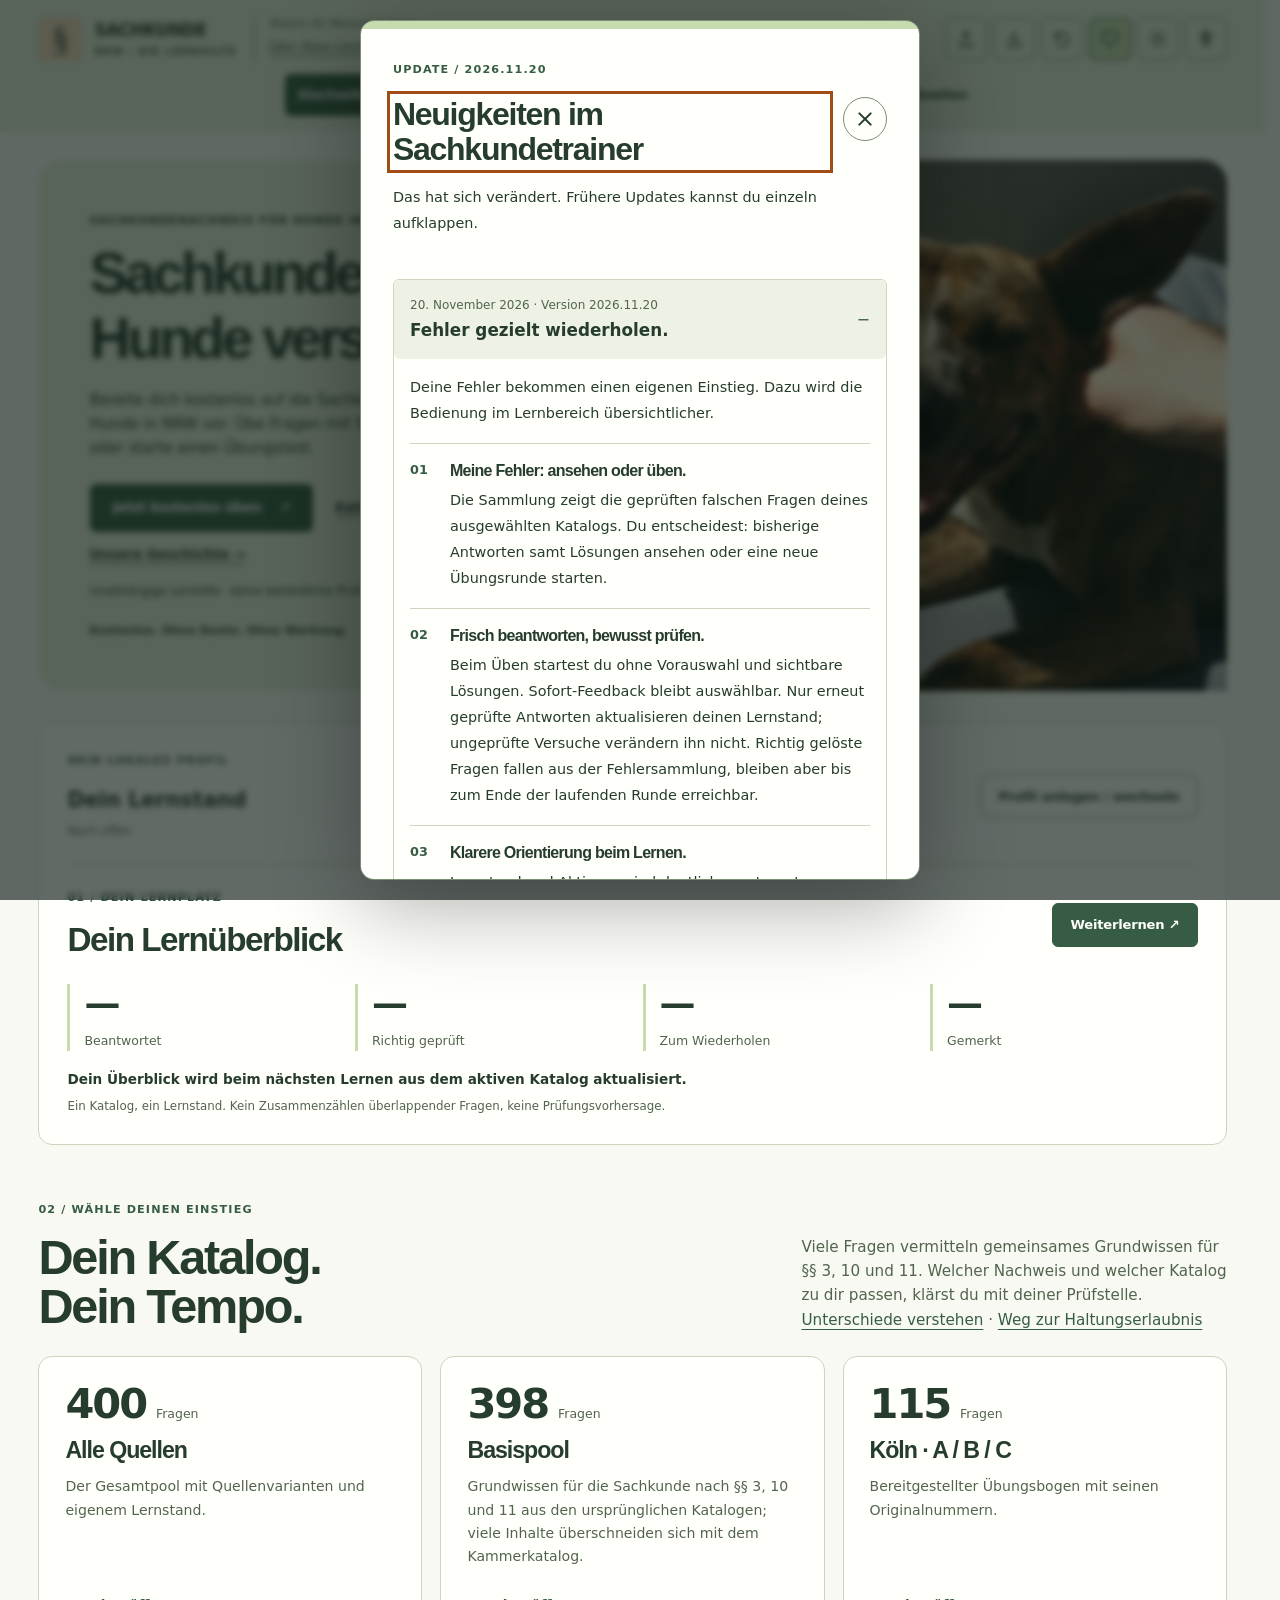
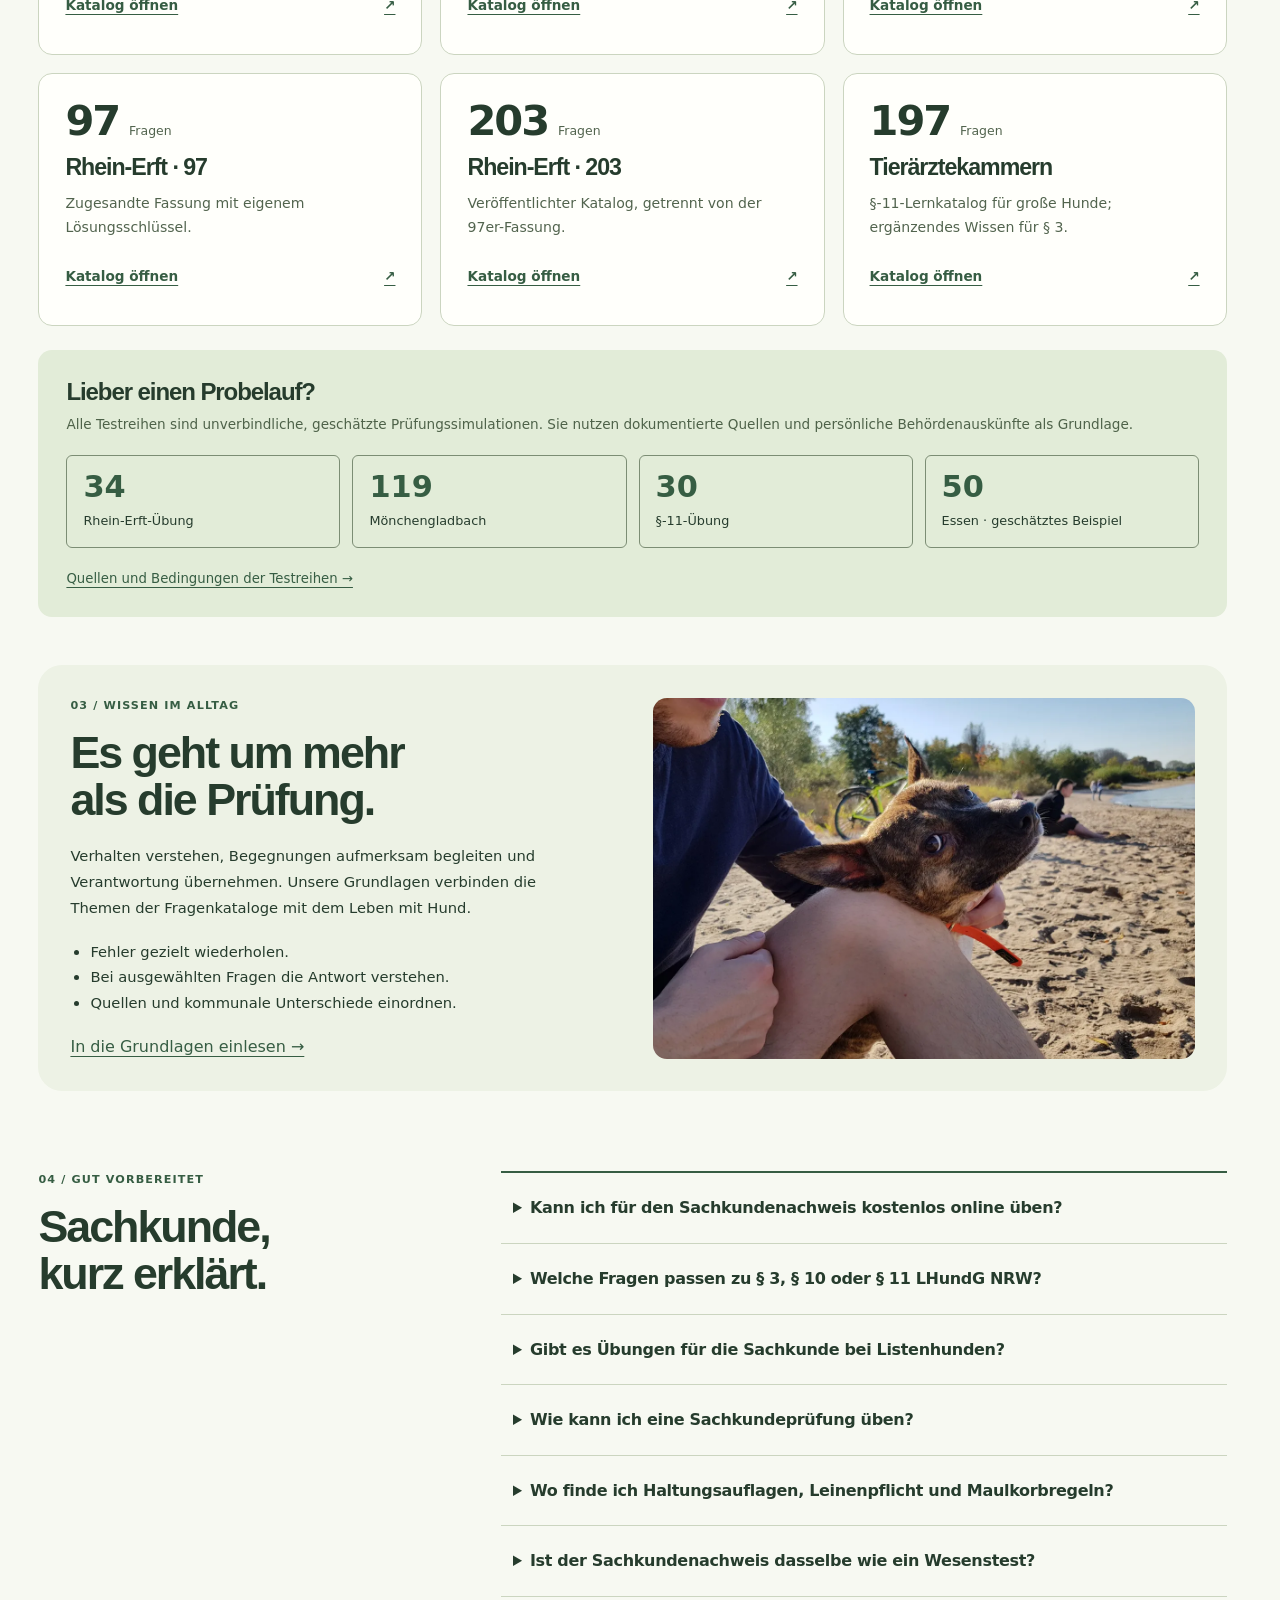
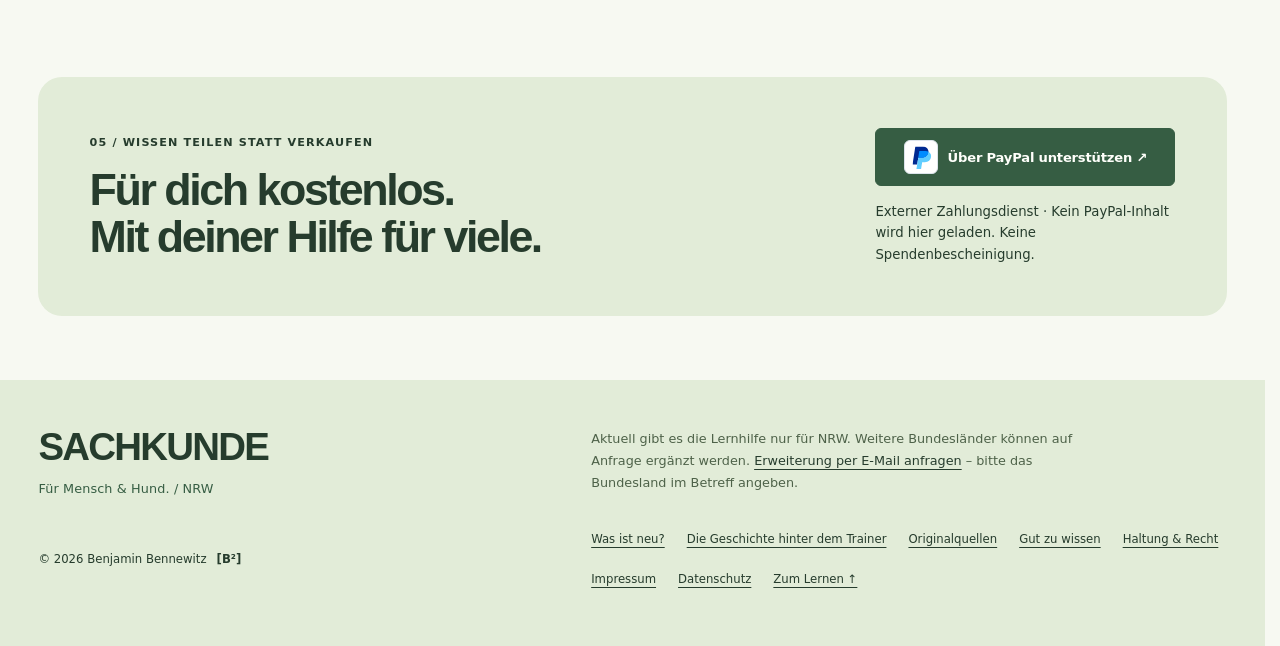
<file: index.html>
<!doctype html>
<html lang="de">

<head>
  <meta charset="utf-8">
  <meta name="viewport" content="width=device-width, initial-scale=1">
  <meta name="color-scheme" content="light dark">
  <meta name="theme-color" content="#1d4233">
  <meta name="robots" content="index,follow">
  <title>Sachkundenachweis Hund NRW – kostenlos üben</title>
  <meta name="description"
    content="Übe kostenlos für den Sachkundenachweis für Hunde in NRW. Mit Fragenkatalogen, Sofort-Feedback und Übungstests. Ohne Anmeldung und ohne Werbung.">

  <meta property="og:type" content="website">
  <meta property="og:locale" content="de_DE">
  <meta property="og:title" content="Sachkundenachweis Hund NRW – kostenlos üben">
  <meta property="og:description"
    content="Übe kostenlos für den Sachkundenachweis für Hunde in NRW. Mit Fragenkatalogen, Sofort-Feedback und Übungstests. Ohne Anmeldung und ohne Werbung.">

  <meta name="twitter:card" content="summary">
  <link rel="icon" href="favicon.svg" type="image/svg+xml" sizes="any">
  <link rel="icon" href="favicon.png" type="image/png" sizes="96x96">
  <link rel="shortcut icon" href="favicon.ico" type="image/x-icon">
  <link rel="preload" href="templates/site-header.html" as="fetch" crossorigin>
  <script src="scripts/ui/accessibility-state.js?v=56"></script>
  <script src="scripts/ui/theme.js?v=38"></script>
  <link rel="stylesheet" href="styles/tokens.css?v=62">
  <link rel="stylesheet" href="styles/interface.css?v=50">
  <link rel="stylesheet" href="styles/navigation.css?v=72">
  <link rel="stylesheet" href="styles/character.css?v=63">
  <link rel="stylesheet" href="styles/editorial-identity.css?v=62">
  <link rel="stylesheet" href="styles/accessibility.css?v=58">
  <link rel="stylesheet" href="styles/page-tools.css?v=70">
  <link rel="stylesheet" href="styles/learner-profiles.css?v=64">
  <link rel="stylesheet" href="styles/magazine.css?v=79">
  <link rel="stylesheet" href="styles/learning-overview.css?v=57">


  <link rel="stylesheet" href="styles/foundations.css?v=62">
  <script
    type="application/ld+json">{"@context":"https://schema.org","@type":"WebApplication","name":"Hunde-Sachkundetrainer NRW","applicationCategory":"EducationalApplication","operatingSystem":"Webbrowser","inLanguage":"de","isAccessibleForFree":true,"offers":{"@type":"Offer","price":"0","priceCurrency":"EUR"},"description":"Sachkundenachweis für Hunde in NRW: kostenlos online üben, mit Fragenkatalogen, Sofort-Feedback und Testreihen. Ohne Anmeldung, mit Originalquellen.","url":"https://hunde-sachkundetrainer.de/nrw/"}</script>




  <link rel="canonical" href="https://hunde-sachkundetrainer.de/nrw/">
  <meta property="og:url" content="https://hunde-sachkundetrainer.de/nrw/">
</head>

<body>
  <a class="skip-link" href="lernen.html#trainer">Zum Lerntrainer</a>
  <header class="site-header wrap" data-layout-src="templates/site-header.html" id="geschichte">
    <a href="lernen.html#trainer">Zum Lerntrainer</a>
  </header>
  <main>
    <!-- BLOCK START: Einstieg für Mensch und Hund -->
    <section class="hero hero--companion wrap" aria-labelledby="heroTitle">
      <div class="hero-copy">
        <p class="eyebrow">Sachkundenachweis für Hunde in NRW</p>
        <h1 id="heroTitle">Sachkunde lernen.<span>Hunde verstehen.</span></h1>
        <p class="hero-intro">Bereite dich kostenlos auf die Sachkundeprüfung für Hunde in NRW vor. Übe Fragen
          mit Sofort-Feedback oder starte einen Übungstest.</p>
        <div class="hero-links">
          <a class="primary button" href="lernen.html#trainer">Jetzt kostenlos üben <span aria-hidden="true">↗</span></a>
          <a href="#kataloge">Katalog wählen →</a>
          <a href="#geschichte" data-open-story aria-haspopup="dialog">Unsere Geschichte →</a>
        </div>
        <p class="hero-warning">Unabhängige Lernhilfe · keine behördliche Prüfung oder Bescheinigung.</p>
        <p class="hero-principles">Kostenlos. Ohne Konto. Ohne Werbung.</p>
      </div>
      <figure class="companion">
        <div class="companion-image">
          <img src="assets/public/huendin-sonne.webp" width="1100" height="1467"
            alt="Meine gestromte Hündin genießt Streicheleinheiten in der Sonne."
            fetchpriority="high" decoding="async">
        </div>

      </figure>
    </section>
    <!-- BLOCK END: Einstieg für Mensch und Hund -->
    <!--legal-disclaimer:start--><!--legal-disclaimer:end-->
    <!-- BLOCK START: Persönlicher Lernüberblick -->
    <section id="trainer" class="learning-overview wrap" aria-labelledby="trainerTitle">
      <!-- BLOCK START: Lokale Personenprofile -->
      <div class="learner-bar">
        <div><p class="eyebrow">Dein lokales Profil</p><strong data-learner-name>Dein Lernstand</strong>
          <span class="microcopy" data-learner-goal>Noch offen</span></div>
        <button class="secondary" type="button" data-open-learners aria-haspopup="dialog">Profil anlegen / wechseln</button>
      </div>
      <!-- BLOCK END: Lokale Personenprofile -->
      <div id="learningOverview">
        <div class="overview-heading"><div><p class="eyebrow">01 / Dein Lernplatz</p>
          <h2 id="trainerTitle" data-overview-title>Dein Lernüberblick</h2></div>
          <a class="primary button" href="lernen.html" data-overview-continue>Weiterlernen ↗</a></div>
        <dl class="overview-kpis">
          <div><dt>Beantwortet</dt><dd data-overview="answered">—</dd></div>
          <div><dt>Richtig geprüft</dt><dd data-overview="correct">—</dd></div>
          <div><dt>Zum Wiederholen</dt><dd data-overview="wrong">—</dd></div>
          <div><dt>Gemerkt</dt><dd data-overview="bookmarked">—</dd></div>
        </dl>
        <p class="overview-note" data-overview-note>Dein Überblick wird beim nächsten Lernen aktualisiert.</p>
        <p class="microcopy">Ein Katalog, ein Lernstand. Kein Zusammenzählen überlappender Fragen, keine Prüfungsvorhersage.</p>
      </div>
    </section>
    <!-- BLOCK END: Persönlicher Lernüberblick -->
    <!-- BLOCK START: Vergleich der lokalen Personenprofile -->
    <section class="profile-comparison wrap" aria-labelledby="comparisonTitle" hidden>
      <div class="overview-heading"><h2 id="comparisonTitle">Gemeinsam lernen.</h2>
        <p class="microcopy">Vergleicht denselben Katalog und die Zahl geprüfter Fragen. Unterschiedliche Kataloge sind nicht direkt vergleichbar.</p></div>
      <div class="profile-comparison-grid" data-profile-comparison></div>
    </section>
    <!-- BLOCK END: Vergleich der lokalen Personenprofile -->
    <!-- BLOCK START: Direkte Katalog- und Testauswahl -->
    <section id="kataloge" class="catalogue-section wrap" aria-labelledby="cataloguesTitle">
      <div class="catalogue-heading"><div><p class="eyebrow">02 / Wähle deinen Einstieg</p>
        <h2 id="cataloguesTitle">Dein Katalog.<br>Dein Tempo.</h2></div>
        <p>Viele Fragen vermitteln gemeinsames Grundwissen für §§ 3, 10 und 11. Welcher Nachweis und welcher Katalog
          zu dir passen, klärst du mit deiner Prüfstelle. <a href="hundewissen.html#sachkunde">Unterschiede verstehen</a> ·
          <a href="hundewissen.html#vorbereitung">Weg zur Haltungserlaubnis</a></p></div>
      <div class="catalogue-grid">
        <article class="catalogue-card" data-catalogue-mode="all" data-question-count="400">
          <p class="catalogue-count"><strong>400</strong> Fragen</p>
          <h3>Alle Quellen</h3><p>Der Gesamtpool mit Quellenvarianten und eigenem Lernstand.</p>
          <a href="lernen.html?mode=all" data-catalogue-start>Katalog öffnen <span aria-hidden="true">↗</span></a>
        </article>
        <article class="catalogue-card" data-catalogue-mode="mg" data-question-count="398">
          <p class="catalogue-count"><strong>398</strong> Fragen</p>
          <h3>Basispool</h3><p>Grundwissen für die Sachkunde nach §§ 3, 10 und 11 aus den ursprünglichen Katalogen; viele Inhalte überschneiden sich mit dem Kammerkatalog.</p>
          <a href="lernen.html?mode=mg" data-catalogue-start>Katalog öffnen <span aria-hidden="true">↗</span></a>
        </article>
        <article class="catalogue-card" data-catalogue-mode="koeln" data-question-count="115">
          <p class="catalogue-count"><strong>115</strong> Fragen</p>
          <h3>Köln · A / B / C</h3><p>Bereitgestellter Übungsbogen mit seinen Originalnummern.</p>
          <a href="lernen.html?mode=koeln" data-catalogue-start>Katalog öffnen <span aria-hidden="true">↗</span></a>
        </article>
        <article class="catalogue-card" data-catalogue-mode="rhein97" data-question-count="97">
          <p class="catalogue-count"><strong>97</strong> Fragen</p>
          <h3>Rhein-Erft · 97</h3><p>Zugesandte Fassung mit eigenem Lösungsschlüssel.</p>
          <a href="lernen.html?mode=rhein97" data-catalogue-start>Katalog öffnen <span aria-hidden="true">↗</span></a>
        </article>
        <article class="catalogue-card" data-catalogue-mode="legacy203" data-question-count="203">
          <p class="catalogue-count"><strong>203</strong> Fragen</p>
          <h3>Rhein-Erft · 203</h3><p>Veröffentlichter Katalog, getrennt von der 97er-Fassung.</p>
          <a href="lernen.html?mode=legacy203" data-catalogue-start>Katalog öffnen <span aria-hidden="true">↗</span></a>
        </article>
        <article class="catalogue-card" data-catalogue-mode="kammer197" data-question-count="197">
          <p class="catalogue-count"><strong>197</strong> Fragen</p>
          <h3>Tierärztekammern</h3><p>§-11-Lernkatalog für große Hunde; ergänzendes Wissen für § 3.</p>
          <a href="lernen.html?mode=kammer197" data-catalogue-start>Katalog öffnen <span aria-hidden="true">↗</span></a>
        </article>
      </div>
      <div class="test-launcher" aria-labelledby="quickTestsTitle">
        <div><h3 id="quickTestsTitle">Lieber einen Probelauf?</h3>
          <p>Alle Testreihen sind unverbindliche, geschätzte Prüfungssimulationen. Sie nutzen dokumentierte Quellen und persönliche Behördenauskünfte als Grundlage.</p></div>
        <div class="test-shortcuts">
          <a href="lernen.html?mode=exam34"><strong>34</strong><span>Rhein-Erft-Übung</span></a>
          <a href="lernen.html?mode=mgexam"><strong>119</strong><span>Mönchengladbach</span></a>
          <a href="lernen.html?mode=exam11"><strong>30</strong><span>§-11-Übung</span></a>
          <a href="lernen.html?mode=essenexam"><strong>50</strong><span>Essen · geschätztes Beispiel</span></a>
        </div>
        <a href="gut-zu-wissen.html#testreihen">Quellen und Bedingungen der Testreihen →</a>
      </div>
    </section>
    <!-- BLOCK END: Direkte Katalog- und Testauswahl -->
    <!-- BLOCK START: Bildabschnitt und Lernwege -->
    <section class="learning-story wrap" aria-labelledby="learningStoryTitle">
      <div><p class="eyebrow">03 / Wissen im Alltag</p>
        <h2 id="learningStoryTitle">Es geht um mehr<br>als die Prüfung.</h2>
        <p>Verhalten verstehen, Begegnungen aufmerksam begleiten und Verantwortung übernehmen.
          Unsere Grundlagen verbinden die Themen der Fragenkataloge mit dem Leben mit Hund.</p>
        <ul><li>Fehler gezielt wiederholen.</li><li>Bei ausgewählten Fragen die Antwort verstehen.</li>
          <li>Quellen und kommunale Unterschiede einordnen.</li></ul>
        <a href="grundlagen.html">In die Grundlagen einlesen →</a></div>
      <figure><img src="assets/public/huendin-miteinander.webp" width="1200" height="900"
          alt="Meine Hündin bei mir auf dem Schoß am Strand."
          loading="lazy" decoding="async"></figure>
    </section>
    <!-- BLOCK END: Bildabschnitt und Lernwege -->
    <section class="info-section wrap" aria-labelledby="trainerFaqTitle">
      <div class="section-intro">
        <p class="eyebrow">04 / Gut vorbereitet</p>
        <h2 id="trainerFaqTitle">Sachkunde,<br>kurz erklärt.</h2>
      </div>
      <div class="faq-grid" data-exclusive-details>
        <details name="trainer-faq">
          <summary>Kann ich für den Sachkundenachweis kostenlos online üben?</summary>
          <p>Ja. Alle Fragenkataloge und Testreihen sind kostenlos und ohne Anmeldung nutzbar. Du kannst
            mit Sofort-Feedback lernen, Fragen merken und Fehler wiederholen. Dein Lernstand bleibt in diesem Browser.
            Der Trainer ist eine unabhängige Lernhilfe und stellt keinen Sachkundenachweis aus.</p>
        </details>
        <details name="trainer-faq">
          <summary>Welche Fragen passen zu § 3, § 10 oder § 11 LHundG NRW?</summary>
          <p>Die Lernbereiche bleiben nach Quellen getrennt: Rhein-Erft enthält Fragen für § 3 / § 10,
            der Katalog der Tierärztekammern ist für große Hunde nach § 11 vorgesehen. Welche Bescheinigung und
            Prüfung du brauchst, klärst du bei deiner zuständigen Stelle.
            <a href="gut-zu-wissen.html#testreihen">Die Testreihen und ihre Unterschiede</a>.
          </p>
        </details>
        <details name="trainer-faq">
          <summary>Gibt es Übungen für die Sachkunde bei Listenhunden?</summary>
          <p>Der Basispool verbindet Verhalten, Erziehung, Gesundheit und rechtliche Grundlagen. Viele dieser Themen sind für die Sachkunde nach §§ 3, 10 und 11 relevant.
            Die Einstufung eines Hundes und die Anforderungen an seine Haltung sind davon getrennte Fragen.
            <a href="hundewissen.html#einstufung">Was „Listenhund“ in NRW bedeutet</a>.
          </p>
        </details>
        <details name="trainer-faq">
          <summary>Wie kann ich eine Sachkundeprüfung üben?</summary>
          <p>Wähle ein Profil mit 34, 119, 30 oder 50 Fragen. Alle Testreihen sind unverbindliche,
            geschätzte Prüfungssimulationen. Grundlage sind offizielle Fragenkataloge und veröffentlichte Angaben
            sowie persönliche Antworten der jeweiligen Ämter und Prüfstellen. Daraus leiten wir eine mögliche
            Übungssituation ab; Auswahl, Ablauf und Wertung bilden keine amtliche Prüfung verbindlich nach.
            Beim Essen-Beispiel kommen ausdrücklich gekennzeichnete eigene Rechtsfragen hinzu.
            <a href="gut-zu-wissen.html#testreihen">Testprofile und Annahmen ansehen</a>.</p>
        </details>
        <details name="trainer-faq">
          <summary>Wo finde ich Haltungsauflagen, Leinenpflicht und Maulkorbregeln?</summary>
          <p>Auf <a href="hundewissen.html">„Haltung &amp; Recht“</a> findest du eine erste Einordnung zu Hundehaltung und Sachkunde in NRW
            mit Behördenquellen und Rechtstexten. Verbindliche Auskunft zu deinem Hund gibt die zuständige Behörde.
            <a href="hundewissen.html#vorbereitung">Haltungsauflagen und zuständige Stellen</a>.
          </p>
        </details>
        <details name="trainer-faq">
          <summary>Ist der Sachkundenachweis dasselbe wie ein Wesenstest?</summary>
          <p>Nein. Sachkunde betrifft die Kenntnisse des Menschen; bei einer Verhaltensprüfung geht es
            um den Hund und die führende Person. Ein Übungsergebnis hier ersetzt weder diese Prüfung noch eine
            behördliche Entscheidung. <a href="hundewissen.html#verhalten">Wesenstest und Verhaltensprüfung
              einordnen</a>.</p>
        </details>
      </div>
    </section>
    <section class="support-section wrap">
      <div>
        <p class="eyebrow">05 / Wissen teilen statt verkaufen</p>
        <h2>Für dich kostenlos.<br>Mit deiner Hilfe für viele.</h2>
      </div>
      <div class="support-action"><a data-paypal class="primary button" href="#" rel="noopener noreferrer external"
          target="_blank" hidden>Über PayPal unterstützen ↗</a>
        <p data-support-pending class="microcopy">Eine freiwillige Unterstützung per PayPal wird vorbereitet.</p>
        <p class="microcopy">Externer Zahlungsdienst · Kein PayPal-Inhalt wird hier geladen. Keine Spendenbescheinigung.
        </p>
      </div>
    </section>
  </main>
  <footer class="site-footer wrap" data-layout-src="templates/site-footer.html">
    <nav aria-label="Rechtliches"><a href="impressum.html">Impressum</a><a href="datenschutz.html">Datenschutz</a></nav>
  </footer>
  <noscript>
    <p class="wrap context-note">Der interaktive Trainer benötigt JavaScript. Die <a
        href="quellen.html">Originalquellen</a> kannst du auch ohne JavaScript öffnen.</p>
  </noscript>
  <script src="scripts/ui/learner-state.js?v=64" defer></script>
  <script src="scripts/ui/learning-overview.js?v=64" defer></script>
  <script src="scripts/ui/learning-entry.js?v=55" defer></script>
  <script src="scripts/ui/include.js?v=1" defer></script>
  <script src="scripts/site-config.js?v=38" defer></script>
  <script src="scripts/ui/shared.js?v=67" defer></script>
  <script src="scripts/ui/modal.js?v=67" defer></script>
  <script src="scripts/ui/story.js?v=63" defer></script>
  <script src="scripts/ui/toast-item.js?v=67" defer></script>
  <script src="scripts/ui/toasts.js?v=38" defer></script>
  <script src="scripts/ui/support.js?v=38" defer></script>
  <script src="scripts/ui/navigation.js?v=69" defer></script>
  <script src="scripts/ui/accessibility-speech.js?v=55" defer></script>
  <script src="scripts/ui/accessibility-panel.js?v=58" defer></script>
  <script src="scripts/ui/release.js?v=79" defer></script>
  <script src="scripts/ui/page-tools.js?v=70" defer></script>
  <script src="scripts/ui/learner-panel.js?v=64" defer></script>
  <script src="scripts/ui/common.js?v=64" defer></script>
  <script src="scripts/ui/select-view.js?v=55" defer></script>
  <script src="scripts/ui/select-keyboard.js?v=38" defer></script>
  <script src="scripts/ui/select.js?v=38" defer></script>
  <script src="scripts/ui/controls.js?v=67" defer></script>
</body>

</html>
</file>
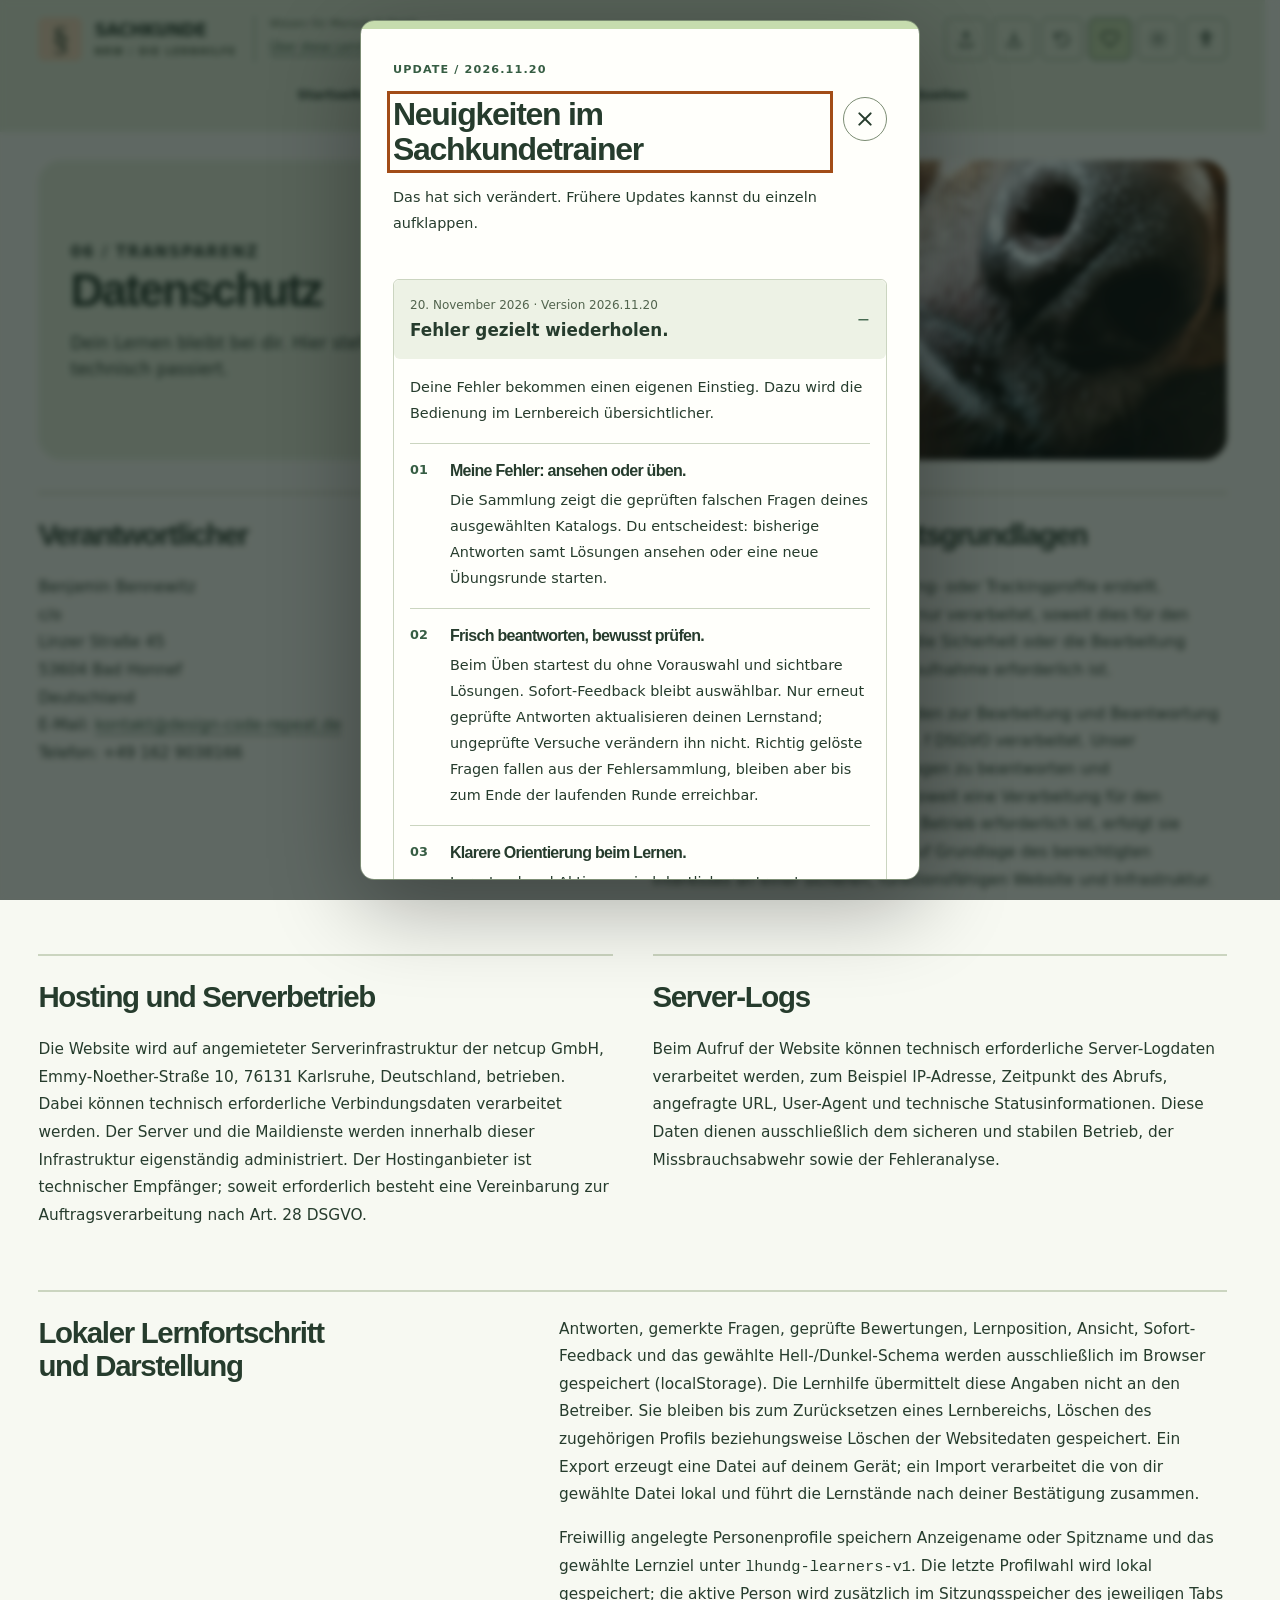
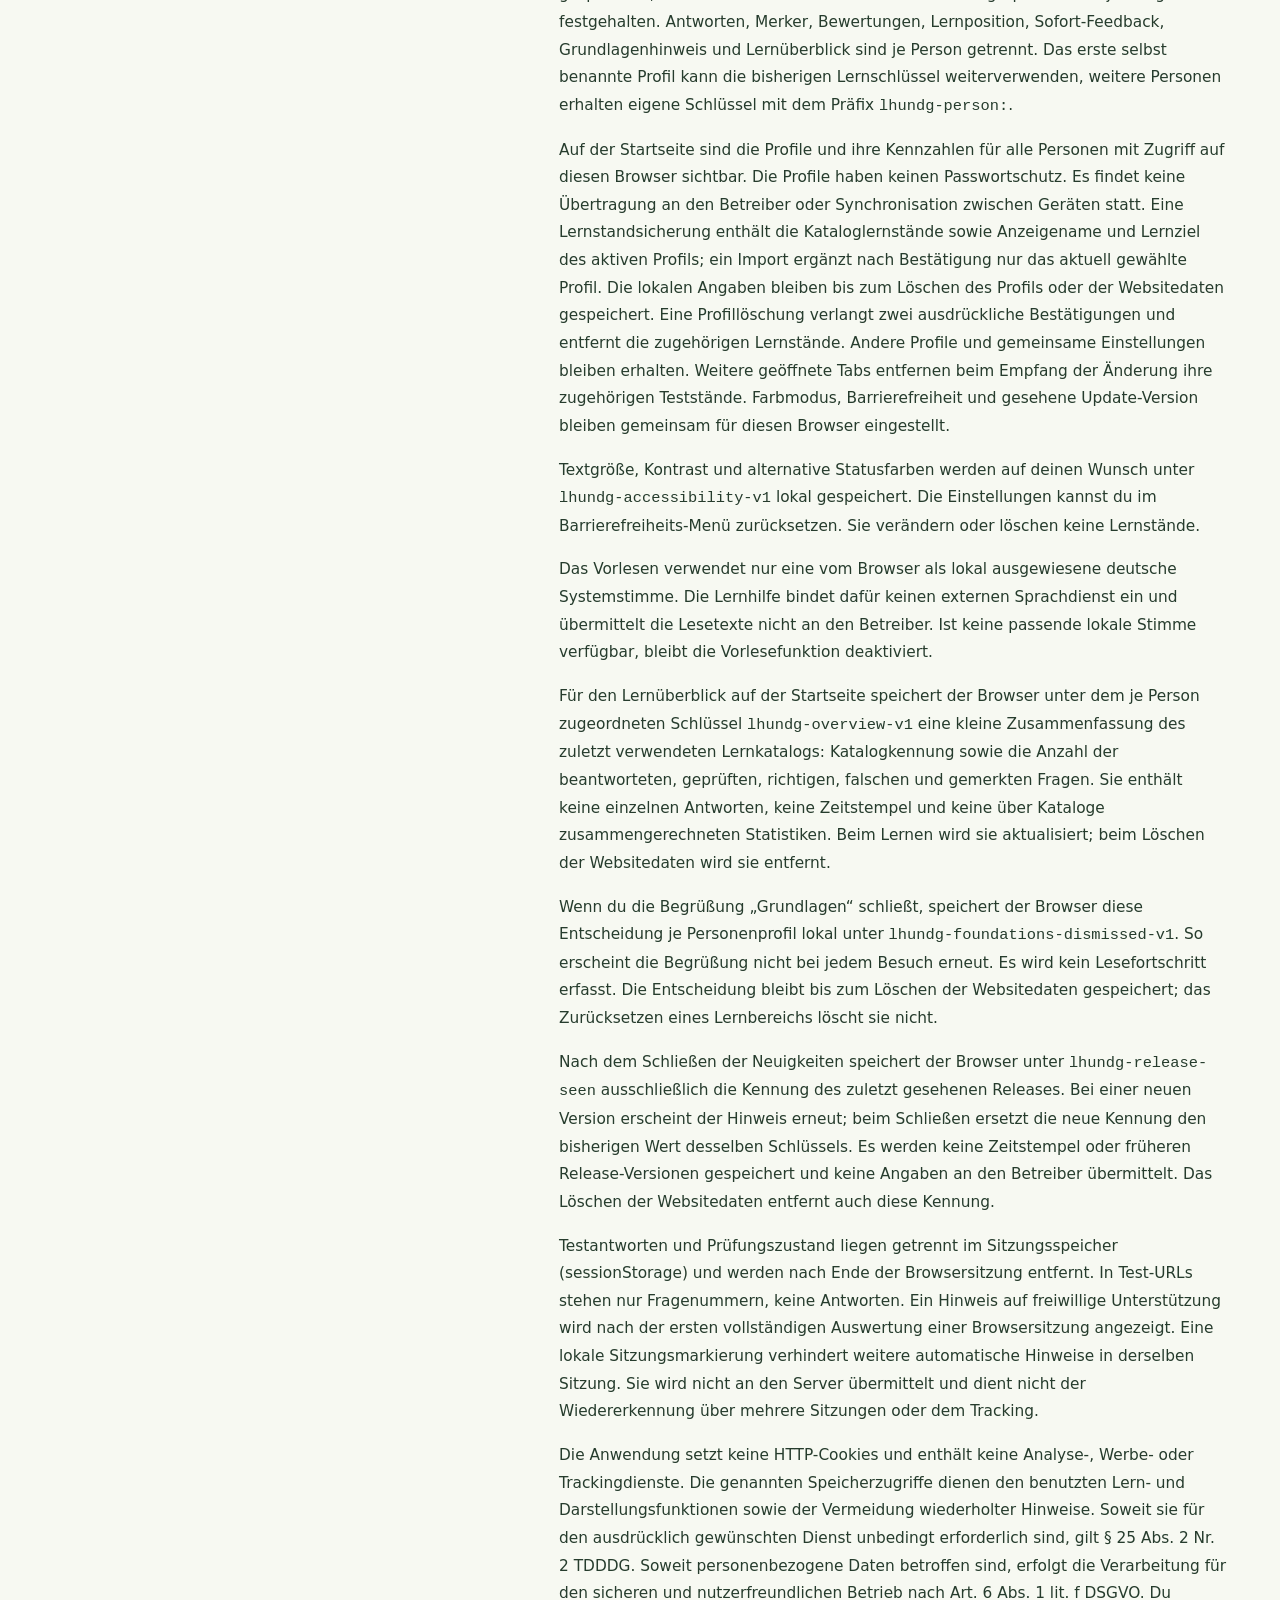
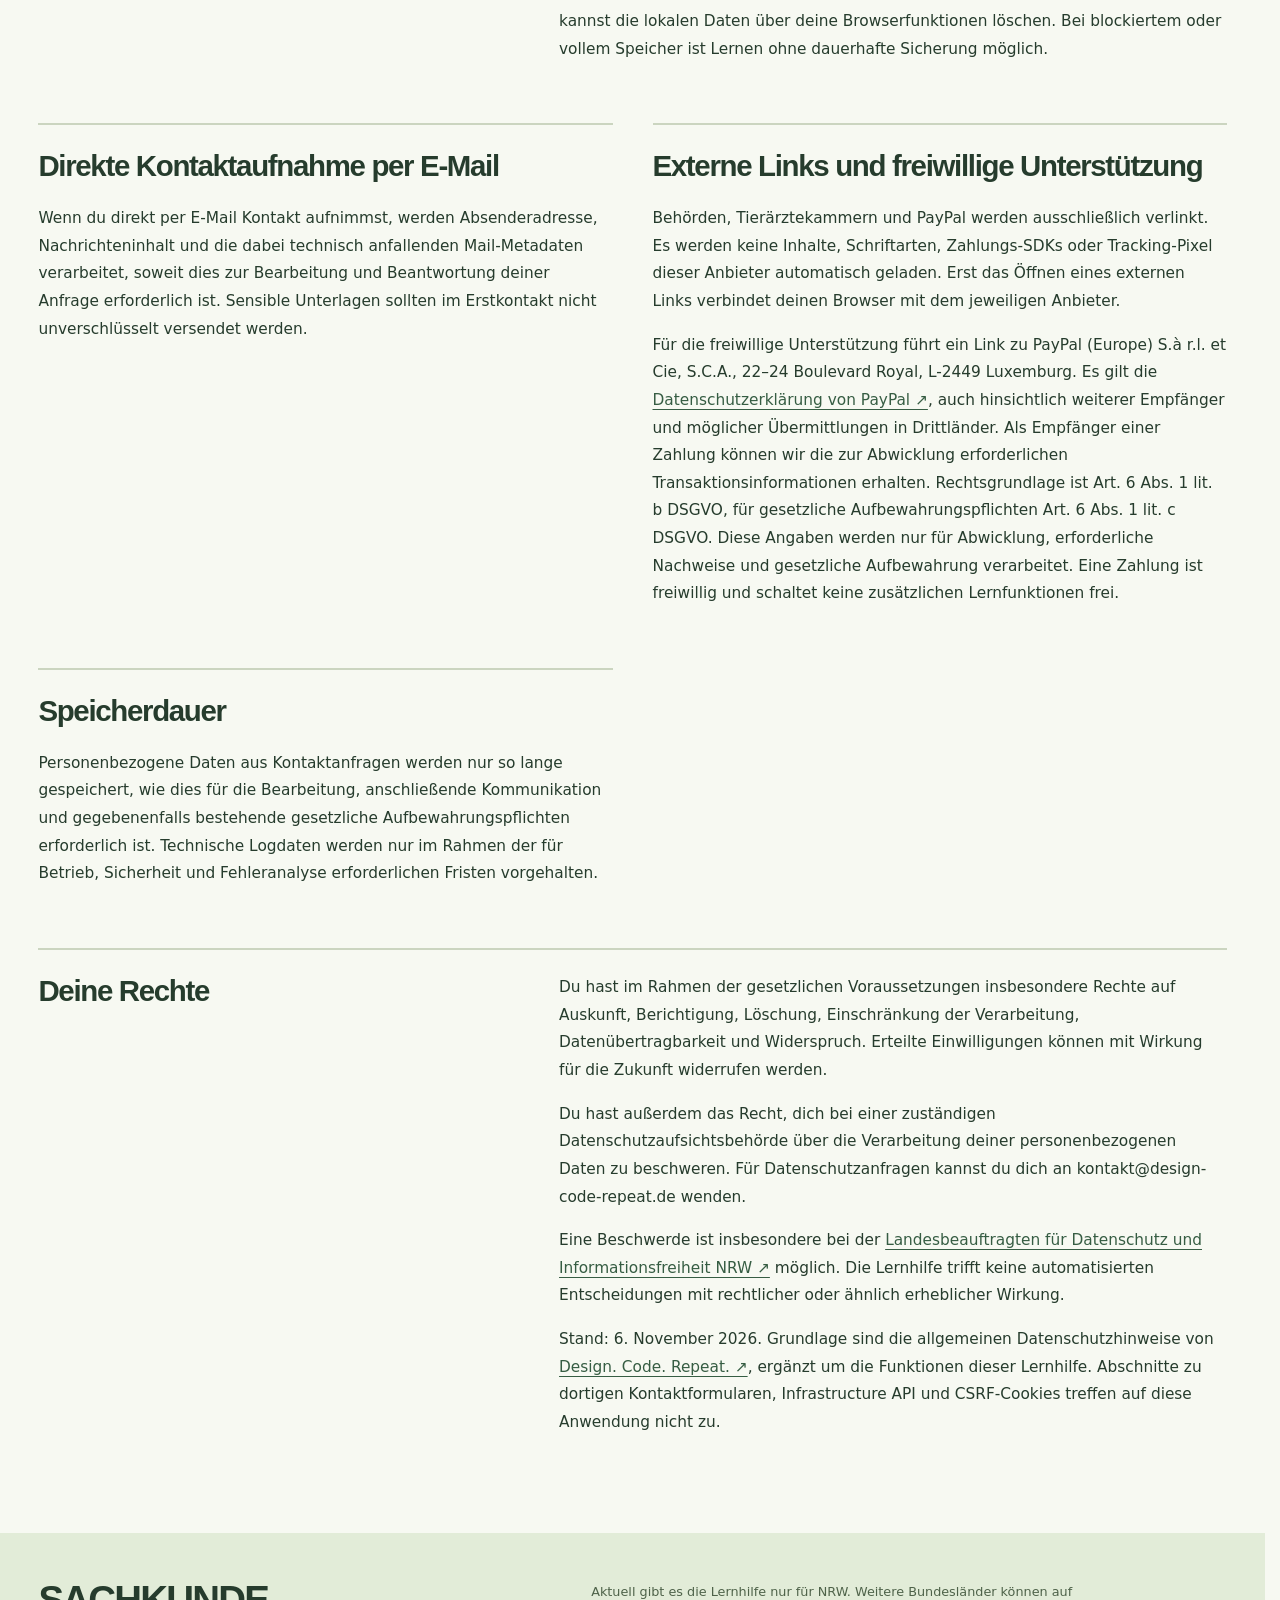
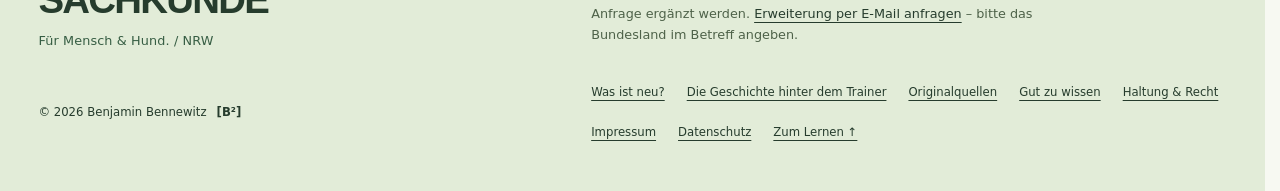
<file: datenschutz.html>
<!doctype html>
<html lang="de">

<head>
  <meta charset="utf-8">
  <meta name="viewport" content="width=device-width, initial-scale=1">
  <meta name="color-scheme" content="light dark">
  <meta name="robots" content="index,follow">
  <title>Datenschutz | Sachkunde NRW</title>
  <meta name="description"
    content="Datenschutzhinweise der kostenlosen NRW-Lernhilfe: Hosting, lokale Lernstände, E-Mail-Kontakt und PayPal.">
  <link rel="canonical" href="https://hunde-sachkundetrainer.de/nrw/datenschutz.html">
  <meta property="og:type" content="website">
  <meta property="og:locale" content="de_DE">
  <meta property="og:title" content="Datenschutz | Sachkunde NRW">
  <meta property="og:description"
    content="Datenschutzhinweise der kostenlosen NRW-Lernhilfe: Hosting, lokale Lernstände, E-Mail-Kontakt und PayPal.">
  <meta property="og:url" content="https://hunde-sachkundetrainer.de/nrw/datenschutz.html">
  <link rel="icon" href="favicon.svg" type="image/svg+xml" sizes="any">
  <link rel="icon" href="favicon.png" type="image/png" sizes="96x96">
  <link rel="shortcut icon" href="favicon.ico" type="image/x-icon">
  <link rel="preload" href="templates/site-header.html" as="fetch" crossorigin>
  <script src="scripts/ui/accessibility-state.js?v=56"></script>
  <script src="scripts/ui/theme.js?v=38"></script>
  <link rel="stylesheet" href="styles/tokens.css?v=62">
  <link rel="stylesheet" href="styles/interface.css?v=50">
  <link rel="stylesheet" href="styles/navigation.css?v=72">
  <link rel="stylesheet" href="styles/character.css?v=63">
  <link rel="stylesheet" href="styles/editorial-identity.css?v=62">
  <link rel="stylesheet" href="styles/accessibility.css?v=58">
  <link rel="stylesheet" href="styles/page-tools.css?v=70">
  <link rel="stylesheet" href="styles/magazine.css?v=79">

</head>

<body><a class="skip-link" href="#inhalt">Zum Inhalt</a>
  <header class="site-header wrap" data-layout-src="templates/site-header.html">
    <a href="./">Startseite</a>
  </header>
  <main id="inhalt" class="prose wrap magazine" tabindex="-1">
    <!-- BLOCK START: Seitenauftakt -->
    <header class="page-masthead page-masthead--magazine">
      <div class="masthead-copy">
        <p class="eyebrow">06 / Transparenz</p>
        <h1>Datenschutz</h1>
        <p class="masthead-deck">Dein Lernen bleibt bei dir. Hier steht, was technisch passiert.</p>
      </div>
      <figure class="masthead-image"><img src="assets/public/huendin-nase.webp" width="1100" height="825"
          alt="Nahaufnahme der Nase der Hündin." loading="eager" fetchpriority="high" decoding="async"></figure>
    </header>
    <!-- BLOCK END: Seitenauftakt -->
    <!-- BLOCK START: Magazinkapitel -->
    <div class="magazine-body">
      <div class="editorial-chapter">
        <h2>Verantwortlicher</h2>
        <p>Benjamin Bennewitz<br>c/o<br>Linzer Straße 45<br>53604 Bad Honnef<br>Deutschland<br>E-Mail: <a
            href="mailto:kontakt@design-code-repeat.de">kontakt@design-code-repeat.de</a><br>Telefon: +49 162 9038166
        </p>
      </div>
      <div class="editorial-chapter">
        <h2>Grundsatz und Rechtsgrundlagen</h2>
        <p>Es werden keine Analyse-, Marketing- oder Trackingprofile erstellt. Personenbezogene Daten werden nur
          verarbeitet, soweit dies für den technischen Betrieb der Website, die Sicherheit oder die Bearbeitung einer
          von
          dir ausgelösten Kontaktaufnahme erforderlich ist.</p>
        <p>Kontaktanfragen zur Lernhilfe werden zur Bearbeitung und Beantwortung auf Grundlage von Art. 6 Abs. 1 lit. f
          DSGVO verarbeitet. Unser berechtigtes Interesse ist es, Anfragen zu beantworten und Übertragungsfehler zu
          beheben.
          Soweit eine Verarbeitung für den sicheren und stabilen technischen Betrieb erforderlich ist, erfolgt sie gemäß
          Art. 6 Abs. 1 lit. f DSGVO auf Grundlage des berechtigten Interesses an einer sicheren, funktionsfähigen
          Website
          und Infrastruktur.</p>
      </div>
      <div class="editorial-chapter">
        <h2>Hosting und Serverbetrieb</h2>
        <p>Die Website wird auf angemieteter Serverinfrastruktur der netcup GmbH, Emmy-Noether-Straße 10, 76131
          Karlsruhe,
          Deutschland, betrieben. Dabei können technisch erforderliche Verbindungsdaten verarbeitet werden. Der Server
          und
          die Maildienste werden innerhalb dieser Infrastruktur eigenständig administriert. Der Hostinganbieter ist
          technischer Empfänger; soweit erforderlich besteht eine Vereinbarung zur Auftragsverarbeitung nach Art. 28
          DSGVO.
        </p>
      </div>
      <div class="editorial-chapter">
        <h2>Server-Logs</h2>
        <p>Beim Aufruf der Website können technisch erforderliche Server-Logdaten verarbeitet werden, zum Beispiel
          IP-Adresse, Zeitpunkt des Abrufs, angefragte URL, User-Agent und technische Statusinformationen. Diese Daten
          dienen ausschließlich dem sicheren und stabilen Betrieb, der Missbrauchsabwehr sowie der Fehleranalyse. </p>
      </div>
      <div class="editorial-chapter editorial-chapter--full editorial-chapter--split">
        <h2 id="browserspeicher">Lokaler Lernfortschritt und Darstellung</h2>
        <div class="chapter-body">
          <p>Antworten, gemerkte Fragen, geprüfte Bewertungen, Lernposition, Ansicht, Sofort-Feedback und das gewählte
            Hell-/Dunkel-Schema werden ausschließlich im Browser gespeichert (localStorage). Die Lernhilfe übermittelt
            diese
            Angaben nicht an den Betreiber. Sie bleiben bis zum Zurücksetzen eines Lernbereichs, Löschen des zugehörigen
            Profils beziehungsweise Löschen der
            Websitedaten gespeichert. Ein Export erzeugt eine Datei auf deinem Gerät; ein Import verarbeitet die von dir
            gewählte Datei lokal und führt die Lernstände nach deiner Bestätigung zusammen.</p>
          <!-- BLOCK START: Lokale Personenprofile -->
          <p>Freiwillig angelegte Personenprofile speichern Anzeigename oder Spitzname und das gewählte Lernziel unter
            <code>lhundg-learners-v1</code>. Die letzte Profilwahl wird lokal gespeichert; die aktive Person wird
            zusätzlich
            im Sitzungsspeicher des jeweiligen Tabs festgehalten. Antworten, Merker, Bewertungen, Lernposition,
            Sofort-Feedback,
            Grundlagenhinweis und Lernüberblick sind je Person getrennt. Das erste selbst benannte Profil kann die
            bisherigen
            Lernschlüssel weiterverwenden, weitere Personen erhalten eigene Schlüssel mit dem Präfix
            <code>lhundg-person:</code>.
          </p>
          <p>Auf der Startseite sind die Profile und ihre Kennzahlen für alle Personen mit Zugriff auf diesen Browser
            sichtbar.
            Die Profile haben keinen Passwortschutz. Es findet keine Übertragung an den Betreiber oder Synchronisation
            zwischen Geräten statt. Eine Lernstandsicherung enthält die Kataloglernstände sowie Anzeigename und Lernziel
            des aktiven Profils; ein Import ergänzt nach Bestätigung nur das aktuell gewählte Profil. Die lokalen
            Angaben
            bleiben bis zum Löschen des Profils oder der Websitedaten gespeichert. Eine Profillöschung verlangt zwei
            ausdrückliche Bestätigungen und entfernt die zugehörigen Lernstände. Andere Profile und gemeinsame
            Einstellungen
            bleiben erhalten. Weitere geöffnete Tabs entfernen beim Empfang der Änderung ihre zugehörigen Teststände.
            Farbmodus, Barrierefreiheit und gesehene Update-Version
            bleiben gemeinsam für diesen Browser eingestellt.</p>
          <!-- BLOCK END: Lokale Personenprofile -->
          <!-- BLOCK START: Darstellungspräferenzen und lokale Sprachausgabe -->
          <p>Textgröße, Kontrast und alternative Statusfarben werden auf deinen Wunsch
            unter <code>lhundg-accessibility-v1</code> lokal gespeichert. Die Einstellungen kannst du im
            Barrierefreiheits-Menü zurücksetzen. Sie verändern oder löschen keine Lernstände.</p>
          <p>Das Vorlesen verwendet nur eine vom Browser als lokal ausgewiesene deutsche Systemstimme.
            Die Lernhilfe bindet dafür keinen externen Sprachdienst ein und übermittelt die Lesetexte nicht an den
            Betreiber.
            Ist keine passende lokale Stimme verfügbar, bleibt die Vorlesefunktion deaktiviert.</p>
          <p>Für den Lernüberblick auf der Startseite speichert der Browser unter dem je Person zugeordneten Schlüssel
            <code>lhundg-overview-v1</code>
            eine kleine Zusammenfassung des zuletzt verwendeten Lernkatalogs: Katalogkennung sowie die Anzahl der
            beantworteten, geprüften, richtigen, falschen und gemerkten Fragen. Sie enthält keine einzelnen Antworten,
            keine Zeitstempel und keine über Kataloge zusammengerechneten Statistiken. Beim Lernen wird sie
            aktualisiert;
            beim Löschen der Websitedaten wird sie entfernt.</p>
          <!-- BLOCK END: Darstellungspräferenzen und lokale Sprachausgabe -->
          <!-- BLOCK START: Speicherung des Grundlagenhinweises -->
          <p>Wenn du die Begrüßung „Grundlagen“ schließt, speichert der Browser diese Entscheidung je Personenprofil
            lokal unter
            <code>lhundg-foundations-dismissed-v1</code>. So erscheint die Begrüßung nicht bei jedem Besuch erneut. Es
            wird
            kein
            Lesefortschritt erfasst. Die Entscheidung bleibt bis zum Löschen der
            Websitedaten gespeichert; das Zurücksetzen eines Lernbereichs löscht sie nicht.
          </p>
          <!-- BLOCK END: Speicherung des Grundlagenhinweises -->
          <!-- BLOCK START: Gesehene Release-Version -->
          <p>Nach dem Schließen der Neuigkeiten speichert der Browser unter <code>lhundg-release-seen</code>
            ausschließlich die Kennung des zuletzt gesehenen Releases. Bei einer neuen Version erscheint der Hinweis
            erneut;
            beim Schließen ersetzt die neue Kennung den bisherigen Wert desselben Schlüssels. Es werden keine
            Zeitstempel
            oder früheren Release-Versionen gespeichert und keine Angaben an den Betreiber übermittelt. Das Löschen der
            Websitedaten entfernt auch diese Kennung.</p>
          <!-- BLOCK END: Gesehene Release-Version -->
          <p>Testantworten und Prüfungszustand liegen getrennt im Sitzungsspeicher (sessionStorage) und werden nach Ende
            der
            Browsersitzung entfernt. In Test-URLs stehen nur Fragenummern, keine Antworten. Ein Hinweis auf freiwillige
            Unterstützung wird nach der ersten vollständigen Auswertung einer Browsersitzung angezeigt. Eine lokale
            Sitzungsmarkierung verhindert weitere automatische Hinweise in derselben Sitzung. Sie wird nicht an den
            Server
            übermittelt und dient nicht der Wiedererkennung über mehrere Sitzungen oder dem Tracking.</p>
          <p>Die Anwendung setzt keine HTTP-Cookies und enthält keine Analyse-, Werbe- oder Trackingdienste. Die
            genannten
            Speicherzugriffe dienen den benutzten Lern- und Darstellungsfunktionen sowie der Vermeidung wiederholter
            Hinweise.
            Soweit sie für den ausdrücklich gewünschten Dienst unbedingt erforderlich sind, gilt § 25 Abs. 2 Nr. 2
            TDDDG.
            Soweit personenbezogene Daten betroffen sind, erfolgt die Verarbeitung für den sicheren und
            nutzerfreundlichen
            Betrieb nach Art. 6 Abs. 1 lit. f DSGVO. Du kannst die lokalen Daten über deine Browserfunktionen löschen.
            Bei
            blockiertem oder vollem Speicher ist Lernen ohne dauerhafte Sicherung möglich.</p>
        </div>
      </div>
      <div class="editorial-chapter">
        <h2>Direkte Kontaktaufnahme per E-Mail</h2>
        <p>Wenn du direkt per E-Mail Kontakt aufnimmst, werden Absenderadresse, Nachrichteninhalt und die dabei
          technisch
          anfallenden Mail-Metadaten verarbeitet, soweit dies zur Bearbeitung und Beantwortung deiner Anfrage
          erforderlich
          ist. Sensible Unterlagen sollten im Erstkontakt nicht unverschlüsselt versendet werden.</p>
      </div>
      <div class="editorial-chapter">
        <h2>Externe Links und freiwillige Unterstützung</h2>
        <p>Behörden, Tierärztekammern und PayPal werden ausschließlich verlinkt. Es werden keine Inhalte, Schriftarten,
          Zahlungs-SDKs oder Tracking-Pixel dieser Anbieter automatisch geladen. Erst das Öffnen eines externen Links
          verbindet deinen Browser mit dem jeweiligen Anbieter.</p>
        <p>Für die freiwillige Unterstützung führt ein Link zu PayPal (Europe) S.à r.l. et Cie, S.C.A., 22–24 Boulevard
          Royal, L-2449 Luxemburg. Es gilt die <a href="https://www.paypal.com/de/legalhub/paypal/privacy-full"
            target="_blank" rel="noopener noreferrer external">Datenschutzerklärung von PayPal ↗</a>, auch hinsichtlich
          weiterer Empfänger und möglicher Übermittlungen in Drittländer. Als Empfänger einer Zahlung können wir die zur
          Abwicklung erforderlichen Transaktionsinformationen erhalten. Rechtsgrundlage ist Art. 6 Abs. 1 lit. b DSGVO,
          für
          gesetzliche Aufbewahrungspflichten Art. 6 Abs. 1 lit. c DSGVO. Diese Angaben werden nur für Abwicklung,
          erforderliche Nachweise und gesetzliche Aufbewahrung verarbeitet. Eine Zahlung ist freiwillig und schaltet
          keine
          zusätzlichen Lernfunktionen frei.</p>
      </div>
      <div class="editorial-chapter">
        <h2>Speicherdauer</h2>
        <p>Personenbezogene Daten aus Kontaktanfragen werden nur so lange gespeichert, wie dies für die Bearbeitung,
          anschließende Kommunikation und gegebenenfalls bestehende gesetzliche Aufbewahrungspflichten erforderlich ist.
          Technische Logdaten werden nur im Rahmen der für Betrieb, Sicherheit und Fehleranalyse erforderlichen Fristen
          vorgehalten.</p>
      </div>
      <div class="editorial-chapter editorial-chapter--full editorial-chapter--split">
        <h2>Deine Rechte</h2>
        <div class="chapter-body">
          <p>Du hast im Rahmen der gesetzlichen Voraussetzungen insbesondere Rechte auf Auskunft, Berichtigung,
            Löschung,
            Einschränkung der Verarbeitung, Datenübertragbarkeit und Widerspruch. Erteilte Einwilligungen können mit
            Wirkung
            für die Zukunft widerrufen werden.</p>
          <p>Du hast außerdem das Recht, dich bei einer zuständigen Datenschutzaufsichtsbehörde über die Verarbeitung
            deiner
            personenbezogenen Daten zu beschweren. Für Datenschutzanfragen kannst du dich an
            kontakt@design-code-repeat.de
            wenden.</p>
          <p>Eine Beschwerde ist insbesondere bei der <a href="https://www.ldi.nrw.de/" target="_blank"
              rel="noopener noreferrer external">Landesbeauftragten für Datenschutz und Informationsfreiheit NRW ↗</a>
            möglich. Die Lernhilfe trifft keine automatisierten Entscheidungen mit rechtlicher oder ähnlich erheblicher
            Wirkung.</p>
          <p>Stand: 6. November 2026. Grundlage sind die allgemeinen Datenschutzhinweise von <a
              href="https://design-code-repeat.de/datenschutz" target="_blank"
              rel="noopener noreferrer external">Design.
              Code. Repeat. ↗</a>, ergänzt um die Funktionen dieser Lernhilfe. Abschnitte zu dortigen Kontaktformularen,
            Infrastructure API und CSRF-Cookies treffen auf diese Anwendung nicht zu.</p>
        </div>
      </div>
    </div>
    <!-- BLOCK END: Magazinkapitel -->
  </main>
  <footer class="site-footer wrap" data-layout-src="templates/site-footer.html">
    <nav aria-label="Rechtliches"><a href="impressum.html">Impressum</a><a href="datenschutz.html">Datenschutz</a></nav>
  </footer>
  <script src="scripts/ui/include.js?v=1" defer></script>
  <script src="scripts/site-config.js?v=38" defer></script>
  <script src="scripts/ui/shared.js?v=67" defer></script>
  <script src="scripts/ui/modal.js?v=67" defer></script>
  <script src="scripts/ui/story.js?v=63" defer></script>
  <script src="scripts/ui/toast-item.js?v=67" defer></script>
  <script src="scripts/ui/toasts.js?v=38" defer></script>
  <script src="scripts/ui/support.js?v=38" defer></script>
  <script src="scripts/ui/navigation.js?v=69" defer></script>
  <script src="scripts/ui/accessibility-speech.js?v=55" defer></script>
  <script src="scripts/ui/accessibility-panel.js?v=58" defer></script>
  <script src="scripts/ui/release.js?v=79" defer></script>
  <script src="scripts/ui/page-tools.js?v=70" defer></script>
  <script src="scripts/ui/common.js?v=64" defer></script>
  <script src="scripts/ui/controls.js?v=67" defer></script>
</body>

</html>
</file>
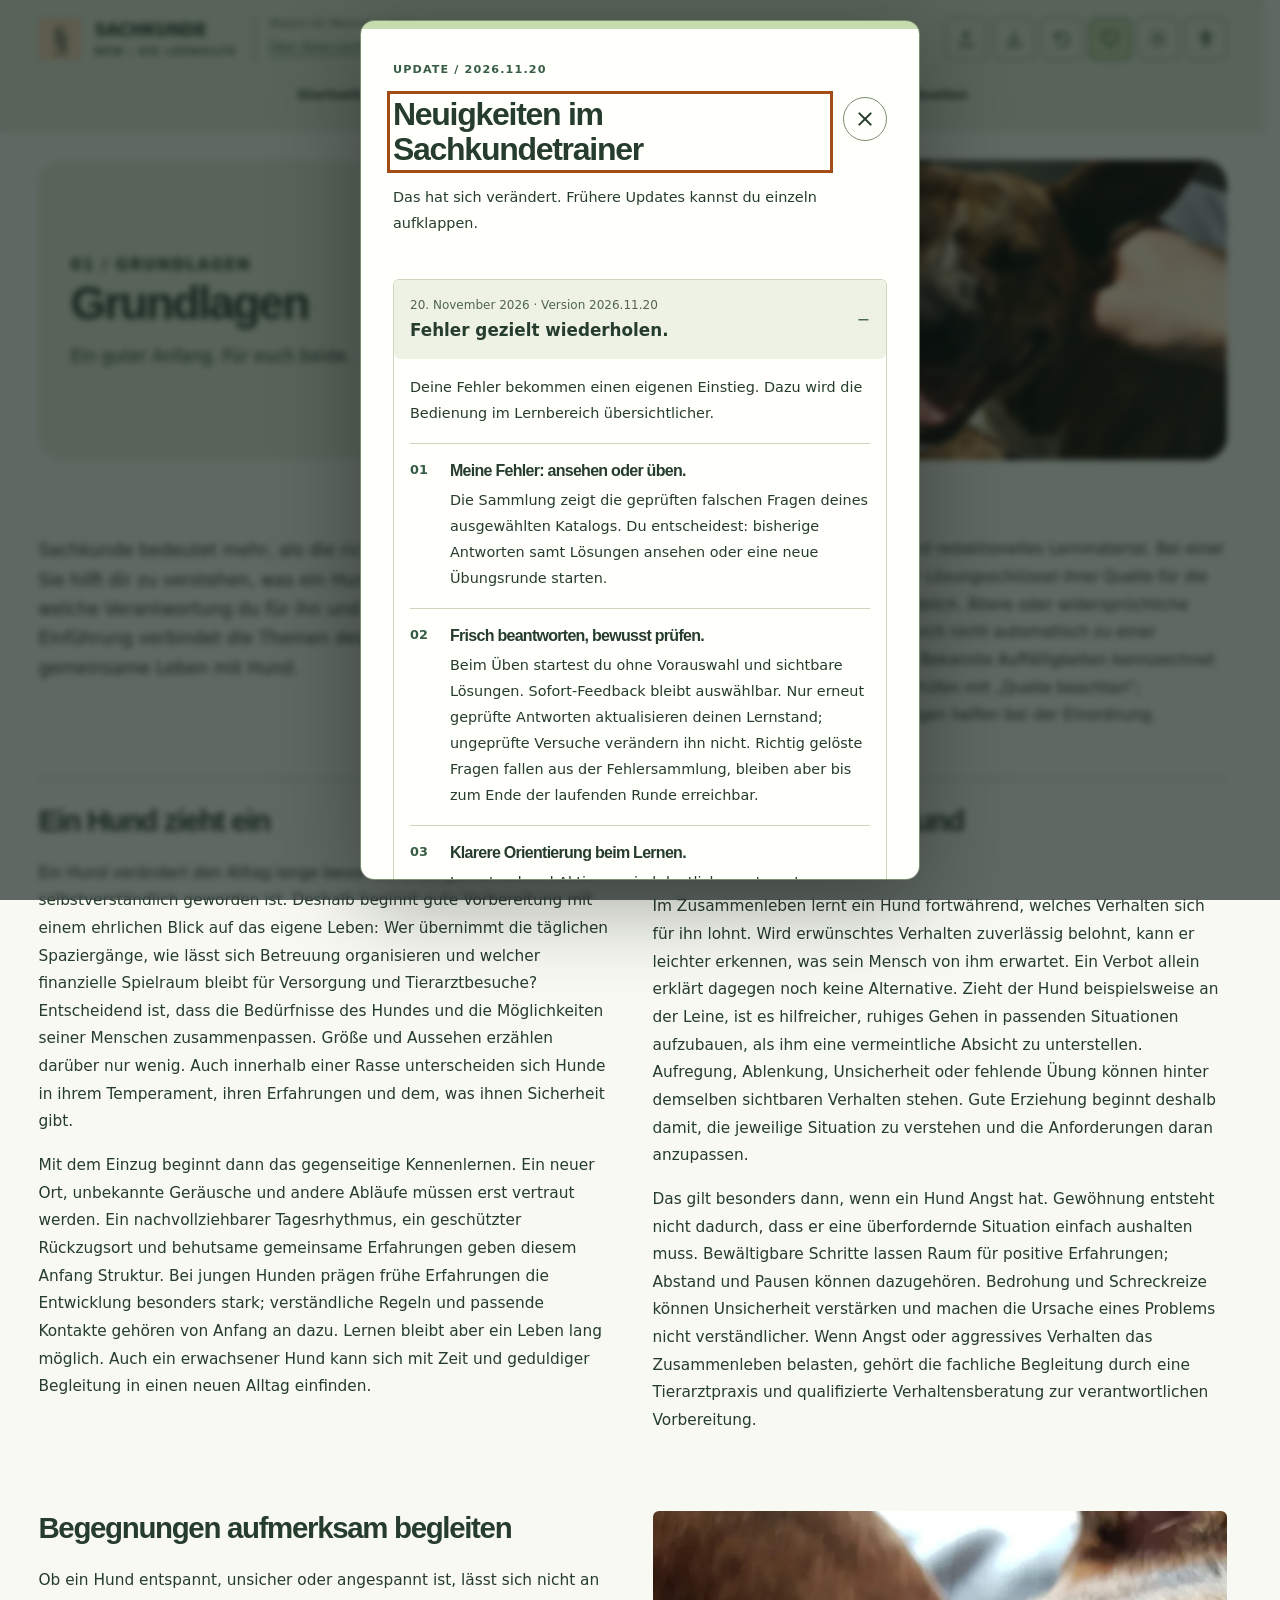
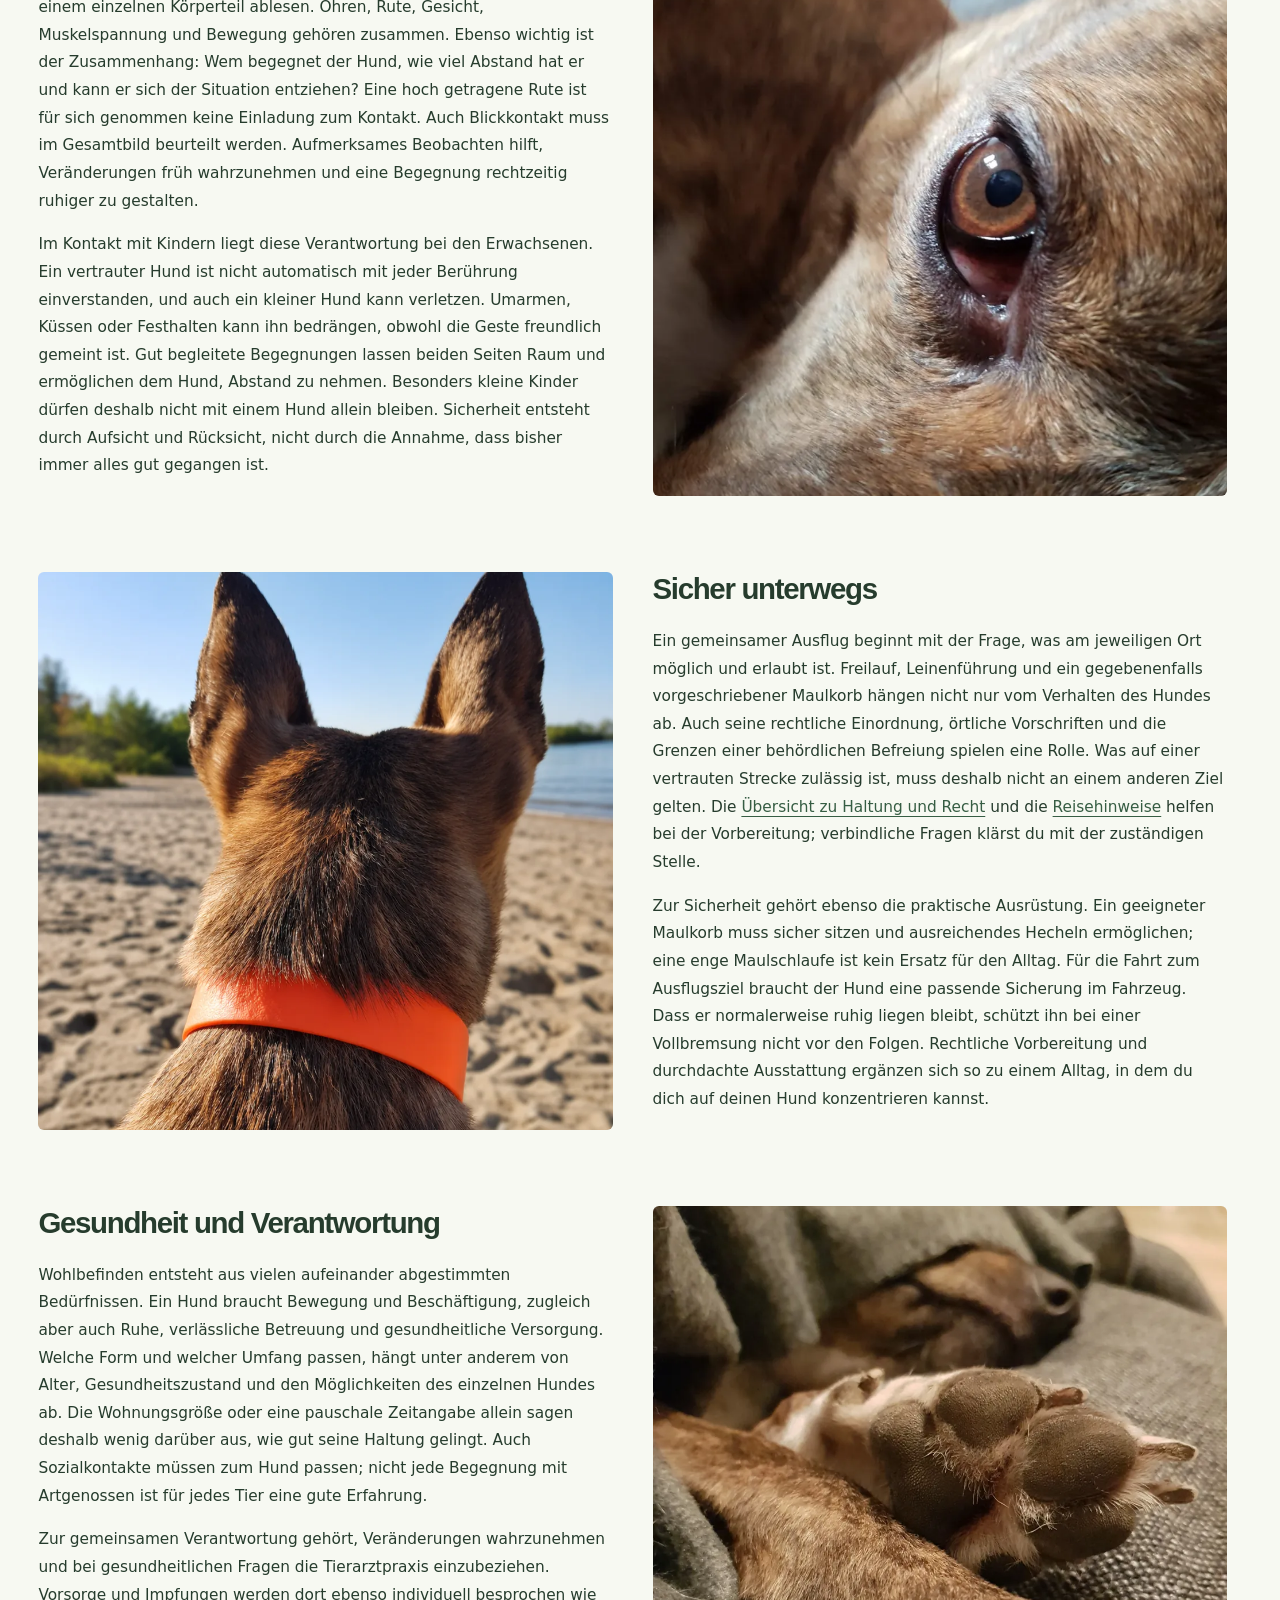
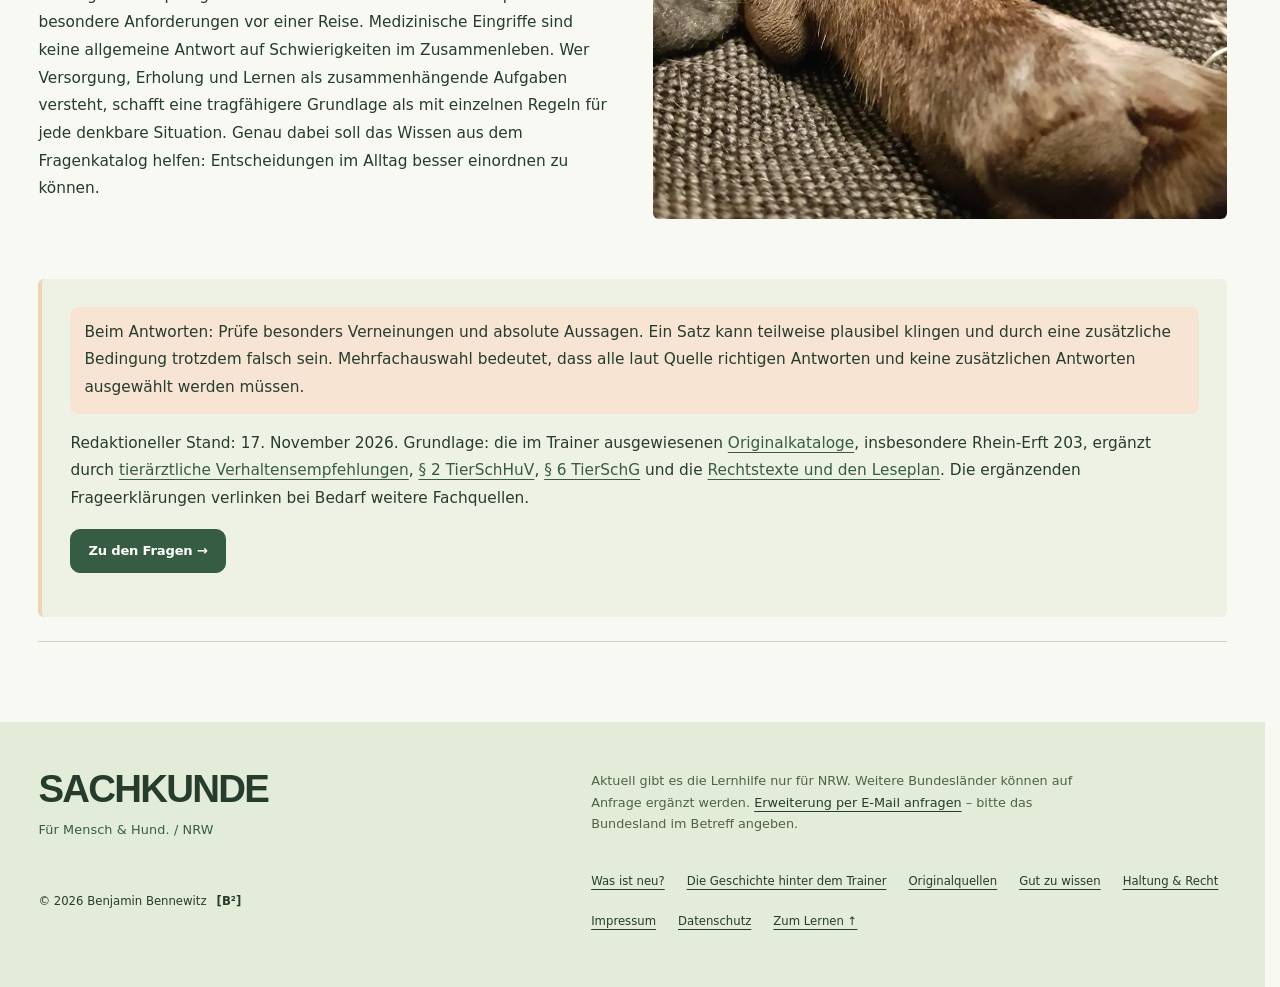
<file: grundlagen.html>
<!doctype html>
<html lang="de" class="knowledge-page">

<head>
  <meta charset="utf-8">
  <meta name="viewport" content="width=device-width, initial-scale=1">
  <meta name="color-scheme" content="light dark">
  <meta name="robots" content="index,follow">
  <title>Grundlagen | Hunde-Sachkundetrainer NRW</title>
  <meta name="description"
    content="Grundlagen zum Sachkundetraining in NRW: Hunde verstehen, sicher handeln und Fragen aufmerksam beantworten. Freiwilliges Lernmaterial mit Quellen.">
  <link rel="canonical" href="https://hunde-sachkundetrainer.de/nrw/grundlagen.html">
  <meta property="og:type" content="website">
  <meta property="og:locale" content="de_DE">
  <meta property="og:title" content="Grundlagen | Hunde-Sachkundetrainer NRW">
  <meta property="og:description"
    content="Grundlagen zum Sachkundetraining in NRW: Hunde verstehen, sicher handeln und Fragen aufmerksam beantworten. Freiwilliges Lernmaterial mit Quellen.">
  <meta property="og:url" content="https://hunde-sachkundetrainer.de/nrw/grundlagen.html">
  <link rel="icon" href="favicon.svg" type="image/svg+xml" sizes="any">
  <link rel="icon" href="favicon.png" type="image/png" sizes="96x96">
  <link rel="shortcut icon" href="favicon.ico" type="image/x-icon">
  <link rel="preload" href="templates/site-header.html" as="fetch" crossorigin>
  <script src="scripts/ui/accessibility-state.js?v=56"></script>
  <script src="scripts/ui/theme.js?v=38"></script>
  <link rel="stylesheet" href="styles/tokens.css?v=62">
  <link rel="stylesheet" href="styles/interface.css?v=50">
  <link rel="stylesheet" href="styles/navigation.css?v=72">
  <link rel="stylesheet" href="styles/character.css?v=63">
  <link rel="stylesheet" href="styles/editorial-identity.css?v=62">
  <link rel="stylesheet" href="styles/accessibility.css?v=58">
  <link rel="stylesheet" href="styles/page-tools.css?v=70">
  <link rel="stylesheet" href="styles/magazine.css?v=79">

  <link rel="stylesheet" href="styles/foundations.css?v=62">
</head>

<body><a class="skip-link" href="#inhalt">Zum Inhalt</a>
  <header class="site-header wrap" data-layout-src="templates/site-header.html">
    <a href="./">Startseite</a>
  </header>
  <main id="inhalt" class="prose wrap magazine magazine--foundations" tabindex="-1">
    <!-- BLOCK START: Seitenauftakt -->
    <header class="page-masthead page-masthead--magazine">
      <div class="masthead-copy">
        <p class="eyebrow">01 / Grundlagen</p>
        <h1 id="foundationsTitle">Grundlagen</h1>
        <p class="masthead-deck">Ein guter Anfang. Für euch beide.</p>
      </div>
      <figure class="masthead-image"><img src="assets/public/huendin-sonne.webp" width="1100" height="1467"
          alt="Gestromte Hündin lässt sich in der Sonne kraulen." loading="eager" fetchpriority="high" decoding="async">
      </figure>
    </header>
    <!-- BLOCK END: Seitenauftakt -->
    <!-- BLOCK START: Grundlagen für den Fragenkatalog -->
    <section id="grundlagen" class="foundations-content" aria-labelledby="foundationsTitle">
      <div class="editorial-intro">
        <p>Sachkunde bedeutet mehr, als die richtigen Antworten wiederzuerkennen. Sie hilft dir zu verstehen,
          was ein Hund im Alltag braucht, wie er lernt und welche Verantwortung du für ihn und seine Umgebung
          übernimmst.
          Diese Einführung verbindet die Themen des Trainers zu einem Überblick über das gemeinsame Leben mit Hund.</p>
        <p>Die folgenden Texte sind redaktionelles Lernmaterial. Bei einer Originalfrage bleibt der Lösungsschlüssel
          ihrer Quelle für die Katalogwertung maßgeblich. Ältere oder widersprüchliche Aussagen werden dadurch nicht
          automatisch zu einer aktuellen Empfehlung. Bekannte Auffälligkeiten kennzeichnet der Trainer nach dem Prüfen
          mit „Quelle beachten“; ergänzende Erläuterungen helfen bei der Einordnung.</p>
      </div>
      <div class="magazine-body">
        <article class="editorial-chapter">
          <h2 id="einzug">Ein Hund zieht ein</h2>
          <p>Ein Hund verändert den Alltag lange bevor die erste gemeinsame Runde selbstverständlich geworden ist.
            Deshalb beginnt gute Vorbereitung mit einem ehrlichen Blick auf das eigene Leben: Wer übernimmt die
            täglichen Spaziergänge, wie lässt sich Betreuung organisieren und welcher finanzielle Spielraum bleibt für
            Versorgung und Tierarztbesuche? Entscheidend ist, dass die Bedürfnisse des Hundes und die Möglichkeiten
            seiner Menschen zusammenpassen. Größe und Aussehen erzählen darüber nur wenig. Auch innerhalb einer Rasse
            unterscheiden sich Hunde in ihrem Temperament, ihren Erfahrungen und dem, was ihnen Sicherheit gibt.</p>
          <p>Mit dem Einzug beginnt dann das gegenseitige Kennenlernen. Ein neuer Ort, unbekannte Geräusche und andere
            Abläufe müssen erst vertraut werden. Ein nachvollziehbarer Tagesrhythmus, ein geschützter Rückzugsort und
            behutsame gemeinsame Erfahrungen geben diesem Anfang Struktur. Bei jungen Hunden prägen frühe Erfahrungen
            die Entwicklung besonders stark; verständliche Regeln und passende Kontakte gehören von Anfang an dazu.
            Lernen bleibt aber ein Leben lang möglich. Auch ein erwachsener Hund kann sich mit Zeit und geduldiger
            Begleitung in einen neuen Alltag einfinden.</p>
        </article>
        <article class="editorial-chapter">
          <h2 id="lernen-verstehen">Verhalten verstehen und Lernen ermöglichen</h2>
          <p>Im Zusammenleben lernt ein Hund fortwährend, welches Verhalten sich für ihn lohnt. Wird erwünschtes
            Verhalten zuverlässig belohnt, kann er leichter erkennen, was sein Mensch von ihm erwartet. Ein Verbot
            allein erklärt dagegen noch keine Alternative. Zieht der Hund beispielsweise an der Leine, ist es
            hilfreicher, ruhiges Gehen in passenden Situationen aufzubauen, als ihm eine vermeintliche Absicht zu
            unterstellen. Aufregung, Ablenkung, Unsicherheit oder fehlende Übung können hinter demselben sichtbaren
            Verhalten stehen. Gute Erziehung beginnt deshalb damit, die jeweilige Situation zu verstehen und die
            Anforderungen daran anzupassen.</p>
          <p>Das gilt besonders dann, wenn ein Hund Angst hat. Gewöhnung entsteht nicht dadurch, dass er eine
            überfordernde Situation einfach aushalten muss. Bewältigbare Schritte lassen Raum für positive Erfahrungen;
            Abstand und Pausen können dazugehören. Bedrohung und Schreckreize können Unsicherheit verstärken und machen
            die Ursache eines Problems nicht verständlicher. Wenn Angst oder aggressives Verhalten das Zusammenleben
            belasten, gehört die fachliche Begleitung durch eine Tierarztpraxis und qualifizierte Verhaltensberatung zur
            verantwortlichen Vorbereitung.</p>
        </article>
        <article class="editorial-spread">
          <div class="chapter-copy">
            <h2 id="begegnungen">Begegnungen aufmerksam begleiten</h2>
            <p>Ob ein Hund entspannt, unsicher oder angespannt ist, lässt sich nicht an einem einzelnen Körperteil
              ablesen. Ohren, Rute, Gesicht, Muskelspannung und Bewegung gehören zusammen. Ebenso wichtig ist der
              Zusammenhang: Wem begegnet der Hund, wie viel Abstand hat er und kann er sich der Situation entziehen?
              Eine hoch getragene Rute ist für sich genommen keine Einladung zum Kontakt. Auch Blickkontakt muss im
              Gesamtbild beurteilt werden. Aufmerksames Beobachten hilft, Veränderungen früh wahrzunehmen und eine
              Begegnung rechtzeitig ruhiger zu gestalten.</p>
            <p>Im Kontakt mit Kindern liegt diese Verantwortung bei den Erwachsenen. Ein vertrauter Hund ist nicht
              automatisch mit jeder Berührung einverstanden, und auch ein kleiner Hund kann verletzen. Umarmen, Küssen
              oder Festhalten kann ihn bedrängen, obwohl die Geste freundlich gemeint ist. Gut begleitete Begegnungen
              lassen beiden Seiten Raum und ermöglichen dem Hund, Abstand zu nehmen. Besonders kleine Kinder dürfen
              deshalb nicht mit einem Hund allein bleiben. Sicherheit entsteht durch Aufsicht und Rücksicht, nicht durch
              die Annahme, dass bisher immer alles gut gegangen ist.</p>
          </div>
          <figure class="editorial-photo">
            <div class="editorial-photo-frame"><img src="assets/public/huendin-auge.webp" width="1100" height="825"
                alt="Nahaufnahme des Auges der Hündin." loading="lazy" decoding="async"></div>
          </figure>
        </article>
        <article class="editorial-spread">
          <div class="chapter-copy">
            <h2 id="unterwegs">Sicher unterwegs</h2>
            <p>Ein gemeinsamer Ausflug beginnt mit der Frage, was am jeweiligen Ort möglich und erlaubt ist. Freilauf,
              Leinenführung und ein gegebenenfalls vorgeschriebener Maulkorb hängen nicht nur vom Verhalten des Hundes
              ab. Auch seine rechtliche Einordnung, örtliche Vorschriften und die Grenzen einer behördlichen Befreiung
              spielen eine Rolle. Was auf einer vertrauten Strecke zulässig ist, muss deshalb nicht an einem anderen
              Ziel gelten. Die <a href="hundewissen.html#recht">Übersicht zu Haltung und Recht</a> und die <a
                href="gut-zu-wissen.html#reisen">Reisehinweise</a> helfen bei der Vorbereitung; verbindliche Fragen
              klärst du mit der zuständigen Stelle.</p>
            <p>Zur Sicherheit gehört ebenso die praktische Ausrüstung. Ein geeigneter Maulkorb muss sicher sitzen und
              ausreichendes Hecheln ermöglichen; eine enge Maulschlaufe ist kein Ersatz für den Alltag. Für die Fahrt
              zum Ausflugsziel braucht der Hund eine passende Sicherung im Fahrzeug. Dass er normalerweise ruhig liegen
              bleibt, schützt ihn bei einer Vollbremsung nicht vor den Folgen. Rechtliche Vorbereitung und durchdachte
              Ausstattung ergänzen sich so zu einem Alltag, in dem du dich auf deinen Hund konzentrieren kannst.</p>
          </div>
          <figure class="editorial-photo">
            <div class="editorial-photo-frame"><img src="assets/public/huendin-strand.webp?v=62" width="1000"
                height="1333" alt="Hündin von hinten am Strand mit Blick auf das Wasser." loading="lazy"
                decoding="async"></div>
          </figure>
        </article>
        <article class="editorial-spread">
          <div class="chapter-copy">
            <h2 id="gesundheit">Gesundheit und Verantwortung</h2>
            <p>Wohlbefinden entsteht aus vielen aufeinander abgestimmten Bedürfnissen. Ein Hund braucht Bewegung und
              Beschäftigung, zugleich aber auch Ruhe, verlässliche Betreuung und gesundheitliche Versorgung. Welche Form
              und welcher Umfang passen, hängt unter anderem von Alter, Gesundheitszustand und den Möglichkeiten des
              einzelnen Hundes ab. Die Wohnungsgröße oder eine pauschale Zeitangabe allein sagen deshalb wenig darüber
              aus, wie gut seine Haltung gelingt. Auch Sozialkontakte müssen zum Hund passen; nicht jede Begegnung mit
              Artgenossen ist für jedes Tier eine gute Erfahrung.</p>
            <p>Zur gemeinsamen Verantwortung gehört, Veränderungen wahrzunehmen und bei gesundheitlichen Fragen die
              Tierarztpraxis einzubeziehen. Vorsorge und Impfungen werden dort ebenso individuell besprochen wie
              besondere Anforderungen vor einer Reise. Medizinische Eingriffe sind keine allgemeine Antwort auf
              Schwierigkeiten im Zusammenleben. Wer Versorgung, Erholung und Lernen als zusammenhängende Aufgaben
              versteht, schafft eine tragfähigere Grundlage als mit einzelnen Regeln für jede denkbare Situation. Genau
              dabei soll das Wissen aus dem Fragenkatalog helfen: Entscheidungen im Alltag besser einordnen zu können.
            </p>
          </div>
          <figure class="editorial-photo editorial-photo--paws">
            <div class="editorial-photo-frame"><img src="assets/public/huendin-pfote.webp" width="1000" height="1333"
                alt="Pfote der schlafenden Hündin auf dem Sofa." loading="lazy" decoding="async"></div>
          </figure>
        </article>
        <aside class="editorial-endnote">
          <p class="source-note">Beim Antworten: Prüfe besonders Verneinungen und absolute Aussagen. Ein Satz kann
            teilweise
            plausibel klingen und durch eine zusätzliche Bedingung trotzdem falsch sein. Mehrfachauswahl bedeutet, dass
            alle
            laut Quelle richtigen Antworten und keine zusätzlichen Antworten ausgewählt werden müssen.</p>
          <p class="microcopy">Redaktioneller Stand: 17. November 2026. Grundlage: die im Trainer ausgewiesenen
            <a href="quellen.html">Originalkataloge</a>, insbesondere Rhein-Erft 203, ergänzt durch
            <a href="https://avsab.org/resources/position-statements/" target="_blank"
              rel="noopener noreferrer">tierärztliche Verhaltensempfehlungen</a>,
            <a href="https://www.gesetze-im-internet.de/tierschhuv/__2.html">§ 2 TierSchHuV</a>,
            <a href="https://www.gesetze-im-internet.de/tierschg/__6.html">§ 6 TierSchG</a> und die
            <a href="hundewissen.html#recht">Rechtstexte und den Leseplan</a>. Die ergänzenden Frageerklärungen
            verlinken
            bei Bedarf weitere Fachquellen.
          </p>
          <p><a class="primary foundations-return" href="lernen.html#trainer">Zu den Fragen →</a></p>
        </aside>
      </div>
    </section>
    <!-- BLOCK END: Grundlagen für den Fragenkatalog -->
  </main>
  <footer class="site-footer wrap" data-layout-src="templates/site-footer.html">
    <nav aria-label="Rechtliches"><a href="impressum.html">Impressum</a><a href="datenschutz.html">Datenschutz</a></nav>
  </footer>
  <script src="scripts/ui/include.js?v=1" defer></script>
  <script src="scripts/site-config.js?v=38" defer></script>
  <script src="scripts/ui/shared.js?v=67" defer></script>
  <script src="scripts/ui/modal.js?v=67" defer></script>
  <script src="scripts/ui/story.js?v=63" defer></script>
  <script src="scripts/ui/toast-item.js?v=67" defer></script>
  <script src="scripts/ui/toasts.js?v=38" defer></script>
  <script src="scripts/ui/support.js?v=38" defer></script>
  <script src="scripts/ui/navigation.js?v=69" defer></script>
  <script src="scripts/ui/accessibility-speech.js?v=55" defer></script>
  <script src="scripts/ui/accessibility-panel.js?v=58" defer></script>
  <script src="scripts/ui/release.js?v=79" defer></script>
  <script src="scripts/ui/page-tools.js?v=70" defer></script>
  <script src="scripts/ui/common.js?v=64" defer></script>
  <script src="scripts/ui/controls.js?v=67" defer></script>
</body>

</html>
</file>
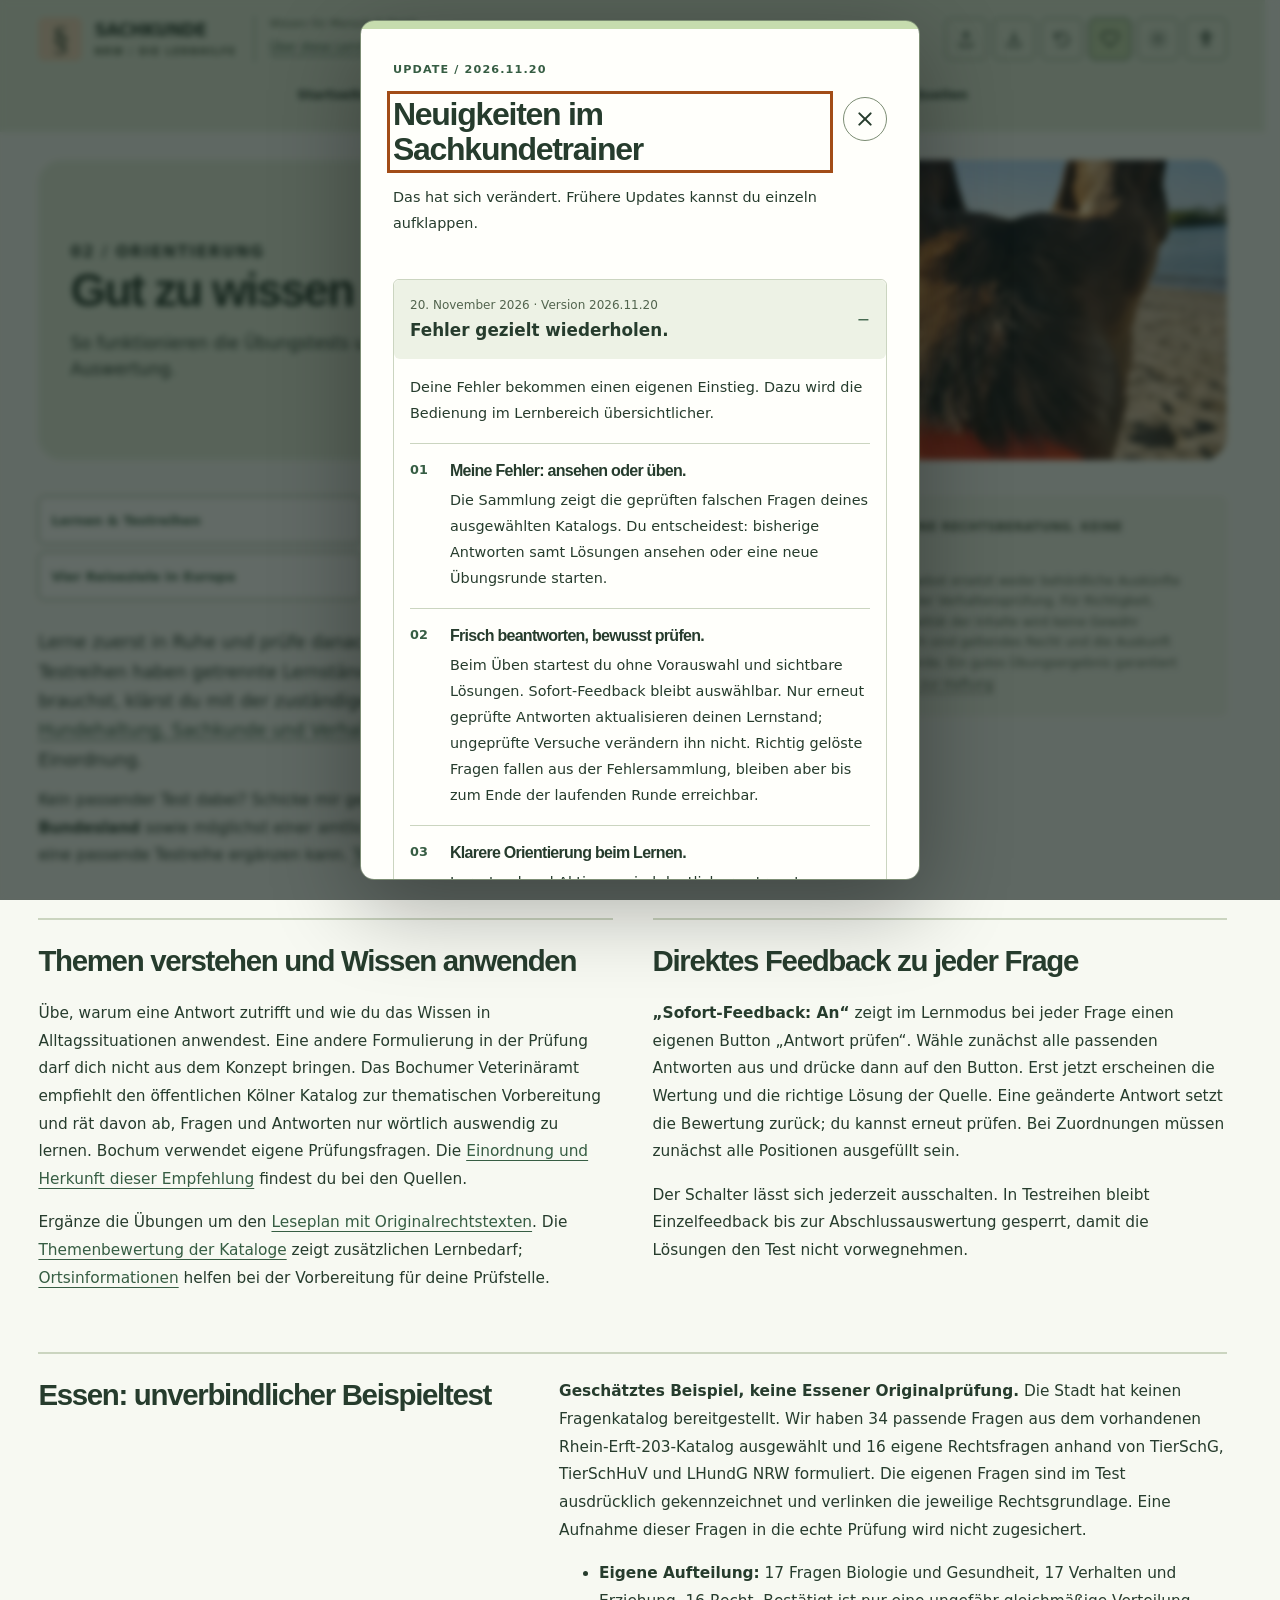
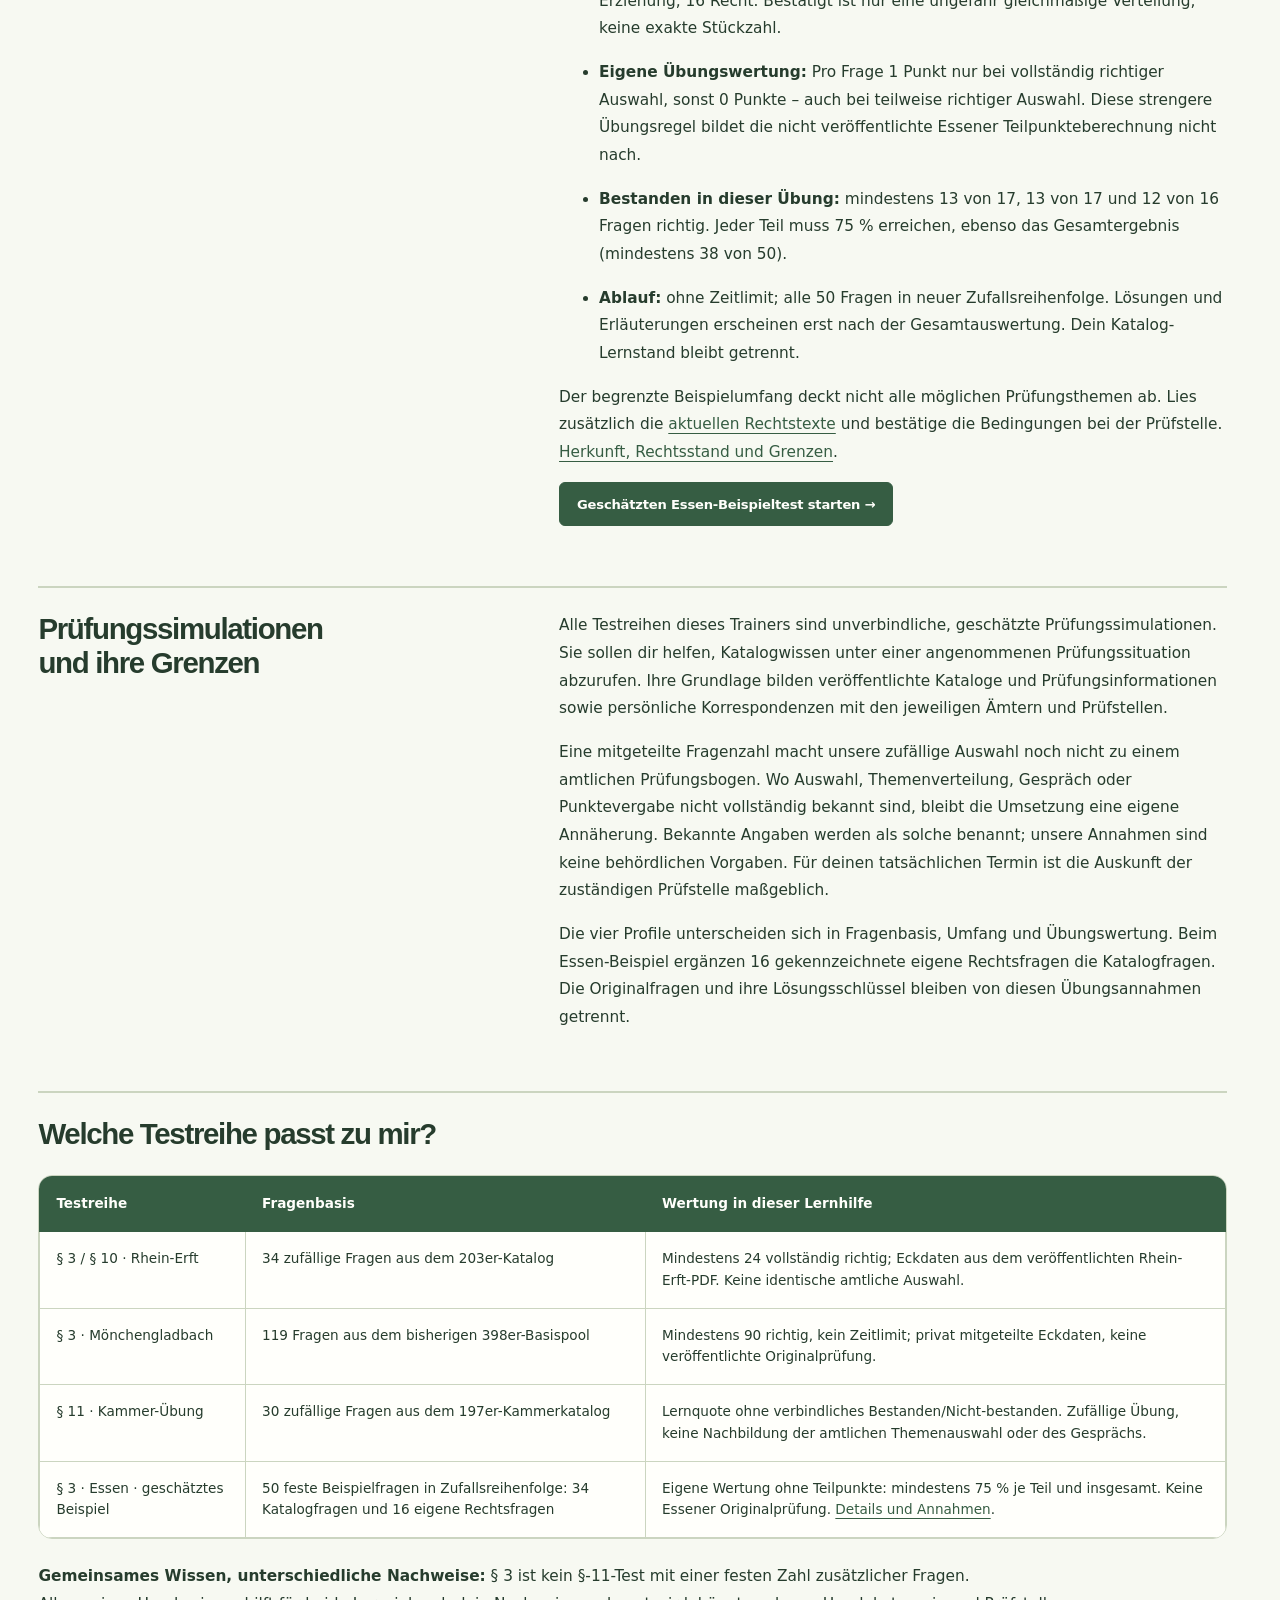
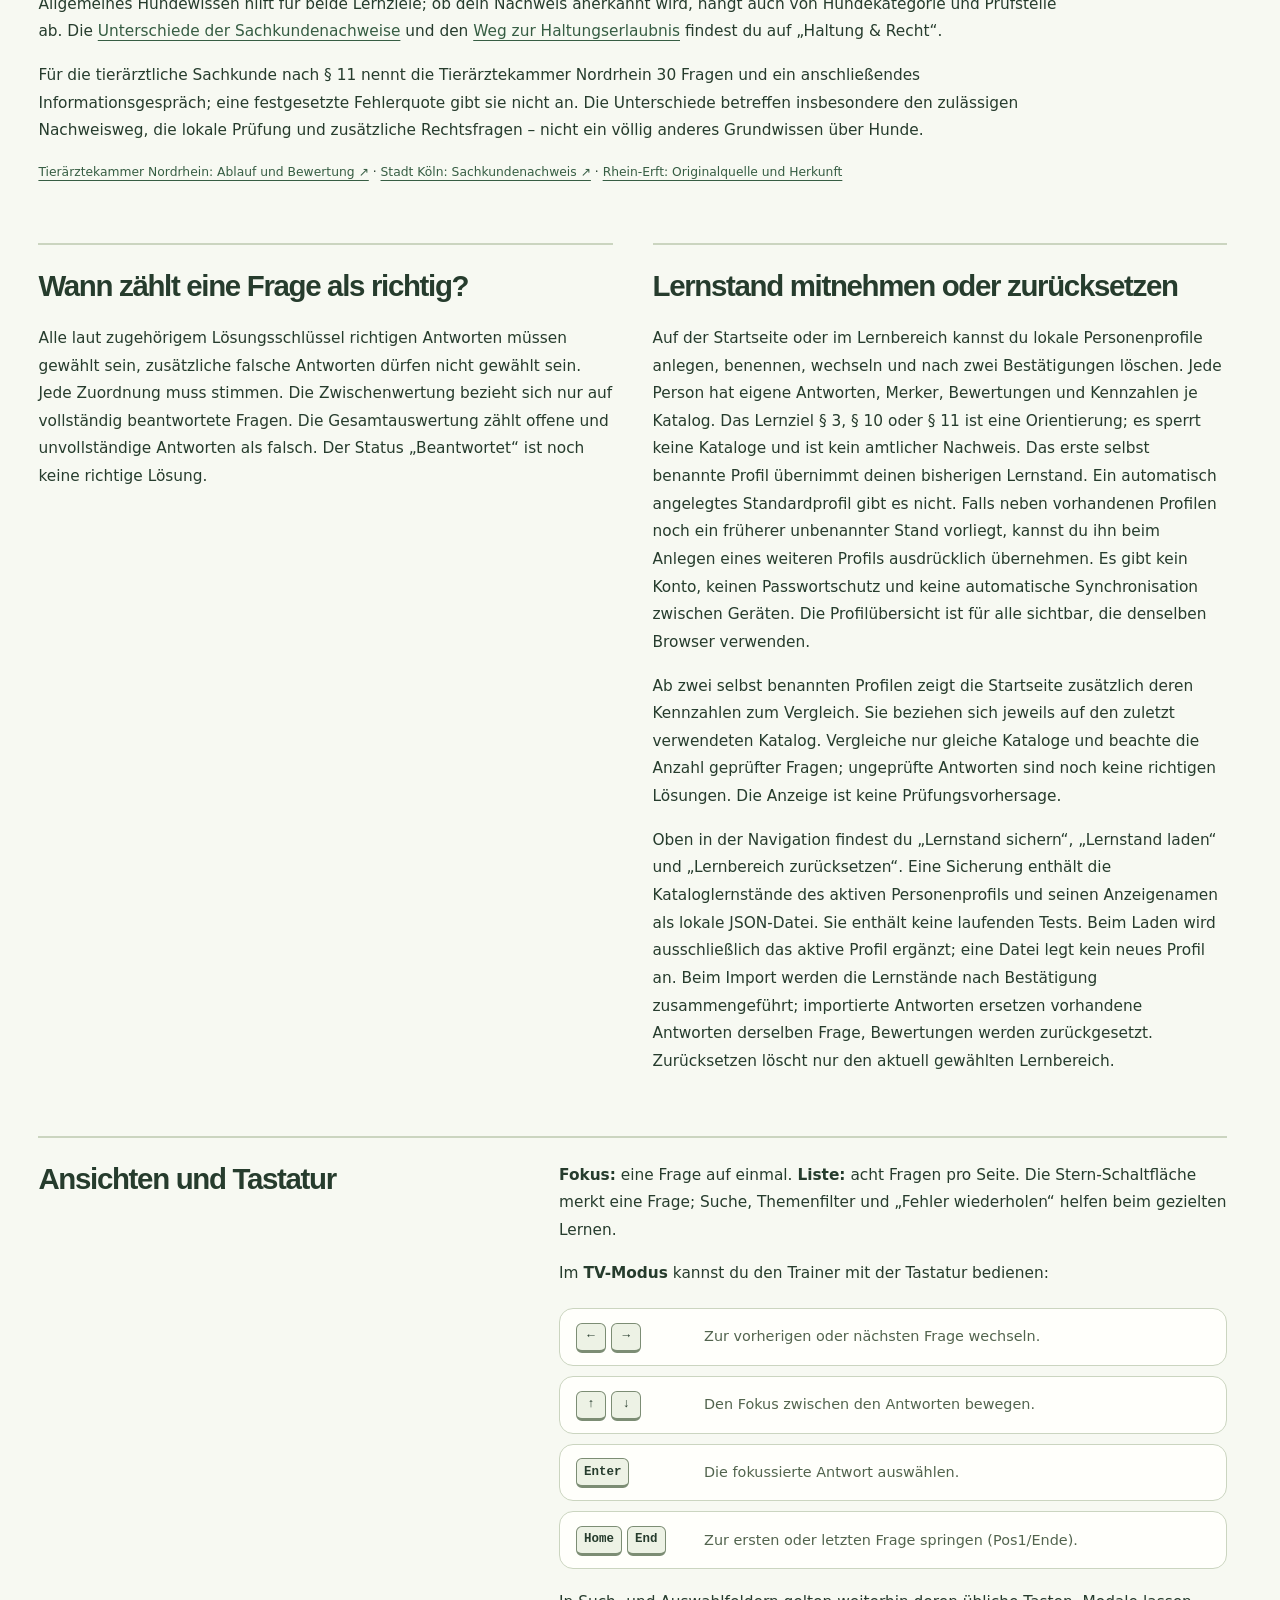
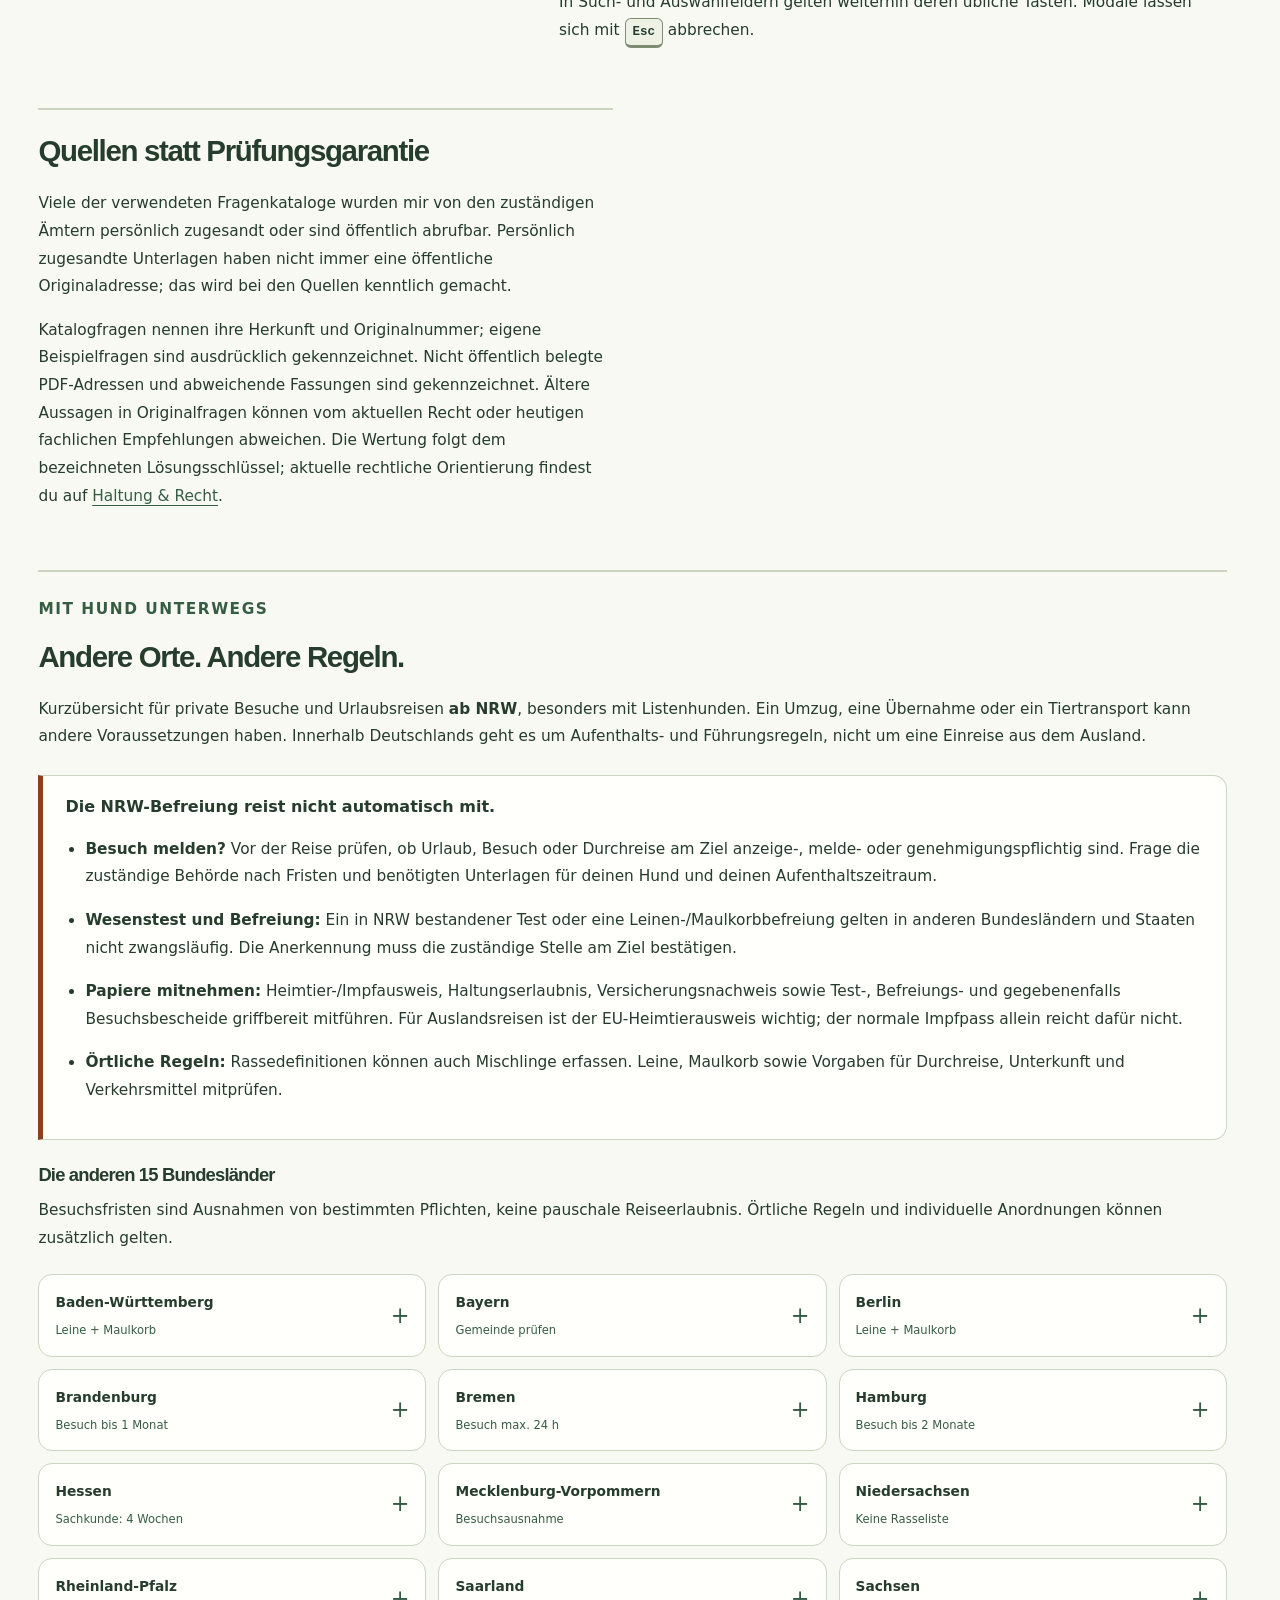
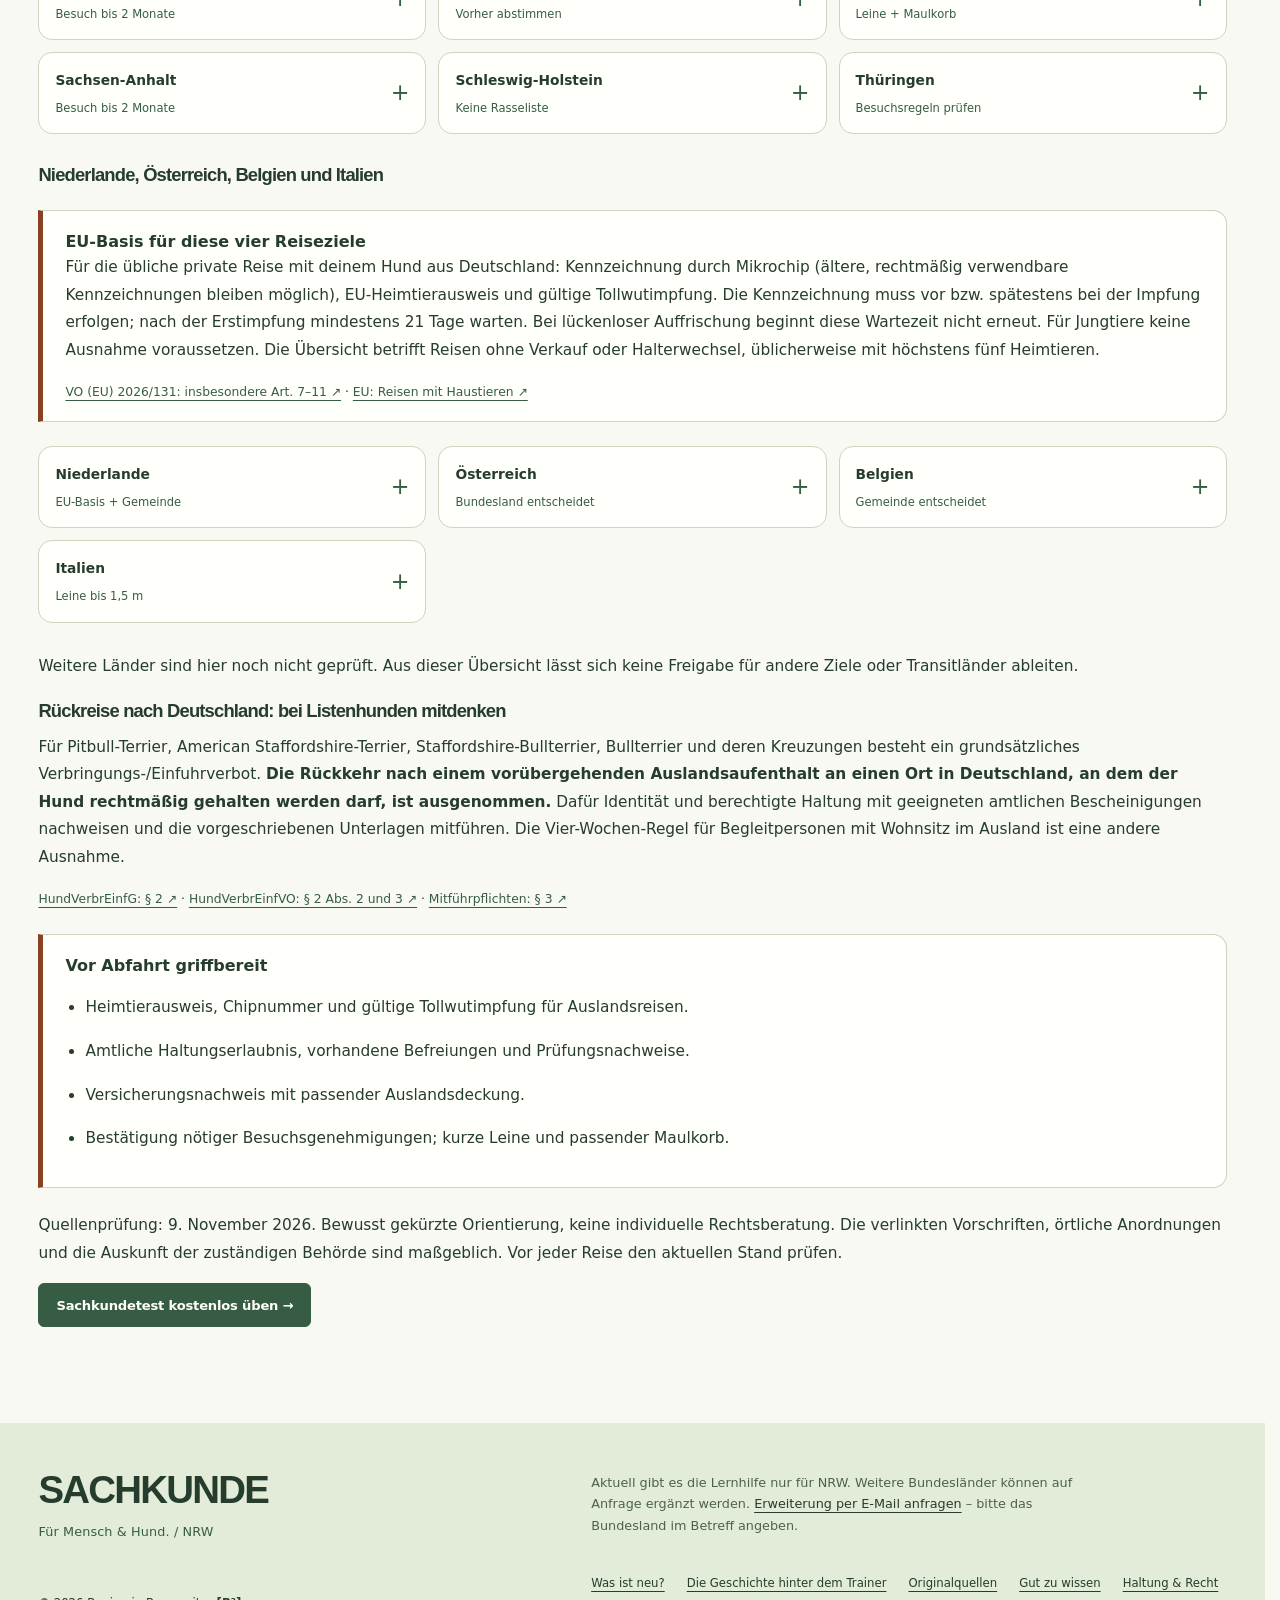
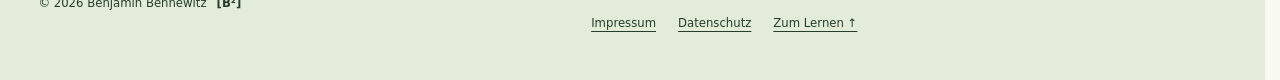
<file: gut-zu-wissen.html>
<!doctype html>
<html lang="de" class="knowledge-page">

<head>
  <meta charset="utf-8">
  <meta name="viewport" content="width=device-width, initial-scale=1">
  <meta name="color-scheme" content="light dark">
  <meta name="robots" content="index,follow">
  <title>Sachkundeprüfung Hund NRW – Ablauf und Testreihen</title>
  <meta name="description"
    content="Wähle eine passende Testreihe für die Sachkundeprüfung für Hunde in NRW. Mit Lerntipps, Hinweisen zur Auswertung und einem Beispieltest für Essen.">
  <link rel="canonical" href="https://hunde-sachkundetrainer.de/nrw/gut-zu-wissen.html">
  <meta property="og:type" content="website">
  <meta property="og:locale" content="de_DE">
  <meta property="og:title" content="Sachkundeprüfung Hund NRW – Ablauf und Testreihen">
  <meta property="og:description"
    content="Wähle eine passende Testreihe für die Sachkundeprüfung für Hunde in NRW. Mit Lerntipps, Hinweisen zur Auswertung und einem Beispieltest für Essen.">
  <meta property="og:url" content="https://hunde-sachkundetrainer.de/nrw/gut-zu-wissen.html">
  <link rel="icon" href="favicon.svg" type="image/svg+xml" sizes="any">
  <link rel="icon" href="favicon.png" type="image/png" sizes="96x96">
  <link rel="shortcut icon" href="favicon.ico" type="image/x-icon">
  <link rel="preload" href="templates/site-header.html" as="fetch" crossorigin>
  <script src="scripts/ui/accessibility-state.js?v=56"></script>
  <script src="scripts/ui/theme.js?v=38"></script>
  <link rel="stylesheet" href="styles/tokens.css?v=62">
  <link rel="stylesheet" href="styles/interface.css?v=50">
  <link rel="stylesheet" href="styles/navigation.css?v=72">
  <link rel="stylesheet" href="styles/character.css?v=63">
  <link rel="stylesheet" href="styles/editorial-identity.css?v=62">
  <link rel="stylesheet" href="styles/accessibility.css?v=58">
  <link rel="stylesheet" href="styles/page-tools.css?v=70">
  <link rel="stylesheet" href="styles/magazine.css?v=79">

</head>

<body><a class="skip-link" href="#inhalt">Zum Inhalt</a>
  <header class="site-header wrap" data-layout-src="templates/site-header.html">
    <a href="./">Startseite</a>
  </header>
  <main id="inhalt" class="prose wrap magazine" tabindex="-1">
    <!-- BLOCK START: Seitenauftakt -->
    <header class="page-masthead page-masthead--magazine">
      <div class="masthead-copy">
      <p class="eyebrow">02 / Orientierung</p>
      <h1>Gut zu wissen</h1>
        <p class="masthead-deck">So funktionieren die Übungstests und die Auswertung.</p>
      </div>
      <figure class="masthead-image masthead-image--ears"><img src="assets/public/huendin-strand.webp?v=62" width="1000" height="1333" alt="Blick über die Ohren der Hündin auf einen Strand." loading="eager" fetchpriority="high" decoding="async"></figure>
    </header>
    <!-- BLOCK END: Seitenauftakt -->
    <!-- BLOCK START: Orientierung -->
    <div class="editorial-intro">
    <aside class="legal-disclaimer" aria-label="Wichtiger Hinweis zur Lernhilfe"><strong>REINE LERNHILFE. KEINE
        RECHTSBERATUNG. KEINE PRÜFUNGSGARANTIE.</strong>
      <p>Dieses unabhängige Angebot ersetzt weder behördliche Auskünfte noch eine Sachkunde- oder Verhaltensprüfung. Für
        Richtigkeit, Vollständigkeit und Aktualität der Inhalte wird keine Gewähr übernommen. Maßgeblich sind geltendes
        Recht und die Auskunft deiner zuständigen Behörde. Ein gutes Übungsergebnis garantiert kein Bestehen. <a
          href="impressum.html#haftung">Hinweise zur Haftung</a></p>
    </aside>

    <nav class="knowledge-nav" aria-label="Auf dieser Seite">
      <a href="#lerntrainer">Lernen &amp; Testreihen</a>
      <a href="#bundeslaender">Andere Bundesländer</a>
      <a href="#ausland">Vier Reiseziele in Europa</a>
      <a href="#rueckreise">Rückreise &amp; Unterlagen</a>
    </nav>
    <p>Lerne zuerst in Ruhe und prüfe danach dein Wissen. Die Lernkataloge und Testreihen haben getrennte Lernstände.
      Welche Bescheinigung du brauchst, klärst du mit der zuständigen Behörde. Die <a
        href="hundewissen.html">Informationsseite zu Hundehaltung, Sachkunde und Verhaltensprüfung</a> hilft bei der
      ersten Einordnung.</p>
    <p>Kein passender Test dabei? Schicke mir gern deine Informationen mit <strong>Stadt und Bundesland</strong> sowie
      möglichst einer amtlichen Quelle. Dann kann ich prüfen, ob ich eine passende Testreihe ergänzen kann. <a
        href="mailto:kontakt@design-code-repeat.de?subject=Sachkundenachweis%20f%C3%BCr%20Hunde%20%28Bundesland%29">Testreihe
        per E-Mail vorschlagen</a>.</p>
</div>
    <!-- BLOCK END: Orientierung -->
    <!-- BLOCK START: Magazinkapitel -->
    <div class="magazine-body">
      <div class="editorial-chapter">
        <h2>Themen verstehen und Wissen anwenden</h2>
    <p>Übe, warum eine Antwort zutrifft und wie du das Wissen in Alltagssituationen anwendest. Eine andere
      Formulierung in der Prüfung darf dich nicht aus dem Konzept bringen. Das Bochumer Veterinäramt empfiehlt
      den öffentlichen Kölner Katalog zur thematischen Vorbereitung und rät davon ab, Fragen und Antworten nur
      wörtlich auswendig zu lernen. Bochum verwendet eigene Prüfungsfragen. Die
      <a href="quellen.html#bochum">Einordnung und Herkunft dieser Empfehlung</a> findest du bei den Quellen.
    </p>
    <p>Ergänze die Übungen um den <a href="hundewissen.html#recht">Leseplan mit Originalrechtstexten</a>.
      Die <a href="hundewissen.html#lernabdeckung">Themenbewertung der Kataloge</a> zeigt zusätzlichen Lernbedarf;
      <a href="hundewissen.html#staedte">Ortsinformationen</a> helfen bei der Vorbereitung für deine Prüfstelle.
    </p>
</div>
      <div class="editorial-chapter">
        <h2 id="lerntrainer">Direktes Feedback zu jeder Frage</h2>
    <p><strong>„Sofort-Feedback: An“</strong> zeigt im Lernmodus bei jeder Frage einen eigenen Button „Antwort prüfen“.
      Wähle zunächst alle passenden Antworten aus und drücke dann auf den Button. Erst jetzt erscheinen die Wertung und
      die richtige Lösung der Quelle. Eine geänderte Antwort setzt die Bewertung zurück; du kannst erneut prüfen. Bei
      Zuordnungen müssen zunächst alle Positionen ausgefüllt sein.</p>
    <p>Der Schalter lässt sich jederzeit ausschalten. In Testreihen bleibt Einzelfeedback bis zur Abschlussauswertung
      gesperrt, damit die Lösungen den Test nicht vorwegnehmen.</p>

</div>
      <section aria-labelledby="essen-beispiel" class="editorial-chapter editorial-chapter--full editorial-chapter--split">
      <h2 id="essen-beispiel">Essen: unverbindlicher Beispieltest</h2>
<div class="chapter-body">
      <p><strong>Geschätztes Beispiel, keine Essener Originalprüfung.</strong> Die Stadt hat keinen Fragenkatalog
        bereitgestellt. Wir haben 34 passende Fragen aus dem vorhandenen Rhein-Erft-203-Katalog ausgewählt
        und 16 eigene Rechtsfragen anhand von TierSchG, TierSchHuV und LHundG NRW formuliert.
        Die eigenen Fragen sind im Test ausdrücklich gekennzeichnet und verlinken die jeweilige Rechtsgrundlage.
        Eine Aufnahme dieser Fragen in die echte Prüfung wird nicht zugesichert.</p>
      <ul>
        <li><strong>Eigene Aufteilung:</strong> 17 Fragen Biologie und Gesundheit, 17 Verhalten und Erziehung,
          16 Recht. Bestätigt ist nur eine ungefähr gleichmäßige Verteilung, keine exakte Stückzahl.</li>
        <li><strong>Eigene Übungswertung:</strong> Pro Frage 1 Punkt nur bei vollständig richtiger Auswahl,
          sonst 0 Punkte – auch bei teilweise richtiger Auswahl. Diese strengere Übungsregel bildet die nicht
          veröffentlichte Essener Teilpunkteberechnung nicht nach.</li>
        <li><strong>Bestanden in dieser Übung:</strong> mindestens 13 von 17, 13 von 17 und 12 von 16
          Fragen richtig. Jeder Teil muss 75 % erreichen, ebenso das Gesamtergebnis (mindestens 38 von 50).</li>
        <li><strong>Ablauf:</strong> ohne Zeitlimit; alle 50 Fragen in neuer Zufallsreihenfolge.
          Lösungen und Erläuterungen erscheinen erst nach der Gesamtauswertung. Dein Katalog-Lernstand bleibt getrennt.
        </li>
      </ul>
      <p>Der begrenzte Beispielumfang deckt nicht alle möglichen Prüfungsthemen ab. Lies zusätzlich die
        <a href="hundewissen.html#recht">aktuellen Rechtstexte</a> und bestätige die Bedingungen bei der Prüfstelle.
        <a href="quellen.html#essen-beispiel">Herkunft, Rechtsstand und Grenzen</a>.
      </p>
      <p><a class="primary button" href="lernen.html?mode=essenexam#trainer">Geschätzten Essen-Beispieltest starten →</a></p>
    </div></section>
      <section id="simulation" class="editorial-chapter editorial-chapter--full editorial-chapter--split">
        <h2>Prüfungssimulationen und ihre Grenzen</h2>
        <div class="chapter-body"><p>Alle Testreihen dieses Trainers sind unverbindliche, geschätzte
          Prüfungssimulationen. Sie sollen dir helfen, Katalogwissen unter einer angenommenen Prüfungssituation
          abzurufen. Ihre Grundlage bilden veröffentlichte Kataloge und Prüfungsinformationen sowie persönliche
          Korrespondenzen mit den jeweiligen Ämtern und Prüfstellen.</p>
          <p>Eine mitgeteilte Fragenzahl macht unsere zufällige Auswahl noch nicht zu einem amtlichen Prüfungsbogen.
          Wo Auswahl, Themenverteilung, Gespräch oder Punktevergabe nicht vollständig bekannt sind, bleibt die
          Umsetzung eine eigene Annäherung. Bekannte Angaben werden als solche benannt; unsere Annahmen sind keine
          behördlichen Vorgaben. Für deinen tatsächlichen Termin ist die Auskunft der zuständigen Prüfstelle maßgeblich.</p>
          <p>Die vier Profile unterscheiden sich in Fragenbasis, Umfang und Übungswertung. Beim Essen-Beispiel
          ergänzen 16 gekennzeichnete eigene Rechtsfragen die Katalogfragen. Die Originalfragen und ihre
          Lösungsschlüssel bleiben von diesen Übungsannahmen getrennt.</p></div>
      </section>
      <div class="editorial-chapter editorial-chapter--full editorial-chapter--table">
        <h2 id="testreihen">Welche Testreihe passt zu mir?</h2>
    <div class="table-scroll">
      <table>
        <thead>
          <tr>
            <th>Testreihe</th>
            <th>Fragenbasis</th>
            <th>Wertung in dieser Lernhilfe</th>
          </tr>
        </thead>
        <tbody>
          <tr>
            <td>§ 3 / § 10 · Rhein-Erft</td>
            <td>34 zufällige Fragen aus dem 203er-Katalog</td>
            <td>Mindestens 24 vollständig richtig; Eckdaten aus dem veröffentlichten Rhein-Erft-PDF. Keine identische
              amtliche Auswahl.</td>
          </tr>
          <tr>
            <td>§ 3 · Mönchengladbach</td>
            <td>119 Fragen aus dem bisherigen 398er-Basispool</td>
            <td>Mindestens 90 richtig, kein Zeitlimit; privat mitgeteilte Eckdaten, keine veröffentlichte
              Originalprüfung.</td>
          </tr>
          <tr>
            <td>§ 11 · Kammer-Übung</td>
            <td>30 zufällige Fragen aus dem 197er-Kammerkatalog</td>
            <td>Lernquote ohne verbindliches Bestanden/Nicht-bestanden. Zufällige Übung, keine Nachbildung der amtlichen
              Themenauswahl oder des Gesprächs.</td>
          </tr>
          <tr>
            <td>§ 3 · Essen · geschätztes Beispiel</td>
            <td>50 feste Beispielfragen in Zufallsreihenfolge: 34 Katalogfragen und 16 eigene Rechtsfragen</td>
            <td>Eigene Wertung ohne Teilpunkte: mindestens 75 % je Teil und insgesamt. Keine Essener Originalprüfung.
              <a href="#essen-beispiel">Details und Annahmen</a>.
            </td>
          </tr>
        </tbody>
      </table>
    </div>
    <p><strong>Gemeinsames Wissen, unterschiedliche Nachweise:</strong> § 3 ist kein §-11-Test mit einer festen
      Zahl zusätzlicher Fragen. Allgemeines Hundewissen hilft für beide Lernziele; ob dein Nachweis anerkannt wird,
      hängt auch von Hundekategorie und Prüfstelle ab. Die <a href="hundewissen.html#sachkunde">Unterschiede der
      Sachkundenachweise</a> und den <a href="hundewissen.html#vorbereitung">Weg zur Haltungserlaubnis</a> findest du auf
      „Haltung &amp; Recht“.</p>
    <p>Für die tierärztliche Sachkunde nach § 11 nennt die Tierärztekammer Nordrhein 30 Fragen und ein anschließendes
      Informationsgespräch; eine festgesetzte Fehlerquote gibt sie nicht an. Die Unterschiede betreffen insbesondere den
      zulässigen Nachweisweg, die lokale Prüfung und zusätzliche Rechtsfragen – nicht ein völlig anderes Grundwissen
      über Hunde.</p>
    <p class="source-links"><a
        href="https://www.tieraerztekammer-nordrhein.de/tierhalter/sachkundebescheinigung-lhundg/" target="_blank"
        rel="noopener noreferrer external">Tierärztekammer Nordrhein: Ablauf und Bewertung ↗</a> · <a
        href="https://www.stadt-koeln.de/service/produkt/sachkundenachweis-fuer-hundehalterinnen" target="_blank"
        rel="noopener noreferrer external">Stadt Köln: Sachkundenachweis ↗</a> · <a
        href="quellen.html#rhein203">Rhein-Erft: Originalquelle und Herkunft</a></p>
</div>
      <div class="editorial-chapter">
        <h2>Wann zählt eine Frage als richtig?</h2>
    <p>Alle laut zugehörigem Lösungsschlüssel richtigen Antworten müssen gewählt sein, zusätzliche falsche Antworten
      dürfen nicht gewählt sein. Jede Zuordnung muss stimmen. Die Zwischenwertung bezieht sich nur auf vollständig
      beantwortete Fragen. Die Gesamtauswertung zählt offene und unvollständige Antworten als falsch. Der Status
      „Beantwortet“ ist noch keine richtige Lösung.</p>
</div>
      <div class="editorial-chapter">
        <h2>Lernstand mitnehmen oder zurücksetzen</h2>
    <p>Auf der Startseite oder im Lernbereich kannst du lokale Personenprofile anlegen, benennen, wechseln und nach zwei Bestätigungen löschen.
      Jede Person hat eigene Antworten, Merker, Bewertungen und Kennzahlen je Katalog. Das Lernziel § 3, § 10 oder § 11
      ist eine Orientierung; es sperrt keine Kataloge und ist kein amtlicher Nachweis. Das erste selbst benannte Profil übernimmt deinen bisherigen Lernstand. Ein automatisch angelegtes
      Standardprofil gibt es nicht. Falls neben vorhandenen Profilen noch ein früherer unbenannter Stand vorliegt,
      kannst du ihn beim Anlegen eines weiteren Profils ausdrücklich übernehmen. Es gibt kein Konto, keinen Passwortschutz und keine automatische Synchronisation
      zwischen Geräten. Die Profilübersicht ist für alle sichtbar, die denselben Browser verwenden.</p>
    <p>Ab zwei selbst benannten Profilen zeigt die Startseite zusätzlich deren Kennzahlen zum Vergleich. Sie beziehen sich jeweils auf den
      zuletzt verwendeten Katalog. Vergleiche nur gleiche Kataloge und beachte die Anzahl geprüfter Fragen; ungeprüfte
      Antworten sind noch keine richtigen Lösungen. Die Anzeige ist keine Prüfungsvorhersage.</p>
    <p>Oben in der Navigation findest du „Lernstand sichern“, „Lernstand laden“ und „Lernbereich zurücksetzen“. Eine
      Sicherung enthält die Kataloglernstände des aktiven Personenprofils und seinen Anzeigenamen als lokale JSON-Datei.
      Sie enthält keine laufenden Tests. Beim Laden wird ausschließlich das aktive Profil ergänzt; eine Datei legt kein neues Profil an. Beim Import werden die Lernstände nach
      Bestätigung zusammengeführt; importierte Antworten ersetzen vorhandene Antworten derselben Frage, Bewertungen
      werden zurückgesetzt. Zurücksetzen löscht nur den aktuell gewählten Lernbereich.</p>
</div>
      <div class="editorial-chapter editorial-chapter--full editorial-chapter--split">
        <h2 id="tastatur">Ansichten und Tastatur</h2>
<div class="chapter-body">
    <p><strong>Fokus:</strong> eine Frage auf einmal. <strong>Liste:</strong> acht Fragen pro Seite. Die
      Stern-Schaltfläche merkt eine Frage; Suche, Themenfilter und „Fehler wiederholen“ helfen beim gezielten Lernen.
    </p>
    <p>Im <strong>TV-Modus</strong> kannst du den Trainer mit der Tastatur bedienen:</p>
    <dl class="keyboard-guide">
      <div>
        <dt><kbd aria-label="Pfeil links">←</kbd> <kbd aria-label="Pfeil rechts">→</kbd></dt>
        <dd>Zur vorherigen oder nächsten Frage wechseln.</dd>
      </div>
      <div>
        <dt><kbd aria-label="Pfeil hoch">↑</kbd> <kbd aria-label="Pfeil runter">↓</kbd></dt>
        <dd>Den Fokus zwischen den Antworten bewegen.</dd>
      </div>
      <div>
        <dt><kbd>Enter</kbd></dt>
        <dd>Die fokussierte Antwort auswählen.</dd>
      </div>
      <div>
        <dt><kbd>Home</kbd> <kbd>End</kbd></dt>
        <dd>Zur ersten oder letzten Frage springen (Pos1/Ende).</dd>
      </div>
    </dl>
    <p>In Such- und Auswahlfeldern gelten weiterhin deren übliche Tasten. Modale lassen sich mit <kbd>Esc</kbd>
      abbrechen.</p>
</div>
</div>
      <div class="editorial-chapter">
        <h2>Quellen statt Prüfungsgarantie</h2>
    <p>Viele der verwendeten Fragenkataloge wurden mir von den zuständigen Ämtern persönlich zugesandt oder sind
      öffentlich abrufbar. Persönlich zugesandte Unterlagen haben nicht immer eine öffentliche Originaladresse; das wird
      bei den Quellen kenntlich gemacht.</p>
    <p>Katalogfragen nennen ihre Herkunft und Originalnummer; eigene Beispielfragen sind ausdrücklich gekennzeichnet.
      Nicht öffentlich belegte PDF-Adressen und abweichende
      Fassungen sind gekennzeichnet. Ältere Aussagen in Originalfragen können vom aktuellen Recht oder heutigen
      fachlichen Empfehlungen abweichen. Die Wertung folgt dem bezeichneten Lösungsschlüssel; aktuelle rechtliche
      Orientierung findest du auf <a href="hundewissen.html">Haltung &amp; Recht</a>.</p>

</div>
      <div class="editorial-chapter editorial-chapter--full">
        <section class="travel-section" aria-labelledby="reisen">
      <p class="eyebrow">MIT HUND UNTERWEGS</p>
      <h2 id="reisen">Andere Orte. Andere Regeln.</h2>
      <p>Kurzübersicht für private Besuche und Urlaubsreisen <strong>ab NRW</strong>, besonders mit Listenhunden. Ein
        Umzug, eine Übernahme oder ein Tiertransport kann andere Voraussetzungen haben. Innerhalb Deutschlands geht es
        um Aufenthalts- und Führungsregeln, nicht um eine Einreise aus dem Ausland.</p>

      <aside class="travel-note" aria-label="Vor der Reise beachten">
        <strong>Die NRW-Befreiung reist nicht automatisch mit.</strong>
        <ul class="travel-checklist">
          <li><strong>Besuch melden?</strong> Vor der Reise prüfen, ob Urlaub, Besuch oder Durchreise am Ziel anzeige-,
            melde- oder genehmigungspflichtig sind. Frage die zuständige Behörde nach Fristen und benötigten Unterlagen
            für deinen Hund und deinen Aufenthaltszeitraum.</li>
          <li><strong>Wesenstest und Befreiung:</strong> Ein in NRW bestandener Test oder eine Leinen-/Maulkorbbefreiung
            gelten in anderen Bundesländern und Staaten nicht zwangsläufig. Die Anerkennung muss die zuständige Stelle
            am Ziel bestätigen.</li>
          <li><strong>Papiere mitnehmen:</strong> Heimtier-/Impfausweis, Haltungserlaubnis, Versicherungsnachweis sowie
            Test-, Befreiungs- und gegebenenfalls Besuchsbescheide griffbereit mitführen. Für Auslandsreisen ist der
            EU-Heimtierausweis wichtig; der normale Impfpass allein reicht dafür nicht.</li>
          <li><strong>Örtliche Regeln:</strong> Rassedefinitionen können auch Mischlinge erfassen. Leine, Maulkorb sowie
            Vorgaben für Durchreise, Unterkunft und Verkehrsmittel mitprüfen.</li>
        </ul>
      </aside>
      <h3 id="bundeslaender">Die anderen 15 Bundesländer</h3>
      <p>Besuchsfristen sind Ausnahmen von bestimmten Pflichten, keine pauschale Reiseerlaubnis. Örtliche Regeln und
        individuelle Anordnungen können zusätzlich gelten.</p>
      <div class="travel-grid">
        <details class="travel-card" id="reise-bw">
          <summary><span>Baden-Württemberg</span><span class="travel-tag">Leine + Maulkorb</span></summary>
          <div class="travel-card-body">
            <p>Für betroffene Kampf- und gefährliche Hunde gelten auch bei Urlaub und Durchreise die besonderen
              Führungsregeln: sichere Aufsicht sowie grundsätzlich Leine und Maulkorb. Die Besuchsausnahme ersetzt diese
              Pflichten nicht; örtliche Vorschriften kommen hinzu.</p>
            <p class="source-links"><a
                href="https://im.baden-wuerttemberg.de/fileadmin/redaktion/m-im/intern/dateien/pdf/Kampfhundeverordnung.pdf"
                target="_blank" rel="noopener noreferrer external">PolVOgH: § 7 Abs. 2 i. V. m. § 4 ↗</a> · <a
                href="https://im.baden-wuerttemberg.de/de/sicherheit/kampfhundeverordnung" target="_blank"
                rel="noopener noreferrer external">Innenministerium BW ↗</a></p>
          </div>
        </details>
        <details class="travel-card" id="reise-bayern">
          <summary><span>Bayern</span><span class="travel-tag">Gemeinde prüfen</span></summary>
          <div class="travel-card-body">
            <p>Nach Auskunft der Bayerischen Polizei löst ein nur vorübergehender Urlaub von wenigen Wochen keine
              Haltungserlaubnis aus. Leinenpflichten und weitere Anordnungen bestimmt aber auch die Gemeinde.
              <strong>Vorher konkret am Urlaubsort nachfragen:</strong> Freising verlangt beispielsweise eine vorherige
              Anmeldung/Genehmigung und Leine mit Maulkorb.
            </p>
            <p class="source-links"><a href="https://www.gesetze-bayern.de/Content/Document/BayLStVG-37" target="_blank"
                rel="noopener noreferrer external">Art. 37 LStVG ↗</a> · <a
                href="https://www.polizei.bayern.de/aktuelles/recht/001665/index.html" target="_blank"
                rel="noopener noreferrer external">Polizei Bayern: Frage 6 ↗</a> · <a
                href="https://www.freising.de/leben-wohnen/tiere/kampfhunde" target="_blank"
                rel="noopener noreferrer external">Beispiel Freising ↗</a></p>
          </div>
        </details>
        <details class="travel-card" id="reise-berlin">
          <summary><span>Berlin</span><span class="travel-tag">Leine + Maulkorb</span></summary>
          <div class="travel-card-body">
            <p>Für Listenhunde gilt in der Öffentlichkeit grundsätzlich Leinenpflicht; ab dem siebten Lebensmonat
              zusätzlich Maulkorbpflicht. Eine bestandene Wesensprüfung hebt diese Maulkorbpflicht nicht auf. Auch Gäste
              müssen die Berliner Anforderungen an die Hundehaftpflicht beachten; Anzeige und Besuchsregelung beim
              zuständigen Ordnungsamt klären.</p>
            <p class="source-links"><a
                href="https://www.berlin.de/sen/verbraucherschutz/aufgaben/hundehaltung/artikel.1485419.php"
                target="_blank" rel="noopener noreferrer external">Berliner HundeG / FAQ: Nr. 15, 16 und 19 ↗</a></p>
          </div>
        </details>
        <details class="travel-card" id="reise-brandenburg">
          <summary><span>Brandenburg</span><span class="travel-tag">Besuch bis 1 Monat</span></summary>
          <div class="travel-card-body">
            <p>Seit Juli 2024 gibt es keine Rasseliste mehr. Bei einem ununterbrochenen Besuch bis zu einem Monat
              entfallen die Kennzeichnungs-/Anzeigepflicht nach § 2 und die Erlaubnispflicht nach § 6. Die übrigen
              Regeln gelten weiter – insbesondere Leine an den genannten Orten und Maulkorb in öffentlichen
              Verkehrsmitteln und Verwaltungsgebäuden.</p>
            <p class="source-links"><a href="https://bravors.brandenburg.de/verordnungen/hundehv" target="_blank"
                rel="noopener noreferrer external">HundehV: §§ 3, 5 und 15 ↗</a></p>
          </div>
        </details>
        <details class="travel-card" id="reise-bremen">
          <summary><span>Bremen</span><span class="travel-tag">Besuch max. 24 h</span></summary>
          <div class="travel-card-body">
            <p>Für Pitbull Terrier, Bullterrier, American Staffordshire Terrier, Staffordshire Bullterrier und
              entsprechende Kreuzungen gilt grundsätzlich ein Haltungsverbot. Die Stadt nennt als Besuchsausnahme
              <strong>höchstens 24 Stunden</strong>; rechtmäßige Haltung am Herkunftsort ist Voraussetzung. Dabei gelten
              Leine und Maulkorb. Längere Aufenthalte vorher mit dem Ordnungsamt klären.
            </p>
            <p class="source-links"><a href="https://www.service.bremen.de/dienstleistungen/gefaehrliche-hunde-10103"
                target="_blank" rel="noopener noreferrer external">Bremen: HundeHG, insbesondere §§ 3 und 5 ↗</a></p>
          </div>
        </details>
        <details class="travel-card" id="reise-hamburg">
          <summary><span>Hamburg</span><span class="travel-tag">Besuch bis 2 Monate</span></summary>
          <div class="travel-card-body">
            <p>Bei einer Haltung bis zu zwei Monaten sieht § 22 Abs. 3 unter anderem eine Ausnahme von der
              Erlaubnispflicht vor; die kurze Aufenthaltsdauer muss auf Verlangen nachgewiesen werden. Für gefährliche
              Hunde bleiben grundsätzlich Leine und Maulkorb vorgeschrieben. Die allgemeine Leinenpflicht gilt auch für
              andere Hunde.</p>
            <p class="source-links"><a
                href="https://www.hamburg.de/politik-und-verwaltung/behoerden/bjv/themen/verbraucherschutz/tiere/hundegesetz"
                target="_blank" rel="noopener noreferrer external">Hamburg: HundeG, §§ 8, 17 und 22 ↗</a> · <a
                href="https://www.hamburg.de/politik-und-verwaltung/behoerden/bjv/themen/verbraucherschutz/tiere/hundegesetz/anleinpflicht-89206"
                target="_blank" rel="noopener noreferrer external">Aktuelle Hinweise zu Leine und Maulkorb ↗</a></p>
          </div>
        </details>
        <details class="travel-card" id="reise-hessen">
          <summary><span>Hessen</span><span class="travel-tag">Sachkunde: 4 Wochen</span></summary>
          <div class="travel-card-body">
            <p>Bei einem vorübergehenden Aufenthalt bis zu vier Wochen kann für gefährliche Hunde der Sachkundenachweis
              durch das Führen mit Maulkorb ersetzt werden. Für auswärtige gefährliche Hunde gilt zudem Leinenpflicht.
              <strong>Das ist keine pauschale Ausnahme von allen Erlaubnispflichten:</strong> Aufenthalt und Unterlagen
              vorher mit dem Ordnungsamt klären.
            </p>
            <p class="source-links"><a href="https://www.rv.hessenrecht.hessen.de/bshe/document/jlr-NNLHE0000541F"
                target="_blank" rel="noopener noreferrer external">HundeVO: § 4 Abs. 5 und § 9 ↗</a> · <a
                href="https://rp-darmstadt.hessen.de/sites/rp-darmstadt.hessen.de/files/2022-03/hinweise_fuer_die_durchfuehrung_der_hundevo_vom_5.11.2014.pdf"
                target="_blank" rel="noopener noreferrer external">Amtliche VVHundeVO 2026: zu § 4 Abs. 5 ↗</a></p>
          </div>
        </details>
        <details class="travel-card" id="reise-mv">
          <summary><span>Mecklenburg-Vorpommern</span><span class="travel-tag">Besuchsausnahme</span></summary>
          <div class="travel-card-body">
            <p>Die Rasse allein entscheidet nicht über die Gefährlichkeit. Bei einem nur vorübergehenden Aufenthalt mit
              einem gefährlichen Hund entfällt die Haltungserlaubnis; bei mehr als einem Monat ist der Besuch der
              örtlichen Ordnungsbehörde anzuzeigen. Die sonstigen Führungs- und Sicherungspflichten bleiben bestehen.
            </p>
            <p class="source-links"><a
                href="https://verwaltung.bund.de/leistungsverzeichnis/DE/leistung/99110009010000/herausgeber/MV-117899302/region/130000000000"
                target="_blank" rel="noopener noreferrer external">HundehVO M-V: § 8 Abs. 4 / Behördeninformation ↗</a>
            </p>
          </div>
        </details>
        <details class="travel-card" id="reise-niedersachsen">
          <summary><span>Niedersachsen</span><span class="travel-tag">Keine Rasseliste</span></summary>
          <div class="travel-card-body">
            <p>Eine Rassezugehörigkeit allein führt nicht zur Einstufung als gefährlich. Für im Einzelfall gefährliche
              Hunde gelten besondere Regeln. Örtliche Leinenpflichten beachten; in der freien Landschaft gilt während
              der Brut- und Setzzeit vom <strong>1. April bis 15. Juli</strong> grundsätzlich Leinenpflicht.</p>
            <p class="source-links"><a
                href="https://www.laves.niedersachsen.de/startseite/tiere/tierschutz/tierhaltung/das-niedersaechsische-hundegesetz-nhundg-110827.html"
                target="_blank" rel="noopener noreferrer external">NHundG: § 7 / LAVES ↗</a> · <a
                href="https://www.ml.niedersachsen.de/startseite/themen/wald_holz_jagd/wald_und_forstwirtschaft/mit-dem-hund-in-der-freien-landschaft-faq-132036.html"
                target="_blank" rel="noopener noreferrer external">NWaldLG: § 33 / Landesministerium ↗</a></p>
          </div>
        </details>
        <details class="travel-card" id="reise-rp">
          <summary><span>Rheinland-Pfalz</span><span class="travel-tag">Besuch bis 2 Monate</span></summary>
          <div class="travel-card-body">
            <p>Ohne Wohnung in Rheinland-Pfalz greift bei höchstens zwei Monaten ununterbrochenem Aufenthalt die
              Besuchsausnahme insbesondere von der Haltungserlaubnis. Für dort gefährliche Hunde bleiben grundsätzlich
              Leinen- und Maulkorbpflicht bestehen. American Staffordshire Terrier, Staffordshire Bullterrier,
              Pit-Bull-Typen und deren Abkömmlinge sind besonders erfasst.</p>
            <p class="source-links"><a href="https://landesrecht.rlp.de/bsrp/document/jlr-LHundGRP2004rahmen"
                target="_blank" rel="noopener noreferrer external">LHundG RLP: §§ 1, 5 und 9 ↗</a> · <a
                href="https://service.rlp.de/detail?areaId=36691&amp;ouId=&amp;pstId=8966754" target="_blank"
                rel="noopener noreferrer external">Behördenhinweise Rheinland-Pfalz ↗</a></p>
          </div>
        </details>
        <details class="travel-card" id="reise-saarland">
          <summary><span>Saarland</span><span class="travel-tag">Vorher abstimmen</span></summary>
          <div class="travel-card-body">
            <p>Für Listenhunde bestehen Sondervorschriften nach § 6 der saarländischen Polizeiverordnung. Erlaubnis,
              Anerkennung eines vorhandenen Wesenstests und konkrete Besuchsbedingungen vor der Reise mit der
              Ortspolizeibehörde klären. Eine NRW-Befreiung allein ist keine Bestätigung für das Saarland.</p>
            <p class="source-links"><a href="https://www.saarbruecken.de/rathaus/was_erledige_ich_wo/index-k"
                target="_blank" rel="noopener noreferrer external">Saarbrücken: Kampfhunde / Listenhunde, § 6 PVO ↗</a>
            </p>
          </div>
        </details>
        <details class="travel-card" id="reise-sachsen">
          <summary><span>Sachsen</span><span class="travel-tag">Leine + Maulkorb</span></summary>
          <div class="travel-card-body">
            <p>Für nach sächsischem Recht gefährliche Hunde gelten außerhalb sicher umfriedeter Grundstücke sowie auf
              Zuwegen und in Treppenhäusern von Mehrfamilienhäusern Leine und Maulkorb. Eine Person darf nicht mehrere
              gefährliche Hunde gleichzeitig führen. Erlaubnis und mögliche Anerkennung der Unterlagen vor dem Besuch
              bei der zuständigen Behörde klären.</p>
            <p class="source-links"><a href="https://revosax.sachsen.de/vorschrift/4280" target="_blank"
                rel="noopener noreferrer external">GefHundG: §§ 5 und 6 ↗</a></p>
          </div>
        </details>
        <details class="travel-card" id="reise-st">
          <summary><span>Sachsen-Anhalt</span><span class="travel-tag">Besuch bis 2 Monate</span></summary>
          <div class="travel-card-body">
            <p>Wer dort keine Hauptwohnung hat und mit dem Hund höchstens zwei Monate ununterbrochen bleibt, fällt unter
              die Besuchsausnahme von § 4 Abs. 1 und 2. Das betrifft den dortigen Wesenstestnachweis bzw. die
              Haltungserlaubnis. Allgemeine Sicherheitspflichten, örtliche Leinenregeln und individuelle Anordnungen
              gelten weiter.</p>
            <p class="source-links"><a
                href="https://lvwa.sachsen-anhalt.de/fileadmin/Bibliothek/Politik_und_Verwaltung/LVWA/LVwA/Dokumente/2_bauordnungkommunales/201/hunde/2016_hundeg.pdf"
                target="_blank" rel="noopener noreferrer external">HundeG LSA: § 4 Abs. 3 Nr. 3 ↗</a> · <a
                href="https://mi.sachsen-anhalt.de/sicherheit-ordnung/page/gefahrenabwehr-hundegesetz" target="_blank"
                rel="noopener noreferrer external">Landesministerium: aktuelle Übersicht ↗</a></p>
          </div>
        </details>
        <details class="travel-card" id="reise-sh">
          <summary><span>Schleswig-Holstein</span><span class="travel-tag">Keine Rasseliste</span></summary>
          <div class="travel-card-body">
            <p>Die Gefährlichkeit wird anhand des Verhaltens statt allein anhand der Rasse beurteilt. Leinenpflichten
              gelten unter anderem in bestimmten öffentlichen Bereichen; zusätzliche Regeln bestehen beispielsweise im
              Wald, an Stränden und in Schutzgebieten. Bei individuell gefährlichen Hunden die Anforderungen vorher mit
              dem Amt klären.</p>
            <p class="source-links"><a
                href="https://www.schleswig-holstein.de/DE/fachinhalte/T/tierschutz/Hunde/_documents/hundehaltung_privat.html"
                target="_blank" rel="noopener noreferrer external">HundeG SH: allgemeine Pflichten / Land SH ↗</a></p>
          </div>
        </details>
        <details class="travel-card" id="reise-thueringen">
          <summary><span>Thüringen</span><span class="travel-tag">Besuchsregeln prüfen</span></summary>
          <div class="travel-card-body">
            <p>Für gefährliche Hunde regelt § 12 insbesondere das Führen mit Leine und Maulkorb; § 13 enthält Ausnahmen
              für vorübergehende Aufenthalte ohne Wohnung in Thüringen. Vor der Reise die Einstufung des Hundes und die
              Anwendbarkeit der Besuchsausnahme beim Ordnungsamt bestätigen lassen.</p>
            <p class="source-links"><a href="https://www.landesrecht.thueringen.de/bsth/document/jlr-NNLTH00003900"
                target="_blank" rel="noopener noreferrer external">ThürTierGefG: §§ 3, 12 und 13 ↗</a></p>
          </div>
        </details>
      </div>
      <h3 id="ausland">Niederlande, Österreich, Belgien und Italien</h3>
      <div class="travel-note">
        <strong>EU-Basis für diese vier Reiseziele</strong>
        <p>Für die übliche private Reise mit deinem Hund aus Deutschland: Kennzeichnung durch Mikrochip (ältere,
          rechtmäßig verwendbare Kennzeichnungen bleiben möglich), EU-Heimtierausweis und gültige Tollwutimpfung. Die
          Kennzeichnung muss vor bzw. spätestens bei der Impfung erfolgen; nach der Erstimpfung mindestens 21 Tage
          warten. Bei lückenloser Auffrischung beginnt diese Wartezeit nicht erneut. Für Jungtiere keine Ausnahme
          voraussetzen. Die Übersicht betrifft Reisen ohne Verkauf oder Halterwechsel, üblicherweise mit höchstens fünf
          Heimtieren.</p>
        <p class="source-links"><a href="https://eur-lex.europa.eu/legal-content/DE/TXT/?uri=CELEX:32026R0131"
            target="_blank" rel="noopener noreferrer external">VO (EU) 2026/131: insbesondere Art. 7–11 ↗</a> · <a
            href="https://europa.eu/youreurope/citizens/travel/carry/pets-and-other-animals/index_de.htm"
            target="_blank" rel="noopener noreferrer external">EU: Reisen mit Haustieren ↗</a></p>
      </div>
      <div class="travel-grid travel-countries">
        <details class="travel-card" id="reise-nl">
          <summary><span>Niederlande</span><span class="travel-tag">EU-Basis + Gemeinde</span></summary>
          <div class="travel-card-body">
            <p>Das frühere landesweite Pitbull-Verbot nach der „Regeling agressieve dieren“ wurde aufgehoben. Die hier
              geprüften Einreisehinweise nennen kein rassebezogenes Einreiseverbot. Gemeinden können jedoch Leinen- und
              Maulkorbauflagen für gefährliche Hunde festlegen; Strand- und Parkregeln sind örtlich verschieden.</p>
            <p class="source-links"><a
                href="https://english.nvwa.nl/topics/animal-health/travelling-to-the-netherlands-with-your-dog-or-cat"
                target="_blank" rel="noopener noreferrer external">NVWA: amtliche Einreisehinweise ↗</a> · <a
                href="https://zoek.officielebekendmakingen.nl/stcrt-2008-2461.html" target="_blank"
                rel="noopener noreferrer external">Rechtstext: Aufhebung der RAD ↗</a></p>
          </div>
        </details>
        <details class="travel-card" id="reise-at">
          <summary><span>Österreich</span><span class="travel-tag">Bundesland entscheidet</span></summary>
          <div class="travel-card-body">
            <p>Die EU-Basis regelt die Tiergesundheit; für das Führen gelten zusätzlich Landes- und Gemeinderegeln.
              Besonders beachten:</p>
            <ul>
              <li><strong>Wien:</strong> Für Listenhunde grundsätzlich Leine und ab über sechs Monaten Maulkorb, auch
                bei kurzem Besuch; Ausnahme für vollständig umzäunte Hundezonen. Führschein-/Besuchsfragen vorher mit MA
                60 klären.</li>
              <li><strong>Niederösterreich:</strong> Für Hunde mit erhöhtem Gefährdungspotenzial gelten an den
                gesetzlich bezeichneten öffentlichen Orten Leine <em>und</em> Maulkorb.</li>
              <li><strong>Oberösterreich:</strong> Für Hunde spezieller Rassen ab zwölf Monaten grundsätzlich Leine
                <em>und</em> Maulkorb an öffentlichen Orten, soweit keine örtlich wirksame Befreiung vorliegt; Ausnahmen
                für eingezäunte Freilaufflächen.
              </li>
              <li><strong>Vorarlberg:</strong> Listenhundehaltung ist bewilligungspflichtig. Die Gemeinde muss klären,
                welche Vorgaben für den geplanten Aufenthalt gelten. Auch die anderen Bundesländer separat am Ziel
                prüfen.</li>
            </ul>
            <p class="source-links"><a
                href="https://www.ris.bka.gv.at/GeltendeFassung.wxe?Abfrage=LrW&amp;Gesetzesnummer=20000404"
                target="_blank" rel="noopener noreferrer external">Wien: Tierhaltegesetz § 5a ↗</a> · <a
                href="https://www.ris.bka.gv.at/GeltendeFassung.wxe?Abfrage=LrNO&amp;Gesetzesnummer=20000995"
                target="_blank" rel="noopener noreferrer external">NÖ: Hundehaltegesetz § 8 ↗</a> · <a
                href="https://www.ris.bka.gv.at/GeltendeFassung.wxe?Abfrage=LROO&amp;Gesetzesnummer=20001317"
                target="_blank" rel="noopener noreferrer external">OÖ: HHG 2024 §§ 6 und 9 ↗</a> · <a
                href="https://www.oesterreich.gv.at/.syndication?municipalityCode=20724&amp;pageId=4b0716c6-14e8-4c66-b675-9fe993322b2c"
                target="_blank" rel="noopener noreferrer external">Vorarlberg: Landes-Sicherheitsgesetz /
                Kampfhundeverordnung ↗</a></p>
          </div>
        </details>
        <details class="travel-card" id="reise-be">
          <summary><span>Belgien</span><span class="travel-tag">Gemeinde entscheidet</span></summary>
          <div class="travel-card-body">
            <p>Die amtlichen tiergesundheitlichen Einreisehinweise verlangen die EU-Basis. Zusätzlich die
              Polizeiverordnung jeder Zielgemeinde prüfen: Dort können rassebezogene Auflagen und Verbote stehen.
              <strong>Beispiel Lüttich:</strong> Leine und Maulkorb für die dort aufgeführten Rassen, darunter Amstaff,
              sowie deren Kreuzungen auf öffentlichen Wegen und öffentlich zugänglichem Privatgelände. Das ist keine
              Regel für ganz Belgien.
            </p>
            <p class="source-links"><a
                href="https://www.fasfc.be/import-belgium/going-holiday/rabies-and-travelling-pets" target="_blank"
                rel="noopener noreferrer external">FASFC: Einreise aus EU-Staaten ↗</a> · <a
                href="https://www.policeliege.be/128/article" target="_blank"
                rel="noopener noreferrer external">Lüttich: Polizeiverordnung, Änderungen 2015/2023 ↗</a></p>
          </div>
        </details>
        <details class="travel-card" id="reise-it">
          <summary><span>Italien</span><span class="travel-tag">Leine bis 1,5 m</span></summary>
          <div class="travel-card-body">
            <p>Zusätzlich zur EU-Basis gilt nach der nationalen Hunde-Sicherheitsverordnung: In Stadtgebieten und
              öffentlich zugänglichen Bereichen Leine von höchstens <strong>1,5 Metern</strong>, ausgenommen
              ausgewiesene Hundeauslaufflächen. Einen passenden Maulkorb mitführen und bei Gefahr oder behördlicher
              Aufforderung anlegen. Für behördlich als besonders riskant erfasste Hunde gelten strengere Regeln.
              Regionale und kommunale Regeln zusätzlich prüfen.</p>
            <p class="source-links"><a href="https://www.gazzettaufficiale.it/eli/id/2013/09/06/13A07313/sg"
                target="_blank" rel="noopener noreferrer external">Ordinanza 6 agosto 2013: Art. 1 und 3 ↗</a> · <a
                href="https://www.gazzettaufficiale.it/eli/id/2026/09/05/26A04624/SG" target="_blank"
                rel="noopener noreferrer external">Fortgeltung: Ordinanza 16 luglio 2026 ↗</a></p>
          </div>
        </details>
      </div>
      <p class="microcopy">Weitere Länder sind hier noch nicht geprüft. Aus dieser Übersicht lässt sich keine Freigabe
        für andere Ziele oder Transitländer ableiten.</p>
      <h3 id="rueckreise">Rückreise nach Deutschland: bei Listenhunden mitdenken</h3>
      <p>Für Pitbull-Terrier, American Staffordshire-Terrier, Staffordshire-Bullterrier, Bullterrier und deren
        Kreuzungen besteht ein grundsätzliches Verbringungs-/Einfuhrverbot. <strong>Die Rückkehr nach einem
          vorübergehenden Auslandsaufenthalt an einen Ort in Deutschland, an dem der Hund rechtmäßig gehalten werden
          darf, ist ausgenommen.</strong> Dafür Identität und berechtigte Haltung mit geeigneten amtlichen
        Bescheinigungen nachweisen und die vorgeschriebenen Unterlagen mitführen. Die Vier-Wochen-Regel für
        Begleitpersonen mit Wohnsitz im Ausland ist eine andere Ausnahme.</p>
      <p class="source-links"><a href="https://www.gesetze-im-internet.de/hundverbreinfg/__2.html" target="_blank"
          rel="noopener noreferrer external">HundVerbrEinfG: § 2 ↗</a> · <a
          href="https://www.gesetze-im-internet.de/hundverbreinfvo/__2.html" target="_blank"
          rel="noopener noreferrer external">HundVerbrEinfVO: § 2 Abs. 2 und 3 ↗</a> · <a
          href="https://www.gesetze-im-internet.de/hundverbreinfvo/__3.html" target="_blank"
          rel="noopener noreferrer external">Mitführpflichten: § 3 ↗</a></p>
      <div class="travel-note">
        <strong>Vor Abfahrt griffbereit</strong>
        <ul class="travel-checklist">
          <li>Heimtierausweis, Chipnummer und gültige Tollwutimpfung für Auslandsreisen.</li>
          <li>Amtliche Haltungserlaubnis, vorhandene Befreiungen und Prüfungsnachweise.</li>
          <li>Versicherungsnachweis mit passender Auslandsdeckung.</li>
          <li>Bestätigung nötiger Besuchsgenehmigungen; kurze Leine und passender Maulkorb.</li>
        </ul>
      </div>
      <p class="microcopy">Quellenprüfung: <time datetime="2026-11-09">9. November 2026</time>. Bewusst gekürzte
        Orientierung, keine individuelle Rechtsberatung. Die verlinkten Vorschriften, örtliche Anordnungen und die
        Auskunft der zuständigen Behörde sind maßgeblich. Vor jeder Reise den aktuellen Stand prüfen.</p>
    </section>
    <p><a class="primary button" href="lernen.html#trainer">Sachkundetest kostenlos üben →</a></p>
</div>
    </div>
    <!-- BLOCK END: Magazinkapitel -->
  </main>
  <footer class="site-footer wrap" data-layout-src="templates/site-footer.html">
    <nav aria-label="Rechtliches"><a href="impressum.html">Impressum</a><a href="datenschutz.html">Datenschutz</a></nav>
  </footer>
  <script src="scripts/ui/include.js?v=1" defer></script>
  <script src="scripts/site-config.js?v=38" defer></script>
  <script src="scripts/ui/shared.js?v=67" defer></script>
  <script src="scripts/ui/modal.js?v=67" defer></script>
  <script src="scripts/ui/story.js?v=63" defer></script>
  <script src="scripts/ui/toast-item.js?v=67" defer></script>
  <script src="scripts/ui/toasts.js?v=38" defer></script>
  <script src="scripts/ui/support.js?v=38" defer></script>
  <script src="scripts/ui/navigation.js?v=69" defer></script>
  <script src="scripts/ui/accessibility-speech.js?v=55" defer></script>
  <script src="scripts/ui/accessibility-panel.js?v=58" defer></script>
  <script src="scripts/ui/release.js?v=79" defer></script>
  <script src="scripts/ui/page-tools.js?v=70" defer></script>
  <script src="scripts/ui/common.js?v=64" defer></script>
  <script src="scripts/ui/controls.js?v=67" defer></script>
</body>

</html>
</file>
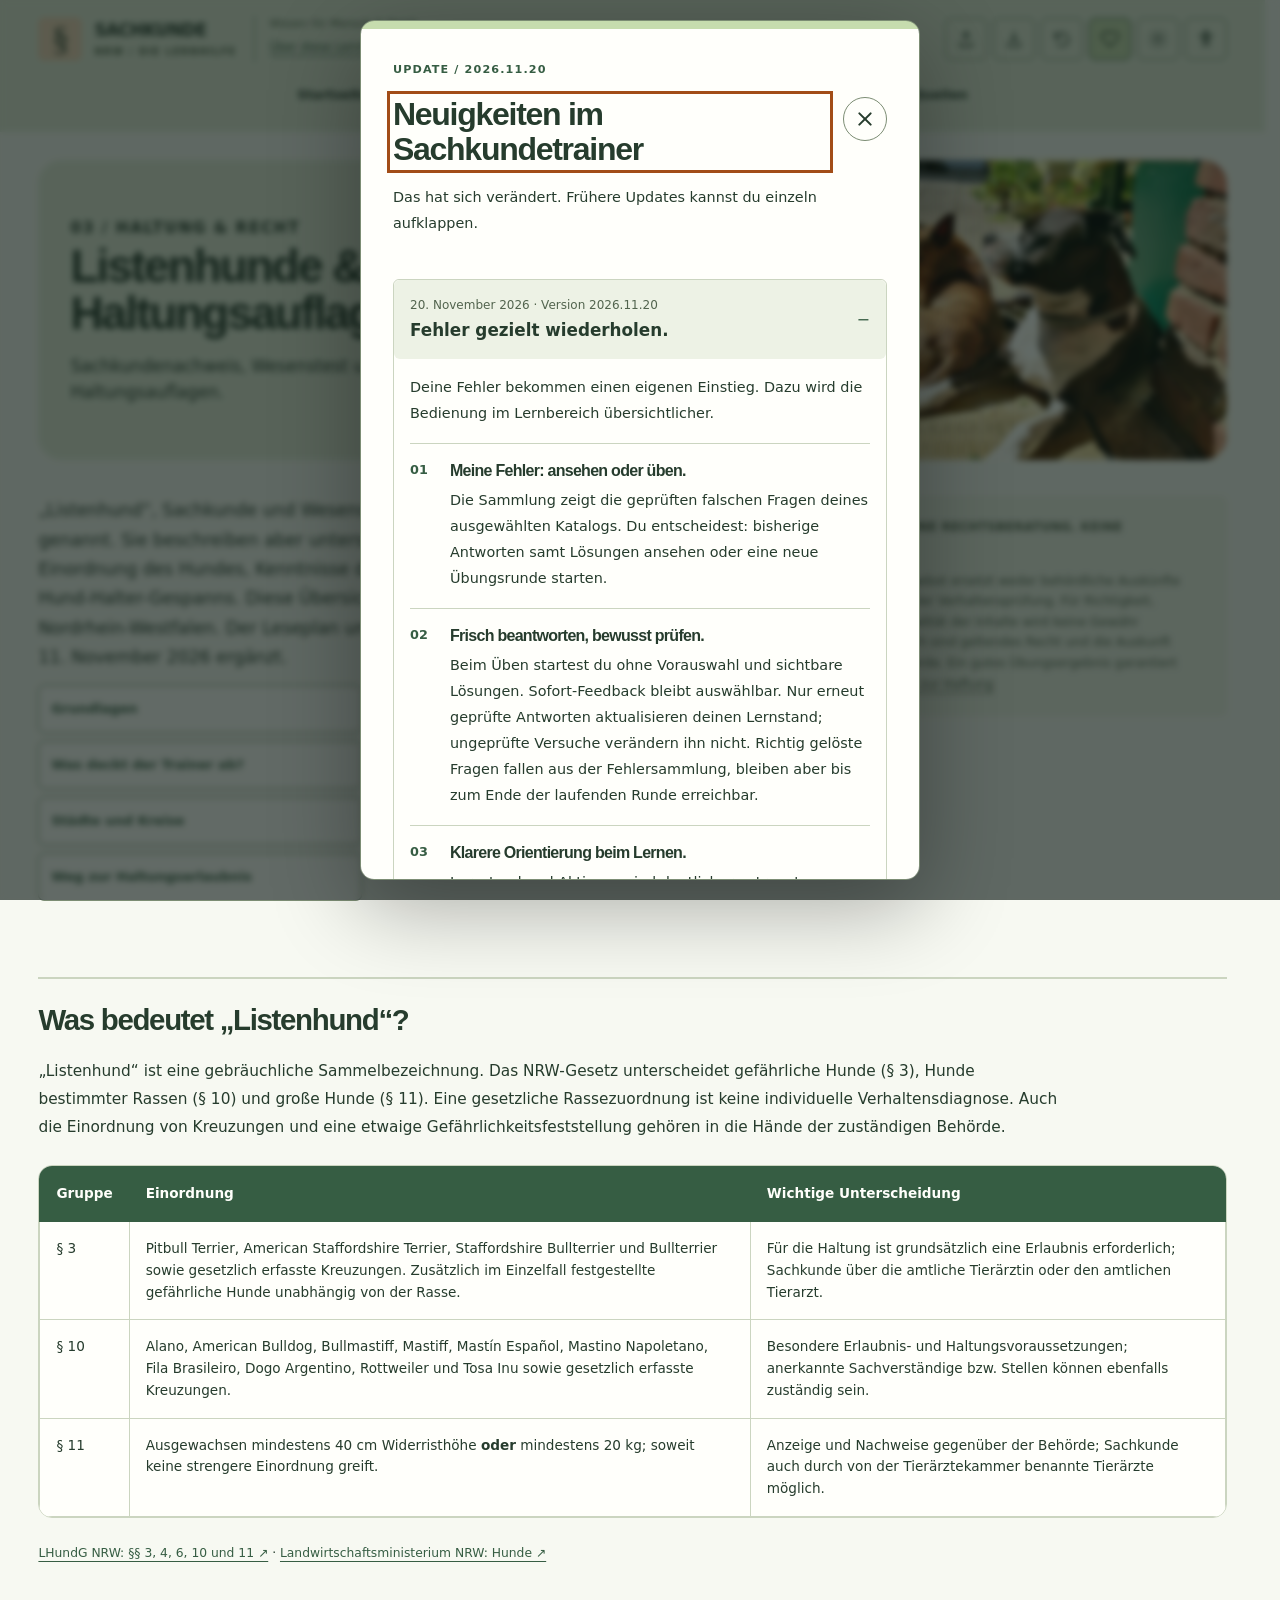
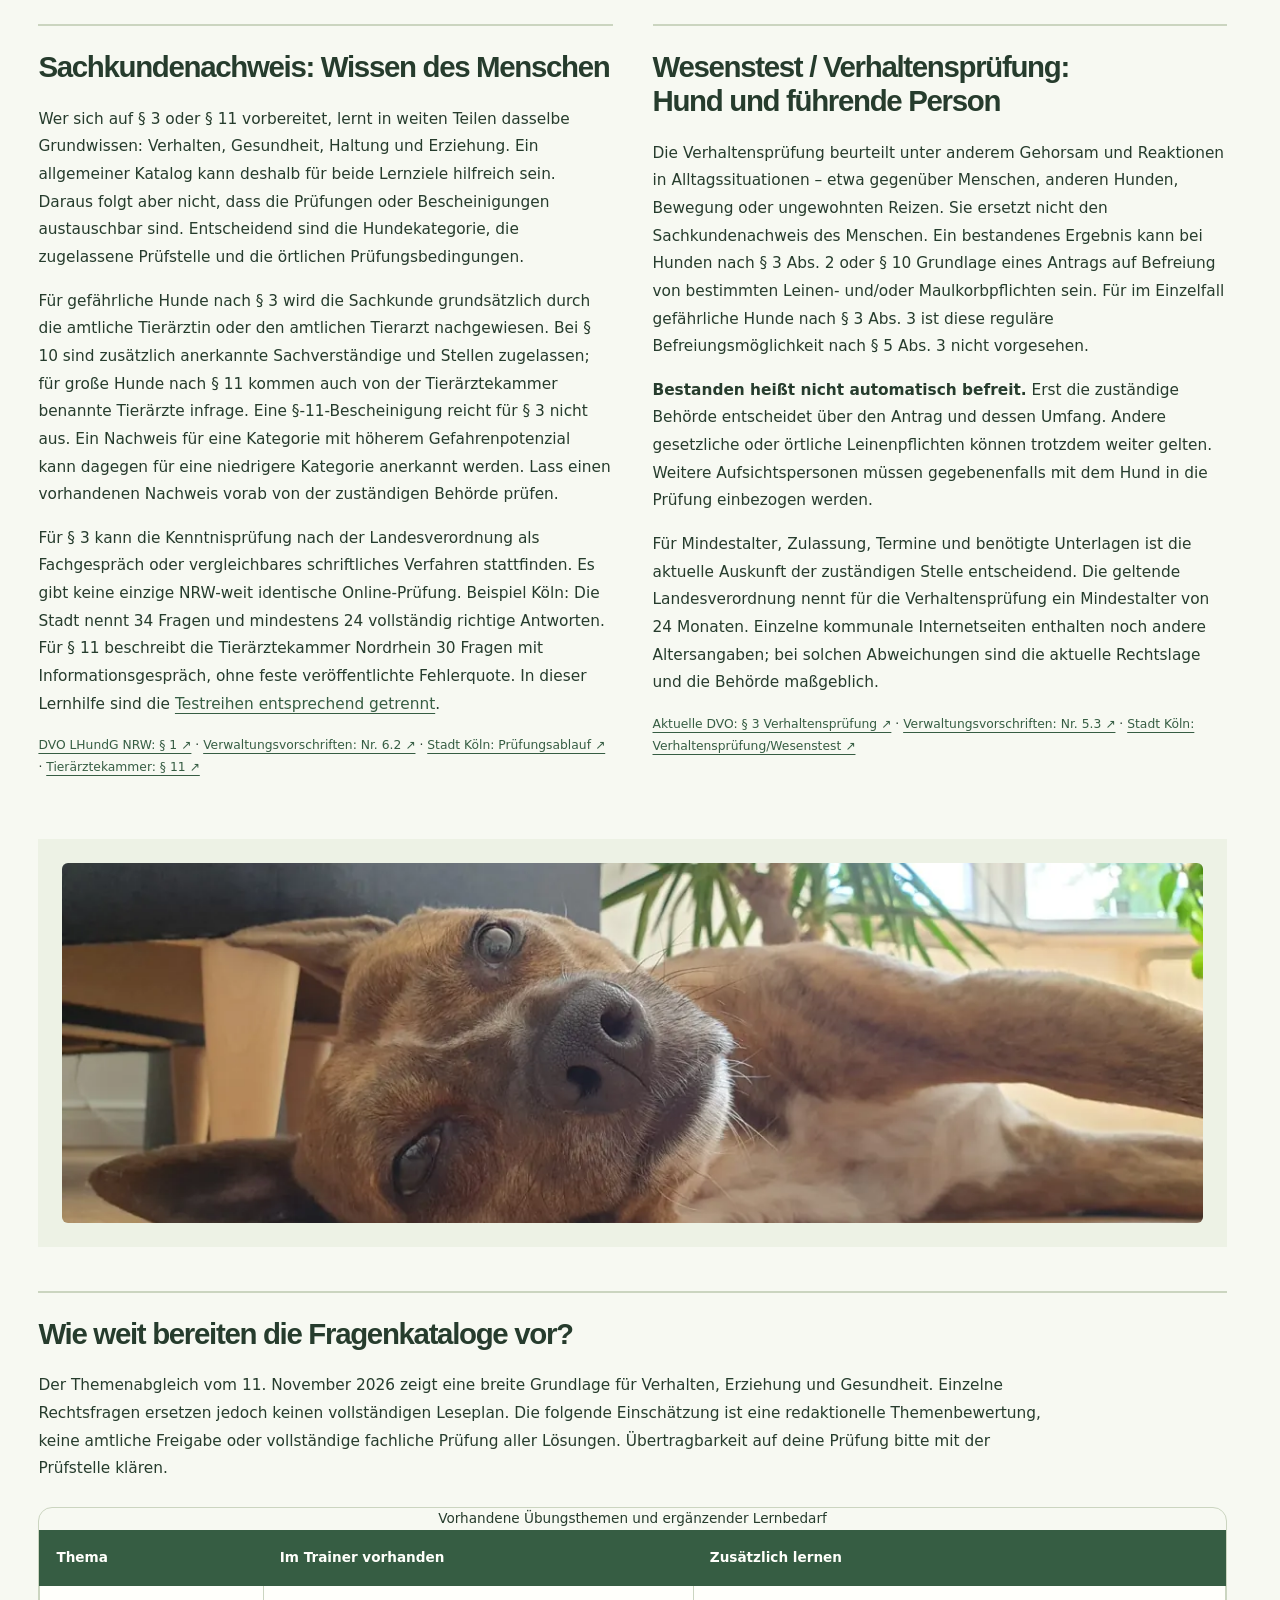
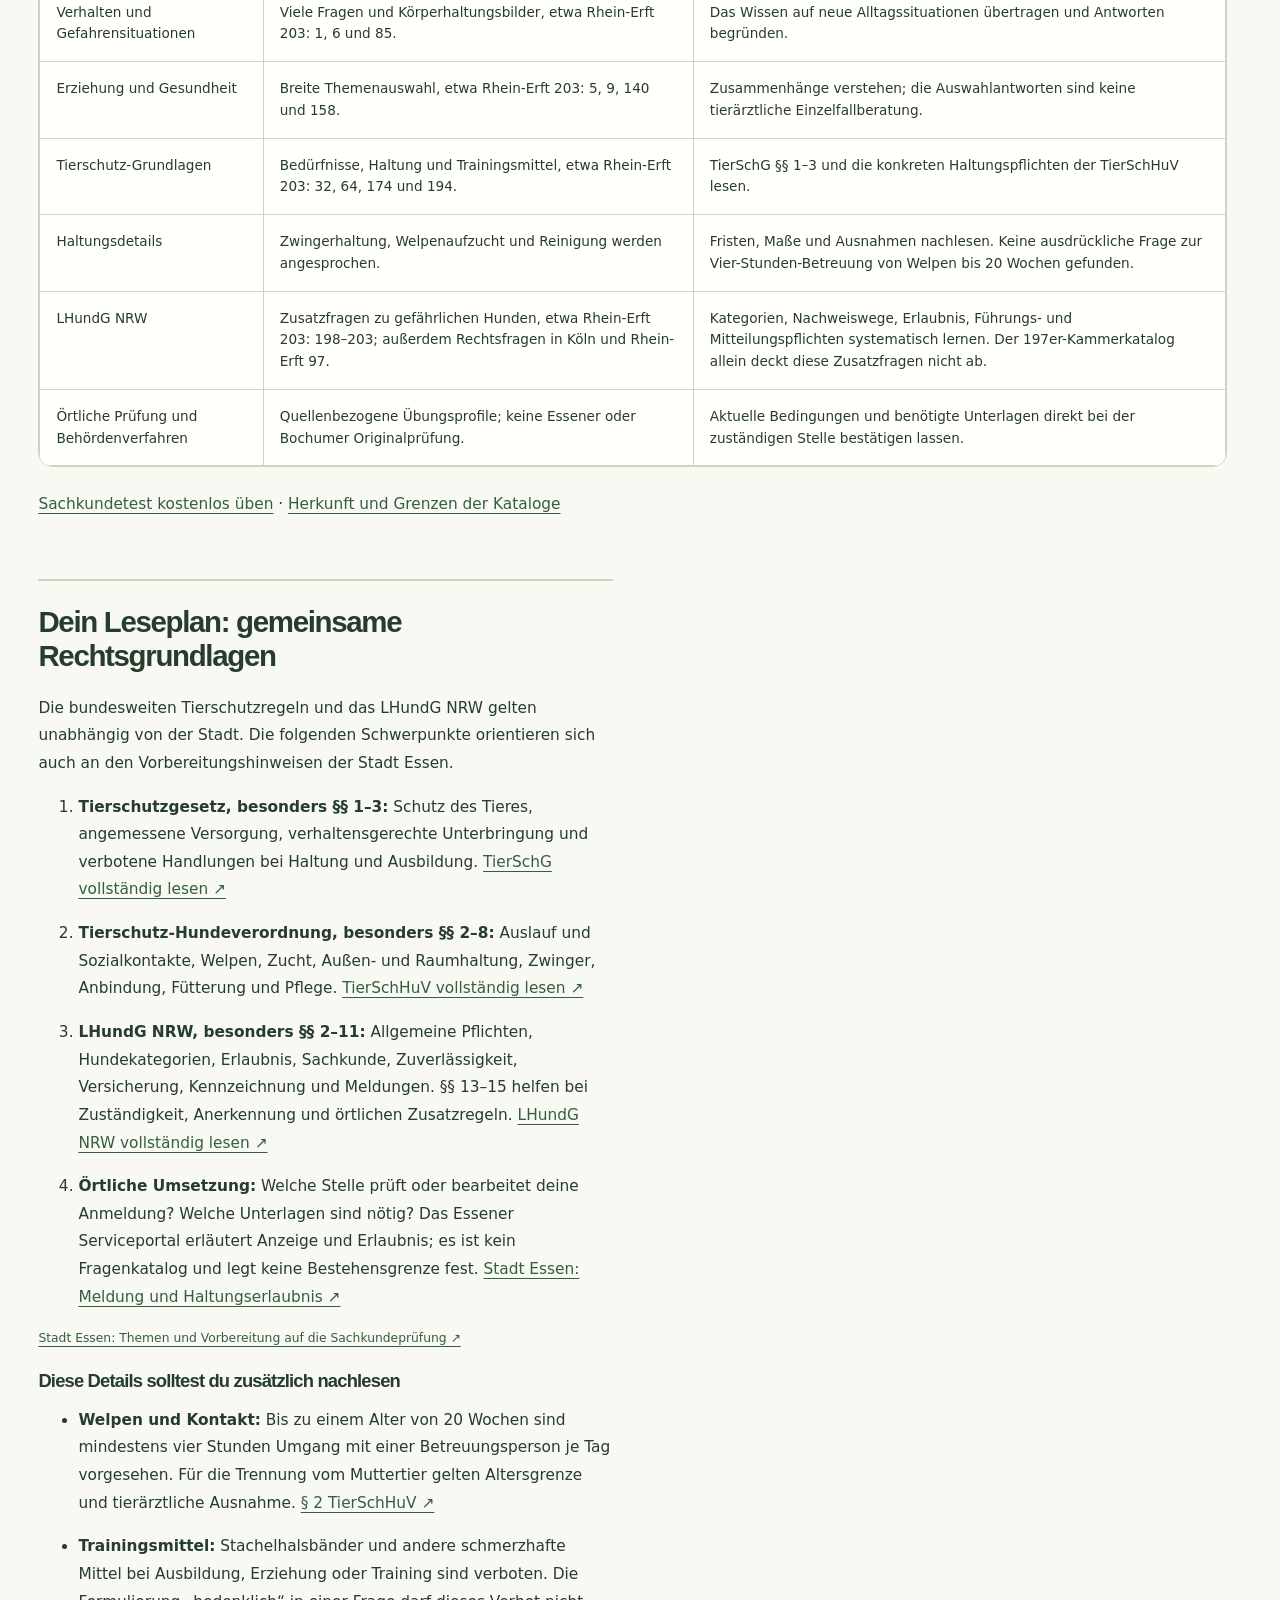
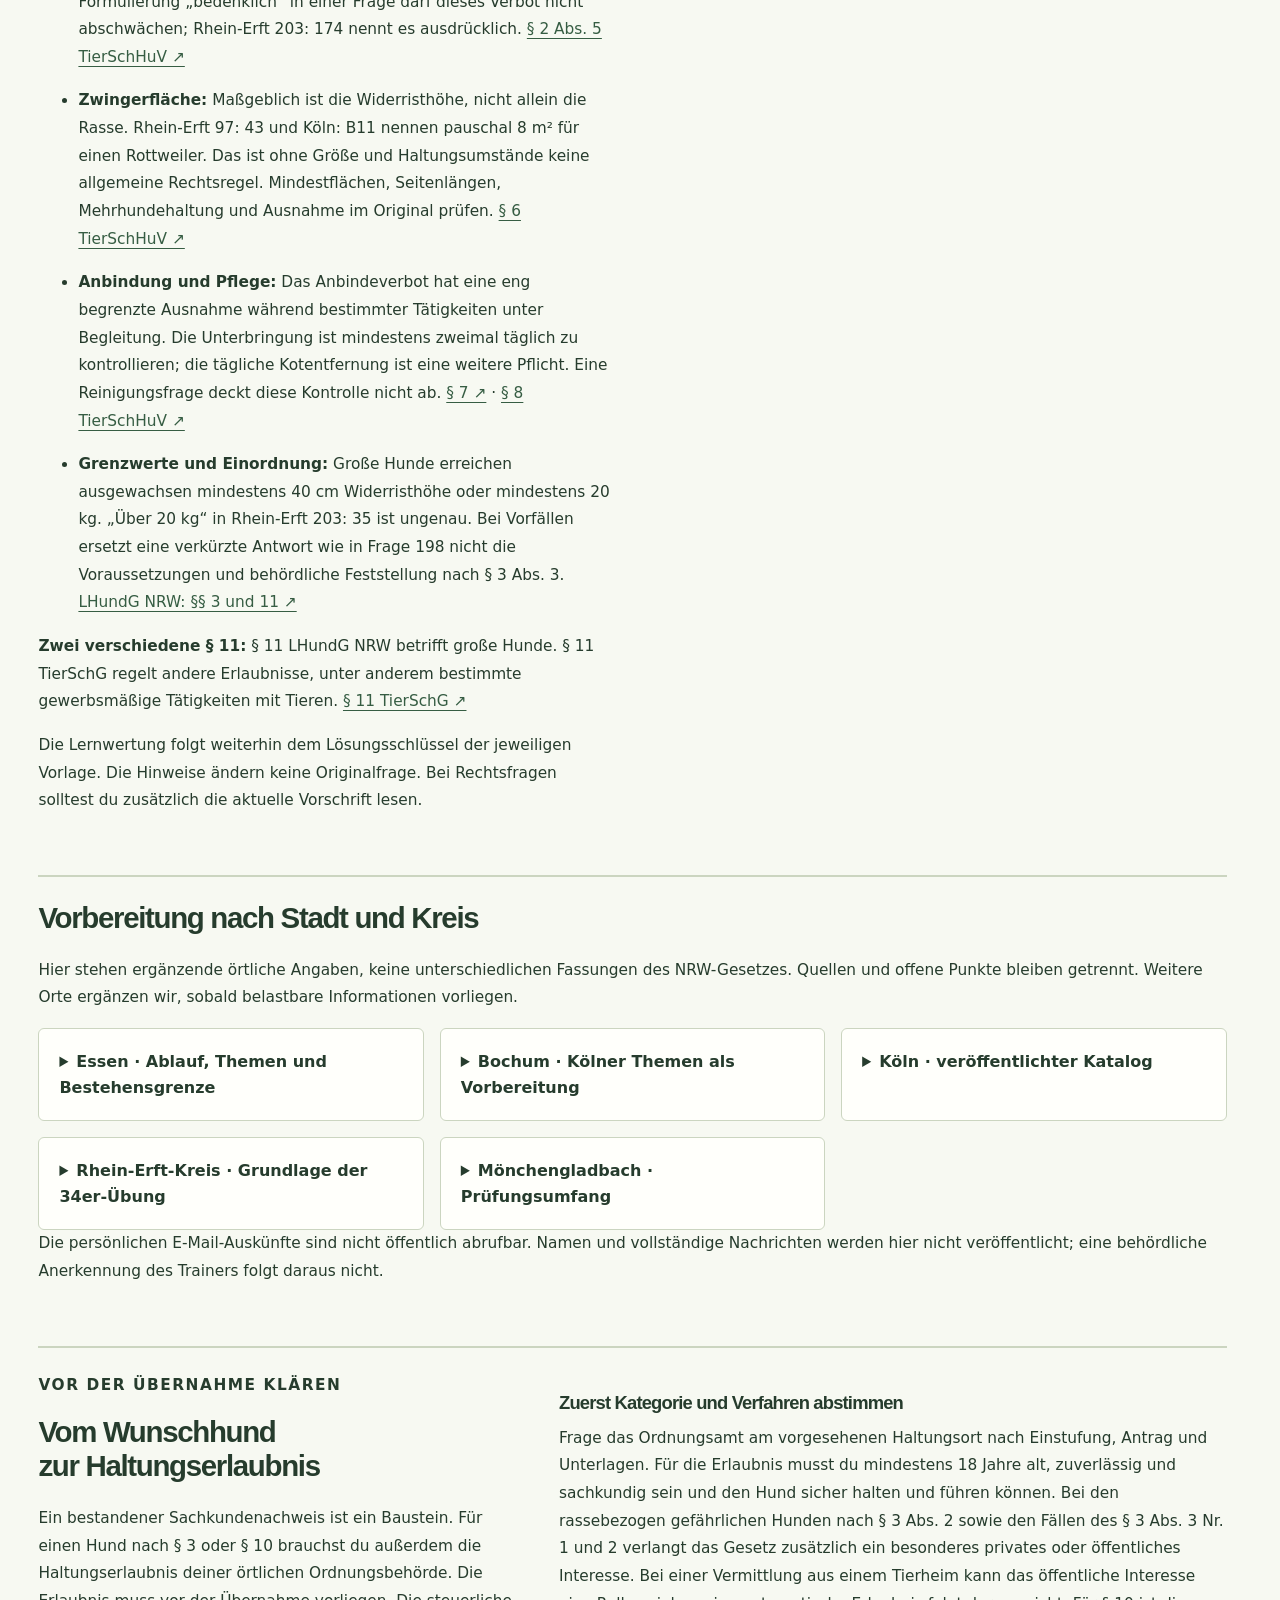
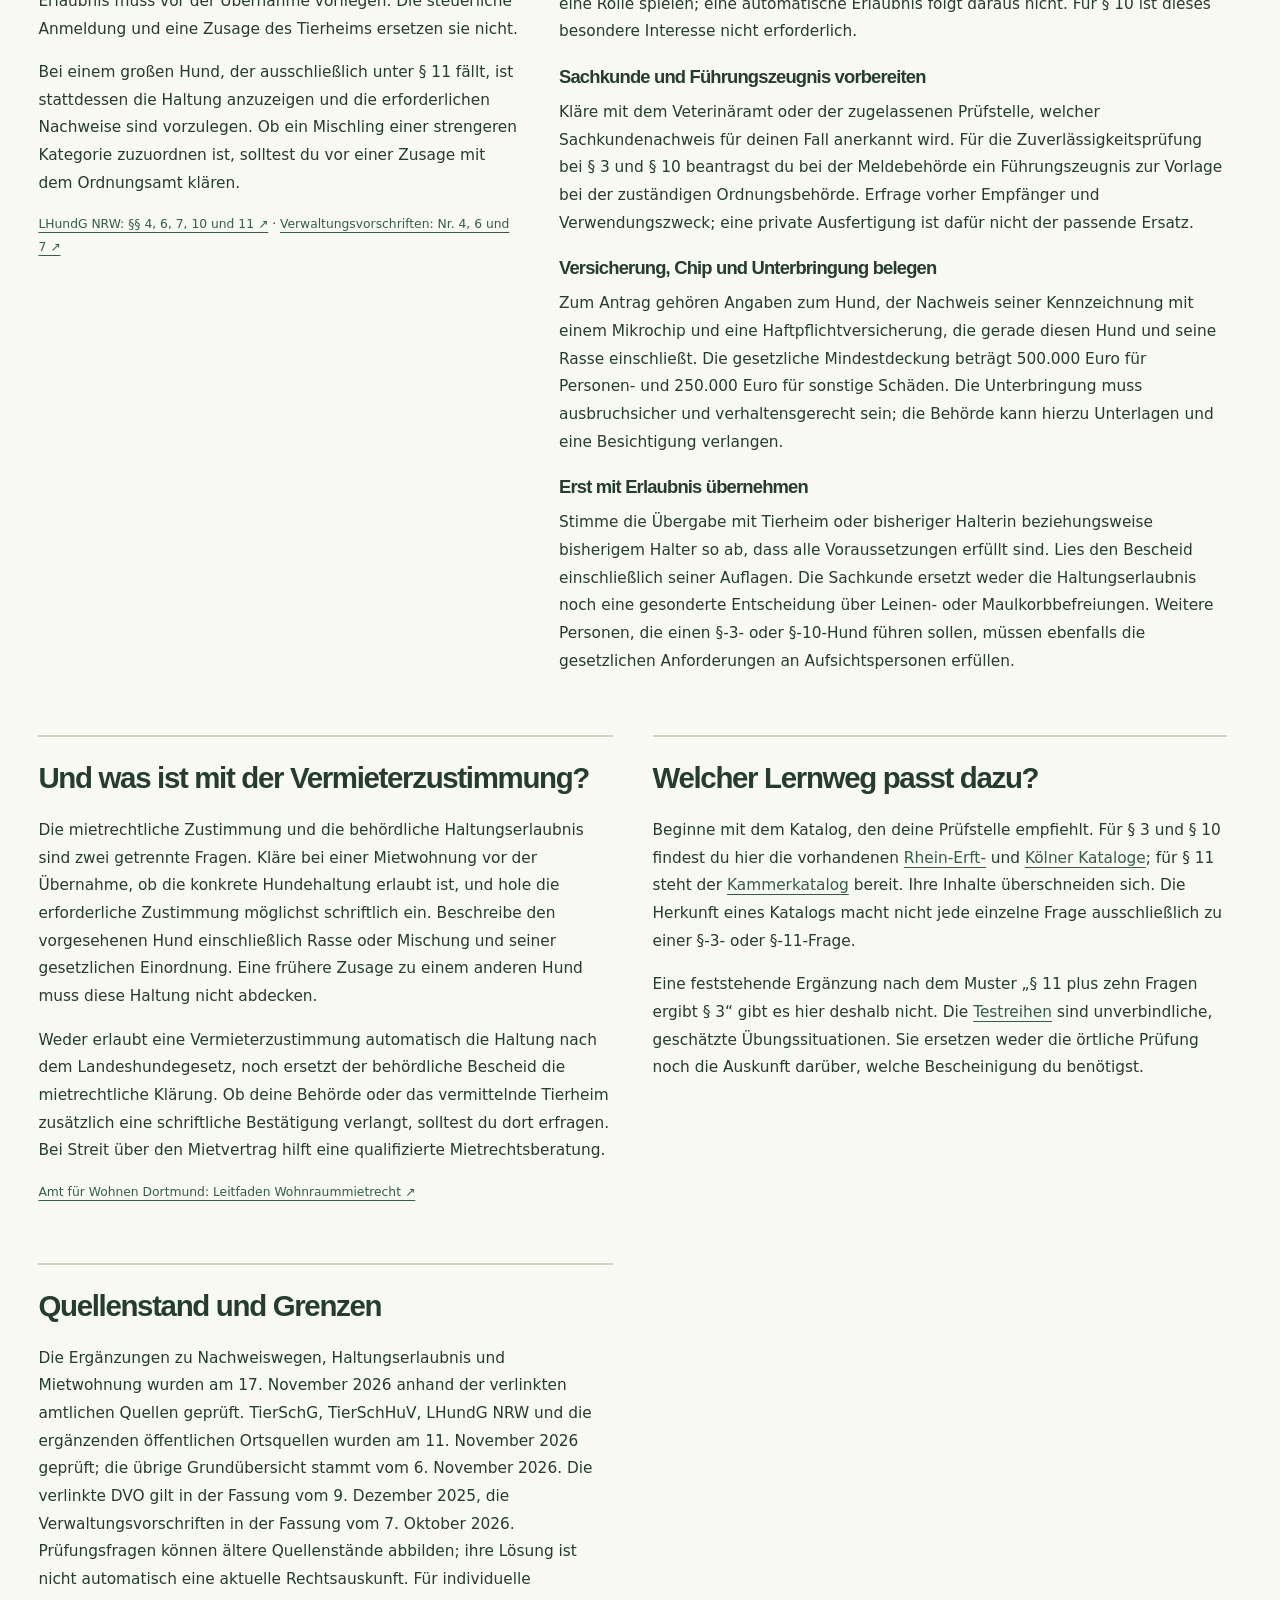
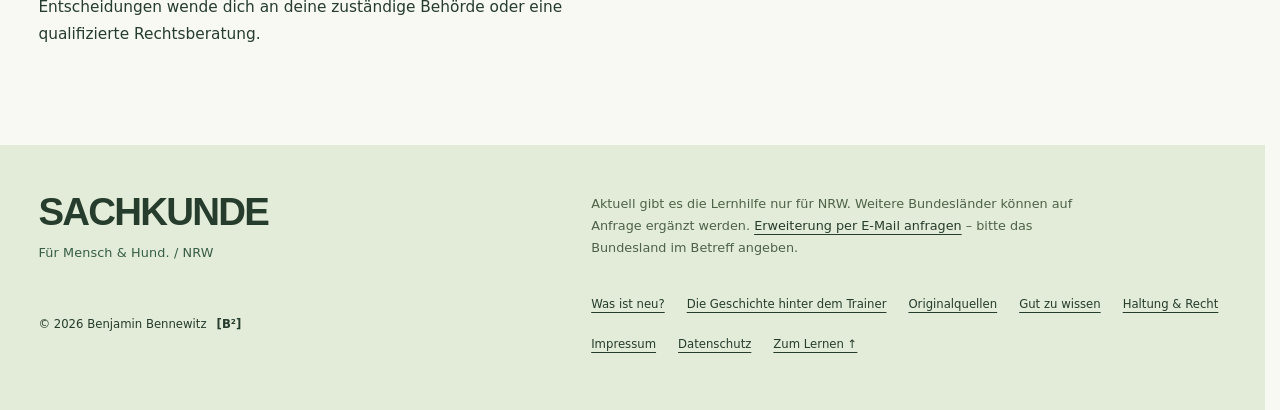
<file: hundewissen.html>
<!doctype html>
<html lang="de" class="knowledge-page">

<head>
  <meta charset="utf-8">
  <meta name="viewport" content="width=device-width, initial-scale=1">
  <meta name="color-scheme" content="light dark">
  <meta name="robots" content="index,follow">
  <title>Sachkundenachweis für Listenhunde in NRW</title>
  <meta name="description"
    content="Wie bereitest du dich auf den Sachkundenachweis für einen Listenhund in NRW vor? Infos zu Prüfung, Haltungsauflagen, Wesenstest und zuständigen Stellen.">
  <link rel="canonical" href="https://hunde-sachkundetrainer.de/nrw/hundewissen.html">
  <meta property="og:type" content="website">
  <meta property="og:locale" content="de_DE">
  <meta property="og:title" content="Sachkundenachweis für Listenhunde in NRW">
  <meta property="og:description"
    content="Wie bereitest du dich auf den Sachkundenachweis für einen Listenhund in NRW vor? Infos zu Prüfung, Haltungsauflagen, Wesenstest und zuständigen Stellen.">
  <meta property="og:url" content="https://hunde-sachkundetrainer.de/nrw/hundewissen.html">
  <link rel="icon" href="favicon.svg" type="image/svg+xml" sizes="any">
  <link rel="icon" href="favicon.png" type="image/png" sizes="96x96">
  <link rel="shortcut icon" href="favicon.ico" type="image/x-icon">
  <link rel="preload" href="templates/site-header.html" as="fetch" crossorigin>
  <script src="scripts/ui/accessibility-state.js?v=56"></script>
  <script src="scripts/ui/theme.js?v=38"></script>
  <link rel="stylesheet" href="styles/tokens.css?v=62">
  <link rel="stylesheet" href="styles/interface.css?v=50">
  <link rel="stylesheet" href="styles/navigation.css?v=72">
  <link rel="stylesheet" href="styles/character.css?v=63">
  <link rel="stylesheet" href="styles/editorial-identity.css?v=62">
  <link rel="stylesheet" href="styles/accessibility.css?v=58">
  <link rel="stylesheet" href="styles/page-tools.css?v=70">
  <link rel="stylesheet" href="styles/magazine.css?v=79">

</head>

<body><a class="skip-link" href="#inhalt">Zum Inhalt</a>
  <header class="site-header wrap" data-layout-src="templates/site-header.html">
    <a href="./">Startseite</a>
  </header>
  <main id="inhalt" class="prose wrap magazine" tabindex="-1">
    <!-- BLOCK START: Seitenauftakt -->
    <header class="page-masthead page-masthead--magazine">
      <div class="masthead-copy">
      <p class="eyebrow">03 / Haltung &amp; Recht</p>
      <h1>Listenhunde &amp; Haltungsauflagen in NRW</h1>
        <p class="masthead-deck">Sachkundenachweis, Wesenstest und Haltungsauflagen.</p>
      </div>
      <figure class="masthead-image"><img src="assets/public/zwei-hunde.webp" width="1200" height="900" alt="Zwei Hunde, gestromt und schwarzweiß, liegen auf einer sonnigen Terrasse." loading="eager" fetchpriority="high" decoding="async"></figure>
    </header>
    <!-- BLOCK END: Seitenauftakt -->
    <!-- BLOCK START: Orientierung -->
    <div class="editorial-intro">
    <aside class="legal-disclaimer" aria-label="Wichtiger Hinweis zur Lernhilfe"><strong>REINE LERNHILFE. KEINE
        RECHTSBERATUNG. KEINE PRÜFUNGSGARANTIE.</strong>
      <p>Dieses unabhängige Angebot ersetzt weder behördliche Auskünfte noch eine Sachkunde- oder Verhaltensprüfung. Für
        Richtigkeit, Vollständigkeit und Aktualität der Inhalte wird keine Gewähr übernommen. Maßgeblich sind geltendes
        Recht und die Auskunft deiner zuständigen Behörde. Ein gutes Übungsergebnis garantiert kein Bestehen. <a
          href="impressum.html#haftung">Hinweise zur Haftung</a></p>
    </aside>
    <p>„Listenhund“, Sachkunde und Wesenstest werden oft in einem Atemzug genannt. Sie beschreiben aber unterschiedliche
      Dinge: die rechtliche Einordnung des Hundes, Kenntnisse des Menschen und die Beurteilung des Hund-Halter-Gespanns.
      Diese Übersicht ist allgemeine Orientierung für Nordrhein-Westfalen. Der Leseplan und die Ortsinformationen wurden
      am 11. November 2026 ergänzt.</p>
    <nav class="knowledge-nav" aria-label="Themen zu Haltung und Recht">
      <a href="grundlagen.html">Grundlagen</a>
      <a href="#einstufung">Hundekategorien</a>
      <a href="#lernabdeckung">Was deckt der Trainer ab?</a>
      <a href="#recht">Rechtstexte und Leseplan</a>
      <a href="#staedte">Städte und Kreise</a>
      <a href="#verhalten">Verhaltensprüfung</a>
      <a href="#vorbereitung">Weg zur Haltungserlaubnis</a>
    </nav>
</div>
    <!-- BLOCK END: Orientierung -->
    <!-- BLOCK START: Magazinkapitel -->
    <div class="magazine-body">
      <div class="editorial-chapter editorial-chapter--full editorial-chapter--table">
        <h2 id="einstufung">Was bedeutet „Listenhund“?</h2>
    <p>„Listenhund“ ist eine gebräuchliche Sammelbezeichnung. Das NRW-Gesetz unterscheidet gefährliche Hunde (§ 3),
      Hunde bestimmter Rassen (§ 10) und große Hunde (§ 11). Eine gesetzliche Rassezuordnung ist keine individuelle
      Verhaltensdiagnose. Auch die Einordnung von Kreuzungen und eine etwaige Gefährlichkeitsfeststellung gehören in die
      Hände der zuständigen Behörde.</p>
    <div class="table-scroll">
      <table>
        <thead>
          <tr>
            <th>Gruppe</th>
            <th>Einordnung</th>
            <th>Wichtige Unterscheidung</th>
          </tr>
        </thead>
        <tbody>
          <tr>
            <td>§ 3</td>
            <td>Pitbull Terrier, American Staffordshire Terrier, Staffordshire Bullterrier und Bullterrier sowie
              gesetzlich erfasste Kreuzungen. Zusätzlich im Einzelfall festgestellte gefährliche Hunde unabhängig von
              der Rasse.</td>
            <td>Für die Haltung ist grundsätzlich eine Erlaubnis erforderlich; Sachkunde über die amtliche Tierärztin
              oder den amtlichen Tierarzt.</td>
          </tr>
          <tr>
            <td>§ 10</td>
            <td>Alano, American Bulldog, Bullmastiff, Mastiff, Mastín Español, Mastino Napoletano, Fila Brasileiro, Dogo
              Argentino, Rottweiler und Tosa Inu sowie gesetzlich erfasste Kreuzungen.</td>
            <td>Besondere Erlaubnis- und Haltungsvoraussetzungen; anerkannte Sachverständige bzw. Stellen können
              ebenfalls zuständig sein.</td>
          </tr>
          <tr>
            <td>§ 11</td>
            <td>Ausgewachsen mindestens 40 cm Widerristhöhe <strong>oder</strong> mindestens 20 kg; soweit keine
              strengere Einordnung greift.</td>
            <td>Anzeige und Nachweise gegenüber der Behörde; Sachkunde auch durch von der Tierärztekammer benannte
              Tierärzte möglich.</td>
          </tr>
        </tbody>
      </table>
    </div>
    <p class="source-links"><a
        href="https://recht.nrw.de/lrgv/gesetz/27092016-hundegesetz-fuer-das-land-nordrhein-westfalen-landeshundegesetz-lhundg-nrw/"
        target="_blank" rel="noopener noreferrer external">LHundG NRW: §§ 3, 4, 6, 10 und 11 ↗</a> · <a
        href="https://www.mlv.nrw.de/themen/verbraucherschutz/tierschutz-und-tierhaltung/hobby-tierhaltung/hunde/"
        target="_blank" rel="noopener noreferrer external">Landwirtschaftsministerium NRW: Hunde ↗</a></p>
</div>
      <div class="editorial-chapter">
        <h2 id="sachkunde">Sachkundenachweis: Wissen des Menschen</h2>
    <p>Wer sich auf § 3 oder § 11 vorbereitet, lernt in weiten Teilen dasselbe Grundwissen: Verhalten, Gesundheit,
      Haltung und Erziehung. Ein allgemeiner Katalog kann deshalb für beide Lernziele hilfreich sein. Daraus folgt aber
      nicht, dass die Prüfungen oder Bescheinigungen austauschbar sind. Entscheidend sind die Hundekategorie, die
      zugelassene Prüfstelle und die örtlichen Prüfungsbedingungen.</p>
    <p>Für gefährliche Hunde nach § 3 wird die Sachkunde grundsätzlich durch die amtliche Tierärztin oder den amtlichen
      Tierarzt nachgewiesen. Bei § 10 sind zusätzlich anerkannte Sachverständige und Stellen zugelassen; für große Hunde
      nach § 11 kommen auch von der Tierärztekammer benannte Tierärzte infrage. Eine §-11-Bescheinigung reicht für § 3
      nicht aus. Ein Nachweis für eine Kategorie mit höherem Gefahrenpotenzial kann dagegen für eine niedrigere Kategorie
      anerkannt werden. Lass einen vorhandenen Nachweis vorab von der zuständigen Behörde prüfen.</p>
    <p>Für § 3 kann die Kenntnisprüfung nach der Landesverordnung als Fachgespräch oder vergleichbares schriftliches
      Verfahren stattfinden. Es gibt keine einzige NRW-weit identische Online-Prüfung. Beispiel Köln: Die Stadt nennt 34
      Fragen und mindestens 24 vollständig richtige Antworten. Für § 11 beschreibt die Tierärztekammer Nordrhein 30
      Fragen mit Informationsgespräch, ohne feste veröffentlichte Fehlerquote. In dieser Lernhilfe sind die <a
        href="gut-zu-wissen.html#testreihen">Testreihen entsprechend getrennt</a>.</p>
    <p class="source-links"><a
        href="https://recht.nrw.de/lrgv/rechtsverordnung/09122025-ordnungsbehoerdliche-verordnung-zur-durchfuehrung-des/"
        target="_blank" rel="noopener noreferrer external">DVO LHundG NRW: § 1 ↗</a> · <a
        href="https://recht.nrw.de/lrmb/verwaltungsvorschrift/07102026-verwaltungsvorschriften-zum-landeshundegesetz-vv-lhundg-nrw/"
        target="_blank" rel="noopener noreferrer external">Verwaltungsvorschriften: Nr. 6.2 ↗</a> · <a
        href="https://www.stadt-koeln.de/service/produkt/sachkundenachweis-fuer-hundehalterinnen" target="_blank"
        rel="noopener noreferrer external">Stadt Köln: Prüfungsablauf ↗</a> · <a
        href="https://www.tieraerztekammer-nordrhein.de/tierhalter/sachkundebescheinigung-lhundg/" target="_blank"
        rel="noopener noreferrer external">Tierärztekammer: § 11 ↗</a></p>
</div>
      <div class="editorial-chapter">
        <h2 id="verhalten">Wesenstest / Verhaltensprüfung: Hund und führende Person</h2>
    <p>Die Verhaltensprüfung beurteilt unter anderem Gehorsam und Reaktionen in Alltagssituationen – etwa gegenüber
      Menschen, anderen Hunden, Bewegung oder ungewohnten Reizen. Sie ersetzt nicht den Sachkundenachweis des Menschen.
      Ein bestandenes Ergebnis kann bei Hunden nach § 3 Abs. 2 oder § 10 Grundlage eines Antrags auf Befreiung von
      bestimmten Leinen- und/oder Maulkorbpflichten sein. Für im Einzelfall gefährliche Hunde nach § 3 Abs. 3 ist diese
      reguläre Befreiungsmöglichkeit nach § 5 Abs. 3 nicht vorgesehen.</p>
    <p><strong>Bestanden heißt nicht automatisch befreit.</strong> Erst die zuständige Behörde entscheidet über den
      Antrag und dessen Umfang. Andere gesetzliche oder örtliche Leinenpflichten können trotzdem weiter gelten. Weitere
      Aufsichtspersonen müssen gegebenenfalls mit dem Hund in die Prüfung einbezogen werden.</p>
    <p>Für Mindestalter, Zulassung, Termine und benötigte Unterlagen ist die aktuelle Auskunft der zuständigen Stelle
      entscheidend. Die geltende Landesverordnung nennt für die Verhaltensprüfung ein Mindestalter von 24 Monaten.
      Einzelne kommunale Internetseiten enthalten noch andere Altersangaben; bei solchen Abweichungen sind die aktuelle
      Rechtslage und die Behörde maßgeblich.</p>
    <p class="source-links"><a
        href="https://recht.nrw.de/lrgv/rechtsverordnung/09122025-ordnungsbehoerdliche-verordnung-zur-durchfuehrung-des/"
        target="_blank" rel="noopener noreferrer external">Aktuelle DVO: § 3 Verhaltensprüfung ↗</a> · <a
        href="https://recht.nrw.de/lrmb/verwaltungsvorschrift/07102026-verwaltungsvorschriften-zum-landeshundegesetz-vv-lhundg-nrw/"
        target="_blank" rel="noopener noreferrer external">Verwaltungsvorschriften: Nr. 5.3 ↗</a> · <a
        href="https://www.stadt-koeln.de/service/produkte/00610/index.html" target="_blank"
        rel="noopener noreferrer external">Stadt Köln: Verhaltensprüfung/Wesenstest ↗</a></p>
</div>
      <!-- BLOCK START: Persönlicher Bildmoment -->
      <figure class="editorial-interlude"><img src="assets/public/huendin-ruhe.webp" width="1200" height="675" alt="Meine Hündin liegt zu Hause entspannt auf dem Boden." loading="lazy" decoding="async"></figure>
      <!-- BLOCK END: Persönlicher Bildmoment -->
      <section aria-labelledby="lernabdeckung" class="editorial-chapter editorial-chapter--full editorial-chapter--table">
      <h2 id="lernabdeckung">Wie weit bereiten die Fragenkataloge vor?</h2>
      <p>Der Themenabgleich vom <time datetime="2026-11-11">11. November 2026</time> zeigt eine breite Grundlage
        für Verhalten, Erziehung und Gesundheit. Einzelne Rechtsfragen ersetzen jedoch keinen vollständigen Leseplan.
        Die folgende Einschätzung ist eine redaktionelle Themenbewertung, keine amtliche Freigabe oder vollständige
        fachliche Prüfung aller Lösungen. Übertragbarkeit auf deine Prüfung bitte mit der Prüfstelle klären.</p>
      <div class="table-scroll">
        <table>
          <caption>Vorhandene Übungsthemen und ergänzender Lernbedarf</caption>
          <thead>
            <tr>
              <th scope="col">Thema</th>
              <th scope="col">Im Trainer vorhanden</th>
              <th scope="col">Zusätzlich lernen</th>
            </tr>
          </thead>
          <tbody>
            <tr>
              <td>Verhalten und Gefahrensituationen</td>
              <td>Viele Fragen und Körperhaltungsbilder, etwa Rhein-Erft 203: 1, 6 und 85.</td>
              <td>Das Wissen auf neue Alltagssituationen übertragen und Antworten begründen.</td>
            </tr>
            <tr>
              <td>Erziehung und Gesundheit</td>
              <td>Breite Themenauswahl, etwa Rhein-Erft 203: 5, 9, 140 und 158.</td>
              <td>Zusammenhänge verstehen; die Auswahlantworten sind keine tierärztliche Einzelfallberatung.</td>
            </tr>
            <tr>
              <td>Tierschutz-Grundlagen</td>
              <td>Bedürfnisse, Haltung und Trainingsmittel, etwa Rhein-Erft 203: 32, 64, 174 und 194.</td>
              <td>TierSchG §§ 1–3 und die konkreten Haltungspflichten der TierSchHuV lesen.</td>
            </tr>
            <tr>
              <td>Haltungsdetails</td>
              <td>Zwingerhaltung, Welpenaufzucht und Reinigung werden angesprochen.</td>
              <td>Fristen, Maße und Ausnahmen nachlesen. Keine ausdrückliche Frage zur Vier-Stunden-Betreuung von Welpen
                bis 20 Wochen gefunden.</td>
            </tr>
            <tr>
              <td>LHundG NRW</td>
              <td>Zusatzfragen zu gefährlichen Hunden, etwa Rhein-Erft 203: 198–203; außerdem Rechtsfragen in Köln und
                Rhein-Erft 97.</td>
              <td>Kategorien, Nachweiswege, Erlaubnis, Führungs- und Mitteilungspflichten systematisch lernen. Der
                197er-Kammerkatalog allein deckt diese Zusatzfragen nicht ab.</td>
            </tr>
            <tr>
              <td>Örtliche Prüfung und Behördenverfahren</td>
              <td>Quellenbezogene Übungsprofile; keine Essener oder Bochumer Originalprüfung.</td>
              <td>Aktuelle Bedingungen und benötigte Unterlagen direkt bei der zuständigen Stelle bestätigen lassen.
              </td>
            </tr>
          </tbody>
        </table>
      </div>
      <p><a href="lernen.html#trainer">Sachkundetest kostenlos üben</a> · <a href="quellen.html">Herkunft und Grenzen der Kataloge</a></p>
    </section>
      <section aria-labelledby="recht" class="editorial-chapter">
      <h2 id="recht">Dein Leseplan: gemeinsame Rechtsgrundlagen</h2>
      <p>Die bundesweiten Tierschutzregeln und das LHundG NRW gelten unabhängig von der Stadt.
        Die folgenden Schwerpunkte orientieren sich auch an den Vorbereitungshinweisen der Stadt Essen.</p>
      <ol>
        <li><strong>Tierschutzgesetz, besonders §§ 1–3:</strong> Schutz des Tieres, angemessene Versorgung,
          verhaltensgerechte Unterbringung und verbotene Handlungen bei Haltung und Ausbildung.
          <a href="https://www.gesetze-im-internet.de/tierschg/BJNR012770972.html" target="_blank"
            rel="noopener noreferrer external">TierSchG vollständig lesen ↗</a>
        </li>
        <li><strong>Tierschutz-Hundeverordnung, besonders §§ 2–8:</strong> Auslauf und Sozialkontakte,
          Welpen, Zucht, Außen- und Raumhaltung, Zwinger, Anbindung, Fütterung und Pflege.
          <a href="https://www.gesetze-im-internet.de/tierschhuv/BJNR083800001.html" target="_blank"
            rel="noopener noreferrer external">TierSchHuV vollständig lesen ↗</a>
        </li>
        <li><strong>LHundG NRW, besonders §§ 2–11:</strong> Allgemeine Pflichten, Hundekategorien,
          Erlaubnis, Sachkunde, Zuverlässigkeit, Versicherung, Kennzeichnung und Meldungen.
          §§ 13–15 helfen bei Zuständigkeit, Anerkennung und örtlichen Zusatzregeln.
          <a href="https://recht.nrw.de/lrgv/gesetz/27092016-hundegesetz-fuer-das-land-nordrhein-westfalen-landeshundegesetz-lhundg-nrw/"
            target="_blank" rel="noopener noreferrer external">LHundG NRW vollständig lesen ↗</a>
        </li>
        <li><strong>Örtliche Umsetzung:</strong> Welche Stelle prüft oder bearbeitet deine Anmeldung?
          Welche Unterlagen sind nötig? Das Essener Serviceportal erläutert Anzeige und Erlaubnis;
          es ist kein Fragenkatalog und legt keine Bestehensgrenze fest.
          <a href="https://service.essen.de/detail/-/vr-bis-detail/dienstleistung/41286/show" target="_blank"
            rel="noopener noreferrer external">Stadt Essen: Meldung und Haltungserlaubnis ↗</a>
        </li>
      </ol>
      <p class="source-links"><a href="https://www.essen.de/leben/umwelt/veterinaerwesen/hundehaltung.de.html"
          target="_blank" rel="noopener noreferrer external">Stadt Essen: Themen und Vorbereitung auf die
          Sachkundeprüfung ↗</a></p>
      <h3 id="rechtsdetails">Diese Details solltest du zusätzlich nachlesen</h3>
      <ul>
        <li><strong>Welpen und Kontakt:</strong> Bis zu einem Alter von 20 Wochen sind mindestens vier Stunden
          Umgang mit einer Betreuungsperson je Tag vorgesehen. Für die Trennung vom Muttertier gelten Altersgrenze
          und tierärztliche Ausnahme. <a href="https://www.gesetze-im-internet.de/tierschhuv/__2.html" target="_blank"
            rel="noopener noreferrer external">§ 2 TierSchHuV ↗</a></li>
        <li><strong>Trainingsmittel:</strong> Stachelhalsbänder und andere schmerzhafte Mittel bei Ausbildung,
          Erziehung oder Training sind verboten. Die Formulierung „bedenklich“ in einer Frage darf dieses Verbot
          nicht abschwächen; Rhein-Erft 203: 174 nennt es ausdrücklich.
          <a href="https://www.gesetze-im-internet.de/tierschhuv/__2.html" target="_blank"
            rel="noopener noreferrer external">§ 2 Abs. 5 TierSchHuV ↗</a>
        </li>
        <li><strong>Zwingerfläche:</strong> Maßgeblich ist die Widerristhöhe, nicht allein die Rasse.
          Rhein-Erft 97: 43 und Köln: B11 nennen pauschal 8 m² für einen Rottweiler. Das ist ohne Größe und
          Haltungsumstände keine allgemeine Rechtsregel. Mindestflächen, Seitenlängen, Mehrhundehaltung und Ausnahme
          im Original prüfen. <a href="https://www.gesetze-im-internet.de/tierschhuv/__6.html" target="_blank"
            rel="noopener noreferrer external">§ 6 TierSchHuV ↗</a></li>
        <li><strong>Anbindung und Pflege:</strong> Das Anbindeverbot hat eine eng begrenzte Ausnahme während
          bestimmter Tätigkeiten unter Begleitung. Die Unterbringung ist mindestens zweimal täglich zu kontrollieren;
          die tägliche Kotentfernung ist eine weitere Pflicht. Eine Reinigungsfrage deckt diese Kontrolle nicht ab.
          <a href="https://www.gesetze-im-internet.de/tierschhuv/__7.html" target="_blank"
            rel="noopener noreferrer external">§ 7 ↗</a> ·
          <a href="https://www.gesetze-im-internet.de/tierschhuv/__8.html" target="_blank"
            rel="noopener noreferrer external">§ 8 TierSchHuV ↗</a>
        </li>
        <li><strong>Grenzwerte und Einordnung:</strong> Große Hunde erreichen ausgewachsen mindestens 40 cm
          Widerristhöhe oder mindestens 20 kg. „Über 20 kg“ in Rhein-Erft 203: 35 ist ungenau. Bei Vorfällen ersetzt
          eine verkürzte Antwort wie in Frage 198 nicht die Voraussetzungen und behördliche Feststellung nach § 3 Abs.
          3.
          <a href="https://recht.nrw.de/lrgv/gesetz/27092016-hundegesetz-fuer-das-land-nordrhein-westfalen-landeshundegesetz-lhundg-nrw/"
            target="_blank" rel="noopener noreferrer external">LHundG NRW: §§ 3 und 11 ↗</a>
        </li>
      </ul>
      <p><strong>Zwei verschiedene § 11:</strong> § 11 LHundG NRW betrifft große Hunde. § 11 TierSchG regelt
        andere Erlaubnisse, unter anderem bestimmte gewerbsmäßige Tätigkeiten mit Tieren.
        <a href="https://www.gesetze-im-internet.de/tierschg/__11.html" target="_blank"
          rel="noopener noreferrer external">§ 11 TierSchG ↗</a>
      </p>
      <p>Die Lernwertung folgt weiterhin dem Lösungsschlüssel der jeweiligen Vorlage. Die Hinweise ändern keine
        Originalfrage. Bei Rechtsfragen solltest du zusätzlich die aktuelle Vorschrift lesen.</p>
    </section>
      <section aria-labelledby="staedte" class="editorial-chapter editorial-chapter--full">
      <h2 id="staedte">Vorbereitung nach Stadt und Kreis</h2>
      <p>Hier stehen ergänzende örtliche Angaben, keine unterschiedlichen Fassungen des NRW-Gesetzes.
        Quellen und offene Punkte bleiben getrennt. Weitere Orte ergänzen wir, sobald belastbare Informationen
        vorliegen.</p>
      <div class="city-grid">
        <details id="ort-essen" class="city-profile" data-city-dialog>
          <summary>Essen · Ablauf, Themen und Bestehensgrenze</summary>
          <div class="city-content">
          <p>Nach persönlichen E-Mail-Auskünften vom 11. November 2026 prüft das Veterinäramt ausschließlich
            die Sachkunde für gefährliche Hunde nach § 3. Für die schriftliche Prüfung wurden folgende
            Rahmenbedingungen mitgeteilt:</p>
          <ul>
            <li><strong>Umfang und Zeit:</strong> ca. 50 Fragen, grundsätzlich kein Zeitlimit.</li>
            <li><strong>Drei Prüfungsteile:</strong> „Biologie und Gesundheit“, „Verhalten und Erziehung“ und „Recht“.
              Die Fragen verteilen sich ungefähr gleichmäßig; eine feste Anzahl je Teil wurde nicht genannt.</li>
            <li><strong>Bestehen:</strong> 75 % der Punkte insgesamt und auch in jedem einzelnen Prüfungsteil.
              Ein gutes Gesamtergebnis gleicht einen nicht bestandenen Teil nicht aus.</li>
            <li><strong>Teilpunkte:</strong> Bei unvollständiger richtiger Auswahl können Teilpunkte möglich sein.
              Daraus folgt kein Anspruch auf Teilpunkte bei zusätzlich falsch gewählten Antworten.
              Das genaue Schema ist nicht zur Veröffentlichung vorgesehen.</li>
            <li><strong>Nachgespräch:</strong> insbesondere bei knapp verfehlter Bestehensgrenze. Eine rein mündliche
              Prüfung kann bei Legasthenie unter Umständen als besonderer Einzelfall angeboten werden;
              dies bitte vorab mit der Prüfstelle klären.</li>
          </ul>
          <p>Die öffentliche Seite empfiehlt neben Haltung &amp; Recht die Originalrechtstexte; Internetfragebögen
            allein
            reichen zur Vorbereitung nicht aus. Ein Essener Originalfragenkatalog liegt uns nicht vor.
            Die genaue Essener Punktewertung und die mündliche Beurteilung werden hier nicht nachgebildet.
            Unser <a href="lernen.html?mode=essenexam#trainer">unverbindlicher Beispieltest mit 50 Fragen</a>
            nutzt eine eigene Auswahl und eine eigene Wertung; <a href="gut-zu-wissen.html#essen-beispiel">Annahmen und
              Grenzen</a>.
            <a href="quellen.html#essen">Quelle und Grenzen der Essener Angaben</a>.
          </p>
          <p><a href="https://www.essen.de/leben/umwelt/veterinaerwesen/hundehaltung.de.html" target="_blank"
              rel="noopener noreferrer external">Essen: Prüfungsvorbereitung ↗</a> ·
            <a href="https://service.essen.de/detail/-/vr-bis-detail/dienstleistung/41286/show" target="_blank"
              rel="noopener noreferrer external">Essen: Anmeldung und Erlaubnis ↗</a>
          </p>
        </div>
        </details>
        <details id="ort-bochum" class="city-profile" data-city-dialog>
          <summary>Bochum · Kölner Themen als Vorbereitung</summary>
          <div class="city-content">
          <p>Nach persönlicher E-Mail-Auskunft vom 10. November 2026 empfiehlt Bochum den öffentlich zugänglichen
            Kölner Katalog zur Themenorientierung. Antworten sollen verstanden werden. Die Stadt verwendet eigene,
            nicht bereitgestellte Fragen. Es gibt hier keine Bochum-Simulation.
            <a href="quellen.html#bochum">Herkunft und Grenzen dieser Empfehlung</a>.
          </p>
        </div>
        </details>
        <details id="ort-koeln" class="city-profile" data-city-dialog>
          <summary>Köln · veröffentlichter Katalog</summary>
          <div class="city-content">
          <p>Die Stadt nennt öffentlich 34 Fragen, davon mindestens 24 vollständig richtig. Unser Kölner Lernbereich
            stammt aus einer abweichenden zugesandten Fassung. Die 34er-Testreihe verwendet den Rhein-Erft-203-Pool
            und bildet keine identische Kölner Prüfung ab.
            <a href="quellen.html#koeln">Katalogfassungen vergleichen</a>.
          </p>
          <p><a href="https://www.stadt-koeln.de/service/produkt/sachkundenachweis-fuer-hundehalterinnen"
              target="_blank" rel="noopener noreferrer external">Köln: aktueller Prüfungsablauf ↗</a></p>
        </div>
        </details>
        <details id="ort-rhein-erft" class="city-profile" data-city-dialog>
          <summary>Rhein-Erft-Kreis · Grundlage der 34er-Übung</summary>
          <div class="city-content">
          <p>Unsere 34er-Übung nutzt den 203er-Katalog und dessen veröffentlichte Eckdaten. Die öffentliche
            Serviceseite verlinkt den Vorbereitungskatalog; Teilnahme und Termin bitte aktuell beim Kreis klären.
            Der zugesandte 97er-Bogen bleibt eine getrennte Quelle.
            <a href="quellen.html#rhein203">Herkunft und Zuordnung der Vorlagen</a>.
          </p>
          <p><a href="https://portal.rhein-erft-kreis.de/detail/-/vr-bis-detail/dienstleistung/42735/show"
              target="_blank" rel="noopener noreferrer external">Rhein-Erft-Kreis: Sachkundenachweis ↗</a></p>
        </div>
        </details>
        <details id="ort-mg" class="city-profile" data-city-dialog>
          <summary>Mönchengladbach · Prüfungsumfang</summary>
          <div class="city-content">
          <p>Die vorhandene Simulation mit 119 Fragen beruht auf vom Betreiber per E-Mail bestätigten Eckdaten.
            Die am 11. November 2026 abgerufene öffentliche Stadtseite nennt dagegen aktuell 99 Fragen.
            Die Simulation ist ein Übungsprofil mit gesondertem Quellenstand. Welcher Umfang für deinen Termin gilt,
            muss die Prüfstelle klären. Die Simulation enthält keine MG-Originalfragen.</p>
          <p><a
              href="https://www.moenchengladbach.de/rathaus/buergerinfo-a-z/recht-soziales-jugend-gesundheit-verbraucherschutz-dezernat-v/fachbereich-verbraucherschutz-und-tiergesundheit-39/tiergesundheit/sachkundepruefungen-lhundg-nrw"
              target="_blank" rel="noopener noreferrer external">Mönchengladbach: öffentliche Prüfungsinformationen
              ↗</a> ·
            <a href="gut-zu-wissen.html#simulation">Einordnung der Simulation</a>
          </p>
        </div>
        </details>
      </div>
      <p class="microcopy">Die persönlichen E-Mail-Auskünfte sind nicht öffentlich abrufbar. Namen und vollständige
        Nachrichten werden hier nicht veröffentlicht; eine behördliche Anerkennung des Trainers folgt daraus nicht.</p>
    </section>
      <!-- BLOCK START: Weg zur Haltungserlaubnis -->
      <section class="editorial-chapter editorial-chapter--full editorial-chapter--split" aria-labelledby="vorbereitung">
        <div>
          <p class="eyebrow">Vor der Übernahme klären</p>
          <h2 id="vorbereitung">Vom Wunschhund zur Haltungserlaubnis</h2>
          <p>Ein bestandener Sachkundenachweis ist ein Baustein. Für einen Hund nach § 3 oder § 10 brauchst du außerdem
            die Haltungserlaubnis deiner örtlichen Ordnungsbehörde. Die Erlaubnis muss vor der Übernahme vorliegen.
            Die steuerliche Anmeldung und eine Zusage des Tierheims ersetzen sie nicht.</p>
          <p>Bei einem großen Hund, der ausschließlich unter § 11 fällt, ist stattdessen die Haltung anzuzeigen und die
            erforderlichen Nachweise sind vorzulegen. Ob ein Mischling einer strengeren Kategorie zuzuordnen ist,
            solltest du vor einer Zusage mit dem Ordnungsamt klären.</p>
          <p class="source-links"><a
              href="https://recht.nrw.de/lrgv/gesetz/27092016-hundegesetz-fuer-das-land-nordrhein-westfalen-landeshundegesetz-lhundg-nrw/"
              target="_blank" rel="noopener noreferrer external">LHundG NRW: §§ 4, 6, 7, 10 und 11 ↗</a> · <a
              href="https://recht.nrw.de/lrmb/verwaltungsvorschrift/07102026-verwaltungsvorschriften-zum-landeshundegesetz-vv-lhundg-nrw/"
              target="_blank" rel="noopener noreferrer external">Verwaltungsvorschriften: Nr. 4, 6 und 7 ↗</a></p>
        </div>
        <div class="chapter-body">
          <h3>Zuerst Kategorie und Verfahren abstimmen</h3>
          <p>Frage das Ordnungsamt am vorgesehenen Haltungsort nach Einstufung, Antrag und Unterlagen. Für die Erlaubnis
            musst du mindestens 18 Jahre alt, zuverlässig und sachkundig sein und den Hund sicher halten und führen
            können. Bei den rassebezogen gefährlichen Hunden nach § 3 Abs. 2 sowie den Fällen des § 3 Abs. 3 Nr. 1 und 2
            verlangt das Gesetz zusätzlich ein besonderes privates oder öffentliches Interesse. Bei einer Vermittlung
            aus einem Tierheim kann das öffentliche Interesse eine Rolle spielen; eine automatische Erlaubnis folgt
            daraus nicht. Für § 10 ist dieses besondere Interesse nicht erforderlich.</p>
          <h3>Sachkunde und Führungszeugnis vorbereiten</h3>
          <p>Kläre mit dem Veterinäramt oder der zugelassenen Prüfstelle, welcher Sachkundenachweis für deinen Fall
            anerkannt wird. Für die Zuverlässigkeitsprüfung bei § 3 und § 10 beantragst du bei der Meldebehörde ein
            Führungszeugnis zur Vorlage bei der zuständigen Ordnungsbehörde. Erfrage vorher Empfänger und Verwendungszweck;
            eine private Ausfertigung ist dafür nicht der passende Ersatz.</p>
          <h3>Versicherung, Chip und Unterbringung belegen</h3>
          <p>Zum Antrag gehören Angaben zum Hund, der Nachweis seiner Kennzeichnung mit einem Mikrochip und eine
            Haftpflichtversicherung, die gerade diesen Hund und seine Rasse einschließt. Die gesetzliche Mindestdeckung
            beträgt 500.000 Euro für Personen- und 250.000 Euro für sonstige Schäden. Die Unterbringung muss ausbruchsicher
            und verhaltensgerecht sein; die Behörde kann hierzu Unterlagen und eine Besichtigung verlangen.</p>
          <h3>Erst mit Erlaubnis übernehmen</h3>
          <p>Stimme die Übergabe mit Tierheim oder bisheriger Halterin beziehungsweise bisherigem Halter so ab, dass alle
            Voraussetzungen erfüllt sind. Lies den Bescheid einschließlich seiner Auflagen. Die Sachkunde ersetzt weder
            die Haltungserlaubnis noch eine gesonderte Entscheidung über Leinen- oder Maulkorbbefreiungen. Weitere Personen,
            die einen §-3- oder §-10-Hund führen sollen, müssen ebenfalls die gesetzlichen Anforderungen an Aufsichtspersonen
            erfüllen.</p>
        </div>
      </section>
      <!-- BLOCK END: Weg zur Haltungserlaubnis -->
      <!-- BLOCK START: Mietwohnung und Zustimmung -->
      <section class="editorial-chapter" aria-labelledby="mietwohnung">
        <h2 id="mietwohnung">Und was ist mit der Vermieterzustimmung?</h2>
        <p>Die mietrechtliche Zustimmung und die behördliche Haltungserlaubnis sind zwei getrennte Fragen. Kläre bei
          einer Mietwohnung vor der Übernahme, ob die konkrete Hundehaltung erlaubt ist, und hole die erforderliche
          Zustimmung möglichst schriftlich ein. Beschreibe den vorgesehenen Hund einschließlich Rasse oder Mischung
          und seiner gesetzlichen Einordnung. Eine frühere Zusage zu einem anderen Hund muss diese Haltung nicht abdecken.</p>
        <p>Weder erlaubt eine Vermieterzustimmung automatisch die Haltung nach dem Landeshundegesetz, noch ersetzt der
          behördliche Bescheid die mietrechtliche Klärung. Ob deine Behörde oder das vermittelnde Tierheim zusätzlich eine
          schriftliche Bestätigung verlangt, solltest du dort erfragen. Bei Streit über den Mietvertrag hilft eine
          qualifizierte Mietrechtsberatung.</p>
        <p class="source-links"><a
            href="https://www.dortmund.de/dortmund/projekte/rathaus/verwaltung/amt-fuer-wohnen/downloads/mietrecht/mietrecht.pdf"
            target="_blank" rel="noopener noreferrer external">Amt für Wohnen Dortmund: Leitfaden Wohnraummietrecht ↗</a></p>
      </section>
      <!-- BLOCK END: Mietwohnung und Zustimmung -->
      <section class="editorial-chapter" aria-labelledby="lernweg">
        <h2 id="lernweg">Welcher Lernweg passt dazu?</h2>
        <p>Beginne mit dem Katalog, den deine Prüfstelle empfiehlt. Für § 3 und § 10 findest du hier die vorhandenen
          <a href="lernen.html?mode=legacy203">Rhein-Erft-</a> und <a href="lernen.html?mode=koeln">Kölner Kataloge</a>;
          für § 11 steht der <a href="lernen.html?mode=kammer197">Kammerkatalog</a> bereit. Ihre Inhalte überschneiden
          sich. Die Herkunft eines Katalogs macht nicht jede einzelne Frage ausschließlich zu einer §-3- oder §-11-Frage.</p>
        <p>Eine feststehende Ergänzung nach dem Muster „§ 11 plus zehn Fragen ergibt § 3“ gibt es hier deshalb nicht.
          Die <a href="gut-zu-wissen.html#testreihen">Testreihen</a> sind unverbindliche, geschätzte Übungssituationen.
          Sie ersetzen weder die örtliche Prüfung noch die Auskunft darüber, welche Bescheinigung du benötigst.</p>
      </section>
      <div class="editorial-chapter">
        <h2>Quellenstand und Grenzen</h2>
    <p>Die Ergänzungen zu Nachweiswegen, Haltungserlaubnis und Mietwohnung wurden am 17. November 2026 anhand der
      verlinkten amtlichen Quellen geprüft. TierSchG, TierSchHuV, LHundG NRW und die ergänzenden öffentlichen Ortsquellen wurden am 11. November 2026
      geprüft; die übrige Grundübersicht stammt vom 6. November 2026. Die verlinkte DVO gilt in der Fassung vom 9.
      Dezember 2025, die
      Verwaltungsvorschriften in der Fassung vom 7. Oktober 2026. Prüfungsfragen können ältere Quellenstände abbilden;
      ihre Lösung ist nicht automatisch eine aktuelle Rechtsauskunft. Für individuelle Entscheidungen wende dich an
      deine zuständige Behörde oder eine qualifizierte Rechtsberatung.</p>
</div>
    </div>
    <!-- BLOCK END: Magazinkapitel -->
  </main>
  <footer class="site-footer wrap" data-layout-src="templates/site-footer.html">
    <nav aria-label="Rechtliches"><a href="impressum.html">Impressum</a><a href="datenschutz.html">Datenschutz</a></nav>
  </footer>
  <script src="scripts/ui/include.js?v=1" defer></script>
  <script src="scripts/site-config.js?v=38" defer></script>
  <script src="scripts/ui/shared.js?v=67" defer></script>
  <script src="scripts/ui/modal.js?v=67" defer></script>
  <script src="scripts/ui/story.js?v=63" defer></script>
  <script src="scripts/ui/toast-item.js?v=67" defer></script>
  <script src="scripts/ui/toasts.js?v=38" defer></script>
  <script src="scripts/ui/support.js?v=38" defer></script>
  <script src="scripts/ui/navigation.js?v=69" defer></script>
  <script src="scripts/ui/accessibility-speech.js?v=55" defer></script>
  <script src="scripts/ui/accessibility-panel.js?v=58" defer></script>
  <script src="scripts/ui/release.js?v=79" defer></script>
  <script src="scripts/ui/page-tools.js?v=70" defer></script>
  <script src="scripts/ui/common.js?v=64" defer></script>
  <script src="scripts/ui/controls.js?v=67" defer></script>
</body>

</html>
</file>
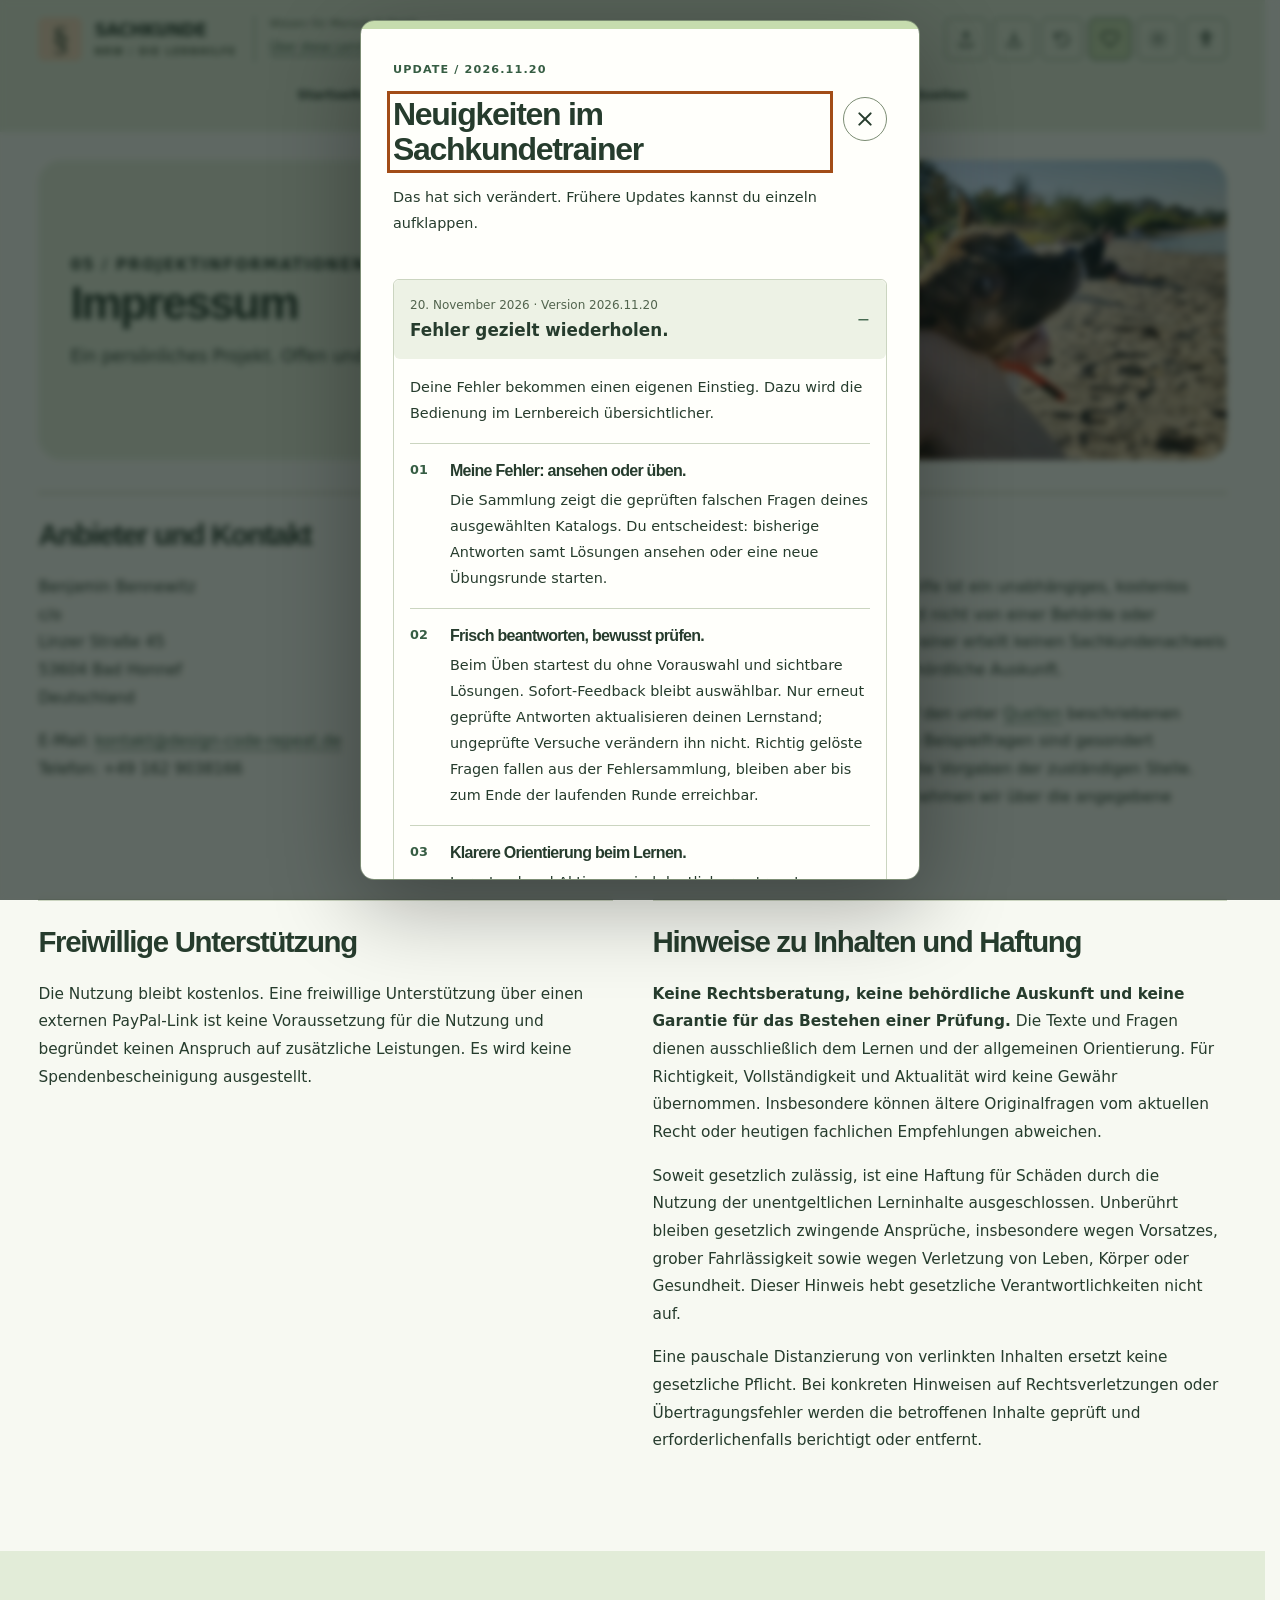
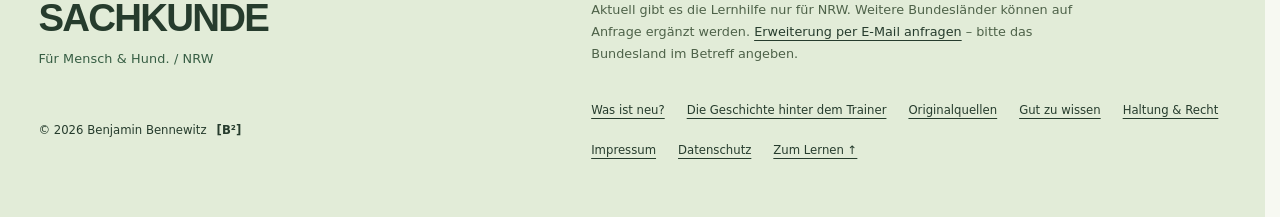
<file: impressum.html>
<!doctype html>
<html lang="de">

<head>
  <meta charset="utf-8">
  <meta name="viewport" content="width=device-width, initial-scale=1">
  <meta name="color-scheme" content="light dark">
  <meta name="robots" content="index,follow">
  <title>Impressum | Sachkunde NRW</title>
  <meta name="description" content="Anbieter und Kontakt der unabhängigen, kostenlosen NRW-Sachkunde-Lernhilfe.">
  <link rel="canonical" href="https://hunde-sachkundetrainer.de/nrw/impressum.html">
  <meta property="og:type" content="website">
  <meta property="og:locale" content="de_DE">
  <meta property="og:title" content="Impressum | Sachkunde NRW">
  <meta property="og:description" content="Anbieter und Kontakt der unabhängigen, kostenlosen NRW-Sachkunde-Lernhilfe.">
  <meta property="og:url" content="https://hunde-sachkundetrainer.de/nrw/impressum.html">
  <link rel="icon" href="favicon.svg" type="image/svg+xml" sizes="any">
  <link rel="icon" href="favicon.png" type="image/png" sizes="96x96">
  <link rel="shortcut icon" href="favicon.ico" type="image/x-icon">
  <link rel="preload" href="templates/site-header.html" as="fetch" crossorigin>
  <script src="scripts/ui/accessibility-state.js?v=56"></script>
  <script src="scripts/ui/theme.js?v=38"></script>
  <link rel="stylesheet" href="styles/tokens.css?v=62">
  <link rel="stylesheet" href="styles/interface.css?v=50">
  <link rel="stylesheet" href="styles/navigation.css?v=72">
  <link rel="stylesheet" href="styles/character.css?v=63">
  <link rel="stylesheet" href="styles/editorial-identity.css?v=62">
  <link rel="stylesheet" href="styles/accessibility.css?v=58">
  <link rel="stylesheet" href="styles/page-tools.css?v=70">
  <link rel="stylesheet" href="styles/magazine.css?v=79">

</head>

<body><a class="skip-link" href="#inhalt">Zum Inhalt</a>
  <header class="site-header wrap" data-layout-src="templates/site-header.html">
    <a href="./">Startseite</a>
  </header>
  <main id="inhalt" class="prose wrap magazine" tabindex="-1">
    <!-- BLOCK START: Seitenauftakt -->
    <header class="page-masthead page-masthead--magazine">
      <div class="masthead-copy">
        <p class="eyebrow">05 / Projektinformationen</p>
        <h1>Impressum</h1>
        <p class="masthead-deck">Ein persönliches Projekt. Offen und unabhängig.</p>
      </div>
      <figure class="masthead-image"><img src="assets/public/huendin-miteinander.webp" width="1200" height="900"
          alt="Hündin sitzt am Strand auf dem Schoß ihres Menschen." loading="eager" fetchpriority="high"
          decoding="async"></figure>
    </header>
    <!-- BLOCK END: Seitenauftakt -->
    <!-- BLOCK START: Magazinkapitel -->
    <div class="magazine-body">
      <div class="editorial-chapter">
        <h2>Anbieter und Kontakt</h2>
        <p>Benjamin Bennewitz<br>c/o<br>Linzer Straße 45<br>53604 Bad Honnef<br>Deutschland</p>
        <p>E-Mail: <a href="mailto:kontakt@design-code-repeat.de">kontakt@design-code-repeat.de</a><br>Telefon: +49 162
          9038166</p>
      </div>
      <div class="editorial-chapter">
        <h2>Über dieses Projekt</h2>
        <p>Die NRW Sachkundeprüfung Lernhilfe ist ein unabhängiges, kostenlos zugängliches Lernangebot. Sie wird nicht
          von
          einer Behörde oder Tierärztekammer betrieben. Der Trainer erteilt keinen Sachkundenachweis und ersetzt keine
          Prüfung oder behördliche Auskunft.</p>
        <p>Fragen und Lösungen basieren auf den unter <a href="quellen.html">Quellen</a> beschriebenen Unterlagen.
          Eigene unverbindliche Beispielfragen sind gesondert gekennzeichnet.
          Verbindlich sind die Vorgaben der zuständigen Stelle. Hinweise auf Übertragungsfehler nehmen wir über die
          angegebene Kontaktadresse entgegen.</p>
      </div>
      <div class="editorial-chapter">
        <h2>Freiwillige Unterstützung</h2>
        <p>Die Nutzung bleibt kostenlos. Eine freiwillige Unterstützung über einen externen PayPal-Link ist keine
          Voraussetzung für die Nutzung und begründet keinen Anspruch auf zusätzliche Leistungen. Es wird keine
          Spendenbescheinigung ausgestellt.</p>
      </div>
      <div class="editorial-chapter">
        <h2 id="haftung">Hinweise zu Inhalten und Haftung</h2>
        <p><strong>Keine Rechtsberatung, keine behördliche Auskunft und keine Garantie für das Bestehen einer
            Prüfung.</strong> Die Texte und Fragen dienen ausschließlich dem Lernen und der allgemeinen Orientierung.
          Für
          Richtigkeit, Vollständigkeit und Aktualität wird keine Gewähr übernommen. Insbesondere können ältere
          Originalfragen vom aktuellen Recht oder heutigen fachlichen Empfehlungen abweichen.</p>
        <p>Soweit gesetzlich zulässig, ist eine Haftung für Schäden durch die Nutzung der unentgeltlichen Lerninhalte
          ausgeschlossen. Unberührt bleiben gesetzlich zwingende Ansprüche, insbesondere wegen Vorsatzes, grober
          Fahrlässigkeit sowie wegen Verletzung von Leben, Körper oder Gesundheit. Dieser Hinweis hebt gesetzliche
          Verantwortlichkeiten nicht auf.</p>
        <p>Eine pauschale Distanzierung von verlinkten Inhalten ersetzt keine gesetzliche Pflicht. Bei konkreten
          Hinweisen
          auf Rechtsverletzungen oder Übertragungsfehler werden die betroffenen Inhalte geprüft und erforderlichenfalls
          berichtigt oder entfernt.</p>
      </div>
    </div>
    <!-- BLOCK END: Magazinkapitel -->
  </main>
  <footer class="site-footer wrap" data-layout-src="templates/site-footer.html">
    <nav aria-label="Rechtliches"><a href="impressum.html">Impressum</a><a href="datenschutz.html">Datenschutz</a></nav>
  </footer>
  <script src="scripts/ui/include.js?v=1" defer></script>
  <script src="scripts/site-config.js?v=38" defer></script>
  <script src="scripts/ui/shared.js?v=67" defer></script>
  <script src="scripts/ui/modal.js?v=67" defer></script>
  <script src="scripts/ui/story.js?v=63" defer></script>
  <script src="scripts/ui/toast-item.js?v=67" defer></script>
  <script src="scripts/ui/toasts.js?v=38" defer></script>
  <script src="scripts/ui/support.js?v=38" defer></script>
  <script src="scripts/ui/navigation.js?v=69" defer></script>
  <script src="scripts/ui/accessibility-speech.js?v=55" defer></script>
  <script src="scripts/ui/accessibility-panel.js?v=58" defer></script>
  <script src="scripts/ui/release.js?v=79" defer></script>
  <script src="scripts/ui/page-tools.js?v=70" defer></script>
  <script src="scripts/ui/common.js?v=64" defer></script>
  <script src="scripts/ui/controls.js?v=67" defer></script>
</body>

</html>
</file>
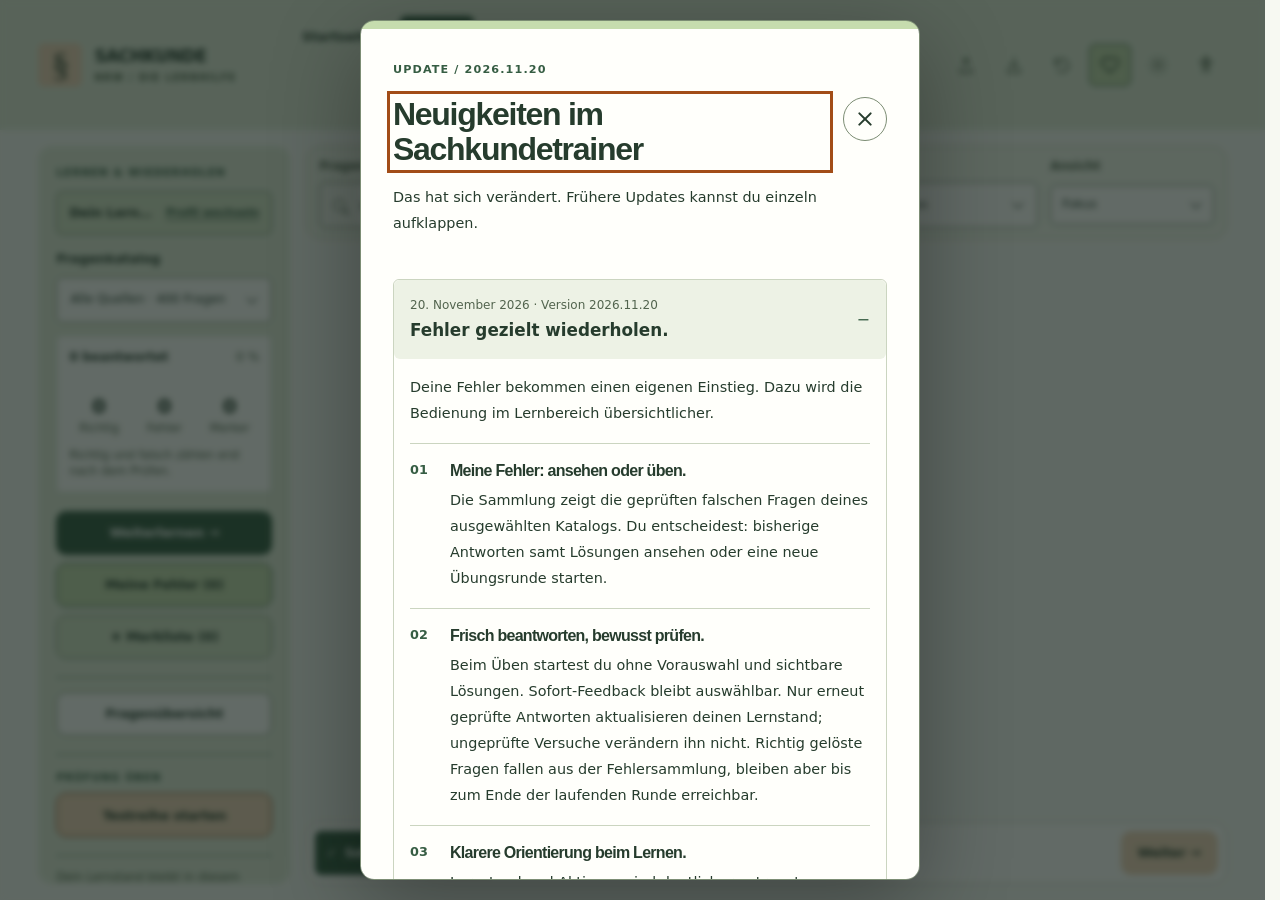
<file: lernen.html>
<!doctype html>
<html lang="de">

<head>
  <meta charset="utf-8">
  <meta name="viewport" content="width=device-width, initial-scale=1">
  <meta name="color-scheme" content="light dark">
  <meta name="theme-color" content="#1d4233">
  <meta name="robots" content="index,follow">
  <title>Sachkundetest Hund NRW – kostenloser Übungstest</title>
  <meta name="description"
    content="Übe den Sachkundetest für Hunde in NRW kostenlos online. Beantworte Übungsfragen, erhalte Sofort-Feedback, wiederhole Fehler oder starte eine Testreihe.">

  <meta property="og:type" content="website">
  <meta property="og:locale" content="de_DE">
  <meta property="og:title" content="Sachkundetest Hund NRW – kostenloser Übungstest">
  <meta property="og:description"
    content="Übe den Sachkundetest für Hunde in NRW kostenlos online. Beantworte Übungsfragen, erhalte Sofort-Feedback, wiederhole Fehler oder starte eine Testreihe.">

  <meta name="twitter:card" content="summary">
  <link rel="icon" href="favicon.svg" type="image/svg+xml" sizes="any">
  <link rel="icon" href="favicon.png" type="image/png" sizes="96x96">
  <link rel="shortcut icon" href="favicon.ico" type="image/x-icon">
  <link rel="preload" href="templates/site-header.html" as="fetch" crossorigin>
  <script src="scripts/ui/accessibility-state.js?v=56"></script>
  <script src="scripts/ui/theme.js?v=38"></script>
  <link rel="stylesheet" href="styles/tokens.css?v=62">
  <link rel="stylesheet" href="styles/interface.css?v=50">
  <link rel="stylesheet" href="styles/navigation.css?v=72">
  <link rel="stylesheet" href="styles/character.css?v=63">
  <link rel="stylesheet" href="styles/editorial-identity.css?v=62">
  <link rel="stylesheet" href="styles/accessibility.css?v=58">
  <link rel="stylesheet" href="styles/page-tools.css?v=70">
  <link rel="stylesheet" href="styles/learner-profiles.css?v=64">
  <link rel="stylesheet" href="styles/magazine.css?v=79">
  <link rel="stylesheet" href="styles/learning-overview.css?v=57">
  <link rel="stylesheet" href="styles/learning-identity.css?v=73">
  <link rel="stylesheet" href="styles/workspace.css?v=81">

  <link rel="stylesheet" href="styles/foundations.css?v=62">





  <link rel="canonical" href="https://hunde-sachkundetrainer.de/nrw/lernen.html">
  <meta property="og:url" content="https://hunde-sachkundetrainer.de/nrw/lernen.html">
</head>

<body class="learning-page">
  <a class="skip-link" href="#trainer">Zu den Fragen</a>
  <header class="site-header wrap" data-layout-src="templates/site-header.html" id="geschichte">
    <a href="./">Startseite</a>
    <div class="header-tools" role="group" aria-label="Lernstandswerkzeuge">
      <button class="icon-button"
        type="button" aria-label="Lernstand laden" id="importTrigger"><svg class="" width="20" height="20"
          viewBox="0 0 24 24" fill="none" stroke="currentColor" stroke-width="1.7" stroke-linecap="round"
          stroke-linejoin="round" aria-hidden="true">
          <path d="M12 16V4m-4 4 4-4 4 4M5 16v5h14v-5" />
        </svg><span class="tool-tip" aria-hidden="true">Lernstand laden</span></button><input id="importProgress"
        type="file" accept="application/json,.json" hidden><button class="icon-button" type="button"
        aria-label="Lernstand sichern" id="exportProgress"><svg class="" width="20" height="20" viewBox="0 0 24 24"
          fill="none" stroke="currentColor" stroke-width="1.7" stroke-linecap="round" stroke-linejoin="round"
          aria-hidden="true">
          <path d="M12 3v12m-4-4 4 4 4-4M5 16v5h14v-5" />
        </svg><span class="tool-tip" aria-hidden="true">Lernstand sichern</span></button><button class="icon-button"
        type="button" aria-label="Diesen Lernbereich zurücksetzen" id="reset"><svg class="" width="20" height="20"
          viewBox="0 0 24 24" fill="none" stroke="currentColor" stroke-width="1.7" stroke-linecap="round"
          stroke-linejoin="round" aria-hidden="true">
          <path d="M4 11a8 8 0 1 1 2 7M4 4v7h7" />
        </svg><span class="tool-tip" aria-hidden="true">Diesen Lernbereich zurücksetzen</span></button>
    </div>
  </header>
  <main id="trainer" class="trainer wrap" tabindex="-1" aria-labelledby="trainerPageTitle">
    <h1 id="trainerPageTitle" class="visually-hidden">Sachkundetest für Hunde in NRW kostenlos üben</h1>
    <!-- BLOCK START: Bildschirmfüllender Lernarbeitsplatz -->
    <div class="learning-layout">
      <aside class="sidebar" aria-label="Lernbereiche und Fragenübersicht">
          <!-- BLOCK START: Mobiles Aktionsmenü -->
          <button class="workspace-panel-toggle" type="button" data-mobile-toggle aria-controls="learningActions"
            aria-expanded="false" hidden><span>Lernbereich &amp; Aktionen</span><span data-learner-name>Dein Lernstand</span></button>
          <div id="learningActions" class="workspace-panel-content">
          <div class="side-panel">
            <p class="panel-kicker">Lernen &amp; Wiederholen</p>
            <!-- BLOCK START: Aktives Personenprofil -->
            <button class="secondary learner-switch" type="button" data-open-learners aria-haspopup="dialog">
              <span data-learner-name>Dein Lernstand</span><span>Profil wechseln</span>
            </button>
            <!-- BLOCK END: Aktives Personenprofil -->
            <!-- BLOCK START: Katalogauswahl und Lernstand -->
            <div class="sidebar-catalog">
              <label for="modeSelect">Fragenkatalog</label><select id="modeSelect">
                <option value="all">Alle Quellen · 400 Fragen</option>
                <option value="mg">Basispool · 398 Fragen</option>
                <option value="rhein97">Rhein-Erft · 97 Fragen</option>
                <option value="koeln">Köln · 115 Fragen</option>
                <option value="legacy203">Rhein-Erft · 203 Fragen</option>
                <option value="kammer197">Tierärztekammern · 197 Fragen (§ 11)</option>
              </select>
              <div class="sidebar-progress" role="group" aria-label="Lernstand dieses Katalogs">
                <div class="progress-meta"><strong id="progressText">0 beantwortet</strong><span id="progressPercent">0
                    %</span></div><progress id="progressBar" value="0" max="100">0 %</progress>
                <!-- BLOCK START: Kennzahlen des aktiven Lernkatalogs -->
                <section id="learningInsights" class="learning-insights" aria-label="Kennzahlen dieses Katalogs">
                  <dl class="learning-kpis">
                    <div><dt>Richtig</dt><dd data-insight="correct">0</dd></div>
                    <div><dt>Fehler</dt><dd data-insight="wrong">0</dd></div>
                    <div><dt>Merker</dt><dd data-insight="bookmarked">0</dd></div>
                  </dl>
                  <p class="microcopy" data-insight="note">Richtig und falsch zählen erst nach dem Prüfen.</p>
                </section>
                <!-- BLOCK END: Kennzahlen des aktiven Lernkatalogs -->
              </div>
            </div>
            <!-- BLOCK END: Katalogauswahl und Lernstand -->
            <!-- BLOCK START: Gewichtete Lernaktionen -->
            <div class="sidebar-learning-actions" role="group" aria-label="Lernaktionen">
              <button id="resume" class="secondary" type="button">Weiterlernen →</button>
              <button id="showErrors" class="secondary bookmark-access" type="button" aria-pressed="false">Meine Fehler (0)</button>
              <button id="showBookmarks" class="secondary bookmark-access" type="button" aria-pressed="false">★ Merkliste (0)</button>
            </div>
            <!-- BLOCK END: Gewichtete Lernaktionen -->
          </div>

          <!-- BLOCK START: Übersicht und eigenständiger Teststart -->
          <div class="workspace-shortcuts" role="group" aria-label="Informationen">
            <button class="secondary" type="button" data-learning-tool="overview">Fragenübersicht</button>
          </div>
          <div class="sidebar-test-actions" role="group" aria-label="Testvorbereitung">
            <p class="panel-kicker">Prüfung üben</p>
            <button class="secondary" type="button" data-learning-tool="tests">Testreihe starten</button>
          </div>
          <!-- BLOCK END: Übersicht und eigenständiger Teststart -->
          <p class="storage-note" id="storageNote">Dein Lernstand bleibt in diesem Browser.
            <a href="./" data-open-release aria-haspopup="dialog">Was ist neu?</a> ·
            <a id="foundationsLink" href="grundlagen.html">Grundlagen</a> ·
            <a href="datenschutz.html#browserspeicher">Datenschutz</a> · <a href="impressum.html">Impressum</a></p>
          </div>
          <!-- BLOCK END: Mobiles Aktionsmenü -->
        </aside>
      <div class="workspace">
          <div class="workspace-toolbar">
            <!-- BLOCK START: Mobile Filtersteuerung -->
            <button class="workspace-panel-toggle" type="button" data-mobile-toggle aria-controls="learningFilters"
              aria-expanded="false" hidden><span>Suche &amp; Filter</span><span id="filterToggleSummary">Alle Fragen</span></button>
            <div id="learningFilters" class="workspace-panel-content">
            <h2 id="modeTitle" class="visually-hidden">Alle Quellen</h2>
            <!-- BLOCK START: Direkte Suche und Lernfilter -->
            <div class="filters"><label class="search-label" for="search">Fragen durchsuchen<input id="search"
                  type="search" placeholder="z. B. Maulkorb, Verhalten …" maxlength="150"
                  autocomplete="off"></label><label for="statusFilter">Lernstatus<select id="statusFilter">
                  <option value="all">Alle Fragen</option>
                  <option value="open">Noch offen</option>
                  <option value="answered">Beantwortet</option>
                  <option value="wrong">Falsch geprüft</option>
                  <option value="bookmarked">Merkliste</option>
                </select></label><label for="categoryFilter">Thema<select id="categoryFilter">
                  <option value="all">Alle Themen</option>
                </select></label><label class="view-control" for="viewSelect">Ansicht<select id="viewSelect">
                  <option value="focus">Fokus</option>
                  <option value="list">Liste · 8 pro Seite</option>
                  <option value="tv">TV / Fernbedienung</option>
                </select></label></div>
            <button id="clearFilters" class="text-button" type="button" hidden>Filter löschen</button>
            <!-- BLOCK END: Direkte Suche und Lernfilter -->
            <p id="exampleNotice" class="source-note" hidden></p><div id="filterResults" class="filter-results" hidden>
              <p id="matchCount" role="status" aria-live="polite" hidden></p>
              <p class="microcopy">Blättere unten mit Zurück und Weiter durch die passenden Fragen oder öffne die
                Listenansicht.</p>
              <button id="showMatchList" class="secondary" type="button">Treffer als Liste anzeigen</button>
            </div>
            </div>
            <!-- BLOCK END: Mobile Filtersteuerung -->
          </div>
          <div class="question-stage" id="questionStage" role="region" aria-label="Fragen und Rückmeldung" tabindex="0">
            <div id="result" class="result-panel" tabindex="-1" hidden></div>
            <!-- BLOCK START: Fehler ansehen oder frisch üben -->
            <section id="errorCollection" class="error-collection" aria-labelledby="errorCollectionTitle" hidden>
              <div class="error-collection-heading">
                <h3 id="errorCollectionTitle" tabindex="-1">Meine Fehler</h3>
                <p id="errorCollectionNote" role="status" aria-live="polite"></p>
              </div>
              <div id="errorCollectionChoices" class="error-choices" hidden>
                <button id="viewErrorAnswers" class="secondary error-choice" type="button">
                  <strong>Fehler ansehen</strong><span>Deine bisherigen Antworten, Lösungen und Erklärungen nachvollziehen.</span>
                </button>
                <button id="startErrorReview" class="primary error-choice" type="button">
                  <strong>Fehler üben</strong><span>Ohne Vorauswahl neu beantworten. Du entscheidest, wann geprüft wird.</span>
                </button>
              </div>
              <div id="errorCollectionActions" class="learning-actions" hidden>
                <button id="chooseErrorAction" class="secondary" type="button">Auswahl ändern</button>
                <button id="finishErrorReview" class="secondary" type="button" hidden>Runde beenden</button>
              </div>
            </section>
            <!-- BLOCK END: Fehler ansehen oder frisch üben -->
            <div id="questions" class="questions"></div>
          </div>
          <!-- BLOCK START: Direkte Lernaktionen und Fragennavigation -->
          <div class="workspace-footer">
            <div class="learning-actions" role="group" aria-label="Feedback und Auswertung"><button id="instantFeedback"
                class="feedback-toggle" type="button" aria-pressed="true">Sofort-Feedback: An</button><button
                id="intermediate" class="secondary" type="button">Zwischenergebnis</button><button id="evaluate"
                class="secondary" type="button">Katalog auswerten</button></div>
            <div class="pagination" aria-label="Fragenseiten"><button id="previous" class="secondary" type="button">←
              Zurück</button><span id="position" role="status"></span><button id="next" class="primary"
              type="button">Weiter →</button></div>
            <!-- BLOCK START: Rückweg ohne schwebende Überlagerung -->
            <div id="learningScrollTop" class="learning-scroll-top"></div>
            <!-- BLOCK END: Rückweg ohne schwebende Überlagerung -->
          </div>
          <!-- BLOCK END: Direkte Lernaktionen und Fragennavigation -->

        </div>
    </div>
    <!-- BLOCK END: Bildschirmfüllender Lernarbeitsplatz -->
    <!-- BLOCK START: Inhalte der Lernwerkzeuge -->
    <div id="learningToolDepot" hidden>
      <div id="learning-overview" class="learning-tool-content"><details class="nav-details">
              <summary>Fragenübersicht <span aria-hidden="true">＋</span></summary>
              <!-- BLOCK START: Kompakte Zustandslegende -->
              <div class="nav-legend" role="group" aria-label="Legende zur Fragenübersicht">
                <span class="nav-legend-item"><span class="legend-marker" aria-hidden="true"><span
                      class="legend-dot"></span></span>Offen</span>
                <span class="nav-legend-item"><span class="legend-marker legend-marker--answered"
                    aria-hidden="true"><span class="legend-dot legend-dot--filled"></span></span>Beantwortet</span>
                <span class="nav-legend-item"><span class="legend-marker legend-marker--correct"
                    aria-hidden="true"><span class="legend-dot"></span>✓</span>Richtig</span>
                <span class="nav-legend-item"><span class="legend-marker legend-marker--wrong" aria-hidden="true"><span
                      class="legend-dot legend-dot--filled"></span>×</span>Falsch</span>
                <span class="nav-legend-item"><span class="legend-star" aria-hidden="true">★</span>Gemerkt</span>
              </div>
              <!-- BLOCK END: Kompakte Zustandslegende -->
              <div id="questionNav" class="question-nav" aria-label="Zu einer Frage wechseln"></div>
            </details></div>
      <div id="learning-tests" class="learning-tool-content"><details class="test-options" open>
            <summary>Testreihen · 34 / 119 / 30 / 50 Fragen <span aria-hidden="true">＋</span></summary>
            <div class="exam-panel">
              <p class="test-title">Testreihe</p><label for="testSelect">Prüfungsprofil</label><select id="testSelect">
                <option value="exam34">§ 3 / § 10 · Rhein-Erft · 34 Fragen</option>
                <option value="mgexam">§ 3 · Mönchengladbach · 119 Fragen</option>
                <option value="exam11">§ 11 · Kammer-Übung · 30 Fragen</option>
                <option value="essenexam">§ 3 · Essen · geschätztes Beispiel · 50 Fragen</option>
              </select>
              <details class="test-profile-info">
                <summary>Details zum Prüfungsprofil</summary>
                <p id="testDescription"></p>
              </details><button id="startExam" class="primary" type="button">Test starten ↗</button><a
                href="gut-zu-wissen.html#testreihen" class="microcopy">Welche Testreihe passt zu mir?</a>
            </div>
          </details></div>
    </div>
    <!-- BLOCK END: Inhalte der Lernwerkzeuge -->
  </main>
  <noscript>
    <p class="wrap context-note">Der interaktive Trainer benötigt JavaScript. Die <a
        href="quellen.html">Originalquellen</a> kannst du auch ohne JavaScript öffnen.</p>
  </noscript>
  <script src="scripts/ui/learner-state.js?v=64" defer></script>
  <script src="scripts/ui/include.js?v=1" defer></script>
  <script src="scripts/site-config.js?v=38" defer></script>
  <script src="scripts/ui/shared.js?v=67" defer></script>
  <script src="scripts/ui/modal.js?v=67" defer></script>
  <script src="scripts/ui/story.js?v=63" defer></script>
  <script src="scripts/ui/toast-item.js?v=67" defer></script>
  <script src="scripts/ui/toasts.js?v=38" defer></script>
  <script src="scripts/ui/support.js?v=38" defer></script>
  <script src="scripts/ui/navigation.js?v=69" defer></script>
  <script src="scripts/ui/accessibility-speech.js?v=55" defer></script>
  <script src="scripts/ui/accessibility-panel.js?v=58" defer></script>
  <script src="scripts/ui/release.js?v=79" defer></script>
  <script src="scripts/ui/page-tools.js?v=70" defer></script>
  <script src="scripts/ui/learner-panel.js?v=64" defer></script>
  <script src="scripts/ui/common.js?v=64" defer></script>
  <script src="scripts/learning/data.js?v=72" defer></script>
  <script src="scripts/learning/essen.js?v=33" defer></script>
  <script src="scripts/learning/sources.js?v=33" defer></script>
  <script src="scripts/learning/core.js?v=33" defer></script>
  <script src="scripts/learning/profiles.js?v=62" defer></script>
  <script src="scripts/learning/dom.js?v=33" defer></script>
  <script src="scripts/learning/session.js?v=70" defer></script>
  <script src="scripts/learning/explanations.js?v=82" defer></script>
  <script src="scripts/learning/question-feedback.js?v=81" defer></script>
  <script src="scripts/learning/question-view.js?v=81" defer></script>
  <script src="scripts/learning/filter-view.js?v=83" defer></script>
  <script src="scripts/learning/insights.js?v=63" defer></script>
  <script src="scripts/learning/review.js?v=76" defer></script>
  <script src="scripts/learning/learning-view.js?v=76" defer></script>
  <script src="scripts/learning/results.js?v=75" defer></script>
  <script src="scripts/learning/progress.js?v=75" defer></script>
  <script src="scripts/learning/keyboard.js?v=40" defer></script>
  <script src="scripts/learning/controller.js?v=83" defer></script>
  <script src="scripts/learning/foundations.js?v=43" defer></script>
  <script src="scripts/learning/app.js?v=64" defer></script>
  <script src="scripts/learning/workspace-tools.js?v=67" defer></script>
  <script src="scripts/ui/select-view.js?v=55" defer></script>
  <script src="scripts/ui/select-keyboard.js?v=38" defer></script>
  <script src="scripts/ui/select.js?v=38" defer></script>
  <script src="scripts/ui/controls.js?v=67" defer></script>
</body>

</html>
</file>
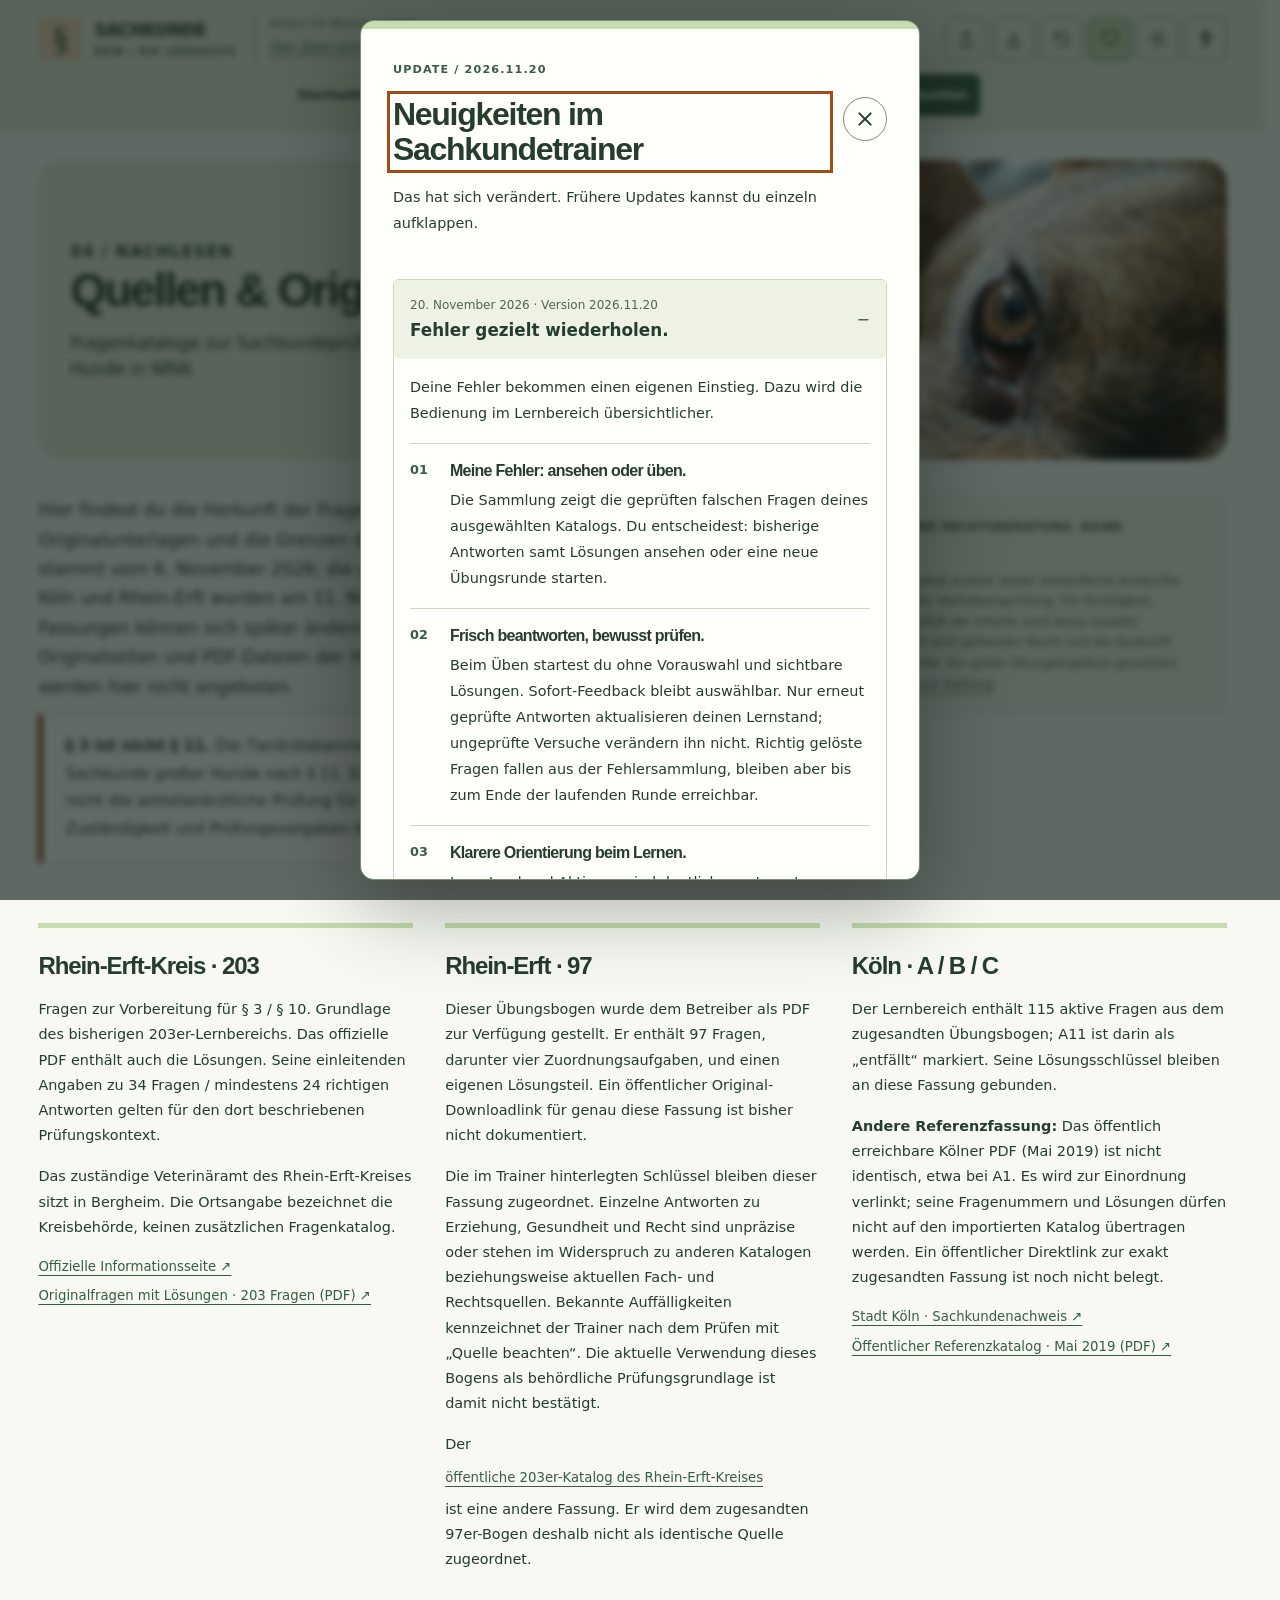
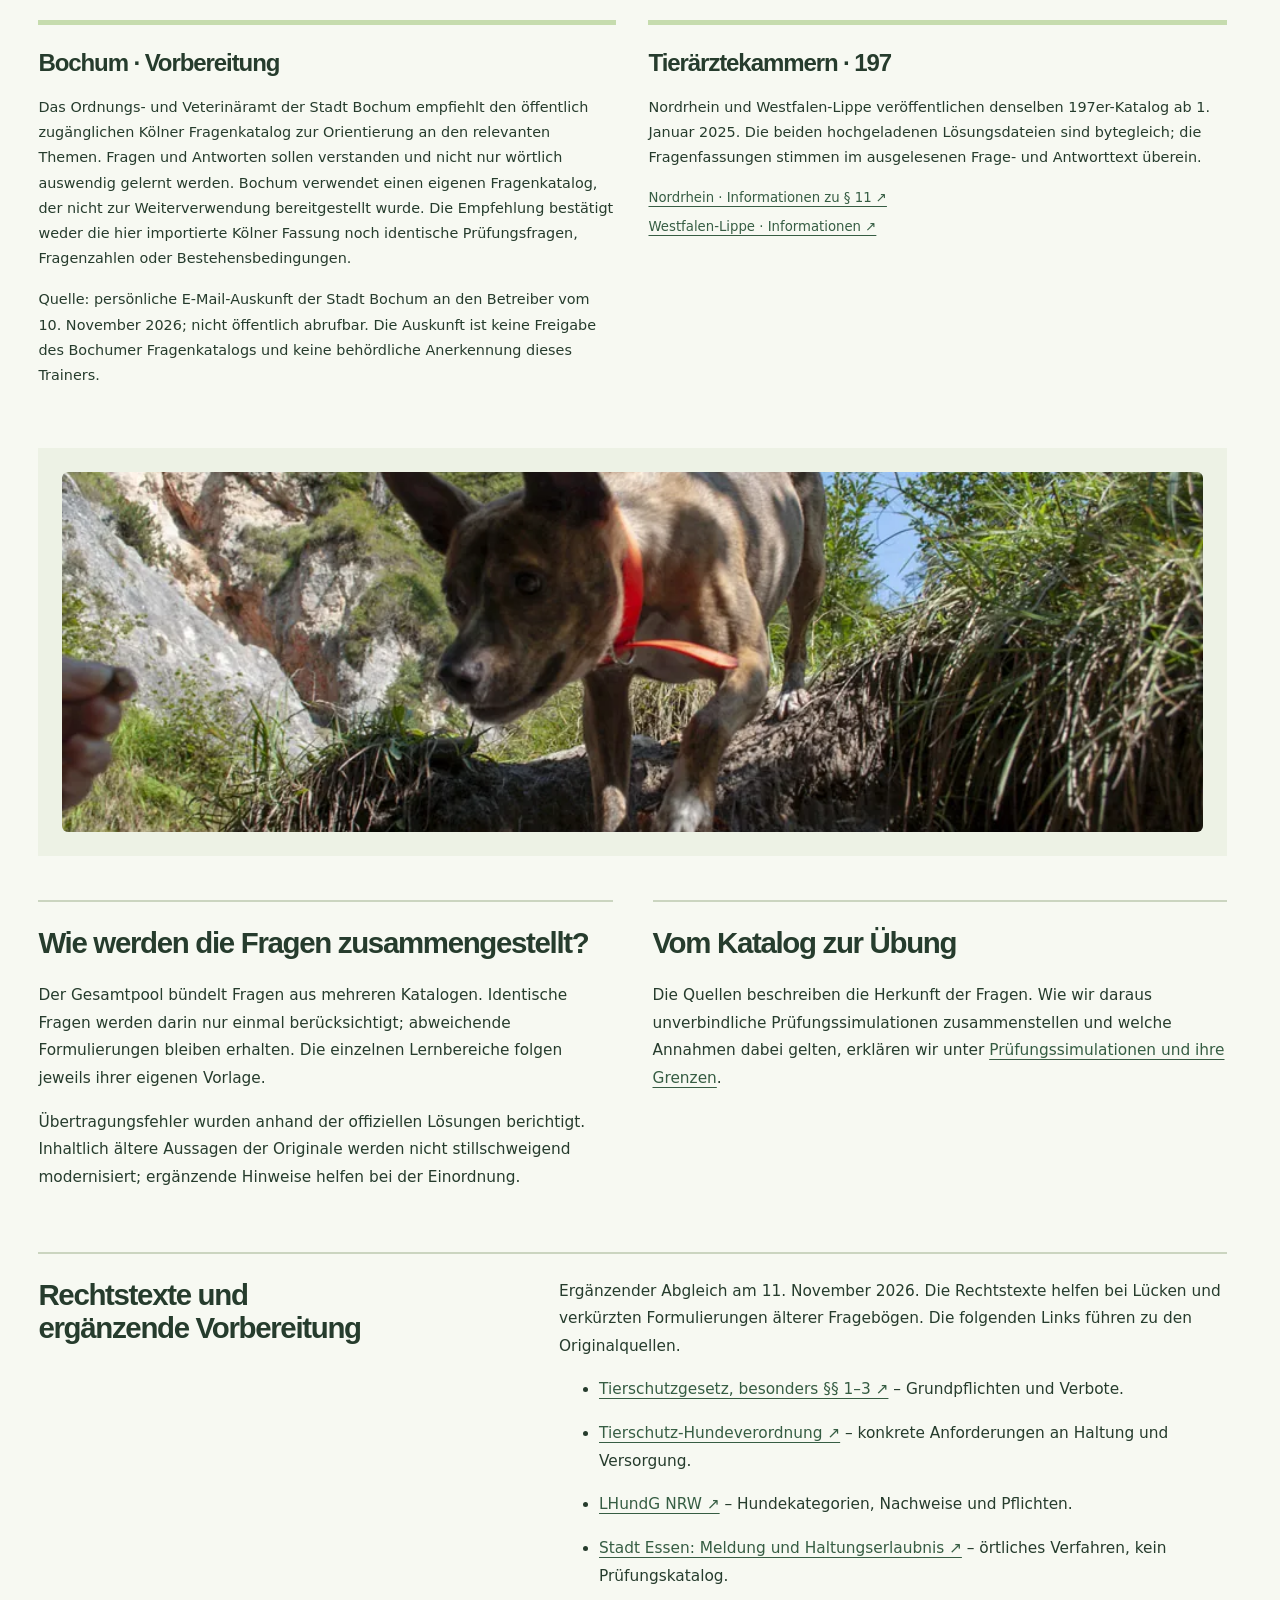
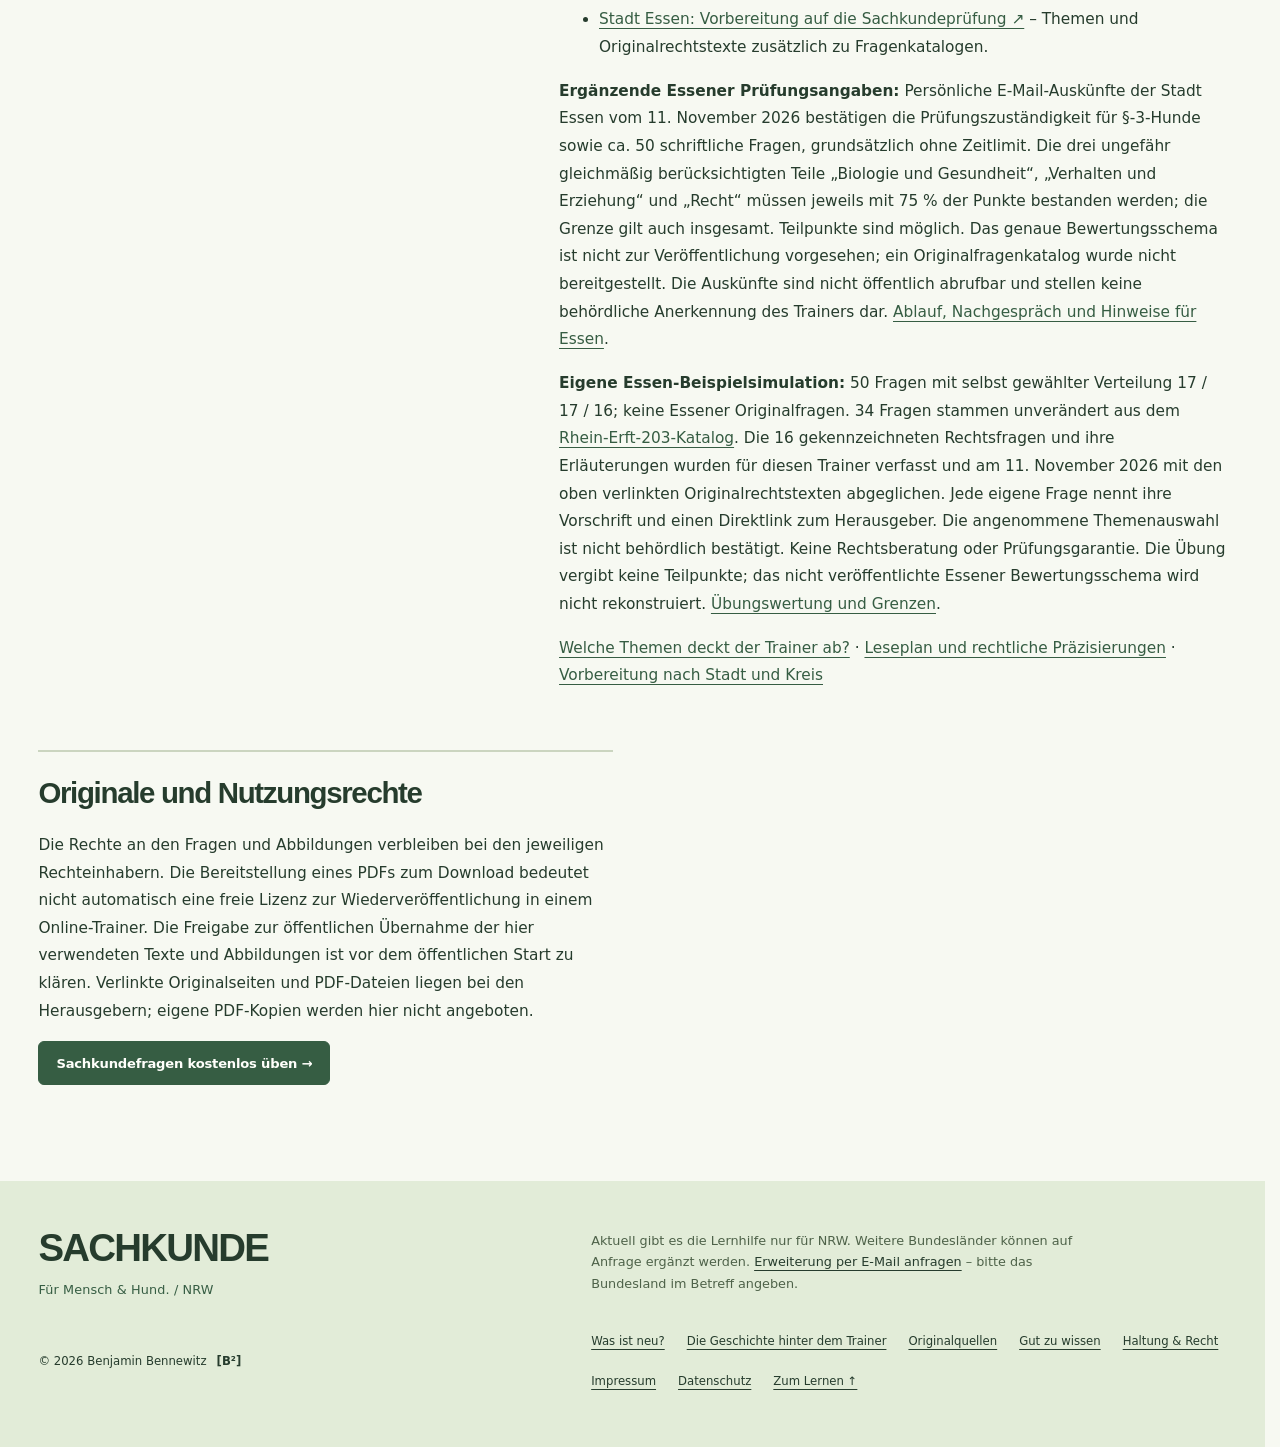
<file: quellen.html>
<!doctype html>
<html lang="de">

<head>
  <meta charset="utf-8">
  <meta name="viewport" content="width=device-width, initial-scale=1">
  <meta name="color-scheme" content="light dark">
  <meta name="robots" content="index,follow">
  <title>Sachkundenachweis Hund NRW – Fragenkataloge und Quellen</title>
  <meta name="description"
    content="Fragenkataloge zum Sachkundenachweis für Hunde in NRW. Links zu den Unterlagen aus Köln, Rhein-Erft und den Tierärztekammern sowie Hinweise zum Üben.">
  <link rel="canonical" href="https://hunde-sachkundetrainer.de/nrw/quellen.html">
  <meta property="og:type" content="website">
  <meta property="og:locale" content="de_DE">
  <meta property="og:title" content="Sachkundenachweis Hund NRW – Fragenkataloge und Quellen">
  <meta property="og:description"
    content="Fragenkataloge zum Sachkundenachweis für Hunde in NRW. Links zu den Unterlagen aus Köln, Rhein-Erft und den Tierärztekammern sowie Hinweise zum Üben.">
  <meta property="og:url" content="https://hunde-sachkundetrainer.de/nrw/quellen.html">
  <link rel="icon" href="favicon.svg" type="image/svg+xml" sizes="any">
  <link rel="icon" href="favicon.png" type="image/png" sizes="96x96">
  <link rel="shortcut icon" href="favicon.ico" type="image/x-icon">
  <link rel="preload" href="templates/site-header.html" as="fetch" crossorigin>
  <script src="scripts/ui/accessibility-state.js?v=56"></script>
  <script src="scripts/ui/theme.js?v=38"></script>
  <link rel="stylesheet" href="styles/tokens.css?v=62">
  <link rel="stylesheet" href="styles/interface.css?v=50">
  <link rel="stylesheet" href="styles/navigation.css?v=72">
  <link rel="stylesheet" href="styles/character.css?v=63">
  <link rel="stylesheet" href="styles/editorial-identity.css?v=62">
  <link rel="stylesheet" href="styles/accessibility.css?v=58">
  <link rel="stylesheet" href="styles/page-tools.css?v=70">
  <link rel="stylesheet" href="styles/magazine.css?v=79">

</head>

<body><a class="skip-link" href="#inhalt">Zum Inhalt</a>
  <header class="site-header wrap" data-layout-src="templates/site-header.html">
    <a href="./">Startseite</a>
  </header>
  <main id="inhalt" class="prose wrap magazine" tabindex="-1">
    <!-- BLOCK START: Seitenauftakt -->
    <header class="page-masthead page-masthead--magazine">
      <div class="masthead-copy">
      <p class="eyebrow">04 / Nachlesen</p>
      <h1>Quellen &amp; Originalunterlagen</h1>
        <p class="masthead-deck">Fragenkataloge zur Sachkundeprüfung für Hunde in NRW.</p>
      </div>
      <figure class="masthead-image"><img src="assets/public/huendin-auge.webp" width="1100" height="825" alt="Nahaufnahme des Auges der Hündin." loading="eager" fetchpriority="high" decoding="async"></figure>
    </header>
    <!-- BLOCK END: Seitenauftakt -->
    <!-- BLOCK START: Orientierung -->
    <div class="editorial-intro">
    <aside class="legal-disclaimer" aria-label="Wichtiger Hinweis zur Lernhilfe"><strong>REINE LERNHILFE. KEINE
        RECHTSBERATUNG. KEINE PRÜFUNGSGARANTIE.</strong>
      <p>Dieses unabhängige Angebot ersetzt weder behördliche Auskünfte noch eine Sachkunde- oder Verhaltensprüfung. Für
        Richtigkeit, Vollständigkeit und Aktualität der Inhalte wird keine Gewähr übernommen. Maßgeblich sind geltendes
        Recht und die Auskunft deiner zuständigen Behörde. Ein gutes Übungsergebnis garantiert kein Bestehen. <a
          href="impressum.html#haftung">Hinweise zur Haftung</a></p>
    </aside>
    <p>Hier findest du die Herkunft der Fragen, die veröffentlichten Originalunterlagen und die Grenzen dieser
      Lernhilfe. Der Fragenabgleich stammt vom 6. November 2026; die unten ergänzten PDF-Verweise für Köln und
      Rhein-Erft wurden am 11. November 2026 geprüft. Öffentliche Fassungen können sich später ändern. Die Links führen
      zu den Originalseiten und PDF-Dateien der Herausgeber. Eigene PDF-Kopien werden hier nicht angeboten.</p>
    <p class="context-note"><strong>§ 3 ist nicht § 11.</strong> Die Tierärztekammern veröffentlichen ihren Katalog für
      die Sachkunde großer Hunde nach § 11. Er ergänzt hier das Wissen, ersetzt aber nicht die amtstierärztliche Prüfung
      für gefährliche Hunde nach § 3. Zuständigkeit und Prüfungsvorgaben bitte bei deinem Veterinäramt klären.</p>
</div>
    <!-- BLOCK END: Orientierung -->
    <!-- BLOCK START: Magazinkapitel -->
    <div class="magazine-body">
    <div class="source-cards">
      <article class="source-card" id="rhein203">
        <h2>Rhein-Erft-Kreis · 203</h2>
        <p>Fragen zur Vorbereitung für § 3 / § 10. Grundlage des bisherigen 203er-Lernbereichs. Das offizielle PDF
          enthält auch die Lösungen. Seine einleitenden Angaben zu 34 Fragen / mindestens 24 richtigen Antworten gelten
          für den dort beschriebenen Prüfungskontext.</p>
        <p>Das zuständige Veterinäramt des Rhein-Erft-Kreises sitzt in Bergheim. Die Ortsangabe bezeichnet die
          Kreisbehörde, keinen zusätzlichen Fragenkatalog.</p><a
          href="https://portal.rhein-erft-kreis.de/detail/-/vr-bis-detail/dienstleistung/42735/show" target="_blank"
          rel="external noopener noreferrer">Offizielle Informationsseite ↗</a><a
          href="https://portal.rhein-erft-kreis.de/detail/-/vr-bis-detail/dokument/40985/download?_19_WAR_vrportlet_priv_r_p_action=vr-bis-detail-dienstleistung-show"
          target="_blank" rel="external noopener noreferrer">Originalfragen mit Lösungen · 203 Fragen (PDF) ↗</a>
      </article>
      <article class="source-card" id="rhein97">
        <h2>Rhein-Erft · 97</h2>
        <p>Dieser Übungsbogen wurde dem Betreiber als PDF zur Verfügung gestellt. Er enthält 97 Fragen, darunter
          vier Zuordnungsaufgaben, und einen eigenen Lösungsteil. Ein öffentlicher Original-Downloadlink für genau diese
          Fassung ist bisher nicht dokumentiert.</p>
        <p>Die im Trainer hinterlegten Schlüssel bleiben dieser Fassung zugeordnet. Einzelne Antworten zu Erziehung,
          Gesundheit und Recht sind unpräzise oder stehen im Widerspruch zu anderen Katalogen beziehungsweise aktuellen
          Fach- und Rechtsquellen. Bekannte Auffälligkeiten kennzeichnet der Trainer nach dem Prüfen mit „Quelle beachten“.
          Die aktuelle Verwendung dieses Bogens als behördliche Prüfungsgrundlage ist damit nicht bestätigt.</p>
        <p>Der <a href="#rhein203">öffentliche 203er-Katalog des Rhein-Erft-Kreises</a> ist eine andere Fassung.
          Er wird dem zugesandten 97er-Bogen deshalb nicht als identische Quelle zugeordnet.</p>
      </article>
      <article class="source-card" id="koeln">
        <h2>Köln · A / B / C</h2>
        <p>Der Lernbereich enthält 115 aktive Fragen aus dem zugesandten Übungsbogen; A11 ist darin als „entfällt“
          markiert. Seine Lösungsschlüssel bleiben an diese Fassung gebunden.</p>
        <p><strong>Andere Referenzfassung:</strong> Das öffentlich erreichbare Kölner PDF (Mai 2019) ist nicht
          identisch, etwa bei A1. Es wird zur Einordnung verlinkt; seine Fragenummern und Lösungen dürfen nicht auf den
          importierten Katalog übertragen werden. Ein öffentlicher Direktlink zur exakt zugesandten Fassung ist noch
          nicht belegt.</p><a href="https://www.stadt-koeln.de/service/produkt/sachkundenachweis-fuer-hundehalterinnen"
          target="_blank" rel="external noopener noreferrer">Stadt Köln · Sachkundenachweis ↗</a>
        <a href="https://www.stadt-koeln.de/mediaasset/content/pdf57/sachkundenachweis_pruefungsfragenkatalog_gefaehrliche_hunde052019_.pdf"
          target="_blank" rel="external noopener noreferrer">Öffentlicher Referenzkatalog · Mai 2019 (PDF) ↗</a>
      </article>
      <article class="source-card" id="bochum">
        <h2>Bochum · Vorbereitung</h2>
        <p>Das Ordnungs- und Veterinäramt der Stadt Bochum
          empfiehlt den öffentlich zugänglichen Kölner Fragenkatalog zur Orientierung an den relevanten Themen.
          Fragen und Antworten sollen verstanden und nicht nur wörtlich auswendig gelernt werden. Bochum verwendet
          einen eigenen Fragenkatalog, der nicht zur Weiterverwendung bereitgestellt wurde. Die Empfehlung bestätigt
          weder die hier importierte Kölner Fassung noch identische Prüfungsfragen, Fragenzahlen oder
          Bestehensbedingungen.</p>
        <p class="microcopy">Quelle: persönliche E-Mail-Auskunft der Stadt Bochum an den Betreiber vom
          <time datetime="2026-11-10">10. November 2026</time>; nicht öffentlich abrufbar. Die Auskunft ist keine
          Freigabe
          des Bochumer Fragenkatalogs und keine behördliche Anerkennung dieses Trainers.
        </p>
      </article>
      <article class="source-card" id="kammern">
        <h2>Tierärztekammern · 197</h2>
        <p>Nordrhein und Westfalen-Lippe veröffentlichen denselben 197er-Katalog ab 1. Januar 2025. Die beiden
          hochgeladenen Lösungsdateien sind bytegleich; die Fragenfassungen stimmen im ausgelesenen Frage- und
          Antworttext überein.</p><a
          href="https://www.tieraerztekammer-nordrhein.de/tierhalter/sachkundebescheinigung-lhundg/" target="_blank"
          rel="external noopener noreferrer">Nordrhein · Informationen zu § 11 ↗</a><a
          href="https://www.tieraerztekammer-wl.de/fuer-tierhalter/sachkundenachweis" target="_blank"
          rel="external noopener noreferrer">Westfalen-Lippe · Informationen ↗</a>
      </article>
    </div>
      <!-- BLOCK START: Persönlicher Bildmoment -->
      <figure class="editorial-interlude"><img src="assets/public/huendin-draussen.webp" width="960" height="638" alt="Meine Hündin auf einem felsigen Weg im Grünen." loading="lazy" decoding="async"></figure>
      <!-- BLOCK END: Persönlicher Bildmoment -->
      <div class="editorial-chapter">
        <h2>Wie werden die Fragen zusammengestellt?</h2>
    <p>Der Gesamtpool bündelt Fragen aus mehreren Katalogen. Identische Fragen werden darin nur einmal berücksichtigt;
      abweichende Formulierungen bleiben erhalten. Die einzelnen Lernbereiche folgen jeweils ihrer eigenen Vorlage.</p>
    <p>Übertragungsfehler wurden anhand der offiziellen Lösungen berichtigt. Inhaltlich ältere Aussagen der Originale
      werden nicht stillschweigend modernisiert; ergänzende Hinweise helfen bei der Einordnung.</p>
</div>
      <aside class="editorial-chapter" id="simulation"><h2>Vom Katalog zur Übung</h2>
        <p>Die Quellen beschreiben die Herkunft der Fragen. Wie wir daraus unverbindliche Prüfungssimulationen
          zusammenstellen und welche Annahmen dabei gelten, erklären wir unter
          <a href="gut-zu-wissen.html#simulation">Prüfungssimulationen und ihre Grenzen</a>.</p></aside>
      <section aria-labelledby="rechtsquellen" class="editorial-chapter editorial-chapter--full editorial-chapter--split">
      <h2 id="rechtsquellen">Rechtstexte und ergänzende Vorbereitung</h2>
<div class="chapter-body">
      <p>Ergänzender Abgleich am <time datetime="2026-11-11">11. November 2026</time>. Die Rechtstexte helfen
        bei Lücken und verkürzten Formulierungen älterer Fragebögen. Die folgenden Links führen zu den Originalquellen.
      </p>
      <ul>
        <li><a href="https://www.gesetze-im-internet.de/tierschg/BJNR012770972.html" target="_blank"
            rel="noopener noreferrer external">Tierschutzgesetz, besonders §§ 1–3 ↗</a> – Grundpflichten und Verbote.
        </li>
        <li><a href="https://www.gesetze-im-internet.de/tierschhuv/BJNR083800001.html" target="_blank"
            rel="noopener noreferrer external">Tierschutz-Hundeverordnung ↗</a> – konkrete Anforderungen an Haltung und
          Versorgung.</li>
        <li><a
            href="https://recht.nrw.de/lrgv/gesetz/27092016-hundegesetz-fuer-das-land-nordrhein-westfalen-landeshundegesetz-lhundg-nrw/"
            target="_blank" rel="noopener noreferrer external">LHundG NRW ↗</a> – Hundekategorien, Nachweise und
          Pflichten.</li>
        <li><a href="https://service.essen.de/detail/-/vr-bis-detail/dienstleistung/41286/show" target="_blank"
            rel="noopener noreferrer external">Stadt Essen: Meldung und Haltungserlaubnis ↗</a> – örtliches Verfahren,
          kein Prüfungskatalog.</li>
        <li><a href="https://www.essen.de/leben/umwelt/veterinaerwesen/hundehaltung.de.html" target="_blank"
            rel="noopener noreferrer external">Stadt Essen: Vorbereitung auf die Sachkundeprüfung ↗</a> – Themen und
          Originalrechtstexte zusätzlich zu Fragenkatalogen.</li>
      </ul>
      <p id="essen"><strong>Ergänzende Essener Prüfungsangaben:</strong> Persönliche E-Mail-Auskünfte der Stadt
        Essen vom 11. November 2026 bestätigen die Prüfungszuständigkeit für §-3-Hunde sowie ca. 50 schriftliche
        Fragen, grundsätzlich ohne Zeitlimit. Die drei ungefähr gleichmäßig berücksichtigten Teile „Biologie und
        Gesundheit“, „Verhalten und Erziehung“ und „Recht“ müssen jeweils mit 75 % der Punkte bestanden werden;
        die Grenze gilt auch insgesamt. Teilpunkte sind möglich. Das genaue Bewertungsschema ist nicht zur
        Veröffentlichung vorgesehen; ein Originalfragenkatalog wurde nicht bereitgestellt. Die Auskünfte sind
        nicht öffentlich abrufbar und stellen keine behördliche Anerkennung des Trainers dar.
        <a href="hundewissen.html#ort-essen">Ablauf, Nachgespräch und Hinweise für Essen</a>.
      </p>
      <p id="essen-beispiel"><strong>Eigene Essen-Beispielsimulation:</strong> 50 Fragen mit selbst gewählter
        Verteilung 17 / 17 / 16; keine Essener Originalfragen. 34 Fragen stammen unverändert aus dem
        <a href="#rhein203">Rhein-Erft-203-Katalog</a>. Die 16 gekennzeichneten Rechtsfragen und ihre Erläuterungen
        wurden für diesen Trainer verfasst und am 11. November 2026 mit den oben verlinkten Originalrechtstexten
        abgeglichen. Jede eigene Frage nennt ihre Vorschrift und einen Direktlink zum Herausgeber.
        Die angenommene Themenauswahl ist nicht behördlich bestätigt. Keine Rechtsberatung oder Prüfungsgarantie.
        Die Übung vergibt keine Teilpunkte; das nicht veröffentlichte Essener Bewertungsschema wird nicht rekonstruiert.
        <a href="gut-zu-wissen.html#essen-beispiel">Übungswertung und Grenzen</a>.
      </p>
      <p><a href="hundewissen.html#lernabdeckung">Welche Themen deckt der Trainer ab?</a> ·
        <a href="hundewissen.html#recht">Leseplan und rechtliche Präzisierungen</a> ·
        <a href="hundewissen.html#staedte">Vorbereitung nach Stadt und Kreis</a>
      </p>
    </div></section>
      <div class="editorial-chapter">
        <h2>Originale und Nutzungsrechte</h2>
    <p>Die Rechte an den Fragen und Abbildungen verbleiben bei den jeweiligen Rechteinhabern. Die Bereitstellung eines
      PDFs zum Download bedeutet nicht automatisch eine freie Lizenz zur Wiederveröffentlichung in einem Online-Trainer.
      Die Freigabe zur öffentlichen Übernahme der hier verwendeten Texte und Abbildungen ist vor dem öffentlichen Start
      zu klären. Verlinkte Originalseiten und PDF-Dateien liegen bei den Herausgebern; eigene PDF-Kopien werden hier
      nicht
      angeboten.</p>
    <p><a class="primary button" href="lernen.html#trainer">Sachkundefragen kostenlos üben →</a></p>
</div>
    </div>
    <!-- BLOCK END: Magazinkapitel -->
  </main>
  <footer class="site-footer wrap" data-layout-src="templates/site-footer.html">
    <nav aria-label="Rechtliches"><a href="impressum.html">Impressum</a><a href="datenschutz.html">Datenschutz</a></nav>
  </footer>
  <script src="scripts/ui/include.js?v=1" defer></script>
  <script src="scripts/site-config.js?v=38" defer></script>
  <script src="scripts/ui/shared.js?v=67" defer></script>
  <script src="scripts/ui/modal.js?v=67" defer></script>
  <script src="scripts/ui/story.js?v=63" defer></script>
  <script src="scripts/ui/toast-item.js?v=67" defer></script>
  <script src="scripts/ui/toasts.js?v=38" defer></script>
  <script src="scripts/ui/support.js?v=38" defer></script>
  <script src="scripts/ui/navigation.js?v=69" defer></script>
  <script src="scripts/ui/accessibility-speech.js?v=55" defer></script>
  <script src="scripts/ui/accessibility-panel.js?v=58" defer></script>
  <script src="scripts/ui/release.js?v=79" defer></script>
  <script src="scripts/ui/page-tools.js?v=70" defer></script>
  <script src="scripts/ui/common.js?v=64" defer></script>
  <script src="scripts/ui/controls.js?v=67" defer></script>
</body>

</html>
</file>
<file: styles/tokens.css>
/*###############################
###
###     tokens.css
###     Hunde-Sachkundetrainer NRW
###     BASED ON: HTML5, CSS3, JavaScript
###     AUTHOR: Benjamin Bennewitz
###
###
###       ██████╗  ▀█
###       ██╔══██╗ █▄
###       ██████╦╝
###       ██╔══██╗
###       ██████╦╝
###       ╚═════╝
###
#################################*/

/* ===========================================================================
   INHALTSVERZEICHNIS
   01   Gemeinsame Gestaltungsrollen und helles Farbschema
   02   Dunkles Farbschema
   03   Systemfarbschema
   ========================================================================== */

/* ===========================================================================
   01   Gemeinsame Gestaltungsrollen und helles Farbschema
   ========================================================================== */

:root {
  color-scheme: light;
  --brand-forest: #365d43;
  --brand-forest-hover: #284b34;
  --brand-cream: #fffff7;
  --brand-soft: #c9d9be;
  --highlight: #c6dcae;
  --highlight-hover: #d7e8c3;
  --highlight-ink: #263c2d;
  --warm: #efd5b7;
  --paper: var(--surface);
  --ink: var(--text);
  --radius-sm: 6px;
  --radius-md: 14px;
  --radius-lg: 24px;
  --space-1: 8px;
  --space-2: 16px;
  --space-3: 24px;
  --space-4: 40px;
  --page-gutter: clamp(16px, 3vw, 40px);
  --display-font: Arial, "Helvetica Neue", sans-serif;
  --body-font: system-ui, -apple-system, BlinkMacSystemFont, "Segoe UI", sans-serif;
  --bg: #f7f9f2;
  --surface: #fffffb;
  --subtle: #edf2e5;
  --text: #263c2d;
  --muted: #52644e;
  --line: #cbd5c0;
  --accent: #365d43;
  --accent-hover: #284b34;
  --on-accent: #fffffb;
  --accent-bg: #e2ecd8;
  --rust: #894221;
  --rust-bg: #f8e4d3;
  --ok: #28603d;
  --ok-bg: #e4f0da;
  --bad: #a02e32;
  --bad-bg: #f9e4e0;
  --missing: #804500;
  --missing-bg: #fff0cb;
  --focus: #a24d17;
  --control-line: #7c8d74;
  --nav-bg: #e2ecd8;
  --nav-panel: #d5e4c6;
  --nav-control: #fffffb;
  --nav-line: #7c8d74;
  --nav-muted: #4e6249;
  --question-bg: #fffffb;
  --answer-bg: #f4f7ee;
  --filter-bg: #f0f5e8;
  --control-hover: #e6efdc;
  --shadow: 0 12px 32px #1a392710;
}

/* ===========================================================================
   02   Dunkles Farbschema
   ========================================================================== */

:root[data-theme=dark] {
  color-scheme: dark;
  --bg: #17241c;
  --surface: #223329;
  --subtle: #2d4132;
  --text: #f1f5e9;
  --muted: #c5d2bd;
  --line: #516b55;
  --accent: #c6dcae;
  --accent-hover: #d7e8c3;
  --on-accent: #263c2d;
  --accent-bg: #304a34;
  --rust: #efbc96;
  --rust-bg: #3b3026;
  --ok: #b9dfb1;
  --ok-bg: #2a4030;
  --bad: #ffb7b2;
  --bad-bg: #4b3030;
  --missing: #ffdb9e;
  --missing-bg: #48351d;
  --focus: #d7e8c3;
  --control-line: #899e88;
  --nav-bg: #2b4130;
  --nav-panel: #36523b;
  --nav-control: #223329;
  --nav-line: #8aa17e;
  --nav-muted: #c5d2bd;
  --question-bg: #223329;
  --answer-bg: #263a2d;
  --filter-bg: #263a2d;
  --control-hover: #3d5840;
  --shadow: none;
}

/* ===========================================================================
   03   Systemfarbschema
   ========================================================================== */

@media (prefers-color-scheme: dark) {
  :root:not([data-theme=light]) {
    color-scheme: dark;
    --bg: #17241c;
    --surface: #223329;
    --subtle: #2d4132;
    --text: #f1f5e9;
    --muted: #c5d2bd;
    --line: #516b55;
    --accent: #c6dcae;
    --accent-hover: #d7e8c3;
    --on-accent: #263c2d;
    --accent-bg: #304a34;
    --rust: #efbc96;
    --rust-bg: #3b3026;
    --ok: #b9dfb1;
    --ok-bg: #2a4030;
    --bad: #ffb7b2;
    --bad-bg: #4b3030;
    --missing: #ffdb9e;
    --missing-bg: #48351d;
    --focus: #d7e8c3;
    --control-line: #899e88;
    --nav-bg: #2b4130;
    --nav-panel: #36523b;
    --nav-control: #223329;
    --nav-line: #8aa17e;
    --nav-muted: #c5d2bd;
    --question-bg: #223329;
    --answer-bg: #263a2d;
    --filter-bg: #263a2d;
    --control-hover: #3d5840;
    --shadow: none;
  }
}
</file>
<file: styles/interface.css>
/*###############################
###
###     styles/interface.css
###     NRW Sachkundeprüfung – Lernhilfe
###     BASED ON: HTML5, CSS3, JavaScript
###     AUTHOR: Benjamin Bennewitz
###
###
###       ██████╗  ▀█
###       ██╔══██╗ █▄
###       ██████╦╝
###       ██╔══██╗
###       ██████╦╝
###       ╚═════╝
###
###
#################################*/

/* ==========================================================================
   INHALTSVERZEICHNIS
   01   Grundelemente und Typografie
   02   Seitenlayout und Lernkomponenten
   03   Responsive Basis und Sonderansichten
   04   Navigation, Dialoge und Lernaktionen
   05   Farbflächen und eigene Bedienelemente
   06   Fußzeile und Hinweise
   07   Kompakter Lernraum und responsive Anordnung
   08   PayPal-Unterstützung
   09   Wissensnavigation und Reisehinweise
   10   Wiederverwendbare Modale, Toasts und ergänzende Seitenelemente
   11   Auffindbare Sammlungen und gemeinsame Bewegungsregeln
   12   Persönliche Entstehungsgeschichte
   ========================================================================== */

/* ==========================================================================
   01   Grundelemente und Typografie
   ========================================================================== */

* {
  box-sizing: border-box;
}

html {
  scroll-behavior: smooth;
  scroll-padding-top: 24px;
}

body {
  margin: 0;
  background: var(--bg);
  color: var(--text);
  font: 16px/1.6 system-ui, -apple-system, BlinkMacSystemFont, "Segoe UI", sans-serif;
}

button,
input,
select {
  font: inherit;
}

button,
a,
input,
select,
summary {
  -webkit-tap-highlight-color: transparent;
}

button,
summary {
  cursor: pointer;
}

a {
  color: var(--accent);
  text-underline-offset: 4px;
}

a:hover {
  color: var(--accent-hover);
}

button:disabled {
  opacity: .5;
  cursor: not-allowed;
}

button,
input,
select {
  max-width: 100%;
}

input,
select {
  min-height: 46px;
  border: 1px solid var(--line);
  border-radius: 10px;
  padding: 9px 12px;
  background: var(--surface);
  color: var(--text);
}

select {
  width: 100%;
  cursor: pointer;
}

input[type=search] {
  width: 100%;
}

label {
  font-size: .8rem;
  font-weight: 650;
}

h1,
h2,
h3,
p {
  margin: 0;
}

h1,
h2,
h3 {
  line-height: 1.15;
  letter-spacing: -.035em;
}

h2 {
  font-size: clamp(1.65rem, 3vw, 2.5rem);
}

h3 {
  font-size: 1.15rem;
}

button {
  border: 0;
}

button:focus-visible,
a:focus-visible,
input:focus-visible,
select:focus-visible,
summary:focus-visible,
[tabindex="-1"]:focus-visible {
  outline: 2px solid var(--focus);
  outline-offset: 2px;
}

button:disabled:hover {
  transform: none;
}

[hidden] {
  display: none !important;
}

.wrap {
  width: min(1440px, calc(100% - 80px));
  margin-inline: auto;
}

/* ==========================================================================
   02   Seitenlayout und Lernkomponenten
   ========================================================================== */

.site-header {
  display: grid;
  grid-template-columns: 1fr auto 1fr;
  gap: 30px;
  align-items: center;
  padding-block: 25px;
  border-bottom: 1px solid var(--line);
}

.header-brand-group {
  display: flex;
  flex-wrap: wrap;
  align-items: center;
  gap: 12px 18px;
  min-width: 0;
}

.header-project {
  padding-inline-start: 14px;
  border-inline-start: 1px solid var(--line);
  color: var(--muted);
}

.header-project p {
  font-size: .68rem;
  line-height: 1.5;
}

.header-project a {
  display: inline-flex;
  align-items: center;
  min-height: 30px;
  font-size: .72rem;
  text-underline-offset: 4px;
}

.brand {
  display: grid;
  grid-template-columns: 44px auto;
  align-items: center;
  gap: 12px;
  width: max-content;
  text-decoration: none;
  line-height: 1.2;
  color: var(--text);
  font-size: 1rem;
  letter-spacing: .05em;
  font-weight: 850;
}

.brand-mark {
  display: grid;
  place-items: center;
  border: 1px solid var(--accent);
  border-radius: 50%;
  width: 44px;
  height: 44px;
  color: var(--accent);
  font: 34px/1 Georgia, serif;
}

.brand-sub {
  display: block;
  font-size: .59rem;
  letter-spacing: .13em;
  font-weight: 600;
  margin-top: 4px;
}

.header-nav {
  display: grid;
  grid-auto-flow: column;
  gap: 28px;
  font-size: .86rem;
}

.header-nav a {
  text-decoration: none;
  color: var(--muted);
}

.header-nav [aria-current] {
  color: var(--accent);
  text-decoration: underline;
  text-underline-offset: 8px;
}

.theme-control {
  justify-self: end;
  display: grid;
  grid-template-columns: auto auto;
  align-items: center;
  gap: 12px;
  color: var(--muted);
  font-size: .74rem;
}

.theme-control select {
  font-size: .78rem;
  min-height: 42px;
  padding: 6px 9px;
}

.hero {
  display: grid;
  grid-template-columns: minmax(0, 1.6fr) minmax(250px, .75fr);
  gap: 70px;
  padding-block: 62px 42px;
  align-items: center;
}

.eyebrow {
  display: block;
  font-size: .67rem;
  letter-spacing: .12em;
  font-weight: 750;
  color: var(--accent);
  margin-bottom: 14px;
}

.live-dot {
  display: inline-block;
  width: 7px;
  height: 7px;
  background: var(--accent);
  border-radius: 50%;
  margin-right: 7px;
}

h1 {
  font-size: clamp(2.2rem, 3.9vw, 4rem);
  font-weight: 750;
  max-width: 900px;
}

h1 span {
  display: block;
  font-family: Georgia, "Times New Roman", serif;
  font-weight: 400;
  font-style: italic;
  color: var(--accent);
  margin-top: 8px;
}

.hero-intro {
  font-size: .98rem;
  color: var(--muted);
  max-width: 550px;
  margin-top: 22px;
  line-height: 1.7;
}

.hero-links {
  display: grid;
  grid-template-columns: auto auto;
  justify-content: start;
  align-items: center;
  gap: 26px;
  margin-top: 27px;
  font-size: .85rem;
}

.primary,
.secondary,
.button {
  display: inline-grid;
  grid-auto-flow: column;
  align-items: center;
  justify-content: center;
  gap: 18px;
  min-height: 46px;
  padding: 11px 17px;
  border-radius: 10px;
  text-align: center;
  font-size: .82rem;
  font-weight: 700;
  text-decoration: none;
  line-height: 1.45;
}

.primary {
  background: var(--accent);
  color: var(--on-accent);
  border: 1px solid var(--accent);
}

.primary:hover {
  background: var(--accent-hover);
  color: var(--on-accent);
}

.secondary {
  color: var(--text);
  background: var(--surface);
  border: 1px solid var(--line);
}

.secondary:hover {
  background: var(--subtle);
  border-color: var(--accent);
}

.hero-note {
  background: var(--accent-bg);
  border-radius: 6px 46px 6px 6px;
  padding: 30px;
  transform: rotate(1.5deg);
  max-width: 400px;
  justify-self: end;
}

.note-index,
.small-label {
  font-size: .65rem;
  letter-spacing: .1em;
  font-weight: 700;
  color: var(--muted);
}

.hero-note p {
  font-size: 1rem;
  line-height: 1.6;
  margin-top: 22px;
  max-width: 290px;
}

.hero-note strong {
  font-size: 1.15rem;
  font-weight: 550;
}

.note-bottom {
  display: grid;
  grid-template-columns: 1fr auto;
  border-top: 1px solid var(--line);
  margin-top: 30px;
  padding-top: 15px;
  font-size: .75rem;
  color: var(--accent);
}

.context-note {
  border: 1px solid var(--line);
  border-left: 3px solid var(--rust);
  background: var(--surface);
  padding: 15px 20px;
  border-radius: 0 10px 10px 0;
  font-size: .79rem;
  color: var(--muted);
}

.context-note strong {
  color: var(--text);
}

.trainer {
  padding-top: 45px;
  scroll-margin-top: 20px;
}

.section-heading {
  display: grid;
  grid-template-columns: 1fr auto;
  gap: 20px;
  align-items: end;
  margin-bottom: 26px;
}

.section-heading .eyebrow {
  margin-bottom: 8px;
}

.small-label {
  background: var(--subtle);
  padding: 7px 12px;
  border-radius: 6px;
  letter-spacing: .03em;
}

.learning-layout {
  display: grid;
  grid-template-columns: 280px minmax(0, 1fr);
  gap: 28px;
  align-items: start;
}

.sidebar {
  display: grid;
  gap: 16px;
  position: sticky;
  top: 20px;
  align-content: start;
}

.side-panel {
  padding: 20px;
  background: var(--surface);
  border: 1px solid var(--line);
  border-radius: 14px;
  display: grid;
  gap: 12px;
}

.side-panel select {
  font-size: .8rem;
  padding-left: 9px;
}

.progress-meta {
  display: grid;
  grid-template-columns: 1fr auto;
  gap: 12px;
  align-items: center;
  font-size: .74rem;
  margin-top: 9px;
}

.progress-meta span {
  color: var(--muted);
}

progress {
  appearance: none;
  width: 100%;
  height: 6px;
  border: none;
  border-radius: 10px;
  overflow: hidden;
  background: var(--subtle);
  color: var(--accent);
}

progress::-webkit-progress-bar {
  background: var(--subtle);
}

progress::-webkit-progress-value {
  background: var(--accent);
  border-radius: 10px;
}

progress::-moz-progress-bar {
  background: var(--accent);
  border-radius: 10px;
}

.microcopy {
  color: var(--muted);
  font-size: .74rem;
  line-height: 1.6;
}

.nav-details {
  border-top: 1px solid var(--line);
  padding-top: 15px;
  margin-top: 2px;
}

.nav-details summary {
  display: grid;
  grid-template-columns: 1fr auto;
  align-items: center;
  font-size: .8rem;
  font-weight: 650;
  list-style: none;
  min-height: 44px;
}

.nav-details summary::-webkit-details-marker {
  display: none;
}

.nav-details[open] summary span {
  transform: rotate(45deg);
}

.question-nav {
  display: grid;
  grid-template-columns: repeat(5, minmax(0, 1fr));
  gap: 5px;
  max-height: 235px;
  overflow: auto;
  overscroll-behavior: contain;
  scrollbar-width: thin;
  scrollbar-color: var(--nav-line) transparent;
  padding: 6px;
  margin: 10px -6px -4px;
}

.nav-q {
  position: relative;
  min-width: 0;
  min-height: 38px;
  font-size: .7rem;
  border: 1px solid var(--line);
  border-radius: 6px;
  background: var(--surface);
  color: var(--text);
}

.nav-q.answered {
  background: var(--accent-bg);
  color: var(--accent);
  border-color: var(--accent);
}

.nav-q[aria-current] {
  outline: 2px solid var(--accent);
  outline-offset: 1px;
}

.nav-q.correct {
  color: var(--ok);
  border-color: var(--ok);
  background: transparent;
}

.nav-q.wrong {
  color: var(--bad);
  border-color: var(--bad);
  background: var(--bad-bg);
}

.nav-q.correct::before,
.nav-q.wrong::before {
  position: absolute;
  inset-block-start: 1px;
  inset-inline-start: 3px;
  font-size: .65rem;
  line-height: 1;
}

.nav-q.correct::before {
  content: '✓';
}

.nav-q.wrong::before {
  content: '×';
}

.nav-legend {
  display: flex;
  flex-wrap: wrap;
  gap: 8px 12px;
  margin-top: 10px;
  font-size: .68rem;
  color: var(--nav-muted);
}

.nav-legend-item {
  display: inline-flex;
  align-items: center;
  gap: 6px;
}

.legend-marker {
  display: inline-flex;
  align-items: center;
  gap: 3px;
  line-height: 1;
}

.legend-dot {
  width: 9px;
  height: 9px;
  border: 1px solid currentColor;
  border-radius: 50%;
}

.legend-marker--answered,
.legend-marker--correct {
  color: var(--accent);
}

.legend-marker--wrong {
  color: var(--bad);
}

.legend-dot--filled {
  background: currentColor;
}

.legend-star {
  color: var(--rust);
}

.nav-q.bookmarked:after {
  content: '★';
  position: absolute;
  right: 1px;
  top: -4px;
  font-size: .65rem;
  color: var(--rust);
}

.exam-panel {
  display: grid;
  gap: 14px;
  background: var(--accent-bg);
  padding: 23px 20px;
  border-radius: 14px;
}

.exam-panel .eyebrow {
  margin: 0;
  font-size: .6rem;
}

.exam-panel .test-title {
  margin: 0;
  font-family: Georgia, serif;
  font-size: 1.5rem;
  font-weight: 400;
}

.exam-panel p:not(.eyebrow):not(.test-title) {
  font-size: .79rem;
  color: var(--muted);
}

.side-tools {
  gap: 0;
}

.text-button,
.file-label {
  background: none;
  color: var(--accent);
  font-size: .76rem;
  text-align: left;
  min-height: 44px;
  padding: 8px 0;
  text-decoration: underline;
  text-underline-offset: 4px;
}

.file-label {
  cursor: pointer;
}

.file-label:focus-within {
  outline: 2px solid var(--focus);
}

.danger {
  color: var(--bad);
}

.workspace {
  min-width: 0;
  display: grid;
  gap: 16px;
}

.study-toolbar {
  display: grid;
  grid-template-columns: 1fr auto;
  gap: 18px;
  align-items: start;
}

.study-toolbar h3 {
  font-size: 1.15rem;
  margin: 0 0 6px;
}

.view-control {
  display: grid;
  gap: 4px;
  min-width: 140px;
  font-size: .68rem;
}

.view-control select {
  min-height: 38px;
  padding: 6px 10px;
  font-size: .76rem;
}

.filters {
  display: grid;
  grid-template-columns: minmax(140px, 1.6fr) minmax(120px, 1fr) minmax(110px, 1fr);
  gap: 12px;
  background: var(--subtle);
  padding: 15px;
  border-radius: 12px;
}

.filters label {
  display: grid;
  gap: 5px;
  font-size: .68rem;
  min-width: 0;
}

.filters input,
.filters select {
  font-size: .78rem;
}

.study-options {
  display: grid;
  grid-template-columns: 1fr auto auto;
  gap: 12px;
  align-items: center;
}

.switch-label {
  display: grid;
  grid-template-columns: auto 1fr;
  gap: 9px;
  align-items: center;
  font-size: .76rem;
  cursor: pointer;
}

.switch-label input {
  width: 19px;
  height: 19px;
  min-height: 0;
  accent-color: var(--accent);
  margin: 0;
}

.questions {
  display: grid;
  gap: 16px;
}

.question-card {
  background: var(--surface);
  border: 1px solid var(--line);
  border-radius: 16px;
  padding: 28px;
  box-shadow: var(--shadow);
  min-width: 0;
  scroll-margin-top: 24px;
}

.question-card.correct {
  border-color: var(--ok);
  background: transparent;
  box-shadow: none;
}

.question-card.wrong {
  border-color: var(--line);
  border-top-color: var(--bad);
}

.question-card-head {
  display: grid;
  grid-template-columns: 1fr auto auto;
  gap: 12px;
  align-items: center;
  margin-bottom: 20px;
}

.question-number {
  font-size: .68rem;
  letter-spacing: .08em;
  color: var(--muted);
  font-weight: 700;
}

.status-pill {
  font-size: .66rem;
  border: 1px solid var(--line);
  border-radius: 6px;
  padding: 3px 8px;
  white-space: nowrap;
  color: var(--muted);
}

.correct .status-pill {
  color: var(--ok);
  background: var(--ok-bg);
  border-color: var(--ok);
}

.wrong .status-pill {
  color: var(--bad);
  background: var(--bad-bg);
  border-color: var(--bad);
}

.bookmark {
  display: grid;
  place-items: center;
  font-size: 1.5rem;
  line-height: 1;
  min-height: 31px;
  width: 31px;
  height: 31px;
  padding: 0;
  background: transparent;
  color: var(--accent);
  border-radius: 50%;
  border: 1px solid var(--line);
}

.bookmark-icon {
  display: block;
  width: 18px;
  height: 18px;
  fill: none;
  stroke: currentColor;
  stroke-width: 1.5;
  stroke-linejoin: round;
}

.bookmark[aria-pressed=true] .bookmark-icon {
  fill: currentColor;
}

.bookmark:hover {
  background: var(--accent-bg);
}

.bookmark[aria-pressed=true] {
  background: var(--accent);
  color: var(--on-accent);
  border-color: var(--accent);
}

.question-prompt {
  font-size: 1.13rem;
  letter-spacing: -.02em;
  font-weight: 650;
  line-height: 1.5;
  white-space: pre-line;
}

.question-source {
  display: grid;
  grid-template-columns: 1fr;
  gap: 6px;
  font-size: .68rem;
  color: var(--muted);
  margin-top: 12px;
  margin-bottom: 22px;
}

.question-source a {
  width: fit-content;
}

.source-note {
  background: var(--rust-bg);
  color: var(--rust);
  font-size: .75rem;
  padding: 12px 14px;
  border-radius: 8px;
  margin-bottom: 20px;
}

.question-images {
  display: grid;
  gap: 12px;
  margin-bottom: 20px;
}

.question-images img {
  width: auto;
  max-width: min(100%, 600px);
  height: auto;
  max-height: 260px;
  object-fit: contain;
  background: #fff;
  border-radius: 8px;
  border: 1px solid var(--line);
}

fieldset {
  border: 0;
  padding: 0;
  margin: 0;
  min-width: 0;
}

legend {
  font-size: .72rem;
  color: var(--muted);
  padding: 0;
  margin-bottom: 12px;
}

.answer-grid {
  display: grid;
  grid-template-columns: repeat(2, minmax(0, 1fr));
  gap: 10px;
}

.answer-option {
  position: relative;
  display: grid;
  grid-template-columns: 18px 20px 1fr;
  gap: 10px;
  align-items: start;
  min-height: 60px;
  padding: 15px;
  border: 1px solid var(--line);
  border-radius: 10px;
  background: var(--surface);
  font-size: .82rem;
  font-weight: 450;
  line-height: 1.6;
  cursor: pointer;
}

.answer-option:hover {
  border-color: var(--accent);
  background: var(--subtle);
}

.answer-option:has(input:checked) {
  background: var(--accent-bg);
  border-color: var(--accent);
}

.answer-option input {
  min-height: 0;
  width: 18px;
  height: 18px;
  margin: 4px 0 0;
  accent-color: var(--accent);
  padding: 0;
}

.answer-letter {
  color: var(--accent);
  font-size: .78rem;
  padding-top: 1px;
}

.mapping-grid {
  display: grid;
  grid-template-columns: 1fr;
  gap: 12px;
}

.mapping-row {
  display: grid;
  grid-template-columns: 35px 1fr;
  gap: 12px;
  align-items: center;
}

.mapping-choices {
  display: grid;
  grid-template-columns: repeat(auto-fit, minmax(60px, 1fr));
  gap: 8px;
}

.mapping-option {
  grid-template-columns: 18px 1fr;
  min-height: 48px;
  align-items: center;
  padding: 9px;
}

.mapping-option input {
  margin: 0;
}

.question-actions {
  display: grid;
  grid-template-columns: auto;
  justify-content: end;
  margin-top: 18px;
}

.feedback {
  margin-top: 12px;
  padding: 8px 12px;
  background: transparent;
  border-inline-start: 2px solid var(--line);
  border-radius: 0;
  font-size: .8rem;
  line-height: 1.7;
  white-space: pre-line;
}

.correct .feedback {
  color: var(--ok);
  border-inline-start-color: var(--ok);
  background: var(--ok-bg);
}

.wrong .feedback {
  color: var(--bad);
  border-inline-start-color: var(--bad);
  background: transparent;
}

.pagination {
  display: grid;
  grid-template-columns: auto 1fr auto;
  gap: 16px;
  align-items: center;
}

.pagination span {
  color: var(--muted);
  font-size: .75rem;
  text-align: center;
}

.evaluation-actions {
  display: grid;
  grid-template-columns: 1fr 1fr;
  gap: 12px;
  padding-top: 6px;
}

.storage-note {
  font-size: .72rem;
  color: var(--muted);
  padding: 16px 0 0;
  border-top: 1px solid var(--line);
}


.result-panel {
  border: 1px solid var(--accent);
  padding: 26px;
  border-radius: 14px;
  background: var(--accent-bg);
}

.result-panel h3 {
  font-size: 1.4rem;
}

.result-panel p {
  font-size: .83rem;
  margin-top: 12px;
}

.result-stats {
  display: grid;
  grid-template-columns: repeat(3, 1fr);
  gap: 12px;
  margin-top: 20px;
}

.result-stat {
  background: var(--surface);
  padding: 14px;
  border-radius: 10px;
  font-size: .7rem;
  color: var(--muted);
}

.result-stat strong {
  display: block;
  color: var(--text);
  font-size: 1.5rem;
  line-height: 1.3;
  margin-bottom: 3px;
}

.result-actions {
  display: grid;
  grid-template-columns: repeat(auto-fit, minmax(130px, 1fr));
  gap: 10px;
  margin-top: 20px;
}

.error-number-grid {
  display: grid;
  grid-template-columns: repeat(auto-fill, minmax(40px, 1fr));
  gap: 6px;
  max-height: 210px;
  overflow: auto;
  padding: 5px;
  margin-top: 15px;
}

.error-number {
  min-height: 40px;
  background: var(--surface);
  color: var(--bad);
  border: 1px solid var(--bad);
  border-radius: 7px;
  font-size: .72rem;
}

.empty-state {
  padding: 50px 25px;
  text-align: center;
  background: var(--surface);
  border: 1px dashed var(--line);
  border-radius: 14px;
  color: var(--muted);
}

.info-section {
  padding-block: 85px 60px;
}

.info-section>h2 {
  margin-bottom: 20px;
}

.faq-grid {
  display: grid;
  grid-template-columns: 1fr 1fr;
  gap: 14px;
}

.faq-grid details {
  border: 1px solid var(--line);
  border-radius: 12px;
  background: var(--surface);
  padding: 0 20px;
}

.faq-grid summary {
  font-size: .85rem;
  font-weight: 650;
  padding: 20px 0;
  min-height: 56px;
}

.faq-grid p {
  font-size: .82rem;
  color: var(--muted);
  padding-bottom: 22px;
}

.support-section {
  border-block: 1px solid var(--line);
  padding-block: 42px;
  display: grid;
  grid-template-columns: 1.5fr 1fr;
  gap: 50px;
  align-items: center;
}

.support-section h2 {
  font: 400 clamp(1.6rem, 2.9vw, 2.4rem)/1.2 Georgia, serif;
  letter-spacing: -.025em;
}

.support-section p:not(.eyebrow) {
  color: var(--muted);
  font-size: .83rem;
  max-width: 510px;
  margin-top: 15px;
}

.support-action {
  justify-self: end;
  max-width: 300px;
}

.support-action .button {
  width: 100%;
}

.site-footer {
  display: grid;
  grid-template-columns: 1fr auto;
  gap: 25px;
  padding-block: 35px 40px;
}

.footer-brand {
  font-size: .8rem;
  letter-spacing: .07em;
  font-weight: 800;
  text-decoration: none;
}

.site-footer p {
  font-size: .71rem;
  color: var(--muted);
  margin-top: 10px;
}

.site-footer nav {
  display: grid;
  grid-template-columns: repeat(2, auto);
  gap: 8px 24px;
  align-content: start;
  font-size: .73rem;
}

.visually-hidden,
.skip-link:not(:focus) {
  position: absolute;
  width: 1px;
  height: 1px;
  padding: 0;
  margin: -1px;
  overflow: hidden;
  clip-path: inset(50%);
  white-space: nowrap;
}

.skip-link:focus {
  position: fixed;
  top: 10px;
  left: 10px;
  z-index: 100;
  background: var(--surface);
  padding: 12px;
}

.file-label:has(+input:focus-visible) {
  outline: 2px solid var(--focus);
  outline-offset: 2px;
}

.prose {
  max-width: 960px;
  margin-inline: auto;
  padding-block: 55px;
}

.prose h1 {
  font-size: clamp(2rem, 4vw, 3.6rem);
  margin-bottom: 22px;
}

.prose h2 {
  font-size: 1.4rem;
  margin: 34px 0 15px;
}

.prose h3 {
  margin-block: 20px 12px;
}

.prose p,
.prose li {
  font-size: .92rem;
  color: var(--muted);
  margin-bottom: 16px;
}

.prose a {
  overflow-wrap: anywhere;
}

.source-cards {
  display: grid;
  grid-template-columns: 1fr 1fr;
  gap: 18px;
  margin-top: 24px;
}

.source-card {
  border: 1px solid var(--line);
  border-radius: 14px;
  background: var(--surface);
  padding: 22px;
}

.source-card h2 {
  margin-top: 0;
  font-size: 1.2rem;
}

.source-card a {
  display: block;
  font-size: .83rem;
  margin-block: 8px;
}

.source-card p {
  font-size: .8rem;
}

.prose table {
  border-collapse: collapse;
  width: 100%;
  margin: 25px 0;
  font-size: .8rem;
}

.prose td,
.prose th {
  padding: 12px;
  border: 1px solid var(--line);
  text-align: left;
}

.table-scroll {
  overflow: auto;
}

.release-note {
  border: 1px solid var(--rust);
  color: var(--rust) !important;
  padding: 16px;
  border-radius: 10px;
  background: var(--rust-bg);
}

body.tv-mode .hero,
body.tv-mode .info-section,
body.tv-mode .support-section {
  display: none;
}

body.tv-mode .trainer {
  padding-top: 24px;
}

body.tv-mode .question-prompt {
  font-size: 1.35rem;
}

body.tv-mode .answer-option {
  font-size: 1rem;
  min-height: 64px;
}

body.tv-mode .question-card {
  padding: 32px;
}

body.tv-mode .storage-note:after {
  content: ' TV: ↑/↓ Antworten · ←/→ Fragen · Home/End Anfang/Ende · Enter Auswahl.';
}

body.tv-mode .site-footer {
  padding-block: 20px;
}

/* ==========================================================================
   03   Responsive Basis und Sonderansichten
   ========================================================================== */

@media (min-width:1600px) {
  .wrap {
    width: min(1600px, calc(100% - 120px));
  }

  .learning-layout {
    grid-template-columns: 300px minmax(0, 1fr);
    gap: 40px;
  }

  .hero {
    gap: 100px;
  }

  .hero-note {
    max-width: 430px;
  }
}

@media (max-width:1100px) {
  .wrap {
    width: calc(100% - 48px);
  }

  .hero {
    gap: 36px;
  }

  .header-nav {
    gap: 18px;
  }

  .learning-layout {
    grid-template-columns: 250px minmax(0, 1fr);
    gap: 20px;
  }

  .answer-grid {
    grid-template-columns: 1fr;
  }

  .filters {
    grid-template-columns: 1fr 1fr;
  }

  .search-label {
    grid-column: 1/-1;
  }

  .theme-control {
    grid-template-columns: 1fr;
    gap: 2px;
  }

  .hero-links {
    gap: 18px;
  }

  .study-options {
    grid-template-columns: 1fr auto;
  }

  .study-options .text-button {
    grid-column: 1/-1;
    min-height: 24px;
  }
}

@media (max-width:800px) {
  .site-header {
    grid-template-columns: 1fr auto;
    gap: 16px;
    padding-block: 18px;
  }

  .header-nav {
    grid-row: 2;
    grid-column: 1/-1;
    justify-content: start;
    gap: 28px;
  }

  .theme-control {
    grid-row: 1;
    grid-column: 2;
  }

  .theme-control select {
    min-height: 38px;
  }

  .hero {
    grid-template-columns: 1fr;
    padding-block: 36px 30px;
  }

  .hero-note {
    display: none;
  }

  .hero-intro {
    max-width: 600px;
  }

  .learning-layout {
    grid-template-columns: 1fr;
  }

  .sidebar {
    position: static;
    grid-template-columns: 1fr 1fr;
    gap: 14px;
  }

  .sidebar .side-panel:first-child {
    grid-row: span 2;
  }

  .side-tools {
    padding-block: 12px;
  }

  .exam-panel {
    gap: 10px;
  }

  .trainer {
    padding-top: 32px;
  }

  .question-nav {
    max-height: 190px;
    grid-template-columns: repeat(6, minmax(0, 1fr));
  }

  .study-toolbar {
    padding-top: 12px;
  }

  .info-section {
    padding-block: 55px 40px;
  }

  .support-section {
    gap: 25px;
  }

  .site-footer {
    grid-template-columns: 1fr;
  }

  .section-heading {
    gap: 12px;
  }

  .question-card {
    padding: 22px;
  }

  .prose {
    padding-block: 35px;
  }

  .source-cards {
    grid-template-columns: 1fr;
  }
}

@media (max-width:520px) {
  .wrap {
    width: calc(100% - 32px);
  }

  .brand {
    font-size: .85rem;
    grid-template-columns: 36px auto;
    gap: 9px;
  }

  .brand-mark {
    width: 36px;
    height: 36px;
    font-size: 28px;
  }

  .brand-sub {
    font-size: .5rem;
  }

  .theme-control {
    font-size: .62rem;
  }

  .hero {
    padding-block: 30px 26px;
  }

  h1 {
    font-size: clamp(1.8rem, 7.2vw, 2.25rem);
  }

  .hero-intro {
    font-size: .89rem;
  }

  .hero-links {
    grid-template-columns: 1fr;
    gap: 16px;
  }

  .hero-links .button {
    width: fit-content;
  }

  .context-note {
    padding: 13px 15px;
    font-size: .75rem;
  }

  .section-heading {
    grid-template-columns: 1fr;
  }

  .small-label {
    justify-self: start;
  }

  .sidebar {
    grid-template-columns: 1fr;
  }

  .sidebar .side-panel:first-child {
    grid-row: auto;
  }

  .exam-panel {
    padding: 18px 20px;
  }

  .side-tools {
    display: grid;
    grid-template-columns: 1fr 1fr;
    gap: 0 14px;
  }

  .side-tools .danger {
    grid-column: 1/-1;
  }

  .study-toolbar {
    grid-template-columns: 1fr;
  }

  .view-control {
    grid-template-columns: auto 1fr;
    align-items: center;
    gap: 15px;
  }

  .filters {
    padding: 12px;
    gap: 10px;
  }

  .filters input,
  .filters select {
    font-size: .76rem;
    padding-inline: 8px;
  }

  .study-options {
    grid-template-columns: 1fr;
  }

  .question-card {
    padding: 18px;
  }

  .question-card-head {
    gap: 7px;
    margin-bottom: 16px;
  }

  .question-number {
    font-size: .6rem;
  }

  .status-pill {
    font-size: .6rem;
    padding: 3px 6px;
  }

  .bookmark {
    width: 31px;
    height: 31px;
    min-height: 31px;
  }

  .question-prompt {
    font-size: 1.02rem;
  }

  .answer-option {
    font-size: .8rem;
    grid-template-columns: 18px 16px 1fr;
    padding: 12px;
    gap: 8px;
  }

  .answer-option.mapping-option {
    grid-template-columns: 18px 1fr;
  }

  .question-source {
    font-size: .67rem;
  }

  .pagination {
    gap: 8px;
  }

  .pagination .primary,
  .pagination .secondary {
    padding-inline: 12px;
    font-size: .75rem;
  }

  .pagination span {
    font-size: .68rem;
  }

  .evaluation-actions {
    grid-template-columns: 1fr;
  }

  .faq-grid {
    grid-template-columns: 1fr;
  }

  .support-section {
    grid-template-columns: 1fr;
  }

  .support-action {
    justify-self: start;
    max-width: none;
  }

  .site-footer nav {
    grid-template-columns: 1fr 1fr;
    font-size: .72rem;
    gap: 14px;
  }

  .result-panel {
    padding: 18px;
  }

  .result-stats {
    gap: 8px;
  }

  .result-stat {
    padding: 10px;
    font-size: .62rem;
  }

  .result-stat strong {
    font-size: 1.25rem;
  }

  .result-actions {
    grid-template-columns: 1fr;
  }

  .prose td,
  .prose th {
    padding: 8px;
  }

  .mapping-row {
    grid-template-columns: 25px 1fr;
    gap: 8px;
  }

  .mapping-choices {
    grid-template-columns: repeat(auto-fit, minmax(50px, 1fr));
    gap: 6px;
  }
}

@media (prefers-reduced-motion:reduce) {
  html {
    scroll-behavior: auto;
  }

  *,
  *:before,
  *:after {
    animation: none !important;
    transition: none !important;
  }
}

@media print {

  .site-header,
  .hero,
  .sidebar,
  .filters,
  .study-options,
  .pagination,
  .evaluation-actions,
  .info-section,
  .support-section,
  .site-footer,
  .bookmark,
  .question-actions {
    display: none;
  }

  .wrap {
    width: 100%;
  }

  .learning-layout {
    grid-template-columns: 1fr;
  }

  .question-card {
    break-inside: avoid;
    box-shadow: none;
  }

  .trainer {
    padding: 0;
  }

  body {
    background: #fff;
    color: #111;
  }

  .question-source,
  .storage-note {
    color: #333;
  }
}

p,
h1,
h2,
h3,
h4,
.answer-option {
  overflow-wrap: anywhere;
}

.extra-tools-content {
  display: grid;
  gap: 16px;
}

.extra-tools>summary {
  display: none;
}

@media (max-width:800px) {
  .sidebar .side-panel:first-child {
    grid-row: auto;
  }

  .extra-tools {
    background: var(--surface);
    border: 1px solid var(--line);
    border-radius: 12px;
    padding: 0 18px;
    align-self: start;
  }

  .extra-tools>summary {
    display: grid;
    grid-template-columns: 1fr auto;
    gap: 10px;
    align-items: center;
    min-height: 52px;
    font-size: .78rem;
    font-weight: 650;
    list-style: none;
  }

  .extra-tools>summary::-webkit-details-marker {
    display: none;
  }

  .extra-tools[open]>summary span {
    transform: rotate(45deg);
  }

  .extra-tools-content {
    padding-bottom: 18px;
  }

  .extra-tools-content .exam-panel,
  .extra-tools-content .side-panel {
    padding: 15px;
  }

  .extra-tools-content .side-tools {
    display: grid;
    grid-template-columns: 1fr;
  }

  .extra-tools-content .danger {
    grid-column: auto;
  }
}

.mapping-context {
  display: grid;
  gap: 10px;
  background: var(--subtle);
  padding: 16px;
  border-radius: 10px;
  margin-bottom: 20px;
}

.mapping-context>p:not(.microcopy) {
  font-size: .85rem;
}

.mapping-row {
  grid-template-columns: 1fr;
  gap: 10px;
}

.mapping-row>strong {
  font-size: .83rem;
  font-weight: 650;
}

.mapping-choices {
  grid-template-columns: repeat(auto-fit, minmax(58px, 1fr));
}

input,
select,
.secondary,
.answer-option,
.nav-q,
.bookmark {
  border-color: var(--control-line);
}

.answer-option:has(input:checked),
.nav-q.answered {
  border-color: var(--accent);
}

.nav-q.correct {
  border-color: var(--ok);
}

.nav-q.wrong {
  border-color: var(--bad);
}

html {
  scroll-behavior: smooth;
}

/* ==========================================================================
   04   Navigation, Dialoge und Lernaktionen
   ========================================================================== */

.site-header {
  position: sticky;
  top: 0;
  z-index: 30;
  background: var(--bg);
  grid-template-columns: auto minmax(0, 1fr) auto;
  gap: 24px;
  padding-block: 14px;
}

.header-nav {
  justify-content: center;
  gap: 22px;
}

.header-tools {
  display: grid;
  grid-auto-flow: column;
  grid-auto-columns: 42px;
  gap: 6px;
  align-items: center;
}

.icon-button {
  position: relative;
  display: grid;
  place-items: center;
  width: 42px;
  height: 42px;
  min-height: 0;
  padding: 0;
  line-height: 1;
  grid-template-columns: minmax(0, 1fr);
  grid-template-rows: minmax(0, 1fr);
  border: 1px solid var(--control-line);
  border-radius: 50%;
  background: var(--surface);
  color: var(--accent);
  text-decoration: none;
  cursor: pointer;
}

.icon-button:hover {
  background: var(--accent-bg);
  border-color: var(--accent);
}

.icon-button svg {
  display: block;
  grid-area: 1 / 1;
  justify-self: center;
  align-self: center;
  flex: none;
}

.icon-button[data-open-support] {
  color: var(--rust);
  background: var(--rust-bg);
}

.tool-tip {
  position: absolute;
  top: calc(100% + 10px);
  right: 0;
  z-index: 100;
  pointer-events: none;
  width: max-content;
  max-width: 230px;
  white-space: normal;
  opacity: 0;
  visibility: hidden;
  background: var(--text);
  color: var(--bg);
  font-size: .7rem;
  font-weight: 550;
  line-height: 1.4;
  padding: 8px 10px;
  border-radius: 7px;
  box-shadow: var(--shadow);
}

.icon-button:hover .tool-tip,
.icon-button:focus-visible .tool-tip {
  opacity: 1;
  visibility: visible;
}

.header-tools>.icon-button:first-child .tool-tip {
  left: 0;
  right: auto;
}

.theme-moon {
  display: none !important;
}

:root[data-active-theme=dark] .theme-sun {
  display: none;
}

:root[data-active-theme=dark] .theme-moon {
  display: block !important;
}

.feedback-toggle {
  display: grid;
  grid-template-columns: 1fr;
  justify-content: start;
  min-height: 44px;
  padding: 10px 15px;
  font-size: .78rem;
  font-weight: 700;
  color: var(--text);
  background: var(--surface);
  border: 1px solid var(--control-line);
  border-radius: 9px;
  cursor: pointer;
}

.feedback-toggle[aria-pressed=true] {
  background: var(--accent);
  color: var(--on-accent);
  border-color: var(--accent);
}

.feedback-toggle[aria-pressed=true]:hover,
.sidebar .bookmark-access[aria-pressed=true]:hover,
.bookmark[aria-pressed=true]:hover,
.select-trigger[aria-expanded=true]:hover {
  background: var(--accent-hover);
  color: var(--on-accent);
}

.feedback-toggle[aria-pressed=true]:before {
  content: '✓';
  display: inline;
  position: absolute;
  margin-left: -2px;
  transform: translateX(-8px);
}

.feedback-toggle[aria-pressed=true] {
  padding-left: 25px;
}

.exam-panel select {
  font-size: .76rem;
  padding-inline: 9px;
}

.legal-disclaimer {
  border: 2px solid var(--rust);
  border-radius: 12px;
  background: var(--rust-bg);
  padding: 19px 22px;
  margin-block: 22px;
  color: var(--rust);
}

.legal-disclaimer strong {
  display: block;
  font-size: .84rem;
  line-height: 1.5;
  letter-spacing: .025em;
}

.legal-disclaimer p {
  font-size: .77rem;
  color: var(--text);
  line-height: 1.7;
  margin: 10px 0 0;
}

.legal-disclaimer a {
  color: var(--rust);
}

.prose>.legal-disclaimer {
  margin-bottom: 28px;
}

.source-links {
  font-size: .77rem !important;
  line-height: 1.9;
}

.ui-modal {
  width: min(560px, calc(100% - 32px));
  max-height: calc(100dvh - 40px);
  overflow: auto;
  padding: 0;
  border: 1px solid var(--control-line);
  border-radius: 18px;
  background: var(--surface);
  color: var(--text);
  box-shadow: 0 24px 90px #0005;
}

.ui-modal::backdrop {
  background: #0e1b16a6;
  backdrop-filter: blur(3px);
}

.ui-modal-inner {
  display: grid;
  gap: 18px;
  padding: 32px;
}

.ui-modal h2 {
  font: 400 2rem/1.15 Georgia, serif;
}

.ui-modal p:not(.eyebrow):not(.microcopy) {
  font-size: .9rem;
  line-height: 1.8;
}

.ui-modal .eyebrow {
  margin: 0;
}

.dialog-actions {
  display: grid;
  grid-template-columns: 1fr 1fr;
  gap: 12px;
}

.dialog-actions>.secondary:only-child {
  grid-column: 1/-1;
}

.header-nav a {
  white-space: nowrap;
}

html {
  scroll-padding-top: 95px;
}

.question-card {
  scroll-margin-top: 16px;
}

.prose h2[id] {
  scroll-margin-top: 95px;
}

.sidebar {
  top: 95px;
}

@media (max-width:1280px) {
  .site-header {
    grid-template-columns: 1fr auto;
    gap: 12px 20px;
  }

  .header-nav {
    grid-row: 2;
    grid-column: 1/-1;
    justify-content: start;
    gap: 25px;
  }

  .header-tools {
    grid-row: 1;
    grid-column: 2;
  }

  html {
    scroll-padding-top: 132px;
  }

  .sidebar {
    top: 132px;
  }

  .prose h2[id] {
    scroll-margin-top: 132px;
  }
}

@media (max-width:800px) {
  .sidebar {
    grid-template-columns: 1fr 1fr;
    position: static;
    align-items: start;
  }

  .sidebar .side-panel:first-child {
    grid-row: auto;
  }

  .header-nav {
    font-size: .8rem;
  }

  .ui-modal-inner {
    padding: 25px;
  }
}

@media (max-width:520px) {
  .site-header {
    grid-template-columns: 1fr;
    gap: 10px;
    padding-block: 12px;
  }

  .brand {
    grid-row: 1;
    grid-column: 1;
    justify-self: start;
  }

  .header-nav {
    grid-row: 2;
    grid-column: 1;
    display: flex;
    flex-wrap: wrap;
    grid-auto-flow: row;
    gap: 8px;
    justify-content: stretch;
    font-size: .67rem;
  }

  .header-nav a {
    display: inline-flex;
    align-items: center;
    min-height: 32px;
    margin: 0;
    padding: 6px 2px;
    white-space: normal;
    text-align: left;
    font-size: .75rem;
  }

  .header-tools {
    grid-row: 3;
    grid-column: 1;
    justify-content: start;
    grid-auto-columns: 40px;
    gap: 10px;
  }

  .icon-button {
    width: 40px;
    height: 40px;
  }

  .sidebar {
    grid-template-columns: 1fr;
  }

  .exam-panel {
    gap: 10px;
  }

  .legal-disclaimer {
    padding: 15px;
  }

  .legal-disclaimer strong {
    font-size: .72rem;
  }

  .legal-disclaimer p {
    font-size: .73rem;
  }

  .ui-modal h2 {
    font-size: 1.65rem;
  }

  .ui-modal-inner {
    padding: 22px;
  }

  .dialog-actions {
    grid-template-columns: 1fr;
  }

  html {
    scroll-padding-top: 160px;
  }

  .prose h2[id] {
    scroll-margin-top: 160px;
  }

  .study-options {
    gap: 10px;
  }
}

.study-options {
  grid-template-columns: auto 1fr auto;
}

.study-options>#matchCount {
  justify-self: end;
}

.feedback-toggle {
  display: block;
  text-align: left;
  width: fit-content;
}

.feedback-toggle[aria-pressed=true] {
  padding: 10px 15px;
}

.feedback-toggle[aria-pressed=true]:before {
  position: static;
  margin: 0 8px 0 0;
  transform: none;
}

@media (max-width:520px) {
  .study-options {
    grid-template-columns: 1fr auto;
  }

  .study-options>#clearFilters {
    grid-column: 1/-1;
  }
}

.test-options>summary {
  display: none;
}

@media (max-width:800px) {
  .test-options {
    background: var(--surface);
    border: 1px solid var(--line);
    border-radius: 12px;
    padding: 0 16px;
  }

  .test-options>summary {
    display: grid;
    grid-template-columns: 1fr auto;
    align-items: center;
    gap: 10px;
    min-height: 54px;
    font-size: .74rem;
    font-weight: 650;
    list-style: none;
  }

  .test-options>summary::-webkit-details-marker {
    display: none;
  }

  .test-options[open]>summary span {
    transform: rotate(45deg);
  }

  .test-options .exam-panel {
    margin-bottom: 16px;
    padding: 16px;
  }

  .sidebar {
    align-items: start;
  }
}

@media (max-width:520px) {
  .header-nav {
    grid-template-columns: repeat(4, auto);
    justify-content: space-between;
    gap: 8px;
    font-size: .7rem;
  }

  .header-nav a {
    white-space: nowrap;
  }
}

/* ==========================================================================
   05   Farbflächen und eigene Bedienelemente
   ========================================================================== */

.learning-layout {
  gap: 30px;
}

.sidebar {
  background: var(--nav-bg);
  border: 1px solid var(--nav-line);
  border-radius: 18px;
  padding: 20px;
  gap: 22px;
}

.sidebar>.side-panel {
  padding: 0;
  border: 0;
  box-shadow: none;
  background: transparent;
  gap: 13px;
}

.sidebar .microcopy {
  color: var(--nav-muted);
}

.sidebar .progress-meta {
  font-size: .77rem;
}

.sidebar .progress-meta span {
  color: var(--nav-muted);
}

.sidebar progress,
.sidebar progress::-webkit-progress-bar {
  background: var(--nav-control);
}

.sidebar .nav-details {
  border-color: var(--nav-line);
  margin-top: 7px;
}

.sidebar .secondary {
  background: transparent;
  border-color: var(--control-line);
}

.sidebar .secondary:hover {
  background: var(--nav-panel);
}

.sidebar .nav-q {
  background: var(--nav-control);
}

.sidebar .nav-q.answered {
  background: var(--accent);
  color: var(--on-accent);
  border-color: var(--accent);
}

.sidebar .nav-q.correct {
  background: var(--nav-control);
  color: var(--ok);
  border-color: var(--ok);
}

.sidebar .nav-q.wrong {
  background: var(--bad-bg);
  color: var(--bad);
  border-color: var(--bad);
}

.sidebar .test-options {
  border: 0;
  border-top: 1px solid var(--nav-line);
  border-radius: 0;
  padding: 20px 0 0;
  background: transparent;
}

.sidebar .exam-panel {
  background: var(--nav-panel);
  padding: 20px 16px;
  border: 1px solid var(--nav-line);
  border-radius: 12px;
}

.sidebar .exam-panel p:not(.eyebrow):not(.test-title) {
  color: var(--nav-muted);
}

.sidebar .test-options>summary {
  padding-inline: 0;
}

.filters {
  background: transparent;
  border-radius: 0;
  border-bottom: 1px solid var(--line);
  padding: 8px 0 18px;
  gap: 14px;
}

.filters label,
.search-label>label {
  color: var(--muted);
  font-size: .73rem;
  font-weight: 600;
}

.study-toolbar {
  padding-bottom: 3px;
}

.study-options {
  margin-bottom: 3px;
}

.question-card {
  background: transparent;
  border: 1px solid var(--line);
  border-top: 1px solid var(--accent);
  padding: 30px;
  box-shadow: none;
}

.question-card.correct {
  border-color: var(--ok);
  background: transparent;
  box-shadow: none;
}

.question-card.wrong {
  border-color: var(--line);
  border-top-color: var(--bad);
}

.question-number {
  color: var(--accent);
  font-size: .72rem;
}

.question-prompt {
  font-size: clamp(1.1rem, 1.45vw, 1.3rem);
  line-height: 1.5;
  font-weight: 700;
}

.question-source {
  margin-top: 15px;
  margin-bottom: 26px;
}

.answer-option {
  background: transparent;
  font-size: .86rem;
  line-height: 1.65;
  padding: 17px 15px;
  grid-template-columns: 22px 20px minmax(0, 1fr);
}

.answer-option:hover {
  background: var(--control-hover);
}

.answer-option:has(input:checked) {
  background: var(--accent-bg);
}

.answer-option:has(input:focus-visible) {
  outline: 2px solid var(--focus);
  outline-offset: 2px;
}

.answer-letter {
  font-size: .83rem;
}

.answer-option input {
  appearance: none;
  -webkit-appearance: none;
  position: relative;
  width: 22px;
  height: 22px;
  min-height: 22px;
  margin: 2px 0 0;
  border: 1.5px solid var(--control-line);
  border-radius: 6px;
  background: var(--surface);
  padding: 0;
  flex-shrink: 0;
  cursor: pointer;
}

.answer-option input:checked {
  border-color: var(--accent);
  background: var(--accent);
}

.answer-option input[type=checkbox]:checked:after {
  content: '';
  position: absolute;
  width: 6px;
  height: 11px;
  left: 6px;
  top: 2px;
  border: solid var(--on-accent);
  border-width: 0 2px 2px 0;
  transform: rotate(45deg);
}

.answer-option input[type=radio] {
  border-radius: 50%;
}

.answer-option input[type=radio]:checked {
  background: var(--surface);
}

.answer-option input[type=radio]:checked:after {
  content: '';
  position: absolute;
  inset: 4px;
  border-radius: 50%;
  background: var(--accent);
}

.answer-option input:focus-visible {
  outline: none;
}

.mapping-option {
  grid-template-columns: 22px minmax(0, 1fr);
  align-items: center;
}

.mapping-option input {
  margin: 0;
}

.mapping-choices {
  gap: 10px;
}

.mapping-context {
  background: transparent;
}

.custom-select {
  position: relative;
  display: block;
  min-width: 0;
  width: 100%;
}

.custom-select>select[hidden] {
  display: none !important;
}

.select-trigger {
  display: grid;
  grid-template-columns: minmax(0, 1fr) 12px;
  align-items: center;
  gap: 12px;
  width: 100%;
  min-height: 46px;
  padding: 11px 13px;
  border: 1px solid var(--control-line);
  border-radius: 10px;
  background: var(--filter-bg);
  color: var(--text);
  text-align: left;
  font-size: .8rem;
  font-weight: 500;
  line-height: 1.45;
  cursor: pointer;
}

.select-trigger>span:first-child {
  min-width: 0;
  overflow-wrap: anywhere;
}

.select-trigger:hover {
  background: var(--control-hover);
  border-color: var(--accent);
}

.select-trigger[aria-expanded=true] {
  background: var(--accent);
  color: var(--on-accent);
  border-color: var(--accent);
  box-shadow: 0 0 0 1px var(--accent);
}

.select-trigger:focus-visible {
  outline: 2px solid var(--focus);
  outline-offset: 2px;
}

.select-trigger:disabled {
  opacity: .5;
  cursor: not-allowed;
}

.select-chevron {
  width: 8px;
  height: 8px;
  border-right: 1.6px solid currentColor;
  border-bottom: 1.6px solid currentColor;
  transform: rotate(45deg);
  justify-self: center;
  margin-top: -4px;
  transition: transform .15s;
}

.is-open .select-chevron {
  transform: rotate(225deg);
  margin-top: 4px;
}

.sidebar .select-trigger {
  background: var(--nav-control);
  font-size: .77rem;
}

.sidebar .select-trigger:hover,
.sidebar .select-trigger[aria-expanded=true] {
  background: var(--control-hover);
}

.view-control .select-trigger {
  min-height: 40px;
  padding: 8px 11px;
  font-size: .76rem;
}

.select-menu {
  position: fixed;
  z-index: 100;
  display: grid;
  gap: 4px;
  overflow-y: auto;
  overscroll-behavior: contain;
  scrollbar-width: thin;
  background: var(--surface);
  border: 1px solid var(--accent);
  border-radius: 12px;
  padding: 6px;
  box-shadow: 0 16px 45px #06180f3d;
  touch-action: pan-y;
}

.select-option {
  display: grid;
  grid-template-columns: minmax(0, 1fr) 18px;
  gap: 12px;
  align-items: center;
  min-height: 44px;
  padding: 11px 12px;
  color: var(--text);
  border: 1px solid transparent;
  border-radius: 7px;
  font-size: .8rem;
  line-height: 1.5;
  user-select: none;
  cursor: pointer;
}

.select-option:hover,
.select-option.is-active {
  background: var(--accent-bg);
  border-color: var(--accent);
}

.select-option[aria-selected=true] {
  font-weight: 700;
  background: var(--accent);
  color: var(--on-accent);
  border-color: var(--accent);
}

.select-option[aria-disabled=true] {
  opacity: .45;
  cursor: not-allowed;
}

.option-mark {
  justify-self: center;
  color: var(--accent);
  font-weight: 800;
}

.search-label {
  display: grid;
  gap: 5px;
  min-width: 0;
}

.search-label>label {
  display: block;
}

.search-control {
  display: grid;
  grid-template-columns: 17px minmax(0, 1fr) auto;
  gap: 9px;
  align-items: center;
  min-height: 46px;
  padding: 0 10px 0 13px;
  border: 1px solid var(--control-line);
  border-radius: 10px;
  background: var(--filter-bg);
}

.search-control:hover {
  border-color: var(--accent);
}

.search-control:focus-within {
  outline: 2px solid var(--focus);
  outline-offset: 2px;
}

.search-control>input {
  appearance: none;
  -webkit-appearance: none;
  min-width: 0;
  width: 100%;
  height: 44px;
  min-height: 44px;
  padding: 9px 0;
  border: 0;
  border-radius: 0;
  background: transparent;
  box-shadow: none;
  color: var(--text);
  font-size: .8rem;
  outline: none;
}

.search-control>input:focus-visible {
  outline: none;
}

.search-control>input::-webkit-search-cancel-button,
.search-control>input::-webkit-search-decoration {
  appearance: none;
  display: none;
}

.search-control>input::placeholder {
  color: var(--muted);
  opacity: 1;
}

.search-symbol {
  position: relative;
  width: 12px;
  height: 12px;
  border: 1.5px solid var(--muted);
  border-radius: 50%;
  margin-right: 3px;
}

.search-symbol:after {
  content: '';
  position: absolute;
  right: -5px;
  bottom: -3px;
  width: 6px;
  height: 1.5px;
  background: var(--muted);
  transform: rotate(45deg);
}

.search-clear {
  display: grid;
  place-items: center;
  width: 30px;
  height: 30px;
  min-height: 30px;
  padding: 0;
  border: 0;
  border-radius: 50%;
  font-size: 1.3rem;
  line-height: 1;
  background: var(--subtle);
  color: var(--text);
  cursor: pointer;
}

.search-clear:hover {
  background: var(--accent-bg);
  color: var(--accent);
}

@media (max-width:1100px) {
  .learning-layout {
    grid-template-columns: 260px minmax(0, 1fr);
    gap: 22px;
  }

  .question-card {
    padding: 24px;
  }

  .filters {
    gap: 12px;
  }
}

@media (max-width:800px) {
  .learning-layout {
    grid-template-columns: 1fr;
  }

  .sidebar {
    padding: 18px;
    grid-template-columns: 1fr 1fr;
    gap: 22px;
  }

  .sidebar .test-options {
    border-top: 0;
    border-left: 1px solid var(--nav-line);
    padding: 0 0 0 18px;
    align-self: stretch;
  }

  .sidebar .test-options>summary {
    min-height: 48px;
    font-size: .76rem;
  }

  .sidebar .test-options .exam-panel {
    margin: 5px 0 0;
    padding: 16px 12px;
  }

  .question-card {
    padding: 25px;
  }

  .filters {
    padding-top: 4px;
  }

  .study-toolbar {
    padding-top: 10px;
  }
}

@media (max-width:520px) {
  .sidebar {
    grid-template-columns: 1fr;
    padding: 19px;
    gap: 17px;
  }

  .sidebar .test-options {
    border-left: 0;
    border-top: 1px solid var(--nav-line);
    padding: 10px 0 0;
  }

  .sidebar .test-options .exam-panel {
    margin-top: 8px;
  }

  .question-card {
    padding: 21px 18px;
  }

  .question-prompt {
    font-size: 1.07rem;
  }

  .question-number {
    font-size: .65rem;
  }

  .answer-option {
    padding: 14px 11px;
    font-size: .83rem;
    grid-template-columns: 22px 16px minmax(0, 1fr);
    gap: 9px;
  }

  .mapping-option {
    grid-template-columns: 22px minmax(0, 1fr);
  }

  .filters {
    gap: 11px;
  }

  .select-trigger {
    padding: 10px;
    font-size: .78rem;
    gap: 8px;
  }

  .select-option {
    font-size: .82rem;
  }

  .view-control .select-trigger {
    min-height: 44px;
  }

  .search-control {
    padding-left: 11px;
    gap: 8px;
  }

  .question-source {
    margin-bottom: 22px;
  }
}

@media (prefers-reduced-motion:reduce) {
  .select-chevron {
    transition: none;
  }
}

/* ==========================================================================
   06   Fußzeile und Hinweise
   ========================================================================== */

.site-footer {
  display: flex;
  flex-wrap: wrap;
  align-items: center;
  justify-content: space-between;
  gap: 14px 24px;
}

.site-footer .footer-credit {
  display: flex;
  align-items: center;
  gap: 10px;
  margin: 0;
  font-size: .73rem;
}

.site-footer nav {
  display: flex;
  flex-wrap: wrap;
  align-items: center;
  gap: 12px 22px;
  font-size: .73rem;
}

.developer-tag {
  font-weight: 800;
  text-decoration: none;
  white-space: nowrap;
}

.storage-note {
  padding-bottom: 16px;
}

.legal-disclaimer {
  border: 0;
  border-top: 1px solid var(--line);
  border-radius: 0;
  background: transparent;
  padding: 14px 0 0;
  margin-block: 18px;
  color: var(--muted);
}

.legal-disclaimer strong {
  font-size: .7rem;
  letter-spacing: 0;
  line-height: 1.6;
  font-weight: 650;
  text-transform: none;
}

.legal-disclaimer p,
.hero-note .legal-disclaimer p {
  font-size: .72rem;
  color: var(--muted);
  line-height: 1.65;
  margin: 6px 0 0;
  max-width: none;
}

.legal-disclaimer a {
  color: inherit;
}

.hero-note .legal-disclaimer strong {
  font-size: .7rem;
  font-weight: 650;
}

#trainer:focus,
.question-prompt:focus {
  outline: none;
}

.learning-layout {
  overflow-anchor: none;
}

@media (max-width:800px) {
  .hero-note {
    display: block;
    justify-self: stretch;
    max-width: none;
    transform: none;
    padding: 22px;
  }

  .site-footer nav {
    gap: 12px 18px;
  }
}

@media print {
  .site-footer {
    display: none;
  }
}

/* ==========================================================================
   07   Kompakter Lernraum und responsive Anordnung
   ========================================================================== */

.hero {
  grid-template-columns: minmax(0, 1fr);
  gap: 0;
  padding-block: 40px 30px;
  align-items: start;
}

.hero h1 {
  font-size: clamp(2rem, 3.3vw, 3.4rem);
  line-height: 1.15;
  margin: 0;
}

.hero h1 span {
  margin-top: 8px;
  font-size: .9em;
}

.hero .eyebrow {
  margin: 0 0 16px;
}

.hero-intro {
  margin: 18px 0 0;
  max-width: 60ch;
  line-height: 1.6;
}

.hero-warning {
  display: flex;
  align-items: baseline;
  gap: 8px;
  max-width: 65ch;
  margin-top: 10px;
  color: var(--rust);
  font-size: .8rem;
  line-height: 1.5;
}

.hero-links {
  margin-top: 22px;
  gap: 24px;
}

.hero-links .button {
  min-height: 40px;
  padding: 10px 16px;
}

.trainer {
  padding-top: 26px;
  border-top: 1px solid var(--line);
  scroll-margin-top: 0;
}

.trainer-controls {
  display: grid;
  gap: 8px;
  padding: 12px 14px;
  background: var(--nav-bg);
  border: 1px solid var(--nav-line);
  border-radius: 12px;
}

.study-toolbar {
  align-items: center;
  gap: 12px;
  padding: 0;
}

.catalog-heading {
  display: flex;
  flex-wrap: wrap;
  align-items: center;
  gap: 6px 16px;
  min-width: 0;
}

.catalog-heading h2 {
  font-family: inherit;
  font-size: 1.05rem;
  font-weight: 750;
  line-height: 1.4;
  letter-spacing: 0;
  margin: 0;
}

.study-toolbar .view-control {
  display: grid;
  grid-template-columns: auto minmax(110px, 155px);
  align-items: center;
  gap: 10px;
}

.trainer-controls .filters {
  padding: 0;
  border: 0;
  gap: 12px;
  background: transparent;
}

.trainer-controls .filters input,
.trainer-controls .filters select,
.trainer-controls .filters .select-trigger {
  min-height: 38px;
  padding-block: 7px;
}

.learning-actions {
  display: flex;
  flex-wrap: wrap;
  align-items: center;
  gap: 8px;
  padding-top: 2px;
  border-top: 0;
}

.learning-actions .secondary,
.learning-actions .feedback-toggle {
  min-height: 36px;
  padding: 6px 10px;
  font-size: .74rem;
  line-height: 1.4;
  width: auto;
}

.learning-actions .feedback-toggle[aria-pressed=true] {
  padding: 6px 10px;
}

.question-stage {
  min-width: 0;
  min-height: 0;
  position: relative;
  border-radius: 12px;
}

.question-stage:focus-visible {
  outline: 2px solid var(--focus);
  outline-offset: 2px;
}

.workspace {
  gap: 12px;
}

.question-card {
  padding: 18px;
}

.question-card-head {
  margin-bottom: 8px;
}

.question-prompt {
  font-size: 1.1rem;
  line-height: 1.45;
}

.question-source {
  margin-top: 6px;
  margin-bottom: 12px;
  font-size: .72rem;
}

.answer-option {
  min-height: 48px;
  padding: 10px 12px;
  line-height: 1.5;
  font-size: .875rem;
  gap: 10px;
}

.question-actions {
  margin-top: 12px;
}

.question-actions .secondary {
  min-height: 40px;
  padding: 9px 13px;
  font-size: .76rem;
}

.sidebar {
  padding: 16px;
  gap: 14px;
  background: var(--nav-bg);
  border: 1px solid var(--nav-line);
  border-radius: 18px;
}

.sidebar>.side-panel {
  gap: 10px;
}

.sidebar .test-options {
  padding-top: 14px;
}

.sidebar .exam-panel {
  padding: 14px;
  gap: 10px;
  border: 1px solid var(--nav-line);
  border-radius: 12px;
  background: var(--nav-panel);
}

.sidebar .exam-panel .test-title {
  margin: 0;
  font-family: inherit;
  font-size: .88rem;
  font-weight: 750;
  line-height: 1.4;
}

.test-profile-info {
  font-size: .73rem;
  color: var(--nav-muted);
}

.test-profile-info summary {
  cursor: pointer;
  min-height: 32px;
  align-content: center;
}

.test-profile-info p {
  margin: 6px 0 0;
  line-height: 1.6;
}

.sidebar .nav-details {
  margin-top: 2px;
  padding-top: 10px;
}

.storage-note {
  margin-top: 16px;
  margin-bottom: 0;
}

@media (min-width:1000px) {
  .trainer {
    padding-top: 26px;
  }

  .learning-layout {
    height: clamp(480px, calc(100dvh - var(--header-height, 72px) - 24px), 700px);
    min-height: 480px;
    grid-template-columns: 260px minmax(0, 1fr);
    gap: 24px;
    align-items: stretch;
  }

  .learning-layout>.sidebar {
    position: static;
    max-height: 100%;
    min-height: 0;
    overflow: auto;
    scrollbar-width: thin;
    align-content: start;
  }

  .workspace {
    height: 100%;
    min-height: 0;
    grid-template-rows: auto minmax(0, 1fr) auto;
    align-content: stretch;
  }

  .question-stage {
    overflow: auto;
    overscroll-behavior-y: contain;
    scrollbar-width: thin;
    scrollbar-gutter: stable;
  }

  .question-stage .question-card:only-child {
    min-height: 0;
  }

  .questions {
    min-height: 0;
  }

  .question-stage .result-panel {
    margin-bottom: 12px;
  }

  .pagination {
    min-height: 44px;
  }

  .pagination button {
    min-height: 42px;
    padding: 10px 16px;
  }
}

@media (max-width:999px) {
  .hero {
    grid-template-columns: 1fr;
    gap: 26px;
  }

  .hero-note {
    max-width: none;
  }

  .learning-layout {
    grid-template-columns: 1fr;
  }

  .sidebar {
    position: static;
    grid-template-columns: 1fr 1fr;
    padding: 16px;
    border: 1px solid var(--nav-line);
  }

  .sidebar .test-options {
    border-top: 0;
    border-left: 1px solid var(--nav-line);
    padding: 0 0 0 16px;
  }

  .sidebar .test-options>summary {
    display: none;
  }

  .question-stage {
    overflow: visible;
  }

  .study-toolbar {
    grid-template-columns: minmax(0, 1fr) auto;
  }

  .storage-note {
    margin-top: 20px;
  }
}

@media (max-width:600px) {
  .header-brand-group {
    gap: 10px 14px;
  }

  .header-project {
    border-inline-start: 0;
    padding-inline-start: 0;
  }

  .sidebar {
    grid-template-columns: 1fr;
  }

  .sidebar .test-options {
    border-left: 0;
    border-top: 1px solid var(--nav-line);
    padding: 10px 0 0;
  }

  .sidebar .test-options>summary {
    display: grid;
  }

  .trainer-controls {
    padding: 12px;
  }

  .study-toolbar {
    grid-template-columns: 1fr;
  }

  .study-toolbar .view-control {
    grid-template-columns: auto minmax(110px, 1fr);
  }

  .learning-actions {
    display: grid;
    grid-template-columns: 1fr 1fr;
  }

  .learning-actions .feedback-toggle {
    grid-column: 1/-1;
    width: 100%;
  }

  .learning-actions .secondary {
    text-align: center;
    padding-inline: 8px;
  }

  .question-card {
    padding: 18px;
  }

  .answer-option {
    padding: 12px 10px;
  }
}

@media print {
  .learning-layout {
    height: auto;
    min-height: 0;
    display: block;
  }

  .workspace {
    display: block;
    height: auto;
  }

  .question-stage {
    overflow: visible;
  }

  .trainer-controls {
    display: none;
  }

  .hero-note {
    display: none;
  }
}

html:has(#trainer) {
  scroll-padding-top: var(--header-height, 73px);
}

/* ==========================================================================
   08   PayPal-Unterstützung
   ========================================================================== */

.paypal-button {
  display: inline-flex;
  align-items: center;
  justify-content: center;
  gap: 10px;
  min-height: 48px;
}

.paypal-icon {
  display: block;
  flex: 0 0 auto;
  width: 24px;
  height: 24px;
  padding: 4px;
  box-sizing: content-box;
  border: 1px solid #dce3eb;
  border-radius: 6px;
  background: #fff;
}

.dialog-actions .paypal-button {
  padding-inline: 12px;
}

/* ==========================================================================
   09   Wissensnavigation und Reisehinweise
   AUTHOR: Benjamin Bennewitz [B²]
   ========================================================================== */

.knowledge-nav {
  display: grid;
  grid-template-columns: repeat(auto-fit, minmax(min(100%, 185px), 1fr));
  gap: 10px;
  margin-block: 24px 30px;
}

.knowledge-nav a {
  display: grid;
  align-items: center;
  min-height: 48px;
  padding: 12px 16px;
  border: 1px solid var(--line);
  border-radius: 12px;
  background: var(--accent-bg);
  color: var(--accent);
  font-size: .82rem;
  font-weight: 650;
  text-decoration: none;
}

.knowledge-nav a:hover {
  background: var(--control-hover);
}

.travel-section {
  margin-top: 46px;
  padding-top: 28px;
  border-top: 1px solid var(--line);
}

.travel-section>.eyebrow {
  color: var(--accent);
}

.travel-note {
  margin-block: 24px;
  padding: 20px;
  border: 1px solid var(--line);
  border-inline-start: 4px solid var(--accent);
  border-radius: 12px;
  background: var(--accent-bg);
}

.travel-note> :first-child {
  margin-top: 0;
}

.travel-note> :last-child,
.travel-card-body> :last-child {
  margin-bottom: 0;
}

.travel-grid {
  display: grid;
  grid-template-columns: repeat(2, minmax(0, 1fr));
  gap: 12px;
  align-items: start;
  margin-block: 22px 30px;
}

.travel-card {
  min-width: 0;
  border: 1px solid var(--line);
  border-radius: 12px;
  background: var(--surface);
  scroll-margin-top: 110px;
}

.travel-card summary {
  display: grid;
  grid-template-columns: minmax(0, 1fr) auto;
  gap: 10px;
  align-items: center;
  min-height: 68px;
  padding: 16px;
  list-style: none;
  font-size: .86rem;
  font-weight: 700;
  border-radius: 12px;
}

.travel-card summary::-webkit-details-marker {
  display: none;
}

.travel-card summary::after {
  content: "+";
  grid-column: 2;
  grid-row: 1 / span 2;
  color: var(--accent);
  font-size: 1.4rem;
  font-weight: 400;
}

.travel-card[open] summary::after {
  content: "−";
}

.travel-card summary:hover {
  background: var(--control-hover);
}

.travel-card[open] summary {
  border-bottom: 1px solid var(--line);
  border-radius: 12px 12px 0 0;
}

.travel-tag {
  grid-column: 1;
  color: var(--accent);
  font-size: .72rem;
  font-weight: 500;
}

.travel-card-body {
  padding: 0 18px 18px;
  overflow-wrap: anywhere;
}

.travel-card-body .source-links {
  padding-top: 12px;
  border-top: 1px solid var(--line);
  line-height: 1.8;
}

.travel-card-body ul,
.travel-checklist {
  padding-inline-start: 20px;
}

.travel-card-body li+li,
.travel-checklist li+li {
  margin-top: 10px;
}

@media (max-width: 680px) {
  .travel-grid {
    grid-template-columns: minmax(0, 1fr);
  }

  .travel-note {
    padding: 16px;
  }
}

/* ==========================================================================
   10   Wiederverwendbare Modale, Toasts und ergänzende Seitenelemente
   11   Auffindbare Sammlungen und gemeinsame Bewegungsregeln
   12   Persönliche Entstehungsgeschichte
   AUTHOR: Benjamin Bennewitz [B²]
   ========================================================================== */

.header-nav a {
  padding: 8px 10px;
  margin: -8px -10px;
  border-radius: 8px;
  transition: background-color .15s ease, color .15s ease;
}

.header-nav a:hover,
.header-nav a:focus-visible {
  background: var(--accent-bg);
  color: var(--accent);
  text-decoration: underline;
  text-underline-offset: 6px;
}

.header-nav a:active {
  background: var(--nav-panel);
}

.site-footer .footer-scope {
  flex-basis: 100%;
  max-width: 85ch;
  margin: 0 0 4px;
  font-size: .77rem;
  line-height: 1.7;
  color: var(--muted);
}

html.knowledge-page {
  scroll-behavior: smooth;
}

.keyboard-guide {
  display: grid;
  gap: 10px;
  margin-block: 20px;
}

.keyboard-guide>div {
  display: grid;
  grid-template-columns: minmax(110px, auto) minmax(0, 1fr);
  gap: 18px;
  align-items: center;
  padding: 12px 16px;
  border: 1px solid var(--line);
  border-radius: 10px;
  background: var(--surface);
}

.keyboard-guide dd {
  margin: 0;
  color: var(--muted);
  font-size: .9rem;
}

kbd {
  display: inline-grid;
  min-width: 30px;
  min-height: 30px;
  place-items: center;
  padding: 2px 7px;
  border: 1px solid var(--control-line);
  border-bottom-width: 3px;
  border-radius: 6px;
  background: var(--subtle);
  color: var(--text);
  font: 600 .78rem/1.4 ui-monospace, Consolas, monospace;
  vertical-align: baseline;
}

html {
  scrollbar-gutter: stable;
}

html.modal-open {
  overflow: hidden;
}

.ui-modal h2,
.ui-modal p {
  margin: 0;
}

.ui-modal .dialog-actions {
  grid-template-columns: repeat(auto-fit, minmax(min(100%, 200px), 1fr));
}

.danger-button {
  background: var(--bad-bg);
  border-color: var(--bad);
  color: var(--bad);
}

.danger-button:hover {
  background: var(--bad-bg);
  color: var(--bad);
  box-shadow: inset 0 0 0 1px var(--bad);
}

.toast-region {
  position: fixed;
  inset-inline-end: max(16px, env(safe-area-inset-right));
  bottom: max(16px, env(safe-area-inset-bottom));
  z-index: 60;
  display: grid;
  gap: 10px;
  width: min(440px, calc(100% - 32px));
  max-height: calc(100dvh - 32px);
  overflow-y: auto;
  overscroll-behavior: contain;
  pointer-events: none;
}

.ui-toast {
  display: grid;
  grid-template-columns: minmax(0, 1fr) 44px;
  gap: 12px;
  align-items: start;
  padding: 16px 10px 16px 18px;
  border: 1px solid var(--control-line);
  border-inline-start: 5px solid var(--accent);
  border-radius: 12px;
  background: var(--surface);
  color: var(--text);
  box-shadow: 0 8px 32px #0003;
  overflow-wrap: anywhere;
  pointer-events: auto;
}

.ui-toast strong {
  display: block;
  font-size: .85rem;
}

.ui-toast p {
  margin: 6px 0 0;
  font-size: .84rem;
  line-height: 1.6;
}

.ui-toast--success {
  border-inline-start-color: var(--ok);
}

.ui-toast--warning {
  border-inline-start-color: var(--rust);
  background: var(--rust-bg);
}

.ui-toast--error {
  border-inline-start-color: var(--bad);
  background: var(--bad-bg);
}

.toast-close {
  display: grid;
  width: 44px;
  min-height: 44px;
  place-items: center;
  padding: 0;
  border: 0;
  border-radius: 8px;
  background: transparent;
  color: inherit;
  font-size: 1.6rem;
  line-height: 1;
}

.toast-close:hover {
  background: var(--control-hover);
  color: var(--text);
}

.sr-only {
  position: absolute;
  width: 1px;
  height: 1px;
  padding: 0;
  margin: -1px;
  overflow: hidden;
  clip-path: inset(50%);
  white-space: nowrap;
  border: 0;
}

@media (max-width: 480px) {
  .keyboard-guide>div {
    grid-template-columns: minmax(0, 1fr);
    gap: 10px;
  }

  .ui-modal .dialog-actions {
    grid-template-columns: minmax(0, 1fr);
  }
}

@media (prefers-reduced-motion: reduce) {
  html.knowledge-page {
    scroll-behavior: auto;
  }

  .header-nav a {
    transition: none;
  }
}

/* ==========================================================================
   11   Auffindbare Sammlungen und gemeinsame Bewegungsregeln
   12   Persönliche Entstehungsgeschichte
   ========================================================================== */

/* Seitenanker und programmgesteuerte Bewegungen verwenden dieselbe native Scrollpräferenz. */
html,
.question-stage,
.question-nav,
.sidebar,
.ui-modal {
  scroll-behavior: smooth;
}

.question-nav::-webkit-scrollbar {
  width: 6px;
  height: 6px;
}

.question-nav::-webkit-scrollbar-thumb {
  border-radius: 6px;
  background: var(--nav-line);
}

.question-nav::-webkit-scrollbar-track {
  background: transparent;
}

/* Runde Schalter verwenden eine explizite Mitte statt einer Text-Baseline. */
.icon-button,
.bookmark,
.search-clear,
.brand-mark {
  align-items: center;
  justify-content: center;
  text-align: center;
}

/* Direkter Merklisten-Zugang bleibt auch vor dem ersten gesetzten Stern bedienbar. */
.bookmark-access {
  width: 100%;
  white-space: normal;
}

.bookmark-access[aria-pressed=true] {
  color: var(--on-accent);
  background: var(--accent);
  border-color: var(--accent);
}

/* Suchumfang und Ergebnisaktion stehen gemeinsam unmittelbar unter den Filtern. */
.filter-results {
  display: grid;
  gap: 8px;
  padding: 12px 14px;
  border: 1px solid var(--control-line);
  border-radius: 10px;
  background: var(--subtle);
  color: var(--text);
  overflow-wrap: anywhere;
}

.filter-results p {
  margin: 0;
}

.filter-results #matchCount {
  font-size: .85rem;
  font-weight: 700;
}

.filter-results button {
  justify-self: start;
  white-space: normal;
}

/* Während nativer Details-Animationen wird ausschließlich der überstehende Inhalt abgeschnitten. */
.details-animating {
  overflow: hidden;
}

/* Aufklapp-Symbole erhalten denselben ruhigen Bewegungsrhythmus wie ihre Inhalte. */
.nav-details>summary>span,
.test-options>summary>span,
.extra-tools>summary>span {
  transition: transform 240ms ease;
}

/* Moderne Browser animieren auch das Ausblenden der nativen hidden-Listbox diskret. */
@supports (transition-behavior: allow-discrete) {
  .select-menu {
    opacity: 1;
    transform: translateY(0);
    transition: opacity 160ms ease, transform 160ms ease, display 160ms allow-discrete;
  }

  .select-menu[hidden] {
    opacity: 0;
    transform: translateY(-4px);
    pointer-events: none;
  }

  @starting-style {
    .select-menu {
      opacity: 0;
      transform: translateY(-4px);
    }
  }
}

/* Die Systempräferenz unterbindet sowohl native Höhenanimation als auch ergänzende CSS-Bewegung. */
@media (prefers-reduced-motion: reduce) {

  .select-menu,
  .nav-details>summary>span,
  .test-options>summary>span,
  .extra-tools>summary>span {
    transition: none;
  }
}

/* Reduzierte Bewegung hat Vorrang vor sämtlichen nativen Scrollanimationen. */
@media (prefers-reduced-motion: reduce) {

  html,
  .question-stage,
  .question-nav,
  .sidebar,
  .ui-modal {
    scroll-behavior: auto;
  }
}

/* ==========================================================================
   12   Persönliche Entstehungsgeschichte
   ========================================================================== */

/* Der Dialogkopf bleibt erreichbar, während der redaktionelle Lesetext darunter scrollt. */
.ui-modal:has(.story-content) {
  width: min(840px, calc(100% - 32px));
  max-height: calc(100dvh - 32px);
}

.ui-modal:has(.story-content) .ui-modal-inner {
  --story-gutter: clamp(20px, 4vw, 36px);
  grid-template-columns: minmax(0, 1fr);
  gap: 18px;
  padding: 0 0 var(--story-gutter);
}

.ui-modal:has(.story-content) .ui-modal-heading {
  position: sticky;
  top: 0;
  z-index: 1;
  align-items: center;
  padding: max(12px, env(safe-area-inset-top)) var(--story-gutter) 12px;
  background: var(--surface);
  overflow-wrap: anywhere;
}

.ui-modal:has(.story-content) .ui-modal-inner> :not(.ui-modal-heading) {
  margin-inline: var(--story-gutter);
}

.ui-modal:has(.story-content) #uiModalMessage {
  color: var(--muted);
  font-style: italic;
}

.story-content {
  display: grid;
  gap: 22px;
  min-width: 0;
}

.story-photo {
  margin: 0;
}

.story-photo img {
  display: block;
  width: 100%;
  height: auto;
  max-height: 360px;
  aspect-ratio: 16 / 9;
  object-fit: cover;
  object-position: center 47%;
  border-radius: 12px;
}

.story-photo figcaption {
  padding-top: 8px;
  color: var(--muted);
  font-size: .78rem;
  font-style: italic;
  text-align: right;
}

.story-copy {
  display: grid;
  gap: 17px;
  max-width: 70ch;
  margin-inline: auto;
}

.ui-modal .story-content p:not(.eyebrow):not(.microcopy) {
  margin: 0;
  font-size: .98rem;
  line-height: 1.8;
}

.ui-modal .story-content p.story-dedication:not(.eyebrow):not(.microcopy) {
  font-family: Georgia, serif;
  font-size: 1.35rem;
}

.ui-modal .story-content p.story-quote:not(.eyebrow):not(.microcopy) {
  padding-left: 18px;
  border-left: 3px solid var(--accent);
  font-family: Georgia, serif;
  font-size: 1.12rem;
}

.story-signature {
  display: grid;
  gap: 2px;
  margin-top: 6px !important;
}

.story-signature span {
  color: var(--muted);
  font-size: .82rem;
}

@media (max-width: 600px) {
  .ui-modal:has(.story-content) {
    inset: 0;
    width: 100%;
    max-width: none;
    height: 100dvh;
    max-height: 100dvh;
    margin: 0;
    border: 0;
    border-radius: 0;
  }

  .story-photo img {
    max-height: none;
    aspect-ratio: 4 / 3;
  }

  .story-copy {
    gap: 15px;
  }
}
</file>
<file: styles/navigation.css>
/*###############################
###
###     navigation.css
###     Hunde-Sachkundetrainer NRW
###     BASED ON: HTML5, CSS3, JavaScript
###     AUTHOR: Benjamin Bennewitz
###
###
###       ██████╗  ▀█
###       ██╔══██╗ █▄
###       ██████╦╝
###       ██╔══██╗
###       ██████╦╝
###       ╚═════╝
###
#################################*/

/* ===========================================================================
   INHALTSVERZEICHNIS
   01   Gemeinsame Navigation und Platzreserve
   02   Bildschirmfüllendes mobiles Menü
   ========================================================================== */

/* ===========================================================================
   01   Gemeinsame Navigation und Platzreserve
   ========================================================================== */

.header-navigation-panel {
  display: contents;
}

.header-menu-toggle,
.mobile-navigation-overlay {
  display: none;
}

.header-navigation-panel[hidden] {
  display: none;
}

@media screen {
  .site-header[data-layout-src] {
    min-block-size: 76px;
  }
}

@media screen and (min-width: 801px) and (max-width: 1280px) {
  body:not(.learning-page) .site-header[data-layout-src] {
    min-block-size: 130px;
  }
}

/* ===========================================================================
   02   Bildschirmfüllendes mobiles Menü
   ========================================================================== */

/* Das mobile Raster gilt vor dem DOM-Umbau; ohne JavaScript bleiben die Links sichtbar. */
@media screen and (scripting: enabled) and (max-width: 800px) {
  .site-header.wrap {
    grid-template-columns: minmax(0, 1fr) 44px 44px;
    gap: 10px;
    padding-block: 12px;
  }

  .site-header.wrap>.header-brand-group {
    grid-column: 1;
    grid-row: 1;
  }

  .site-header.wrap>.header-nav,
  .site-header.wrap>.header-tools,
  .site-header.wrap>.header-brand-group>.header-project {
    display: none;
  }
}

@media (max-width: 800px) {
  html:has(.has-mobile-navigation) {
    scroll-padding-top: 88px;
  }

  .site-header[data-layout-src] {
    min-block-size: 68px;
  }

  .site-header[data-layout-failed] {
    grid-template-columns: minmax(0, 1fr);
  }

  .site-header[data-layout-failed]>.header-tools {
    display: flex;
    flex-wrap: wrap;
    grid-column: 1;
    grid-row: auto;
  }

  .site-header.has-mobile-navigation {
    grid-template-columns: minmax(0, 1fr) 44px 44px;
    gap: 10px;
    padding-block: 12px;
  }

  .site-header .brand {
    grid-template-columns: 44px minmax(0, 1fr);
    gap: 14px;
    max-width: 100%;
    overflow-wrap: anywhere;
  }

  .has-mobile-navigation .header-brand-group {
    grid-column: 1;
    grid-row: 1;
  }

  .has-mobile-navigation>[data-open-support] {
    grid-column: 2;
    grid-row: 1;
    width: 44px;
    height: 44px;
  }

  .has-mobile-navigation .header-menu-toggle {
    display: grid;
    grid-column: 3;
    grid-row: 1;
    width: 44px;
    height: 44px;
    font-size: 1.4rem;
    font-family: inherit;
    font-weight: 500;
  }

  .header-menu-toggle[aria-expanded="true"] {
    color: var(--on-accent);
    background: var(--accent);
    border-color: var(--accent);
  }

  html.navigation-open,
  html.navigation-open body {
    overflow: hidden;
  }

  .mobile-navigation-overlay[open] {
    display: flex;
    flex-direction: column;
    position: fixed;
    inset: 0;
    width: 100%;
    max-width: none;
    height: 100dvh;
    max-height: none;
    margin: 0;
    padding: 0;
    border: 0;
    border-radius: 0;
    background: var(--bg);
    color: var(--text);
    font: inherit;
    overflow: hidden;
  }

  .mobile-navigation-overlay::backdrop {
    background: rgb(0 0 0 / 65%);
  }

  .mobile-navigation-topbar {
    display: flex;
    justify-content: space-between;
    align-items: center;
    gap: 16px;
    flex: none;
    padding: max(16px, env(safe-area-inset-top)) max(20px, env(safe-area-inset-right)) 16px max(20px, env(safe-area-inset-left));
    border-bottom: 1px solid var(--line);
    background: var(--bg);
  }

  .mobile-navigation-topbar h2 {
    margin: 0;
    font-size: 1.5rem;
  }

  .mobile-navigation-close {
    min-height: 44px;
    padding: 10px 16px;
    border: 1px solid var(--accent);
    border-radius: 8px;
    background: var(--accent);
    color: var(--on-accent);
    font: inherit;
    font-weight: 700;
    cursor: pointer;
  }

  .mobile-navigation-close:hover {
    background: var(--accent-hover);
  }

  .mobile-navigation-close:focus-visible {
    outline: 2px solid var(--focus);
    outline-offset: 3px;
  }

  .mobile-navigation-overlay .header-navigation-panel:not([hidden]) {
    display: grid;
    align-content: start;
    grid-template-columns: minmax(0, 1fr);
    gap: 24px;
    min-height: 0;
    overflow-y: auto;
    overscroll-behavior: contain;
    overflow-wrap: anywhere;
    padding: 12px max(20px, env(safe-area-inset-right)) max(24px, env(safe-area-inset-bottom)) max(20px, env(safe-area-inset-left));
  }

  .header-navigation-panel .header-nav {
    display: grid;
    grid-template-columns: minmax(0, 1fr);
    grid-column: auto;
    grid-row: auto;
    gap: 6px;
    font-size: clamp(1.35rem, 5vw, 1.8rem);
  }

  .header-navigation-panel .header-nav a {
    display: flex;
    align-items: center;
    min-height: 76px;
    margin: 0;
    padding: 20px 12px;
    border-bottom: 1px solid var(--line);
    font-size: inherit;
    font-weight: 650;
    line-height: 1.3;
    white-space: normal;
  }


  .header-navigation-panel .header-nav [aria-current] {
    color: var(--accent);
    text-decoration-thickness: 2px;
    text-underline-offset: 6px;
  }

  .header-navigation-panel .header-tools {
    grid-column: auto;
    grid-row: auto;
    grid-template-columns: repeat(2, minmax(0, 1fr));
    grid-auto-flow: row;
    grid-auto-columns: auto;
    gap: 8px;
    padding-block: 12px;
    border-block: 1px solid var(--line);
  }

  .header-navigation-panel .header-tools>.icon-button {
    display: flex;
    justify-content: start;
    gap: 8px;
    width: 100%;
    height: auto;
    min-height: 44px;
    padding: 10px;
    border-radius: 8px;
    text-align: left;
  }

  .header-navigation-panel .tool-tip {
    position: static;
    width: auto;
    max-width: none;
    opacity: 1;
    visibility: visible;
    padding: 0;
    background: transparent;
    color: inherit;
    font-size: .75rem;
    box-shadow: none;
  }

  .header-navigation-panel .header-project {
    padding: 0;
    border: 0;
  }

  .header-navigation-panel .header-project a {
    min-height: 44px;
  }
}
</file>
<file: styles/character.css>
/*###############################
###
###     character.css
###     Hunde-Sachkundetrainer NRW
###     BASED ON: HTML5, CSS3, JavaScript
###     AUTHOR: Benjamin Bennewitz
###
###
###       ██████╗  ▀█
###       ██╔══██╗ █▄
###       ██████╦╝
###       ██╔══██╗
###       ██████╦╝
###       ╚═════╝
###
#################################*/

/* ===========================================================================
   INHALTSVERZEICHNIS
   01   Typografie, Abstände und Bedienelemente
   02   Gemeinsamer Seitenkopf und mobile Navigation
   03   Fußzeile, Dialoge und Rückmeldungen
   04   Kleine Viewports und reduzierte Bewegung
   ========================================================================== */

/* ===========================================================================
   01   Typografie, Abstände und Bedienelemente
   ========================================================================== */

@media screen {
  body {
    background: var(--bg);
    font-family: var(--body-font);
    font-size: 1rem;
  }

  .wrap {
    width: min(1440px, calc(100% - var(--page-gutter) * 2));
  }

  h1,
  h2,
  h3 {
    font-family: var(--display-font);
    font-weight: 750;
    letter-spacing: -.045em;
    text-wrap: balance;
  }

  .eyebrow,
  .panel-kicker {
    font-family: var(--body-font);
    font-size: .7rem;
    font-weight: 750;
    letter-spacing: .1em;
    text-transform: uppercase;
  }

  button,
  .button,
  input,
  select,
  .select-trigger,
  .feedback-toggle {
    border-radius: var(--radius-sm);
  }

  .primary,
  .secondary,
  .button,
  .feedback-toggle {
    min-height: 44px;
    font-weight: 700;
    letter-spacing: -.015em;
  }

  .primary {
    border-color: var(--accent);
    background: var(--accent);
    color: var(--on-accent);
  }

  .primary:hover {
    background: var(--accent-hover);
    color: var(--on-accent);
  }

  .primary:active,
  .secondary:active {
    box-shadow: inset 0 0 0 2px currentColor;
  }

  .secondary {
    background: var(--surface);
    color: var(--text);
  }

  input,
  select,
  .select-trigger,
  .search-control {
    background: var(--answer-bg);
    border-color: var(--control-line);
    border-radius: var(--radius-sm);
  }

  .select-menu {
    border: 1px solid var(--control-line);
    border-radius: var(--radius-md);
    background: var(--surface);
    box-shadow: 0 12px 32px #102a2026;
    padding: 6px;
  }

  .select-option {
    border-radius: var(--radius-sm);
    min-height: 40px;
  }

  .select-option[aria-selected=true] {
    background: var(--accent);
    color: var(--on-accent);
    border-color: var(--accent);
    font-weight: 750;
  }

  .select-option[aria-selected=true] .option-mark {
    color: currentColor;
  }

  :is(button, a, input, select, summary, [tabindex]):focus-visible {
    outline: 3px solid var(--focus);
    outline-offset: 3px;
  }

  button:disabled {
    opacity: .5;
    box-shadow: none;
  }
}

/* ===========================================================================
   02   Gemeinsamer Seitenkopf und mobile Navigation
   ========================================================================== */

@media screen {
  .site-header.wrap {
    width: 100%;
    padding: 16px max(var(--page-gutter), calc((100% - 1440px) / 2));
    background: var(--nav-bg);
    border: 0;
    color: var(--text);
  }

  .site-header .brand {
    color: var(--text);
    font-size: 1.05rem;
    letter-spacing: -.035em;
  }

  .site-header .brand-mark {
    width: 44px;
    height: 44px;
    border: 0;
    border-radius: var(--radius-sm);
    background: var(--warm);
    color: var(--highlight-ink);
  }

  .site-header .brand-sub {
    margin-top: 6px;
    color: var(--nav-muted);
    font-size: .6rem;
    letter-spacing: .14em;
  }

  .site-header .header-project {
    border-inline-start-color: var(--nav-line);
  }

  .site-header .header-project p {
    color: var(--nav-muted);
  }

  .site-header .header-project a {
    color: var(--accent);
  }

  .site-header .header-nav {
    display: flex;
    flex-wrap: wrap;
    justify-content: center;
    min-width: 0;
    gap: 14px;
  }

  .site-header .header-nav a {
    display: inline-flex;
    align-items: center;
    min-height: 42px;
    margin: 0;
    padding: 8px 12px;
    color: var(--text);
    border-radius: var(--radius-sm);
    font-size: .8rem;
    font-weight: 600;
    text-decoration: none;
  }

  .site-header .header-nav a:hover,
  .site-header .header-nav a:focus-visible {
    background: var(--nav-panel);
    color: var(--text);
  }

  :is(.site-header, .mobile-navigation-overlay) .header-nav a[aria-current=page] {
    background: var(--accent);
    color: var(--on-accent);
  }

  .site-header .icon-button {
    border: 1px solid var(--nav-line);
    border-radius: var(--radius-sm);
    background: transparent;
    color: var(--text);
  }

  .site-header .icon-button:hover {
    background: var(--nav-panel);
    border-color: var(--text);
  }

  .site-header .icon-button[data-open-support] {
    background: var(--highlight);
    border-color: var(--accent);
    color: var(--highlight-ink);
  }

  .site-header :is(a, button):focus-visible {
    outline-color: var(--accent);
  }

  .mobile-navigation-overlay[open] {
    background: var(--bg);
  }

  .mobile-navigation-topbar {
    background: var(--nav-bg);
    color: var(--text);
    border: 0;
  }

  .mobile-navigation-close {
    background: var(--highlight);
    border-color: var(--accent);
    color: var(--highlight-ink);
  }

  .mobile-navigation-close:hover {
    background: var(--highlight-hover);
    color: var(--highlight-ink);
  }

  .hero--companion a:focus-visible,
  .support-section a:focus-visible {
    outline-color: var(--focus);
  }

  :is(.site-header, .mobile-navigation-overlay) .header-nav a[aria-current=page]:is(:hover, :focus-visible) {
    background: var(--accent-hover);
    color: var(--on-accent);
  }
}

/* ===========================================================================
   03   Fußzeile, Dialoge und Rückmeldungen
   ========================================================================== */

@media screen {
  .site-footer.wrap {
    display: grid;
    grid-template-columns: minmax(0, 1fr) minmax(0, 1.3fr);
    width: 100%;
    margin-top: 64px;
    padding: 48px max(var(--page-gutter), calc((100% - 1440px) / 2));
    gap: 24px 64px;
    border: 0;
    background: var(--nav-bg);
    color: var(--text);
  }

  .site-footer .footer-brand {
    color: var(--text);
    font: 800 clamp(1.8rem, 3vw, 2.6rem)/1 var(--display-font);
    letter-spacing: -.045em;
  }

  .footer-brand span {
    display: block;
    margin-top: 12px;
    color: var(--accent);
    font: 500 .8rem/1.5 var(--body-font);
    letter-spacing: .01em;
  }

  .site-footer .footer-scope {
    grid-column: 2;
    max-width: 60ch;
    color: var(--nav-muted);
    font-size: .8rem;
  }

  .site-footer :is(a, .footer-credit) {
    color: var(--text);
  }

  .site-footer a:hover {
    color: var(--accent);
  }

  .site-footer nav {
    gap: 4px 22px;
  }

  .site-footer nav a {
    display: inline-flex;
    align-items: center;
    min-height: 36px;
  }

  .site-footer a:focus-visible,
  .companion a:focus-visible {
    outline-color: var(--accent);
  }

  .ui-modal,
  .ui-toast {
    border-radius: var(--radius-md);
  }

  .ui-modal {
    border-color: var(--control-line);
  }

  .ui-modal-inner {
    border-top: 8px solid var(--highlight);
  }

  .ui-modal h2 {
    font: 750 clamp(1.5rem, 3vw, 2rem)/1.1 var(--display-font);
    letter-spacing: -.04em;
  }

  .ui-modal-heading {
    display: grid;
    grid-template-columns: minmax(0, 1fr) 44px;
    align-items: start;
    gap: 16px;
  }

  .ui-modal-heading h2 {
    margin: 0;
  }

  .ui-modal-close {
    width: 44px;
    height: 44px;
    color: var(--text);
    font-size: 1.5rem;
  }

  .ui-modal-close:hover {
    background: var(--control-hover);
  }

  .ui-modal .dialog-actions:empty {
    display: none;
  }

  .ui-modal:has(.story-content) .ui-modal-inner {
    border-top: 0;
  }
}

/* ===========================================================================
   04   Kleine Viewports und reduzierte Bewegung
   ========================================================================== */

@media screen and (max-width: 800px) {
  .site-header.wrap.has-mobile-navigation {
    padding-block: 12px;
  }

  .site-footer.wrap {
    grid-template-columns: minmax(0, 1fr);
    gap: 24px;
    margin-top: 40px;
    padding-block: 36px;
    overflow-wrap: anywhere;
  }

  .site-footer .footer-credit {
    flex-wrap: wrap;
  }

  .site-footer .footer-scope {
    grid-column: auto;
  }
}

@media screen and (prefers-reduced-motion: no-preference) {

  .primary,
  .secondary,
  .icon-button,
  .select-trigger {
    transition: background-color 150ms ease, border-color 150ms ease, color 150ms ease;
  }
}
</file>
<file: styles/editorial-identity.css>
/*###############################
###
###     editorial-identity.css
###     Hunde-Sachkundetrainer NRW
###     BASED ON: HTML5, CSS3, JavaScript
###     AUTHOR: Benjamin Bennewitz
###
###
###       ██████╗  ▀█
###       ██╔══██╗ █▄
###       ██████╦╝
###       ██╔══██╗
###       ██████╦╝
###       ╚═════╝
###
#################################*/

/* ===========================================================================
   INHALTSVERZEICHNIS
   01   Bild und Typografie im Einstieg
   02   Seitenauftakte, Wissen und Quellen
   03   FAQ und Unterstützung
   04   Responsive Anordnung
   ========================================================================== */

/* ===========================================================================
   01   Bild und Typografie im Einstieg
   ========================================================================== */

@media screen {
  .hero--companion {
    grid-template-columns: minmax(0, 1.2fr) minmax(0, 1fr);
    align-items: stretch;
    gap: 0;
    margin-block: 28px 0;
    padding: 0;
    border-radius: var(--radius-lg);
    background: var(--accent-bg);
    color: var(--text);
  }

  .hero--companion .hero-copy {
    min-width: 0;
    padding: clamp(28px, 4vw, 56px);
    align-self: center;
  }

  .hero--companion .eyebrow,
  .hero--companion .hero-warning {
    color: var(--text);
  }

  .hero--companion h1 {
    max-width: none;
    color: var(--text);
    font-size: clamp(2.7rem, 4.5vw, 4.5rem);
    line-height: .98;
    letter-spacing: -.065em;
    font-weight: 800;
  }

  .hero--companion h1 span {
    display: block;
    margin-top: 8px;
    color: inherit;
    font: inherit;
  }

  .hero--companion .hero-intro {
    max-width: 43ch;
    margin-top: 22px;
    color: inherit;
    font-size: .94rem;
  }

  .hero--companion .hero-links {
    gap: 12px 22px;
    margin-top: 24px;
  }

  .hero--companion .hero-links a {
    color: var(--text);
    font-weight: 700;
    font-size: .83rem;
  }

  .hero--companion .hero-links .primary {
    padding: 13px 22px;
    background: var(--accent);
    border-color: var(--accent);
    color: var(--on-accent);
  }

  .hero--companion .hero-links .primary:hover {
    background: var(--accent-hover);
  }

  .hero--companion .hero-warning {
    margin-top: 18px;
    font-size: .72rem;
  }

  .hero-principles {
    margin-top: 22px;
    font-size: .7rem;
    font-weight: 750;
    letter-spacing: .02em;
  }

  .companion {
    display: grid;
    grid-template-rows: minmax(240px, 1fr);
    min-width: 0;
    margin: 0;
    background: var(--nav-bg);
    color: var(--text);
    border-radius: 0 var(--radius-lg) var(--radius-lg) 0;
  }

  .companion-image {
    position: relative;
    min-height: 0;
    overflow: hidden;
    border-radius: 0 var(--radius-lg) 0 0;
  }

  .companion-image img {
    display: block;
    position: absolute;
    width: 100%;
    height: 100%;
    object-fit: cover;
    object-position: center top;
  }

}

/* ===========================================================================
   02   Seitenauftakte, Wissen und Quellen
   ========================================================================== */

@media screen {
  .prose {
    max-width: 1440px;
    padding-block: 28px 16px;
  }

  .page-masthead {
    margin-bottom: 32px;
    padding: clamp(24px, 4vw, 48px);
    border-radius: var(--radius-lg);
    background: var(--accent-bg);
    color: var(--text);
  }

  .prose .page-masthead :is(h1, .eyebrow) {
    color: inherit;
    margin: 0;
  }

  .prose .page-masthead h1 {
    max-width: 22ch;
    margin-top: 20px;
    font-size: clamp(2.4rem, 5vw, 4.8rem);
    line-height: 1.02;
    font-weight: 800;
  }

  .prose :is(p, ul, ol, dl) {
    max-width: none;
  }

  .prose p,
  .prose li {
    color: var(--text);
    font-size: .96rem;
    line-height: 1.8;
  }

  .prose h2 {
    margin-block: 44px 18px;
    font-size: clamp(1.5rem, 2.6vw, 2rem);
  }

  .legal-disclaimer,
  .context-note,
  .travel-note,
  .release-note {
    padding: 18px 22px;
    border: 1px solid var(--line);
    border-inline-start: 5px solid var(--rust);
    border-radius: 0 var(--radius-md) var(--radius-md) 0;
    background: var(--surface);
  }

  .legal-disclaimer p {
    max-width: 100%;
    font-size: .78rem;
    color: var(--muted);
  }

  .source-cards {
    gap: 20px;
    align-items: stretch;
  }

  .source-card {
    padding: 28px;
    border: 1px solid var(--line);
    border-top: 8px solid var(--highlight);
    border-radius: var(--radius-md);
    background: var(--surface);
  }

  .source-card h2 {
    margin: 0 0 18px;
    font-size: 1.5rem;
  }

  .source-card p {
    font-size: .88rem;
  }

  .knowledge-nav a {
    padding: 16px 20px;
    border: 1px solid var(--control-line);
    border-radius: var(--radius-sm);
    background: var(--surface);
    box-shadow: inset 4px 0 var(--accent);
  }

  .knowledge-nav a:hover {
    background: var(--accent-bg);
  }

  .prose table {
    margin: 0;
    background: var(--surface);
    font-size: .85rem;
  }

  .prose th {
    padding: 16px;
    background: var(--accent);
    color: var(--on-accent);
    border-color: var(--accent);
  }

  .prose td {
    padding: 16px;
    vertical-align: top;
  }

  .table-scroll {
    margin-block: 24px;
    border: 1px solid var(--line);
    border-radius: var(--radius-md);
  }

  .travel-card,
  .keyboard-guide>div {
    border-radius: var(--radius-md);
    background: var(--surface);
  }

  .travel-card[open]>summary {
    background: var(--accent-bg);
  }
}

/* ===========================================================================
   03   FAQ und Unterstützung
   ========================================================================== */

@media screen {
  .info-section {
    display: grid;
    grid-template-columns: minmax(0, .8fr) minmax(0, 1.4fr);
    gap: 48px;
    padding-block: 80px;
  }

  .section-intro h2 {
    max-width: 14ch;
    font-size: clamp(2.2rem, 3.5vw, 3.5rem);
    line-height: 1.05;
  }

  .faq-grid {
    grid-template-columns: minmax(0, 1fr);
    gap: 0;
    border-top: 2px solid var(--accent);
  }

  .faq-grid details {
    padding: 0;
    border: 0;
    border-bottom: 1px solid var(--line);
    border-radius: 0;
    background: transparent;
  }

  .faq-grid summary {
    padding: 22px 12px;
    font-size: 1rem;
    letter-spacing: -.02em;
  }

  .faq-grid details[open] {
    background: var(--surface);
  }

  .faq-grid p {
    padding: 0 12px 24px;
    font-size: .9rem;
  }

  .support-section {
    padding: clamp(28px, 4vw, 56px);
    gap: 36px;
    border: 0;
    border-radius: var(--radius-lg);
    background: var(--accent-bg);
    color: var(--text);
  }

  .support-section :is(.eyebrow, p:not(.eyebrow)) {
    color: inherit;
  }

  .support-section h2 {
    font: 800 clamp(2rem, 3.5vw, 3.4rem)/1.05 var(--display-font);
    letter-spacing: -.055em;
  }

  .support-section .primary:hover {
    background: var(--accent-hover);
  }

  .support-section .primary {
    background: var(--accent);
    color: var(--on-accent);
    border-color: var(--accent);
  }
}

/* ===========================================================================
   04   Responsive Anordnung
   ========================================================================== */

@media screen and (max-width: 800px) {

  .hero--companion,
  .info-section,
  .support-section {
    grid-template-columns: minmax(0, 1fr);
  }

  .hero--companion h1 {
    font-size: clamp(2.6rem, 8vw, 4.2rem);
    max-width: 15ch;
  }

  .companion {
    grid-template-rows: clamp(230px, 50vw, 350px);
    border-radius: 0 0 var(--radius-lg) var(--radius-lg);
  }

  .companion-image {
    border-radius: 0;
  }

  .info-section {
    gap: 28px;
    padding-block: 48px;
  }

  .source-cards {
    grid-template-columns: minmax(0, 1fr);
  }

  .support-action {
    justify-self: stretch;
    max-width: 100%;
  }
}
</file>
<file: styles/accessibility.css>
/*###############################
###
###     accessibility.css
###     Hunde-Sachkundetrainer NRW
###     BASED ON: HTML5, CSS3, JavaScript
###     AUTHOR: Benjamin Bennewitz
###
###
###       ██████╗  ▀█
###       ██╔══██╗ █▄
###       ██████╦╝
###       ██╔══██╗
###       ██████╦╝
###       ╚═════╝
###
#################################*/

/* ===========================================================================
   INHALTSVERZEICHNIS
   01   Panel und Textgröße
   02   Kontrast- und Farbrollen
   03   Erreichbare Inhalte bei vergrößerten Texten
   ========================================================================== */

/* ===========================================================================
   01   Panel und Textgröße
   ========================================================================== */

:root[data-text-size=large] {
  font-size: 125%;
}

:root[data-text-size=larger] {
  font-size: 150%;
}

.accessibility-content {
  display: grid;
  gap: 14px;
}

.accessibility-group {
  margin: 0;
  border: 0;
  padding: 0;
}

.accessibility-group legend {
  margin-bottom: 10px;
  color: var(--text);
  font-weight: 750;
  font-size: .85rem;
}

.accessibility-choices {
  display: flex;
  flex-wrap: wrap;
  gap: 8px;
}

.accessibility-choices button {
  min-height: 44px;
  padding: 10px 14px;
}

.accessibility-choices button[aria-pressed=true] {
  background: var(--accent);
  border-color: var(--accent);
  color: var(--on-accent);
  box-shadow: inset 0 0 0 1px currentColor;
}

.ui-modal:has(.accessibility-content) {
  width: min(650px, calc(100% - 24px));
}

/* ===========================================================================
   02   Kontrast- und Farbrollen
   ========================================================================== */

:root {
  --high-bg: #fff;
  --high-text: #111;
  --high-muted: #222;
  --high-line: #444;
  --high-accent: #123d2f;
  --high-on-accent: #fff;
  --vision-ok: #174f97;
  --vision-ok-bg: #e8f0ff;
  --vision-bad: #924000;
  --vision-bad-bg: #ffead0;
}

:root[data-theme=dark] {
  --high-bg: #101610;
  --high-text: #fff;
  --high-muted: #eee;
  --high-line: #ddd;
  --high-accent: #ffcca5;
  --high-on-accent: #101610;
  --vision-ok: #b5d2ff;
  --vision-ok-bg: #213c57;
  --vision-bad: #ffd39d;
  --vision-bad-bg: #493420;
}

@media (prefers-color-scheme: dark) {
  :root:not([data-theme=light]) {
    --high-bg: #101610;
    --high-text: #fff;
    --high-muted: #eee;
    --high-line: #ddd;
    --high-accent: #ffcca5;
    --high-on-accent: #101610;
    --vision-ok: #b5d2ff;
    --vision-ok-bg: #213c57;
    --vision-bad: #ffd39d;
    --vision-bad-bg: #493420;
  }
}

:root[data-contrast=high] {
  --bg: var(--high-bg);
  --surface: var(--high-bg);
  --paper: var(--high-bg);
  --question-bg: var(--high-bg);
  --answer-bg: var(--high-bg);
  --text: var(--high-text);
  --muted: var(--high-muted);
  --line: var(--high-line);
  --control-line: var(--high-line);
  --accent: var(--high-accent);
  --on-accent: var(--high-on-accent);
  --nav-bg: var(--high-bg);
  --nav-panel: var(--high-bg);
  --nav-muted: var(--high-muted);
  --nav-line: var(--high-line);
  --accent-bg: var(--high-bg);
}

:root[data-color-vision=blue-amber] {
  --ok: var(--vision-ok);
  --ok-bg: var(--vision-ok-bg);
  --bad: var(--vision-bad);
  --bad-bg: var(--vision-bad-bg);
}


/* ===========================================================================
   03   Erreichbare Inhalte bei vergrößerten Texten
   ========================================================================== */

@media screen {
  :root:is([data-text-size=large], [data-text-size=larger]) .learning-page {
    display: block;
    height: auto;
    min-height: 100dvh;
    overflow: visible;
  }

  :root:is([data-text-size=large], [data-text-size=larger]) .learning-page main.trainer,
  :root:is([data-text-size=large], [data-text-size=larger]) .learning-page .learning-layout,
  :root:is([data-text-size=large], [data-text-size=larger]) .learning-page .workspace {
    height: auto;
    min-height: 0;
  }

  :root:is([data-text-size=large], [data-text-size=larger]) .learning-page .workspace {
    grid-template-rows: auto auto auto;
  }

  :root:is([data-text-size=large], [data-text-size=larger]) .learning-page .question-stage {
    overflow: visible;
  }

  :root:is([data-text-size=large], [data-text-size=larger]) .learning-page .site-header {
    position: sticky;
    top: 0;
  }

}

@media print {

  [data-open-accessibility],
  .accessibility-content {
    display: none;
  }
}

@media screen {
  .accessibility-preferences {
    display: grid;
    grid-template-columns: repeat(2, minmax(0, 1fr));
    gap: 16px;
  }

  .accessibility-preferences> :first-child {
    grid-column: 1 / -1;
  }

  .accessibility-footer {
    display: flex;
    flex-wrap: wrap;
    justify-content: space-between;
    align-items: center;
    gap: 8px;
  }

  .accessibility-footer button {
    min-height: 44px;
  }
}

@media screen and (min-width: 801px) and (max-width: 1100px) {
  :root:is([data-text-size=large], [data-text-size=larger]) .learning-page .site-header {
    grid-template-columns: minmax(0, 1fr) auto;
  }

  :root:is([data-text-size=large], [data-text-size=larger]) .learning-page .header-nav {
    grid-row: 2;
    grid-column: 1 / -1;
  }

  :root:is([data-text-size=large], [data-text-size=larger]) .learning-page .header-tools {
    grid-row: 1;
    grid-column: 2;
  }
}

@media screen and (max-width: 480px) {
  .accessibility-preferences {
    grid-template-columns: minmax(0, 1fr);
  }
}

@media screen {
  .accessibility-status-preview {
    display: flex;
    flex-wrap: wrap;
    gap: 8px;
    margin-block: 12px;
  }

  .accessibility-status-preview span {
    padding: 6px 10px;
    border: 1px solid currentColor;
    border-radius: var(--radius-sm);
    font-size: .8rem;
    font-weight: 700;
  }

  .status-preview-correct {
    background: var(--ok-bg);
    color: var(--ok);
  }

  .status-preview-wrong {
    background: var(--bad-bg);
    color: var(--bad);
  }
}
</file>
<file: styles/page-tools.css>
/*###############################
###
###     page-tools.css
###     Hunde-Sachkundetrainer NRW
###     BASED ON: HTML5, CSS3, JavaScript
###     AUTHOR: Benjamin Bennewitz
###
###
###       ██████╗  ▀█
###       ██╔══██╗ █▄
###       ██████╦╝
###       ██╔══██╗
###       ██████╦╝
###       ╚═════╝
###
#################################*/

/* ===========================================================================
   INHALTSVERZEICHNIS
   01   Ortsübersicht und Bildausschnitt
   02   Zum Seitenanfang
   03   Lokale Schließen-Symbole
   04   Verlinkte Quellenkarte
   ========================================================================== */

/* ===========================================================================
   01   Ortsübersicht und Bildausschnitt
   ========================================================================== */

@media screen {
  .city-grid {
    display: grid;
    grid-template-columns: repeat(3, minmax(0, 1fr));
    gap: 16px;
  }

  .city-profile {
    min-width: 0;
    border: 1px solid var(--line);
    border-radius: var(--radius-sm);
    background: var(--surface);
  }

  .city-profile>summary {
    padding: 20px;
    min-height: 72px;
    color: var(--text);
    font-weight: 700;
  }

  .city-profile>summary:hover {
    background: var(--control-hover);
  }

  .city-profile>.city-content {
    padding: 0 20px 20px;
  }

  .ui-modal:has(.city-content) {
    width: min(860px, calc(100% - 32px));
  }

  .city-content :is(p, li) {
    line-height: 1.75;
  }

  .city-content p+p,
  .city-content ul {
    margin-top: 16px;
  }

  .masthead-image--ears img {
    object-position: center top;
  }
}

@media screen and (max-width: 1000px) {
  .city-grid {
    grid-template-columns: repeat(2, minmax(0, 1fr));
  }
}

@media screen and (max-width: 600px) {
  .city-grid {
    grid-template-columns: minmax(0, 1fr);
  }
}

/* ===========================================================================
   02   Zum Seitenanfang
   ========================================================================== */

@media screen {
  .scroll-top {
    position: fixed;
    inset-inline-end: 20px;
    bottom: 20px;
    z-index: 20;
    width: 44px;
    height: 44px;
    padding: 0;
    border: 1px solid var(--control-line);
    border-radius: var(--radius-sm);
    background: var(--surface);
    color: var(--accent);
    font-size: 1.4rem;
  }

  .scroll-top:hover {
    background: var(--control-hover);
  }
}

@media print {
  .scroll-top {
    display: none;
  }
}


/* ===========================================================================
   03   Lokale Schließen-Symbole
   04   Verlinkte Quellenkarte
   ========================================================================== */

.ui-close-icon {
  display: block;
  position: relative;
  flex: 0 0 18px;
  width: 18px;
  height: 18px;
}

.ui-close-icon::before,
.ui-close-icon::after {
  content: '';
  position: absolute;
  top: 50%;
  left: 50%;
  width: 18px;
  height: 2px;
  border-radius: 1px;
  background: currentColor;
  transform: translate(-50%, -50%) rotate(45deg);
}

.ui-close-icon::after {
  transform: translate(-50%, -50%) rotate(-45deg);
}

:is(.ui-modal-close, .toast-close, .search-clear, .mobile-navigation-close) {
  display: inline-flex;
  align-items: center;
  justify-content: center;
  line-height: 1;
}

:is(.ui-modal-close, .toast-close, .search-clear) {
  padding: 0;
}

.mobile-navigation-close {
  gap: 8px;
}

/* ===========================================================================
   04   Verlinkte Quellenkarte
   ========================================================================== */

.source-card.source-target {
  outline: 2px solid var(--accent);
  outline-offset: 5px;
  box-shadow: 0 0 0 5px var(--accent-bg);
  scroll-margin-block-start: 24px;
}
</file>
<file: styles/learner-profiles.css>
/*###############################
###
###     learner-profiles.css
###     Hunde-Sachkundetrainer NRW
###     BASED ON: HTML5, CSS3, JavaScript
###     AUTHOR: Benjamin Bennewitz
###
###
###       ██████╗  ▀█
###       ██╔══██╗ █▄
###       ██████╦╝
###       ██╔══██╗
###       ██████╦╝
###       ╚═════╝
###
#################################*/

/* ===========================================================================
   INHALTSVERZEICHNIS
   01   Personenwahl und Dialog
   02   Vergleich auf der Startseite
   03   Kleine Viewports und Druck
   ========================================================================== */

/* ===========================================================================
   01   Personenwahl und Dialog
   ========================================================================== */

.learner-bar {
   display: flex;
   flex-wrap: wrap;
   align-items: center;
   justify-content: space-between;
   gap: 16px;
   padding-bottom: 24px;
   margin-bottom: 24px;
   border-bottom: 1px solid var(--line);
}

.learner-bar strong {
   font-size: 1.3rem;
}

.learner-bar .microcopy {
   display: block;
   margin-top: 4px;
}

.learner-switch {
   display: flex;
   justify-content: space-between;
   gap: 8px;
   width: 100%;
   margin-bottom: 12px;
}

.learner-switch span:first-child {
   overflow: hidden;
   text-overflow: ellipsis;
   white-space: nowrap;
}

.learner-switch span:last-child {
   flex-shrink: 0;
   font-size: .7rem;
}

.learner-panel,
.learner-options,
.learner-form {
   display: grid;
   gap: 12px;
   min-width: 0;
}

.learner-option {
   display: grid;
   grid-template-columns: minmax(0, 1fr) auto auto;
   gap: 8px;
}

.learner-option button {
   min-height: 44px;
   overflow-wrap: anywhere;
}

.learner-option button:first-child {
   text-align: start;
}

.learner-option .microcopy {
   display: block;
   font-weight: 400;
   color: inherit;
}

.learner-option [aria-pressed="true"] {
   border: 2px solid var(--accent);
   background: var(--accent-bg);
}

.learner-form {
   border-top: 1px solid var(--line);
   padding-top: 20px;
   margin-top: 8px;
}

.learner-form label {
   font-weight: 700;
}

.learner-form :is(input, select) {
   width: 100%;
   min-width: 0;
   min-height: 44px;
   color: var(--text);
   background: var(--surface);
   border: 1px solid var(--control-line);
   border-radius: var(--radius-sm);
   padding: 10px 12px;
   font: inherit;
}

.learner-form option {
   color: var(--text);
   background: var(--surface);
}

.learner-inherit {
   display: flex;
   align-items: center;
   gap: 10px;
   font-size: .85rem;
}

.learner-form input[type="checkbox"] {
   flex: 0 0 20px;
   width: 20px;
   min-height: 20px;
   height: 20px;
   padding: 0;
   accent-color: var(--accent);
}

.learner-error {
   color: var(--bad);
   font-size: .85rem;
}

.learner-error:empty {
   display: none;
}

/* ===========================================================================
   02   Vergleich auf der Startseite
   ========================================================================== */

.profile-comparison {
   margin-top: 32px;
}

.profile-comparison .overview-heading {
   margin-bottom: 20px;
}

.profile-comparison .overview-heading p {
   max-width: 54ch;
}

.profile-comparison-grid {
   display: grid;
   grid-template-columns: repeat(auto-fit, minmax(min(100%, 260px), 1fr));
   gap: 16px;
}

.profile-card {
   display: flex;
   flex-direction: column;
   gap: 12px;
   min-width: 0;
   padding: 24px;
   border: 1px solid var(--line);
   border-radius: var(--radius-md);
   background: var(--surface);
   overflow-wrap: anywhere;
}

.profile-card[data-active="true"] {
   border-color: var(--accent);
}

.profile-card h3 {
   font-size: 1.4rem;
}

.profile-card>button {
   margin-top: auto;
}

.profile-kpis {
   display: grid;
   grid-template-columns: repeat(2, minmax(0, 1fr));
   gap: 16px;
   margin: 8px 0;
}

.profile-kpis>div {
   display: flex;
   flex-direction: column;
   gap: 4px;
}

.profile-kpis dt {
   font-size: .75rem;
   color: var(--muted);
}

.profile-kpis dd {
   order: -1;
   margin: 0;
   font-size: 1.45rem;
   font-weight: 800;
}

/* ===========================================================================
   03   Kleine Viewports und Druck
   ========================================================================== */

@media screen and (max-width: 480px) {
   .learner-option {
      grid-template-columns: minmax(0, 1fr);
   }

   .learner-bar>button {
      width: 100%;
   }
}

@media print {

   .learner-bar,
   .learner-switch,
   .profile-comparison {
      display: none;
   }
}
</file>
<file: styles/magazine.css>
/*###############################
###
###     magazine.css
###     Hunde-Sachkundetrainer NRW
###     BASED ON: HTML5, CSS3, JavaScript
###     AUTHOR: Benjamin Bennewitz
###
###
###       ██████╗  ▀█
###       ██╔══██╗ █▄
###       ██████╦╝
###       ██╔══██╗
###       ██████╦╝
###       ╚═════╝
###
#################################*/

/* ===========================================================================
   INHALTSVERZEICHNIS
   01   Seitenauftakt und Orientierung
   02   Kapitel, Bildstrecken und Quellen
   03   Release-Informationen
   04   Kleine Viewports, Dialog und Druck
   ========================================================================== */

/* ===========================================================================
   01   Seitenauftakt und Orientierung
   ========================================================================== */

@media screen {
  .page-masthead--magazine {
    display: grid;
    grid-template-columns: minmax(0, 1.35fr) minmax(0, 1fr);
    align-items: stretch;
    height: clamp(300px, 22vw, 340px);
    gap: 0;
    padding: 0;
    overflow: hidden;
  }

  .masthead-copy {
    min-width: 0;
    overflow-wrap: anywhere;
    padding: clamp(24px, 2.5vw, 36px);
    align-self: center;
  }

  .prose .page-masthead--magazine h1 {
    font-size: clamp(2rem, 3.6vw, 3.2rem);
    margin-top: 12px;
    max-width: none;
  }

  .prose .masthead-deck {
    max-width: 38ch;
    margin: 16px 0 0;
    color: inherit;
    font-size: 1.05rem;
    line-height: 1.55;
  }

  .masthead-image {
    position: relative;
    min-height: 0;
    margin: 0;
  }

  .masthead-image img {
    position: absolute;
    width: 100%;
    height: 100%;
    object-fit: cover;
    object-position: center 40%;
  }

  .editorial-intro {
    display: grid;
    grid-template-columns: minmax(0, 1.35fr) minmax(0, 1fr);
    gap: 12px 48px;
    margin-block: 36px 48px;
    align-items: start;
  }

  .editorial-intro> :is(p, nav) {
    grid-column: 1;
    margin: 0;
  }

  .editorial-intro>.legal-disclaimer {
    grid-column: 2;
    grid-row: 1 / span 3;
    margin: 0;
    padding: 22px;
    background: var(--subtle);
    border: 0;
    border-radius: var(--radius-sm);
  }

  .editorial-intro>.legal-disclaimer strong {
    font-size: .75rem;
    letter-spacing: .025em;
  }

  .editorial-intro>.legal-disclaimer p {
    margin: 14px 0 0;
    line-height: 1.65;
  }

  .editorial-intro>p:first-of-type {
    font-size: 1.08rem;
    line-height: 1.7;
  }

  .editorial-intro:not(:has(.legal-disclaimer))>p {
    grid-column: auto;
  }

  .magazine .knowledge-nav {
    gap: 8px;
    margin-block: 0 16px;
    grid-template-columns: repeat(2, minmax(0, 1fr));
  }

  .magazine .knowledge-nav a {
    min-width: 0;
    padding: 12px;
    box-shadow: none;
    font-size: .82rem;
  }
}

/* ===========================================================================
   02   Kapitel, Bildstrecken und Quellen
   ========================================================================== */

@media screen {
  .magazine-body {
    display: grid;
    grid-template-columns: repeat(12, minmax(0, 1fr));
    align-items: start;
    gap: 44px 40px;
  }

  .editorial-chapter {
    grid-column: span 6;
    min-width: 0;
    padding-top: 24px;
    border-top: 2px solid var(--line);
  }

  .magazine :is(.editorial-chapter, .editorial-spread) h2 {
    margin: 0 0 22px;
    font-size: clamp(1.5rem, 2.3vw, 2.15rem);
    line-height: 1.15;
  }

  .editorial-chapter--full,
  .editorial-spread,
  .editorial-endnote {
    grid-column: 1 / -1;
    min-width: 0;
  }

  .editorial-chapter--split,
  .editorial-spread {
    display: grid;
    grid-template-columns: minmax(0, .9fr) minmax(0, 1.25fr);
    gap: 40px;
  }

  .chapter-body,
  .chapter-copy {
    min-width: 0;
  }

  .editorial-spread {
    align-items: center;
    padding-block: 16px;
  }

  .editorial-spread:nth-child(even) .editorial-photo {
    order: -1;
  }

  .editorial-interlude {
    grid-column: 1 / -1;
    margin: 0;
    padding: 24px;
    background: var(--subtle);
  }

  .editorial-interlude img {
    display: block;
    width: 100%;
    max-height: 360px;
    object-fit: cover;
    border-radius: var(--radius-sm);
  }

  .editorial-photo {
    margin: 0;
    min-width: 0;
  }

  .editorial-photo img {
    display: block;
    width: 100%;
    height: auto;
    aspect-ratio: 4 / 3;
    object-fit: cover;
    border-radius: var(--radius-sm);
  }

  .editorial-photo img[src*="strand"] {
    object-position: center 35%;
  }

  .editorial-endnote {
    padding: 28px;
    background: var(--subtle);
    border-inline-start: 4px solid var(--warm);
    border-radius: var(--radius-sm);
  }

  .magazine .source-cards {
    grid-column: 1 / -1;
    grid-template-columns: repeat(6, minmax(0, 1fr));
    gap: 32px;
    margin: 0;
  }

  .magazine .source-card {
    grid-column: span 2;
    min-width: 0;
    padding: 24px 0 0;
    border: 0;
    border-top: 5px solid var(--highlight);
    border-radius: 0;
    background: transparent;
  }

  .magazine .source-card:nth-last-child(-n+2) {
    grid-column: span 3;
  }

  .magazine .source-card h2 {
    font-size: 1.5rem;
  }

  .magazine .source-card p {
    font-size: .9rem;
    line-height: 1.75;
  }

  .editorial-chapter--table>p {
    max-width: 64rem;
  }

  .travel-lead {
    display: grid;
    grid-template-columns: repeat(2, minmax(0, 1fr));
    align-items: center;
    gap: 40px;
    margin-bottom: 32px;
  }

  .magazine .travel-section {
    margin: 0;
    padding-top: 0;
    border-top: 0;
  }

  .magazine .travel-grid {
    grid-template-columns: repeat(3, minmax(0, 1fr));
    align-items: start;
  }

  .magazine .travel-card summary {
    gap: 8px;
    flex-wrap: wrap;
  }
}

/* ===========================================================================
   03   Release-Informationen
   ========================================================================== */

@media screen {
  .release-content,
  .release-entry-content {
    display: grid;
    gap: 16px;
  }

  .release-content {
    margin-block: 24px;
  }

  .release-entry {
    min-width: 0;
    border: 1px solid var(--line);
    border-radius: var(--radius-sm);
    background: var(--surface);
  }

  .release-entry>summary {
    display: grid;
    grid-template-columns: minmax(0, 1fr) auto;
    gap: 4px 16px;
    min-height: 44px;
    padding: 16px;
    border-radius: var(--radius-sm);
    background: var(--subtle);
    color: var(--text);
    list-style: none;
  }

  .release-entry>summary::-webkit-details-marker {
    display: none;
  }

  .release-entry>summary::after {
    content: '＋';
    grid-column: 2;
    grid-row: 1 / 3;
    align-self: center;
    color: var(--accent);
  }

  .release-entry[open]>summary::after {
    content: '−';
  }

  .release-entry>summary:hover {
    background: var(--control-hover);
  }

  .release-entry-meta,
  .release-entry-title {
    grid-column: 1;
    overflow-wrap: anywhere;
  }

  .release-entry-meta {
    color: var(--muted);
    font-size: .75rem;
    font-weight: 400;
  }

  .release-entry-title {
    font-size: 1.05rem;
    line-height: 1.4;
  }

  .release-entry-content {
    padding: 16px;
  }

  .release-entry-content>section {
    display: grid;
    grid-template-columns: 28px minmax(0, 1fr);
    gap: 12px;
    padding-top: 16px;
    border-top: 1px solid var(--line);
  }

  .release-number {
    color: var(--accent);
    font-size: .8rem;
    font-weight: 750;
  }

  .release-content h3 {
    margin: 0 0 6px;
    font-size: 1rem;
    line-height: 1.4;
  }

  .release-content p {
    margin: 0;
    font-size: .9rem;
    line-height: 1.6;
  }
}

/* ===========================================================================
   04   Kleine Viewports, Dialog und Druck
   ========================================================================== */

@media screen and (max-width: 1100px) {

  .magazine .source-cards,
  .magazine .travel-grid {
    grid-template-columns: repeat(2, minmax(0, 1fr));
  }

  .magazine .source-card,
  .magazine .source-card:nth-last-child(-n+2) {
    grid-column: auto;
  }
}

@media screen and (max-width: 800px) {
  .page-masthead--magazine {
    height: auto;
  }

  .page-masthead--magazine,
  .editorial-intro,
  .magazine-body,
  .editorial-chapter--split,
  .editorial-spread,
  .travel-lead {
    grid-template-columns: minmax(0, 1fr);
    gap: 24px;
  }

  .masthead-image {
    min-height: 0;
    height: clamp(160px, 35vw, 200px);
    max-height: none;
  }

  .editorial-intro>.legal-disclaimer,
  .editorial-intro> :is(p, nav),
  .editorial-chapter,
  .editorial-chapter--full,
  .editorial-spread,
  .editorial-endnote {
    grid-column: 1;
    grid-row: auto;
  }

  .editorial-spread:nth-child(even) .editorial-photo {
    order: 0;
  }

  .magazine .source-cards,
  .magazine .travel-grid {
    grid-template-columns: minmax(0, 1fr);
  }

  .magazine .travel-card summary {
    padding-inline: 16px;
  }
}

@media screen {
  :root:is([data-text-size=large], [data-text-size=larger]) .page-masthead--magazine {
    height: auto;
    min-height: 300px;
  }
}

@media print {

  .masthead-image,
  .editorial-photo,
  .editorial-interlude {
    display: none;
  }
}
</file>
<file: styles/learning-overview.css>
/*###############################
###
###     learning-overview.css
###     Hunde-Sachkundetrainer NRW
###     BASED ON: HTML5, CSS3, JavaScript
###     AUTHOR: Benjamin Bennewitz
###
###
###       ██████╗  ▀█
###       ██╔══██╗ █▄
###       ██████╦╝
###       ██╔══██╗
###       ██████╦╝
###       ╚═════╝
###
#################################*/

/* ===========================================================================
   INHALTSVERZEICHNIS
   01   Persönlicher Lernüberblick
   02   Kataloge und Übungsprofile
   03   Persönlicher Bildabschnitt
   04   Kompakte Kennzahlen im Trainer
   05   Kleine Viewports und Druck
   ========================================================================== */

/* ===========================================================================
   01   Persönlicher Lernüberblick
   ========================================================================== */

@media screen {
  .learning-overview {
    margin-top: 32px;
    padding: 28px;
    border: 1px solid var(--line);
    border-radius: var(--radius-md);
    background: var(--surface);
  }

  .overview-heading,
  .catalogue-heading {
    display: flex;
    flex-wrap: wrap;
    justify-content: space-between;
    align-items: center;
    gap: 20px 32px;
  }

  .overview-heading h2 {
    font-size: clamp(1.5rem, 2.6vw, 2.1rem);
  }

  .overview-kpis {
    display: grid;
    grid-template-columns: repeat(4, minmax(0, 1fr));
    gap: 20px;
    margin: 24px 0 18px;
  }

  .overview-kpis>div {
    display: flex;
    flex-direction: column;
    gap: 8px;
    min-width: 0;
    padding-inline-start: 14px;
    border-inline-start: 3px solid var(--highlight);
  }

  .overview-kpis dt {
    font-size: .78rem;
    color: var(--muted);
  }

  .overview-kpis dd {
    order: -1;
    margin: 0;
    font-size: clamp(1.5rem, 3vw, 2.25rem);
    line-height: 1.1;
    font-weight: 800;
    letter-spacing: -.045em;
  }

  .overview-note {
    font-size: .85rem;
    font-weight: 650;
    margin-bottom: 6px;
  }
}

/* ===========================================================================
   02   Kataloge und Übungsprofile
   ========================================================================== */

@media screen {
  .catalogue-section {
    padding-block: 56px 0;
  }

  .catalogue-heading {
    align-items: end;
    margin-bottom: 24px;
  }

  .catalogue-heading h2 {
    font-size: clamp(2.1rem, 3.8vw, 3.5rem);
    line-height: 1.02;
  }

  .catalogue-heading>p {
    max-width: 44ch;
    color: var(--muted);
    font-size: .95rem;
  }

  .catalogue-grid {
    display: grid;
    grid-template-columns: repeat(3, minmax(0, 1fr));
    gap: 18px;
  }

  .catalogue-card {
    display: grid;
    grid-template-rows: auto auto 1fr auto;
    gap: 12px;
    padding: 26px;
    border: 1px solid var(--line);
    border-radius: var(--radius-md);
    background: var(--surface);
  }

  .catalogue-count {
    color: var(--muted);
    font-size: .78rem;
  }

  .catalogue-count strong {
    color: var(--text);
    font-size: 2.6rem;
    line-height: 1;
    font-weight: 800;
    letter-spacing: -.05em;
    margin-inline-end: 6px;
  }

  .catalogue-card h3 {
    font-size: 1.45rem;
  }

  .catalogue-card>p:not(.catalogue-count) {
    color: var(--muted);
    font-size: .88rem;
    line-height: 1.65;
  }

  .catalogue-card>a {
    display: inline-flex;
    align-items: center;
    justify-content: space-between;
    gap: 16px;
    min-height: 44px;
    margin-top: 4px;
    font-size: .85rem;
    font-weight: 700;
  }

  .catalogue-card:focus-within {
    border-color: var(--accent);
  }

  .test-launcher {
    display: grid;
    gap: 20px;
    margin-top: 24px;
    padding: 28px;
    background: var(--nav-bg);
    color: var(--text);
    border-radius: var(--radius-md);
  }

  .test-launcher h3 {
    font-size: 1.5rem;
    margin-bottom: 8px;
  }

  .test-launcher p {
    color: var(--nav-muted);
    font-size: .85rem;
  }

  .test-launcher>a {
    color: var(--accent);
    width: fit-content;
    font-size: .83rem;
  }

  .test-shortcuts {
    display: grid;
    grid-template-columns: repeat(4, minmax(0, 1fr));
    gap: 12px;
  }

  .test-shortcuts a {
    display: grid;
    gap: 8px;
    padding: 16px;
    border: 1px solid var(--nav-line);
    border-radius: var(--radius-sm);
    color: var(--text);
    text-decoration: none;
    font-size: .8rem;
  }

  .test-shortcuts a:hover {
    background: var(--nav-panel);
    color: var(--text);
  }

  .test-shortcuts strong {
    color: var(--accent);
    font-size: 1.9rem;
    line-height: 1;
  }

  .test-launcher a:focus-visible {
    outline-color: var(--accent);
  }
}

/* ===========================================================================
   03   Persönlicher Bildabschnitt
   ========================================================================== */

@media screen {
  .learning-story {
    display: grid;
    grid-template-columns: minmax(0, 1fr) minmax(0, 1fr);
    align-items: center;
    gap: 40px;
    margin-top: 48px;
    padding: 32px;
    border-radius: var(--radius-lg);
    background: var(--subtle);
  }

  .learning-story h2 {
    font-size: clamp(2rem, 3.5vw, 3rem);
    line-height: 1.05;
    margin-bottom: 20px;
  }

  .learning-story p:not(.eyebrow),
  .learning-story li {
    max-width: 50ch;
    font-size: .92rem;
    line-height: 1.75;
  }

  .learning-story ul {
    padding-inline-start: 20px;
    margin-block: 18px;
  }

  .learning-story figure {
    min-width: 0;
    margin: 0;
  }

  .learning-story img {
    display: block;
    width: 100%;
    height: auto;
    aspect-ratio: 3 / 2;
    object-fit: cover;
    border-radius: var(--radius-md);
  }

  .learning-story figcaption {
    margin-top: 10px;
    font-size: .72rem;
    color: var(--muted);
  }
}

/* ===========================================================================
   04   Kompakte Kennzahlen im Trainer
   ========================================================================== */

@media screen {
  .learning-kpis {
    display: grid;
    grid-template-columns: repeat(3, minmax(0, 1fr));
    gap: 6px;
    margin: 0;
  }

  .learning-kpis>div {
    display: flex;
    flex-direction: column;
    gap: 5px;
    padding: 8px 4px;
    text-align: center;
    border: 1px solid var(--nav-line);
    border-radius: var(--radius-sm);
    background: var(--nav-panel);
  }

  .learning-kpis dt {
    color: var(--nav-muted);
    font-size: .72rem;
    line-height: 1.1;
  }

  .learning-kpis dd {
    order: -1;
    margin: 0;
    color: var(--text);
    font-size: 1.25rem;
    line-height: 1;
    font-weight: 800;
  }

  .learning-insights .microcopy {
    margin-top: 8px;
    font-size: .72rem;
    line-height: 1.35;
  }
}

/* ===========================================================================
   05   Kleine Viewports und Druck
   ========================================================================== */

@media screen and (max-width: 999px) {
  .catalogue-grid {
    grid-template-columns: repeat(2, minmax(0, 1fr));
  }

  .learning-story {
    gap: 24px;
    padding: 24px;
  }
}

@media screen and (max-width: 680px) {
  .learning-overview {
    padding: 20px;
  }

  .overview-kpis,
  .test-shortcuts {
    grid-template-columns: repeat(2, minmax(0, 1fr));
    gap: 16px;
  }

  .catalogue-grid,
  .learning-story {
    grid-template-columns: minmax(0, 1fr);
  }

  .catalogue-card,
  .test-launcher {
    padding: 22px;
  }
}
</file>
<file: styles/learning-identity.css>
/*###############################
###
###     learning-identity.css
###     Hunde-Sachkundetrainer NRW
###     BASED ON: HTML5, CSS3, JavaScript
###     AUTHOR: Benjamin Bennewitz
###
###
###       ██████╗  ▀█
###       ██╔══██╗ █▄
###       ██████╦╝
###       ██╔══██╗
###       ██████╦╝
###       ╚═════╝
###
#################################*/

/* ===========================================================================
   INHALTSVERZEICHNIS
   01   Vollständige Farbrolle für Katalog und ausgelagerte Menüs
   02   Fragen, Antworten und Auswertung
   03   Eindeutige Zustände im Fragenraster
   ========================================================================== */

/* ===========================================================================
   01   Vollständige Farbrolle für Katalog und ausgelagerte Menüs
   ========================================================================== */

@media screen {

  .sidebar,
  .select-menu[data-palette=forest] {
    color: var(--text);
  }

  .sidebar {
    border: 0;
    border-radius: var(--radius-md);
    background: var(--nav-bg);
  }

  .sidebar .panel-kicker {
    color: var(--accent);
    font-size: .65rem;
  }

  .sidebar label {
    color: var(--text);
  }

  .sidebar .select-trigger {
    background: var(--surface);
    border-color: var(--control-line);
    color: var(--text);
  }

  .sidebar .select-trigger:hover {
    background: var(--subtle);
    border-color: var(--accent);
  }

  .sidebar .select-trigger[aria-expanded=true] {
    background: var(--accent);
    color: var(--on-accent);
    border-color: var(--accent);
  }

  .sidebar .secondary {
    border-color: var(--control-line);
    background: transparent;
    color: var(--text);
  }

  .sidebar .secondary:hover {
    background: var(--nav-panel);
  }

  .sidebar .bookmark-access[aria-pressed=true] {
    background: var(--accent);
    color: var(--on-accent);
  }
}

/* ===========================================================================
   02   Fragen, Antworten und Auswertung
   ========================================================================== */

@media screen {
  .catalog-heading :is(h2, h3) {
    margin: 0;
    font-size: 1.05rem;
    line-height: 1.35;
    letter-spacing: -.025em;
  }

  .question-card,
  .question-card.correct,
  .question-card.wrong {
    border: 1px solid var(--line);
    border-radius: var(--radius-md);
    background: var(--question-bg);
    box-shadow: none;
  }

  .question-card.correct {
    border-color: var(--ok);
  }

  .question-card.wrong {
    border-color: var(--bad);
  }

  .question-number {
    padding: 5px 9px;
    width: fit-content;
    border-radius: 4px;
    background: var(--highlight);
    color: var(--highlight-ink);
    font-size: .72rem;
    letter-spacing: .03em;
  }

  .question-prompt {
    font-weight: 700;
    letter-spacing: -.025em;
  }

  .status-pill,
  .bookmark,
  .answer-option {
    border-radius: var(--radius-sm);
  }

  .answer-option {
    border: 1px solid var(--control-line);
    background: var(--answer-bg);
  }

  .answer-option:hover {
    background: var(--control-hover);
    border-color: var(--accent);
  }

  .answer-option:has(input:checked) {
    background: var(--accent-bg);
    border-color: var(--accent);
    box-shadow: inset 0 0 0 1px var(--accent);
  }

  .answer-option:has(input:focus-visible) {
    outline: 3px solid var(--focus);
    outline-offset: 3px;
  }

  .answer-letter {
    color: var(--text);
    font-weight: 800;
  }

  .pagination {
    border-radius: var(--radius-md);
    background: var(--surface);
    border: 1px solid var(--line);
  }

  .pagination .primary {
    background: var(--highlight);
    border-color: var(--highlight);
    color: var(--highlight-ink);
  }

  .pagination .primary:hover {
    background: var(--highlight-hover);
  }

  .pagination #position {
    color: var(--text);
    font-weight: 650;
  }

  .result-panel {
    border: 2px solid var(--accent);
    border-radius: var(--radius-md);
    background: var(--accent-bg);
  }
}

/* ===========================================================================
   03   Eindeutige Zustände im Fragenraster
   ========================================================================== */

@media screen {

  .nav-q,
  .sidebar .nav-q {
    border: 1px solid var(--control-line);
    border-radius: 4px;
    background: var(--surface);
    color: var(--text);
  }

  .nav-q.answered,
  .sidebar .nav-q.answered {
    border-color: var(--accent);
    background: var(--accent);
    color: var(--on-accent);
  }

  .nav-q.correct,
  .sidebar .nav-q.correct {
    border-color: var(--ok);
    background: var(--ok-bg);
    color: var(--ok);
  }

  .nav-q.wrong,
  .sidebar .nav-q.wrong {
    border-color: var(--bad);
    background: var(--bad-bg);
    color: var(--bad);
  }

  .nav-q[aria-current],
  .sidebar .nav-q[aria-current] {
    outline: 3px solid var(--focus);
    outline-offset: 2px;
  }
}

@media screen {
  .question-card .answer-option.answer-correct {
    background: var(--ok-bg);
    color: var(--ok);
    border-color: var(--ok);
  }

  .question-card .answer-option.answer-incorrect {
    background: var(--bad-bg);
    color: var(--bad);
    border-color: var(--bad);
  }

  .question-card .answer-option.answer-missing {
    background: var(--missing-bg);
    color: var(--missing);
    border-color: var(--missing);
    border-style: dashed;
  }

  .answer-state {
    grid-column: 2 / -1;
    width: fit-content;
    font-size: .75rem;
    font-weight: 750;
  }

  /* Kurze Zuordnungsziele und ihr Bewertungssymbol teilen sich eine Zeile. */
  .answer-option.mapping-option {
    grid-template-columns: 22px minmax(0, 1fr) auto;
    align-items: center;
    min-height: 48px;
    column-gap: 6px;
  }

  .mapping-option .answer-state {
    grid-column: 3;
    grid-row: 1;
    font-size: .85rem;
    line-height: 1;
  }

  /* Auch auf schmalen Displays bleibt Platz für Radiofeld, Zahl und Status. */
  .mapping-choices {
    grid-template-columns: repeat(auto-fit, minmax(76px, 1fr));
  }
}

@media screen {
  .answer-option:is(.answer-missing, .answer-incorrect, .answer-correct) .answer-letter {
    color: inherit;
  }
}
</file>
<file: styles/workspace.css>
/*###############################
###
###     workspace.css
###     Hunde-Sachkundetrainer NRW
###     BASED ON: HTML5, CSS3, JavaScript
###     AUTHOR: Benjamin Bennewitz
###
###
###       ██████╗  ▀█
###       ██╔══██╗ █▄
###       ██████╦╝
###       ██╔══██╗
###       ██████╦╝
###       ╚═════╝
###
#################################*/

/* ===========================================================================
   INHALTSVERZEICHNIS
   01   Lernseite und verfügbare Bildschirmhöhe
   02   Katalog und kompakte Werkzeugleiste
   03   Ausgelagerte Lernwerkzeuge
   04   Kleine Ansichten, Textvergrößerung und Druck
   05   Fehlersammlung und Modusauswahl
   06   Visuelle Rangordnung von Informationen und Aktionen
   07   Zuordnungsbilder und ergänzendes Wissen
   ========================================================================== */

/* ===========================================================================
   01   Lernseite und verfügbare Bildschirmhöhe
   ========================================================================== */

/* Die sechs Teilbilder von Köln A2 bleiben im Originalverhältnis 505:318.
   Gegenüber der bisherigen Höhe von 260 px wächst die Übersicht um 30 %;
   schmale Ansichten begrenzen sie weiterhin auf die verfügbare Breite. */
#q-2002 .question-images img {
  width: calc(338px * 505 / 318);
  max-width: 100%;
  max-height: none;
}

@media screen and (min-width: 1000px) and (min-height: 720px) {
  .learning-page {
    display: grid;
    grid-template-rows: auto minmax(0, 1fr);
    height: 100dvh;
    min-height: 0;
    overflow: hidden;
  }

  .learning-page .site-header {
    position: relative;
    grid-template-columns: auto minmax(0, 1fr) auto;
    gap: 16px;
  }

  .learning-page .header-nav,
  .learning-page .header-tools {
    grid-row: auto;
    grid-column: auto;
  }

  .learning-page .header-project {
    display: none;
  }

  .learning-page main.trainer {
    width: 100%;
    height: 100%;
    min-height: 0;
    margin: 0;
    padding: 16px var(--page-gutter);
    overflow: hidden;
  }

  .learning-page .learning-layout,
  .learning-page.tv-mode .learning-layout {
    grid-template-columns: 252px minmax(0, 1fr);
    height: 100%;
    min-height: 0;
    gap: 16px;
    align-items: stretch;
  }

  .learning-page .learning-layout>.sidebar {
    position: static;
    overflow-y: auto;
    scrollbar-width: thin;
    max-height: none;
    min-height: 0;
    align-content: start;
  }

  .learning-page .workspace {
    grid-template-rows: auto minmax(0, 1fr) auto;
    height: 100%;
    min-height: 0;
    gap: 10px;
  }

  .learning-page .question-stage {
    overflow: auto;
    min-height: 0;
    scrollbar-gutter: auto;
  }
}

/* ===========================================================================
   02   Katalog und kompakte Werkzeugleiste
   ========================================================================== */

@media screen {
  .learning-page .trainer {
    border: 0;
    padding-block: 20px;
  }

  .learning-page .sidebar {
    padding: 18px;
    gap: 18px;
  }

  .learning-page .workspace-panel-content>.side-panel {
    grid-row: auto;
    padding: 0;
    border: 0;
    box-shadow: none;
    background: transparent;
    gap: 10px;
  }

  .workspace-panel-content {
    display: grid;
    min-width: 0;
    gap: 18px;
  }

  .workspace-toolbar .workspace-panel-content {
    gap: 8px;
  }

  .workspace-panel-toggle {
    display: flex;
    align-items: center;
    justify-content: space-between;
    gap: 12px;
    width: 100%;
    min-height: 44px;
    padding: 8px 0;
    background: transparent;
    color: inherit;
    text-align: start;
    font: inherit;
    font-size: .85rem;
    font-weight: 750;
  }

  .workspace-panel-toggle span:last-child {
    margin-inline-start: auto;
    font-size: .75rem;
    font-weight: 400;
  }

  .workspace-panel-toggle::after {
    content: '＋';
    flex-shrink: 0;
    font-size: 1.1rem;
  }

  .workspace-panel-toggle[aria-expanded="true"]::after {
    content: '−';
  }

  .learning-scroll-top {
    display: contents;
  }

  .workspace-shortcuts {
    display: grid;
    gap: 10px;
  }

  .learning-page .storage-note {
    margin: 0;
    padding: 12px 0 0;
    color: var(--nav-muted);
    border-color: var(--nav-line);
    font-size: .72rem;
  }

  .learning-page .workspace-toolbar {
    display: grid;
    grid-template-columns: minmax(0, 1fr);
    align-items: center;
    gap: 8px 16px;
    padding: 10px 12px;
    border: 1px solid var(--line);
    border-radius: var(--radius-md);
    background: var(--surface);
  }

  .workspace-toolbar .filters {
    grid-template-columns: minmax(180px, 1.4fr) repeat(2, minmax(110px, 1fr)) minmax(110px, .8fr);
    gap: 12px;
    min-width: 0;
    padding: 0;
    border: 0;
  }

  .workspace-toolbar .filters .search-label {
    grid-column: auto;
  }

  .workspace-toolbar .filters label {
    display: grid;
    min-width: 0;
    gap: 6px;
    font-size: .75rem;
  }

  .workspace-toolbar #clearFilters {
    grid-column: 1 / -1;
    justify-self: start;
    min-height: 32px;
  }

  .workspace-toolbar :is(.source-note, .filter-results) {
    grid-column: 1 / -1;
    margin: 0;
  }

  .workspace-toolbar .filter-results {
    display: flex;
    flex-wrap: wrap;
    justify-content: space-between;
    gap: 8px;
  }

  .workspace-toolbar .filter-results .microcopy {
    display: none;
  }

  .workspace-toolbar .filter-results button {
    min-height: 32px;
    padding: 5px 10px;
  }

  .learning-page .question-card,
  .learning-page.tv-mode .question-card {
    padding: 18px;
  }

  .learning-page .question-card-head {
    margin-bottom: 10px;
  }

  .learning-page .question-prompt {
    font-size: 1.15rem;
    line-height: 1.4;
  }

  .learning-page .question-source {
    margin-block: 8px 12px;
  }

  .learning-page .answer-option {
    padding: 10px 12px;
    min-height: 48px;
    font-size: .9rem;
    line-height: 1.5;
  }

  .learning-page .question-images img {
    max-height: 160px;
  }

  /* Die kompakte Desktopansicht wächst entsprechend von 160 auf 208 px. */
  #q-2002 .question-images img {
    width: calc(208px * 505 / 318);
  }

  .workspace-footer {
    display: flex;
    flex-wrap: wrap;
    align-items: center;
    justify-content: space-between;
    gap: 8px 16px;
    padding: 8px;
    border: 1px solid var(--line);
    border-radius: var(--radius-md);
    background: var(--surface);
  }

  .workspace-footer .learning-actions {
    padding: 0;
    gap: 8px;
  }

  .workspace-footer .learning-actions button {
    min-height: 44px;
    font-size: .78rem;
  }

  .learning-page .workspace-footer .pagination {
    flex: 1 1 260px;
    max-width: 440px;
    padding: 0;
  }
}

/* ===========================================================================
   03   Ausgelagerte Lernwerkzeuge
   ========================================================================== */

@media screen {
  .ui-modal:has(.learning-tool-content) {
    width: min(860px, calc(100% - 32px));
  }

  .ui-modal:has(.ui-modal-sticky-header) .ui-modal-inner {
    padding: 0 20px 20px;
  }

  .ui-modal-sticky-header {
    position: sticky;
    top: 0;
    z-index: 3;
    align-self: start;
    display: grid;
    gap: 12px;
    margin-inline: -20px;
    padding: 20px;
    border-bottom: 1px solid var(--line);
    background: var(--surface);
  }

  .ui-modal-sticky-header .nav-legend {
    margin: 0;
  }

  .learning-tool-content {
    display: grid;
    gap: 18px;
  }

  .learning-tool-content .filters {
    padding: 0;
    border: 0;
    grid-template-columns: minmax(0, 1fr);
  }

  .learning-tool-content .exam-panel {
    padding: 0;
    border: 0;
    background: transparent;
  }

  .learning-tool-content .test-options>summary,
  .learning-tool-content .nav-details>summary {
    display: none;
  }

  .learning-tool-content .test-options,
  .learning-tool-content .nav-details {
    padding: 0;
    margin: 0;
    border: 0;
    background: transparent;
  }

  .learning-tool-content .question-nav {
    grid-template-columns: repeat(10, minmax(0, 1fr));
    overflow: visible;
    max-height: none;
  }

  .learning-tool-content .nav-q {
    min-height: 44px;
    padding: 4px 2px;
  }

}

/* ===========================================================================
   04   Kleine Ansichten, Textvergrößerung und Druck
   05   Fehlersammlung und Modusauswahl
   ========================================================================== */

@media screen and (max-width: 1200px) {
  .workspace-toolbar .filters {
    grid-template-columns: repeat(2, minmax(0, 1fr));
  }
}

@media screen and (max-width: 600px) {
  .learning-tool-content .question-nav {
    grid-template-columns: repeat(5, minmax(0, 1fr));
  }
}

@media screen and (max-width: 480px) {
  .workspace-toolbar .filters {
    grid-template-columns: minmax(0, 1fr);
  }
}

/* Vor der Bindung gelten dieselben geschlossenen Bereiche wie nach dem Start. */
@media screen and (scripting: enabled) and (max-width: 999px),
screen and (scripting: enabled) and (max-height: 719px) {
  .workspace-panel-toggle[hidden] {
    display: flex !important;
  }

  .workspace-panel-toggle[hidden]+.workspace-panel-content {
    display: none;
  }
}

@media screen and (max-width: 999px),
screen and (max-height: 719px) {
  .learning-page .workspace-footer {
    justify-content: center;
  }

  .workspace-footer .learning-actions {
    display: flex;
    flex: 1 0 100%;
    flex-wrap: wrap;
    justify-content: center;
  }

  .workspace-footer .learning-actions button {
    flex: 0 1 auto;
  }

  .workspace-footer .learning-actions .feedback-toggle {
    display: flex;
    align-items: center;
    justify-content: center;
    gap: 6px;
    width: auto;
  }

  .learning-page .workspace-footer .pagination {
    flex-basis: 100%;
  }

  .learning-page .scroll-top {
    position: static;
    justify-self: end;
    width: auto;
    height: auto;
    min-height: 44px;
    padding: 8px 12px;
    border: 0;
    background: transparent;
    font-size: .8rem;
  }

  .learning-page .learning-layout {
    height: auto;
    min-height: 0;
    grid-template-columns: minmax(0, 1fr);
  }

  .learning-page .workspace,
  .learning-page .question-stage {
    height: auto;
    overflow: visible;
  }

  .learning-page .sidebar {
    grid-template-columns: minmax(0, 1fr);
  }

  .learning-page .workspace-toolbar {
    grid-template-columns: minmax(0, 1fr);
  }
}

@media screen and (max-height: 480px) {
  .ui-modal-sticky-header {
    position: static;
  }
}

:root[data-text-size=larger] .ui-modal-sticky-header {
  position: static;
}

@media print {

  .workspace-toolbar,
  .workspace-shortcuts,
  .workspace-footer .learning-actions,
  #learningToolDepot {
    display: none;
  }
}

/* ===========================================================================
   05   Fehlersammlung und Modusauswahl
   ========================================================================== */

.error-collection {
  display: grid;
  grid-template-columns: minmax(0, 1fr) auto;
  align-items: center;
  gap: 12px 20px;
  padding: 12px 16px;
  margin-bottom: 10px;
  border: 1px solid var(--line);
  border-radius: var(--radius-md);
  background: var(--surface);
}

.error-collection h3 {
  margin: 0 0 4px;
  font-size: 1rem;
}

.error-collection p {
  margin: 0;
  font-size: .82rem;
  color: var(--muted);
}

.question-stage--choice {
  display: grid;
  align-content: center;
}

.error-collection--choice {
  grid-template-columns: minmax(0, 1fr);
  width: 100%;
  max-width: 960px;
  margin: 0 auto;
  padding: clamp(20px, 4vw, 48px);
  border: 0;
  background: transparent;
  gap: 24px;
}

.error-collection--choice h3 {
  margin-bottom: 8px;
  font-size: clamp(1.4rem, 3vw, 2rem);
}

.error-collection--choice p {
  font-size: .95rem;
}

.error-choices {
  display: grid;
  grid-template-columns: repeat(2, minmax(0, 1fr));
  gap: 16px;
}

.error-choices .error-choice {
  display: grid;
  grid-auto-flow: row;
  grid-template-columns: minmax(0, 1fr);
  justify-content: stretch;
  align-items: start;
  align-content: start;
  gap: 12px;
  min-height: 164px;
  padding: 24px;
  text-align: left;
  white-space: normal;
}

.error-choice strong {
  font-size: 1.2rem;
}

.error-choice span {
  font-size: .9rem;
  font-weight: 400;
  line-height: 1.6;
}

@media (max-width: 600px) {
  .error-collection,
  .error-choices {
    grid-template-columns: minmax(0, 1fr);
  }

  .error-choices .error-choice {
    min-height: 128px;
    padding: 20px;
  }
}


/* ===========================================================================
   06   Visuelle Rangordnung von Informationen und Aktionen
   ========================================================================== */

@media screen {
  .learning-page .learning-kpis>div {
    gap: 6px;
    padding: 6px 4px;
    border: 0;
    border-radius: 0;
    background: transparent;
  }

  .learning-page .learning-kpis dd {
    font-variant-numeric: tabular-nums;
  }

  .learning-page .sidebar .learner-switch {
    min-height: 44px;
    margin-bottom: 4px;
    padding: 10px 12px;
    border-color: var(--control-line);
    border-radius: var(--radius-sm);
    background: var(--nav-panel);
    text-align: start;
  }

  .learning-page .learner-switch span:last-child {
    color: var(--accent);
    text-decoration: underline;
    text-underline-offset: 3px;
  }

  .learning-page .sidebar #resume,
  .learning-page .question-check {
    min-height: 44px;
    border-color: var(--accent);
    background: var(--accent);
    color: var(--on-accent);
  }

  .learning-page .sidebar #resume:hover:not(:disabled),
  .learning-page .question-check:hover:not(:disabled) {
    border-color: var(--accent-hover);
    background: var(--accent-hover);
  }

  .learning-page .question-check:disabled {
    border-color: var(--line);
    background: var(--subtle);
    color: var(--muted);
    opacity: 1;
  }

  .learning-page .sidebar-catalog,
  .learning-page .sidebar-progress,
  .learning-page .sidebar-learning-actions,
  .learning-page .sidebar-test-actions {
    display: grid;
    min-width: 0;
    gap: 8px;
  }

  .learning-page .sidebar-progress {
    margin-block: 4px;
    padding: 12px;
    border: 1px solid var(--line);
    border-radius: var(--radius-sm);
    background: var(--surface);
  }

  .learning-page .sidebar-progress .progress-meta {
    margin: 0;
  }

  .learning-page .sidebar-learning-actions {
    padding-top: 4px;
  }

  .learning-page .sidebar .bookmark-access {
    min-height: 44px;
    justify-content: center;
    padding: 8px 12px;
    border-color: var(--control-line);
    background: var(--nav-panel);
    color: var(--text);
    font-weight: 700;
  }

  .learning-page .sidebar #showErrors,
  .learning-page .sidebar #showErrors[aria-pressed=true] {
    border-color: var(--accent);
    background: var(--highlight);
    color: var(--highlight-ink);
  }

  .learning-page .sidebar #showErrors:hover {
    background: var(--highlight-hover);
  }

  .learning-page .sidebar #showBookmarks:hover {
    background: var(--control-hover);
    border-color: var(--accent);
  }

  .learning-page .sidebar .bookmark-access[aria-pressed=true] {
    border-color: var(--accent);
    box-shadow: inset 3px 0 0 var(--accent);
    text-decoration: underline;
    text-underline-offset: 3px;
  }

  .learning-page .workspace-shortcuts {
    padding-top: 14px;
    border-top: 1px solid var(--control-line);
  }

  .learning-page .workspace-shortcuts .secondary {
    min-height: 44px;
    border-color: var(--control-line);
    background: var(--surface);
    font-weight: 650;
  }

  .learning-page .workspace-shortcuts .secondary:hover,
  .learning-page .sidebar .learner-switch:hover {
    background: var(--control-hover);
    border-color: var(--accent);
  }

  .learning-page .sidebar-test-actions {
    padding-top: 14px;
    border-top: 1px solid var(--control-line);
  }

  .learning-page .sidebar-test-actions .secondary {
    min-height: 44px;
    border-color: var(--rust);
    background: var(--warm);
    color: var(--highlight-ink);
    font-weight: 800;
  }

  .learning-page .sidebar-test-actions .secondary:hover {
    background: var(--warm);
    color: var(--highlight-ink);
    text-decoration: underline;
    text-underline-offset: 3px;
  }

  .learning-page .workspace-toolbar {
    background: var(--filter-bg);
  }

  .learning-page .workspace-toolbar :is(input[type=search], .select-trigger) {
    background: var(--surface);
  }

  .learning-page .workspace-toolbar .select-trigger:hover:not(:disabled) {
    background: var(--control-hover);
  }

  .learning-page .workspace-toolbar .select-trigger[aria-expanded=true] {
    background: var(--accent-bg);
    color: var(--text);
    border-color: var(--accent);
  }

  .learning-page .question-card .status-pill {
    padding: 2px 0;
    border: 0;
    border-radius: 0;
    background: transparent;
    font-size: .75rem;
  }

  .learning-page .workspace-footer .pagination {
    border: 0;
    background: transparent;
  }

  .learning-page .workspace-footer .pagination button {
    min-height: 44px;
    border: 1px solid var(--warm);
    background: var(--warm);
    color: var(--highlight-ink);
  }

  .learning-page .workspace-footer .pagination button:hover:not(:disabled) {
    border-color: var(--rust);
    text-decoration: underline;
    text-underline-offset: 3px;
  }

  .learning-page .workspace-footer .pagination button:disabled {
    border-color: var(--line);
    background: var(--subtle);
    color: var(--muted);
    opacity: 1;
  }

  .learning-page .workspace-footer .learning-actions .secondary {
    border-color: transparent;
    background: transparent;
    font-weight: 500;
  }

  .learning-page .workspace-footer .learning-actions .secondary:hover:not(:disabled) {
    border-color: var(--line);
    background: var(--subtle);
  }
}

/* Die vollflächigen mobilen Menütasten behalten ihre sichtbaren Flächen. */
@media screen and (min-width: 801px) {
  .learning-page .header-tools .icon-button:not([data-open-support]) {
    border-color: transparent;
    background: transparent;
    color: var(--muted);
  }

  .learning-page .header-tools .icon-button:not([data-open-support]):hover {
    border-color: var(--control-line);
    background: var(--nav-panel);
    color: var(--text);
  }
}


/* ===========================================================================
   07   Zuordnungsbilder und ergänzendes Wissen
   ========================================================================== */

@media screen {
  .question-card--mapping-visual {
    --mapping-image-cap: min(28dvh, 160px);
  }

  #q-1013.question-card--mapping-visual,
  #q-2002.question-card--mapping-visual {
    --mapping-image-cap: min(28dvh, 208px);
  }

  .learning-page .question-card--mapping-visual .question-images img {
    max-height: var(--mapping-image-cap);
    max-width: 100%;
  }

  /* Rhein-Erft 13 wächst wie Köln A2 von 160 auf 208 px Höhe (30 Prozent).
     Die Antwortfelder behalten ihre bisherigen Maße. */
  #q-1013 .question-images img {
    width: calc(208px * 480 / 330);
  }

  .explanation-extra {
    display: grid;
    gap: 10px;
    padding-top: 12px;
    border-top: 1px solid var(--line);
  }

  .explanation-extra h4 {
    margin: 0;
    font-size: .9rem;
    line-height: 1.5;
  }

  .explanation-extra ul {
    display: grid;
    gap: 8px;
    margin: 0;
    padding-inline-start: 20px;
    font-size: .9rem;
    line-height: 1.6;
  }
}

/* Sehr flache Ansichten behalten den normalen Dokumentfluss, damit das Bild
   nicht den gesamten verfügbaren Antwortbereich überdeckt. */
@media screen and (min-height: 640px) {
  .learning-page .question-card--mapping-visual .question-images {
    position: sticky;
    top: 0;
    z-index: 1;
    padding-block: 8px;
    border-bottom: 1px solid var(--line);
    background: var(--question-bg);
  }

  .learning-page .question-card--mapping-visual :is(.mapping-row, input) {
    scroll-margin-block-start: calc(var(--mapping-image-cap) + 24px);
  }
}
</file>
<file: styles/foundations.css>
/*###############################
###
###     foundations.css
###     Hunde-Sachkundetrainer NRW
###     BASED ON: HTML5, CSS3, JavaScript
###     AUTHOR: Benjamin Bennewitz
###
###
###       ██████╗  ▀█
###       ██╔══██╗ █▄
###       ██████╦╝
###       ██╔══██╗
###       ██████╦╝
###       ╚═════╝
###
#################################*/

/* ===========================================================================
   INHALTSVERZEICHNIS
   01   Grundlagen und Zugang
   02   Optionale Frageerklärungen
   03   Grundlagen im gemeinsamen Modal
   ========================================================================== */

/* ===========================================================================
   01   Grundlagen und Zugang
   ========================================================================== */

.question-explanation[hidden] {
  display: none;
}

#foundationsLink {
  font-size: .8rem;
}

.foundations-content {
  padding-block: 8px 24px;
  border-bottom: 1px solid var(--line);
}

.foundations-return {
  display: inline-flex;
  text-decoration: none;
}

/* ===========================================================================
   02   Optionale Frageerklärungen
   ========================================================================== */

.question-explanation {
  margin-top: 16px;
  border-top: 1px solid var(--line);
  color: var(--text);
}

.question-explanation>summary {
  padding: 12px 4px;
  min-height: 44px;
  color: var(--accent);
  font-weight: 700;
}

.question-explanation>summary:hover {
  color: var(--accent-hover);
}

.question-explanation>summary:focus-visible {
  outline: 2px solid var(--focus);
  outline-offset: 2px;
}

.explanation-content {
  max-width: 75ch;
  padding: 0 4px 8px;
  overflow-wrap: anywhere;
}

.explanation-content p {
  margin: 0 0 12px;
}

.explanation-comparison {
  display: grid;
  grid-template-columns: repeat(auto-fit, minmax(min(100%, 220px), 1fr));
  gap: 16px;
  margin-top: 16px;
}

.explanation-comparison figure {
  margin: 0;
  padding: 12px;
  border: 1px solid var(--line);
  border-radius: 8px;
  background: var(--surface);
}

.explanation-comparison img {
  display: block;
  width: 100%;
  height: auto;
}

/* ===========================================================================
   03   Grundlagen im gemeinsamen Modal
   ========================================================================== */

.ui-modal:has(.foundations-content) {
  width: min(760px, calc(100% - 32px));
}

.ui-modal .foundations-content {
  border: 0;
  padding: 0;
}

.ui-modal .foundations-content h3 {
  margin: 24px 0 10px;
  font-size: 1.05rem;
}

.ui-modal .foundations-content p {
  margin-top: 12px;
}

@media screen {
  .ui-modal .editorial-intro {
    display: block;
    margin: 0;
  }

  .ui-modal .magazine-body {
    display: block;
  }

  .ui-modal .editorial-spread {
    display: block;
    padding: 0;
  }

  .ui-modal .editorial-photo {
    display: none;
  }

  .ui-modal .editorial-chapter {
    padding: 0;
    border: 0;
  }
}

/* ===========================================================================
   04   Kompakte redaktionelle Bilder
   ========================================================================== */

@media screen {
  .magazine--foundations .masthead-image img {
    object-position: center 18%;
  }

  .magazine--foundations .editorial-spread {
    grid-template-columns: repeat(2, minmax(0, 1fr));
    align-items: stretch;
  }

  .magazine--foundations .editorial-photo {
    display: grid;
    grid-template-rows: minmax(0, 1fr);
    min-height: 0;
  }

  .magazine--foundations .editorial-photo-frame {
    position: relative;
    min-height: 0;
  }

  .magazine--foundations .editorial-photo-frame img {
    position: absolute;
    inset: 0;
    width: 100%;
    height: 100%;
    aspect-ratio: auto;
    object-fit: cover;
  }

  .magazine--foundations .editorial-photo--paws img {
    object-position: center 35%;
  }
}

@media screen and (max-width: 800px) {
  .magazine--foundations .editorial-spread {
    grid-template-columns: minmax(0, 1fr);
  }

  .magazine--foundations .editorial-photo-frame {
    min-height: clamp(220px, 40vw, 320px);
  }
}
</file>
